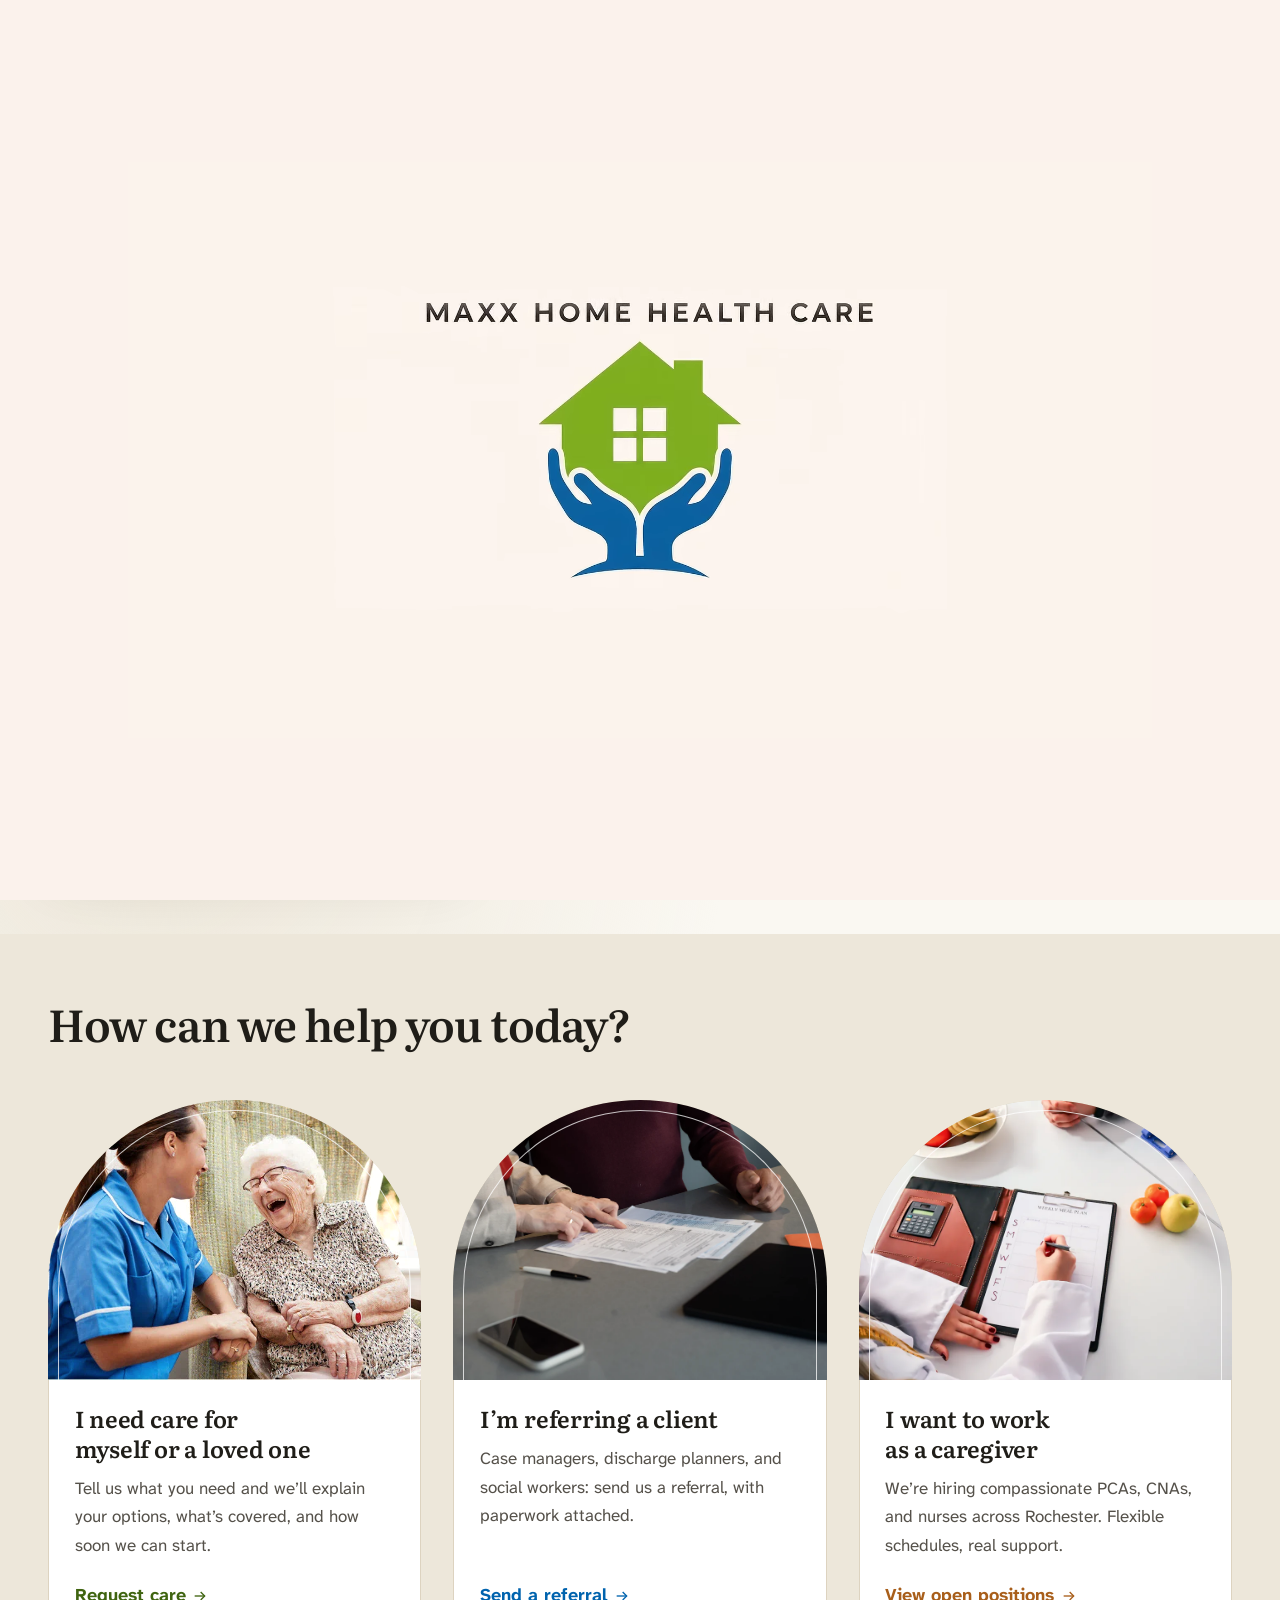
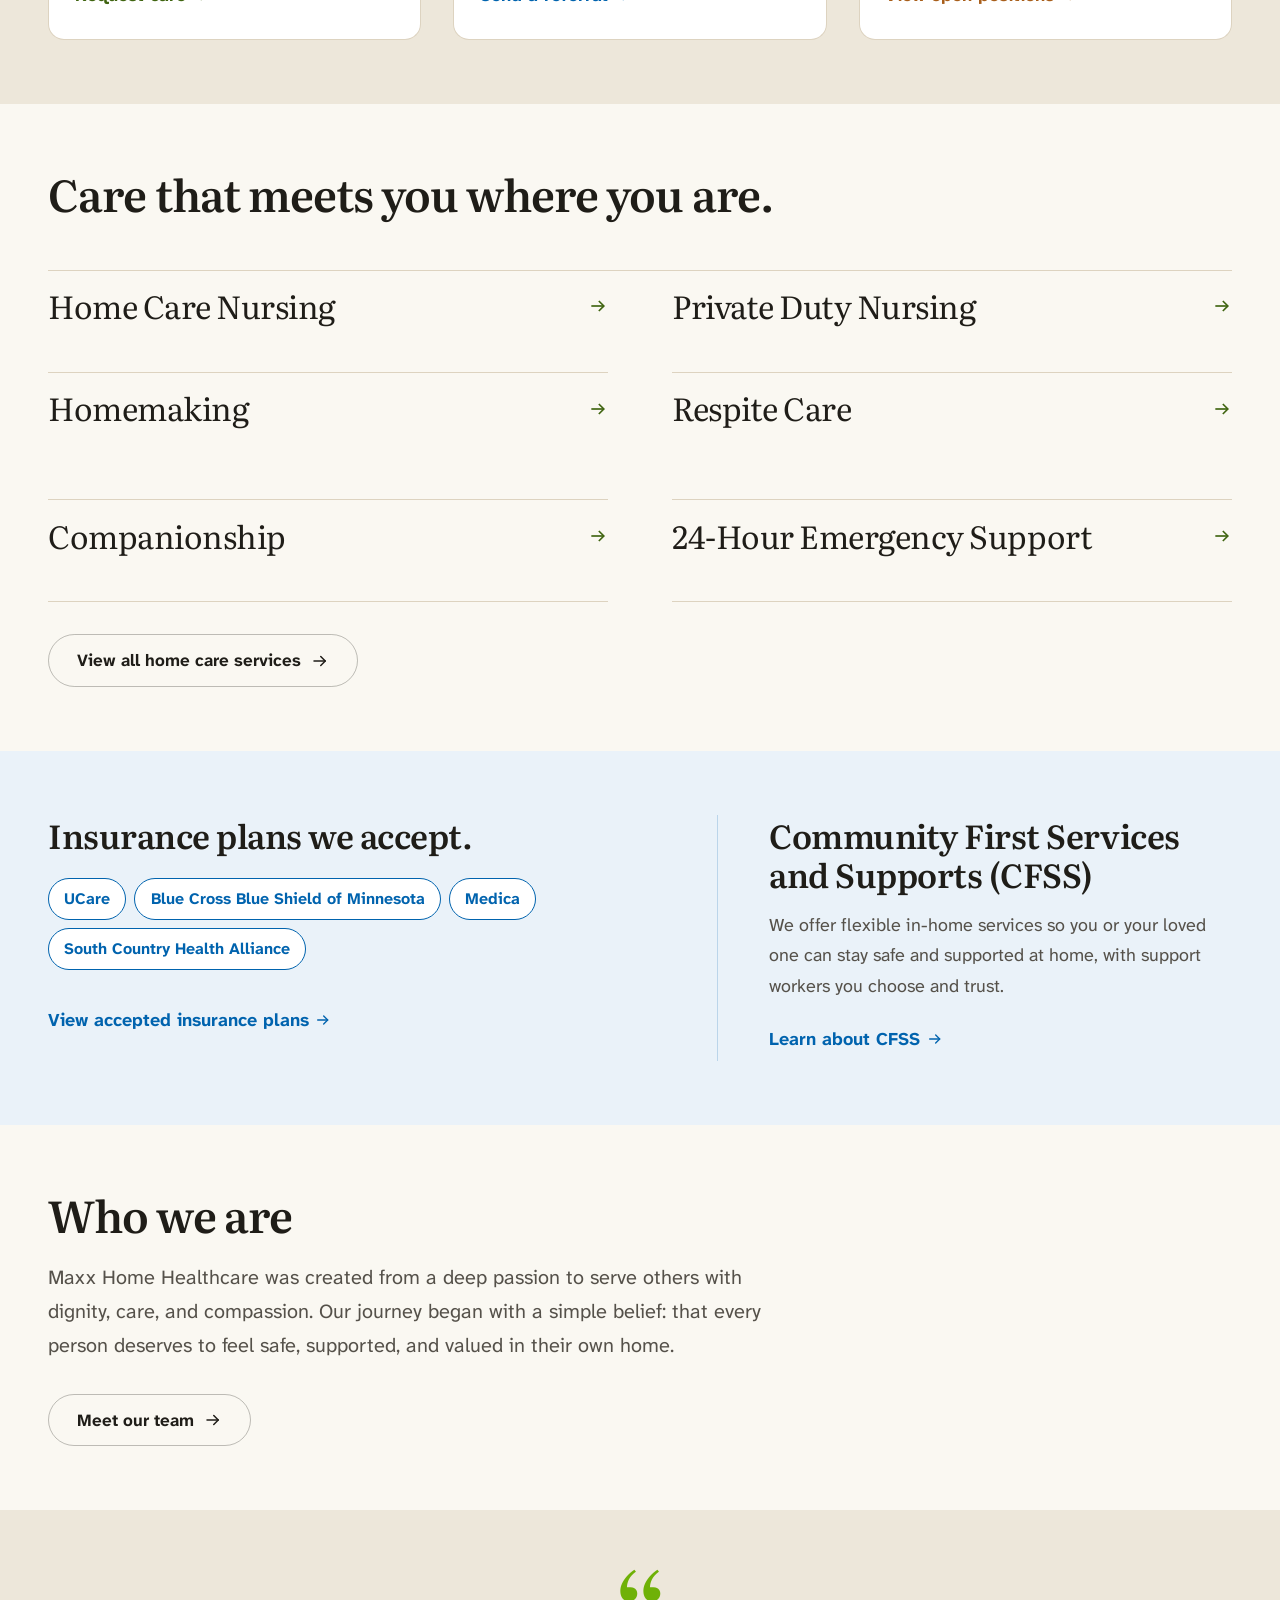
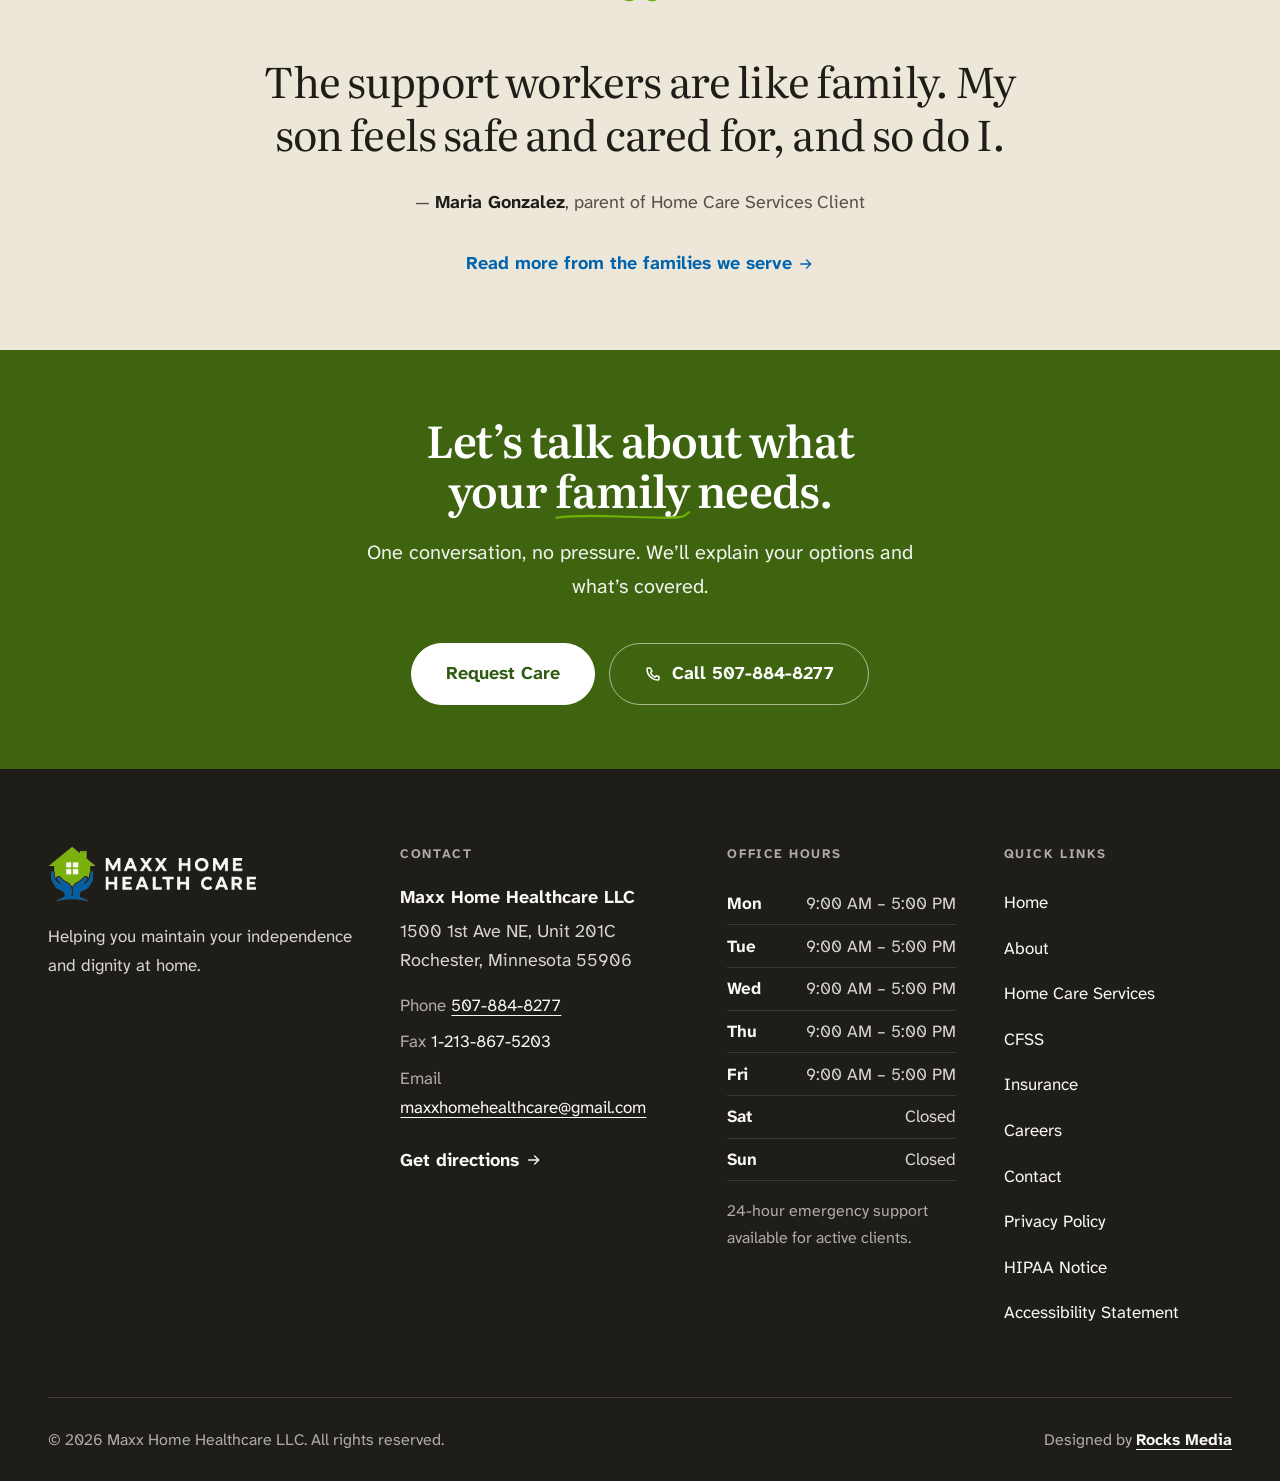
<file: index.html>
<!DOCTYPE html>
<html lang="en">
<head>
<meta charset="utf-8">
<meta name="viewport" content="width=device-width, initial-scale=1">

<title>Home Care &amp; CFSS Services in Rochester, MN | Maxx Home Healthcare</title>
<meta name="description" content="Home care in Rochester, Minnesota: home care nursing, private duty nursing, homemaking, respite care, companionship, 24-hour emergency support, and CFSS. Call 507-884-8277.">
<link rel="canonical" href="https://maxxhomehealthcarellc.com/">

<meta property="og:type" content="website">
<meta property="og:site_name" content="Maxx Home Healthcare LLC">
<meta property="og:url" content="https://maxxhomehealthcarellc.com/">
<meta property="og:title" content="Home Care &amp; CFSS Services in Rochester, MN | Maxx Home Healthcare">
<meta property="og:description" content="Home care in Rochester, Minnesota: home care nursing, private duty nursing, homemaking, respite care, companionship, 24-hour emergency support, and CFSS. Call 507-884-8277.">
<meta property="og:image" content="https://maxxhomehealthcarellc.com/assets/img/og-image.jpg">
<meta property="og:image:width" content="1200">
<meta property="og:image:height" content="630">
<meta property="og:locale" content="en_US">
<meta name="twitter:card" content="summary_large_image">

<meta name="theme-color" content="#faf8f2">
<link rel="icon" href="/favicon.ico" sizes="48x48">
<link rel="icon" href="/assets/img/favicon-64.png" type="image/png" sizes="64x64">
<link rel="apple-touch-icon" href="/assets/img/apple-touch-icon.png">
<link rel="manifest" href="/site.webmanifest">

<link rel="preload" href="assets/fonts/literata-latin.woff2" as="font" type="font/woff2" crossorigin>
<link rel="preload" href="assets/fonts/atkinson-latin.woff2" as="font" type="font/woff2" crossorigin>
<script>
/* Motion is armed only when welcome. Without this class every animated
   element renders in its final state; if main.js never runs, disarm. */
(function () {
  var d = document.documentElement;
  if (matchMedia('(prefers-reduced-motion: reduce)').matches) return;
  d.classList.add('js-anim');
  setTimeout(function () { if (!d.dataset.jsReady) d.classList.remove('js-anim'); }, 4000);
}());
</script>
<script>
(function () {
  var INTRO_EVERY_LOAD = false; // true replays the intro on every load
  try {
    if (!INTRO_EVERY_LOAD && sessionStorage.getItem('maxx-intro')) return;
    sessionStorage.setItem('maxx-intro', 'seen');
  } catch (e) { return; }
  var d = document.documentElement;
  var reduced = matchMedia('(prefers-reduced-motion: reduce)').matches;
  d.classList.add('intro-on');
  if (!reduced) d.classList.add('intro-hold');
  var l = document.createElement('link');
  l.rel = 'preload'; l.as = 'image'; l.type = 'image/webp'; l.fetchPriority = 'high';
  l.href = reduced ? 'assets/intro/intro-end.webp?v=1791556452' : 'assets/intro/intro-poster.webp?v=1791556452';
  document.head.appendChild(l);
  setTimeout(function () {
    if (!d.classList.contains('intro-on')) return;
    var o = document.getElementById('intro');
    if (o) o.remove();
    d.classList.remove('intro-on', 'intro-hold');
    document.dispatchEvent(new CustomEvent('maxx:intro-release'));
  }, 6000);
}());
</script>
<link rel="stylesheet" href="assets/css/style.css?v=1791556452">
<link rel="stylesheet" href="assets/intro/intro.css?v=1791556452">
<link rel="preload" as="image" type="image/webp" href="assets/img/hero-800.webp" imagesrcset="assets/img/hero-800.webp 800w, assets/img/hero-1200.webp 1200w" imagesizes="(min-width: 960px) 48vw, 100vw">

<script type="application/ld+json">
{
  "@context": "https://schema.org",
  "@graph": [
    {
      "@type": "Organization",
      "@id": "https://maxxhomehealthcarellc.com/#organization",
      "name": "Maxx Home Healthcare LLC",
      "url": "https://maxxhomehealthcarellc.com/",
      "email": "maxxhomehealthcare@gmail.com",
      "telephone": "+1-507-884-8277",
      "faxNumber": "+1-213-867-5203",
      "logo": {
        "@type": "ImageObject",
        "url": "https://maxxhomehealthcarellc.com/assets/img/logo.png"
      },
      "address": {
        "@type": "PostalAddress",
        "streetAddress": "1500 1st Ave NE, Unit 201C",
        "addressLocality": "Rochester",
        "addressRegion": "MN",
        "postalCode": "55906",
        "addressCountry": "US"
      }
    },
    {
      "@type": [
        "HomeHealthCareService",
        "MedicalBusiness",
        "LocalBusiness"
      ],
      "@id": "https://maxxhomehealthcarellc.com/#business",
      "name": "Maxx Home Healthcare LLC",
      "url": "https://maxxhomehealthcarellc.com/",
      "parentOrganization": {
        "@id": "https://maxxhomehealthcarellc.com/#organization"
      },
      "description": "Home care, home care nursing, and Community First Services and Supports (CFSS) for people in Rochester, Minnesota and the surrounding communities.",
      "slogan": "Helping you maintain your independence and dignity at home.",
      "telephone": "+1-507-884-8277",
      "faxNumber": "+1-213-867-5203",
      "email": "maxxhomehealthcare@gmail.com",
      "priceRange": "$$",
      "image": "https://maxxhomehealthcarellc.com/assets/img/og-image.jpg",
      "address": {
        "@type": "PostalAddress",
        "streetAddress": "1500 1st Ave NE, Unit 201C",
        "addressLocality": "Rochester",
        "addressRegion": "MN",
        "postalCode": "55906",
        "addressCountry": "US"
      },
      "areaServed": [
        {
          "@type": "City",
          "name": "Rochester",
          "addressRegion": "MN"
        }
      ],
      "openingHoursSpecification": [
        {
          "@type": "OpeningHoursSpecification",
          "dayOfWeek": [
            "Monday",
            "Tuesday",
            "Wednesday",
            "Thursday",
            "Friday"
          ],
          "opens": "09:00",
          "closes": "17:00"
        }
      ],
      "hasOfferCatalog": {
        "@type": "OfferCatalog",
        "name": "Home care services",
        "itemListElement": [
          {
            "@type": "Offer",
            "itemOffered": {
              "@type": "Service",
              "name": "Home Care Nursing"
            }
          },
          {
            "@type": "Offer",
            "itemOffered": {
              "@type": "Service",
              "name": "Private Duty Nursing"
            }
          },
          {
            "@type": "Offer",
            "itemOffered": {
              "@type": "Service",
              "name": "Homemaking"
            }
          },
          {
            "@type": "Offer",
            "itemOffered": {
              "@type": "Service",
              "name": "Respite Care"
            }
          },
          {
            "@type": "Offer",
            "itemOffered": {
              "@type": "Service",
              "name": "Companionship"
            }
          },
          {
            "@type": "Offer",
            "itemOffered": {
              "@type": "Service",
              "name": "24-Hour Emergency Support"
            }
          },
          {
            "@type": "Offer",
            "itemOffered": {
              "@type": "Service",
              "name": "Community First Services and Supports (CFSS)"
            }
          }
        ]
      }
    },
    {
      "@type": "BreadcrumbList",
      "@id": "https://maxxhomehealthcarellc.com/#breadcrumb",
      "itemListElement": [
        {
          "@type": "ListItem",
          "position": 1,
          "name": "Home",
          "item": "https://maxxhomehealthcarellc.com/"
        }
      ]
    }
  ]
}
</script>
</head>
<body>
<div class="intro" id="intro" aria-hidden="true">
  <video class="intro__media" width="1920" height="1080" autoplay muted playsinline preload="auto"
         poster="assets/intro/intro-poster.webp?v=1791556452" tabindex="-1" disablepictureinpicture disableremoteplayback>
    <source data-src="assets/intro/maxx-intro-1280.mp4?v=1791556452" type="video/mp4" media="(max-width: 900px)">
    <source data-src="assets/intro/maxx-intro-1280.webm?v=1791556452" type="video/webm" media="(max-width: 900px)">
    <source data-src="assets/intro/maxx-intro-1920.mp4?v=1791556452" type="video/mp4">
    <source data-src="assets/intro/maxx-intro-1920.webm?v=1791556452" type="video/webm">
  </video>
</div>
<script>
/* Start the download while the page is still parsing; intro.js takes over. */
(function () {
  var d = document.documentElement;
  if (!d.classList.contains('intro-hold')) return;
  var v = document.querySelector('#intro video');
  [].forEach.call(v.querySelectorAll('source[data-src]'), function (s) { s.src = s.getAttribute('data-src'); });
  v.dataset.loading = '1';
  v.load();
}());
</script>

<a class="skip-link" href="#main">Skip to main content</a>

<svg width="0" height="0" style="position:absolute" aria-hidden="true" focusable="false">
  <defs>
    <symbol id="i-arrow" viewBox="0 0 24 24"><path d="M4 12h15"/><path d="M13 6l6 6-6 6"/></symbol>
    <symbol id="i-phone" viewBox="0 0 24 24"><path d="M8.4 4H5.2A1.2 1.2 0 0 0 4 5.2 14.8 14.8 0 0 0 18.8 20a1.2 1.2 0 0 0 1.2-1.2v-3.2l-3.6-1.2-1.8 1.8a11.6 11.6 0 0 1-5.8-5.8L10.6 8z"/></symbol>
    <symbol id="i-chevron" viewBox="0 0 24 24"><path d="M5 9l7 7 7-7"/></symbol>
    <symbol id="i-plus" viewBox="0 0 24 24"><path d="M12 5v14"/><path d="M5 12h14"/></symbol>
    <symbol id="i-check" viewBox="0 0 24 24"><path d="M4 12.5l5.2 5.2L20 6.8"/></symbol>
    <symbol id="i-close" viewBox="0 0 24 24"><path d="M6 6l12 12"/><path d="M18 6L6 18"/></symbol>
    <symbol id="i-menu" viewBox="0 0 24 24"><path d="M4 7h16"/><path d="M4 12h16"/><path d="M4 17h16"/></symbol>
    <symbol id="i-shield" viewBox="0 0 24 24"><path d="M12 3l7.5 3v5.2c0 4.6-3.1 8.4-7.5 10.3C7.6 19.6 4.5 15.8 4.5 11.2V6z"/><path d="M9 12l2.2 2.2L15.4 10"/></symbol>
    <symbol id="i-badge" viewBox="0 0 24 24"><circle cx="12" cy="12" r="8.5"/><path d="M8.4 12.2l2.5 2.5 4.7-5"/></symbol>
    <symbol id="i-clock" viewBox="0 0 24 24"><circle cx="12" cy="12" r="8.5"/><path d="M12 7.2V12l3.2 2"/></symbol>
    <symbol id="i-wallet" viewBox="0 0 24 24"><path d="M3.5 7.5A2 2 0 0 1 5.5 5.5h11a2 2 0 0 1 2 2"/><rect x="3.5" y="7.5" width="17" height="11" rx="2"/><path d="M15 13h2.5"/></symbol>
    <symbol id="i-home" viewBox="0 0 24 24"><path d="M3.5 11L12 3.5 20.5 11"/><path d="M6 9.4V20.5h12V9.4"/><path d="M10 20.5v-5h4v5"/></symbol>
    <symbol id="i-heart" viewBox="0 0 24 24"><path d="M12 20.5s-7.2-4.6-7.2-9.5a4.1 4.1 0 0 1 7.2-2.7 4.1 4.1 0 0 1 7.2 2.7c0 4.9-7.2 9.5-7.2 9.5z"/></symbol>
    <symbol id="i-person-check" viewBox="0 0 24 24"><circle cx="10" cy="7.5" r="3.5"/><path d="M3.8 20.2a6.4 6.4 0 0 1 11-4"/><path d="M14.5 17.5l2 2 4-4"/></symbol>
    <symbol id="i-cup" viewBox="0 0 24 24"><path d="M4 8.5h12v5.2a6 6 0 0 1-12 0z"/><path d="M16 9.6h1.8a2.2 2.2 0 0 1 0 4.4H16"/><path d="M3 20.5h14"/></symbol>
    <symbol id="i-people" viewBox="0 0 24 24"><circle cx="9" cy="8" r="3.2"/><path d="M3.5 20a5.5 5.5 0 0 1 11 0"/><path d="M16 5.2a3.2 3.2 0 0 1 0 5.6"/><path d="M17 15.2a5.5 5.5 0 0 1 3.5 4.8"/></symbol>
    <symbol id="i-bell" viewBox="0 0 24 24"><path d="M6.5 10a5.5 5.5 0 0 1 11 0c0 4 1.5 5.5 1.5 5.5H5S6.5 14 6.5 10z"/><path d="M10.2 19a2 2 0 0 0 3.6 0"/></symbol>
    <symbol id="i-pin" viewBox="0 0 24 24"><path d="M19 10.4c0 5.2-7 10.6-7 10.6s-7-5.4-7-10.6a7 7 0 0 1 14 0z"/><circle cx="12" cy="10.2" r="2.6"/></symbol>
    <symbol id="i-handshake" viewBox="0 0 24 24"><path d="M3 9.5l3-3 3.5 1.5L12 6l2.5 2L18 6.5l3 3"/><path d="M3 9.5v5l4 4 2-2 2 2 2-2 2 2 4-4v-5"/></symbol>
  </defs>
</svg>

<!-- Announcement -->
<div class="announce" id="announce">
  <div class="shell announce__inner">
    <span class="announce__dot" aria-hidden="true"></span>
    <p><strong>Accepting referrals</strong> &ndash; call us today at <a href="tel:+15078848277">507-884-8277</a></p>
    <button type="button" class="announce__close" id="announce-close">
      <svg class="icon" aria-hidden="true"><use href="#i-close"></use></svg>
      <span class="visually-hidden">Dismiss this notice</span>
    </button>
  </div>
</div>

<!-- Header -->
<header class="header" id="header">
  <div class="shell header__inner">

    <a class="brand" href="index.html" aria-label="Maxx Home Healthcare, home page">
      <img src="assets/img/logo.webp?v=1791556452" alt="Maxx Home Health Care" width="625" height="168">
    </a>

    <nav class="nav" aria-label="Main">
      <ul class="nav__list">
        <li><a class="nav__link" href="index.html" aria-current="page">Home</a></li>
        <li><a class="nav__link" href="about.html">About</a></li>
        <li class="has-menu" data-menu>
          <a class="nav__link" href="services.html" aria-expanded="false" aria-controls="services-menu" data-menu-trigger>
            Services
            <svg class="nav__caret" aria-hidden="true"><use href="#i-chevron"></use></svg>
          </a>
          <ul class="submenu" id="services-menu" hidden>
            <li><a href="services.html">Home Care Services</a></li>
            <li><a href="cfss.html">CFSS</a></li>
            <li><a href="services.html#home-care-nursing">Home Care Nursing</a></li>
            <li><a href="services.html#private-duty-nursing">Private Duty Nursing</a></li>
            <li><a href="services.html#respite-care">Respite Care</a></li>
            <li><a href="services.html#companionship">Companionship</a></li>
          </ul>
</li>
        <li><a class="nav__link" href="insurance.html">Insurance</a></li>
        <li><a class="nav__link" href="careers.html">Careers</a></li>
        <li><a class="nav__link" href="contact.html">Contact</a></li>
      </ul>
    </nav>

    <div class="header__actions">
      <a class="header__phone" href="tel:+15078848277">
        <svg class="icon" aria-hidden="true"><use href="#i-phone"></use></svg>
        507-884-8277
      </a>
      <a class="btn btn--primary" href="contact.html?type=care">Request Care</a>
    </div>

    <div class="header__mobile">
      <a class="icon-btn icon-btn--call" href="tel:+15078848277">
        <svg class="icon" aria-hidden="true"><use href="#i-phone"></use></svg>
        <span class="visually-hidden">Call 507-884-8277</span>
      </a>
      <button type="button" class="icon-btn icon-btn--menu" id="menu-open" aria-expanded="false" aria-controls="drawer">
        <svg class="icon" aria-hidden="true"><use href="#i-menu"></use></svg>
        <span class="visually-hidden">Open menu</span>
      </button>
    </div>

  </div>
</header>

<div class="drawer-backdrop" id="drawer-backdrop" hidden></div>

<div class="drawer" id="drawer" role="dialog" aria-modal="true" aria-label="Site menu" hidden>
  <div class="drawer__head">
    <img src="assets/img/logo.webp?v=1791556452" alt="" width="625" height="168">
    <button type="button" class="icon-btn icon-btn--menu" id="menu-close">
      <svg class="icon" aria-hidden="true"><use href="#i-close"></use></svg>
      <span class="visually-hidden">Close menu</span>
    </button>
  </div>
  <ul class="drawer__nav">
    <li><a href="index.html" aria-current="page">Home</a></li>
    <li><a href="about.html">About</a></li>
    <li>
      <a href="services.html">Services</a>
      <ul class="drawer__sub">
        <li><a href="services.html">Home Care Services</a></li>
        <li><a href="cfss.html">CFSS</a></li>
        <li><a href="services.html#home-care-nursing">Home Care Nursing</a></li>
        <li><a href="services.html#private-duty-nursing">Private Duty Nursing</a></li>
        <li><a href="services.html#respite-care">Respite Care</a></li>
        <li><a href="services.html#companionship">Companionship</a></li>
      </ul>
</li>
    <li><a href="insurance.html">Insurance</a></li>
    <li><a href="careers.html">Careers</a></li>
    <li><a href="contact.html">Contact</a></li>
  </ul>
  <div class="drawer__foot">
    <a class="btn btn--primary btn--wide" href="contact.html?type=care">Request Care</a>
    <a class="btn btn--outline btn--wide" href="careers.html">Apply for a Job</a>
  </div>
</div>

<main id="main">

  <!-- 1. Hero -->
  <section class="hero" id="hero" aria-labelledby="hero-h">
    <div class="hero__grid">

      <div class="hero__copy">
        <span class="eyebrow" data-land="eyebrow">Serving Rochester, Minnesota</span>

        <h1 class="hero__title" id="hero-h"><span class="visually-hidden">Helping you maintain your independence and dignity at home.</span><span class="hl" aria-hidden="true"><span class="hl-text">Helping you maintain your independence and dignity at</span>&nbsp;<span class="hl-home"><span class="hl-home__word uword" data-draw="hero">home<svg class="scribble" viewBox="0 0 100 12" preserveAspectRatio="none" aria-hidden="true" focusable="false"><path d="M1 7.4C18 3.6 38 5.6 55 6.3S86 8.9 94.5 6.1Q97.2 4.3 99.5 1.2"/></svg></span><span class="hl-home__dot">.</span></span></span></h1>

        <p class="hero__sub" data-land="sub">Home care nursing, private duty nursing, homemaking, respite care, companionship, and CFSS services in the comfort of your own home.</p>

        <div class="btn-row" data-land="btns">
          <a class="btn btn--primary btn--hero" href="contact.html?type=care">
            Request Care
            <svg aria-hidden="true"><use href="#i-arrow"></use></svg>
          </a>
          <a class="btn btn--outline btn--hero" href="tel:+15078848277">
            <svg aria-hidden="true"><use href="#i-phone"></use></svg>
            Call 507-884-8277
          </a>
        </div>

        <p class="hero__note" data-land="note"><a class="textlink" href="insurance.html">View accepted insurance plans <svg aria-hidden="true"><use href="#i-arrow"></use></svg></a></p>
      </div>

      <div class="hero__media">
        <svg class="hero__blob" viewBox="0 0 600 520" aria-hidden="true" preserveAspectRatio="none">
          <path fill="currentColor" d="M470 34c62 44 108 118 122 196 14 78-4 160-58 210-54 50-144 68-226 58-82-10-156-48-206-110C52 326 28 240 52 168 76 96 148 38 226 16c78-22 182-26 244 18z"/>
        </svg>

        <figure class="photo hero__photo" data-land="photo">
          <img src="assets/img/hero-800.webp" srcset="assets/img/hero-800.webp 800w, assets/img/hero-1200.webp 1200w"
               sizes="(min-width: 960px) 48vw, 100vw" width="1200" height="1200"
               alt="A smiling caregiver in blue scrubs, hands resting on the shoulders of an older client in a wheelchair, beside a sunny window at home."
               fetchpriority="high" decoding="async">
        </figure>

        <div class="hero__hours" id="hours-card" data-open="false" data-land="hours">
          <span class="status-dot" aria-hidden="true"></span>
          <p>
            <b id="hours-status">Office hours</b>
            <span>Mon&ndash;Fri &middot; 9&ndash;5</span>
</p>
        </div>

        <figure class="hero__quote" data-land="quote">
          <div>
            <blockquote>&ldquo;They helped me feel like I was finally being heard.&rdquo;</blockquote>
            <cite><b>Abdullahi Mohamed</b>, CFSS client</cite>
          </div>
        </figure>
      </div>

    </div>

    <div class="shell">
      <ul class="hero__proof" data-land="proof" aria-label="Why families trust us">
        <li><svg class="icon" aria-hidden="true"><use href="#i-check"></use></svg> Licensed &amp; insured</li>
        <li><svg class="icon" aria-hidden="true"><use href="#i-check"></use></svg> Background-checked caregivers</li>
        <li><svg class="icon" aria-hidden="true"><use href="#i-check"></use></svg> 24-hour emergency support</li>
        <li><svg class="icon" aria-hidden="true"><use href="#i-check"></use></svg> Insurance plans accepted</li>
      </ul>
    </div>
  </section>

  <!-- 2. Doorways -->
  <section class="band band--oat band--tight" aria-labelledby="doors-h">
    <div class="shell">
      <div class="section-head"><h2 id="doors-h">How can we help you today?</h2></div>
      <ul class="doorways">
        <li>
          <a class="doorway" href="contact.html?type=care">
            <span class="doorway__arch" aria-hidden="true">
              <span class="doorway__img"><img src="assets/img/door-care.webp" width="640" height="460" alt="" loading="lazy" decoding="async" style="object-position:50% 35%"></span>
              <span class="doorway__glow"></span>
            </span>
            <div class="doorway__body">
              <h3>I need care for myself or a loved one</h3>
              <p>Tell us what you need and we&rsquo;ll explain your options, what&rsquo;s covered, and how soon we can start.</p>
              <span class="doorway__cta">Request care <svg aria-hidden="true"><use href="#i-arrow"></use></svg></span>
            </div>
          </a>
</li>
        <li>
          <a class="doorway doorway--blue" href="contact.html?type=referral">
            <span class="doorway__arch" aria-hidden="true">
              <span class="doorway__img"><img src="assets/img/door-referral.webp" width="1000" height="667" alt="" loading="lazy" decoding="async" style="object-position:50% 50%"></span>
              <span class="doorway__glow"></span>
            </span>
            <div class="doorway__body">
              <h3>I&rsquo;m referring a client</h3>
              <p>Case managers, discharge planners, and social workers: send us a referral, with paperwork attached.</p>
              <span class="doorway__cta">Send a referral <svg aria-hidden="true"><use href="#i-arrow"></use></svg></span>
            </div>
          </a>
</li>
        <li>
          <a class="doorway doorway--amber" href="careers.html">
            <span class="doorway__arch" aria-hidden="true">
              <span class="doorway__img"><img src="assets/img/door-careers.webp" width="900" height="702" alt="" loading="lazy" decoding="async" style="object-position:50% 60%"></span>
              <span class="doorway__glow"></span>
            </span>
            <div class="doorway__body">
              <h3>I want to work as a caregiver</h3>
              <p>We&rsquo;re hiring compassionate PCAs, CNAs, and nurses across Rochester. Flexible schedules, real support.</p>
              <span class="doorway__cta">View open positions <svg aria-hidden="true"><use href="#i-arrow"></use></svg></span>
            </div>
          </a>
</li>
      </ul>
    </div>
  </section>

  <!-- 3. Services preview -->
  <section class="band band--paper band--tight" id="services" aria-labelledby="services-h">
    <div class="shell">
      <div class="section-head"><h2 id="services-h">Care that meets you where you are.</h2></div>
      <ul class="svc-list">
        <li><a class="svc-row" href="services.html#home-care-nursing"><span class="svc-row__name">Home Care Nursing</span><svg aria-hidden="true"><use href="#i-arrow"></use></svg><span class="svc-row__desc">Nursing care at home from licensed nurses.</span></a></li>
        <li><a class="svc-row" href="services.html#private-duty-nursing"><span class="svc-row__name">Private Duty Nursing</span><svg aria-hidden="true"><use href="#i-arrow"></use></svg><span class="svc-row__desc">One-on-one nursing care for clients with complex medical needs.</span></a></li>
        <li><a class="svc-row" href="services.html#homemaking"><span class="svc-row__name">Homemaking</span><svg aria-hidden="true"><use href="#i-arrow"></use></svg><span class="svc-row__desc">Assistance with cleaning, meal preparation, laundry, and daily household tasks.</span></a></li>
        <li><a class="svc-row" href="services.html#respite-care"><span class="svc-row__name">Respite Care</span><svg aria-hidden="true"><use href="#i-arrow"></use></svg><span class="svc-row__desc">Temporary relief for family caregivers to rest and recharge.</span></a></li>
        <li><a class="svc-row" href="services.html#companionship"><span class="svc-row__name">Companionship</span><svg aria-hidden="true"><use href="#i-arrow"></use></svg><span class="svc-row__desc">Friendly, supportive care to reduce isolation and promote well-being.</span></a></li>
        <li><a class="svc-row" href="services.html#emergency-support"><span class="svc-row__name">24-Hour Emergency Support</span><svg aria-hidden="true"><use href="#i-arrow"></use></svg><span class="svc-row__desc">Around-the-clock assistance for urgent needs.</span></a></li>
      </ul>
      <p class="block-foot">
        <a class="btn btn--outline" href="services.html">
          View all home care services
          <svg aria-hidden="true"><use href="#i-arrow"></use></svg>
        </a>
</p>
    </div>
  </section>

  <!-- 4. Paying for care -->
  <section class="band band--sky band--tight" aria-labelledby="pay-h">
    <div class="shell">
      <h2 id="pay-h" class="visually-hidden">Paying for care</h2>
      <div class="pay">
        <div class="pay__col">
          <h3>Insurance plans we accept.</h3>
          <ul class="tags">
            <li>UCare</li>
            <li>Blue Cross Blue Shield of Minnesota</li>
            <li>Medica</li>
            <li>South Country Health Alliance</li>
          </ul>
          <a class="textlink" href="insurance.html">View accepted insurance plans <svg aria-hidden="true"><use href="#i-arrow"></use></svg></a>
        </div>
        <div class="pay__col">
          <h3>Community First Services and Supports (CFSS)</h3>
          <p>We offer flexible in-home services so you or your loved one can stay safe and supported at home, with support workers you choose and trust.</p>
          <a class="textlink" href="cfss.html">Learn about CFSS <svg aria-hidden="true"><use href="#i-arrow"></use></svg></a>
        </div>
      </div>
    </div>
  </section>

  <!-- 5. Who we are -->
  <section class="band band--paper band--tight" aria-labelledby="who-h">
    <div class="shell">
      <div class="who__text">
        <h2 id="who-h">Who we are</h2>
        <p>Maxx Home Healthcare was created from a deep passion to serve others with dignity, care, and compassion. Our journey began with a simple belief: that every person deserves to feel safe, supported, and valued in their own home.</p>
        <a class="btn btn--outline" href="about.html#team">
          Meet our team
          <svg aria-hidden="true"><use href="#i-arrow"></use></svg>
        </a>
      </div>
    </div>
  </section>

  <!-- 6. Testimonial -->
  <section class="band band--oat band--tight" aria-labelledby="quote-h">
    <div class="shell">
      <h2 id="quote-h" class="visually-hidden">What families tell us</h2>
      <figure class="feature-quote">
        <span class="quote__mark" aria-hidden="true">&ldquo;</span>
        <blockquote>The support workers are like family. My son feels safe and cared for, and so do I.</blockquote>
        <figcaption>&mdash; <b>Maria Gonzalez</b>, parent of Home Care Services Client</figcaption>
        <a class="textlink" href="about.html#reviews">Read more from the families we serve <svg aria-hidden="true"><use href="#i-arrow"></use></svg></a>
      </figure>
    </div>
  </section>

  <!-- 7. Final call to action -->
  <section class="band band--leaf band--tight final" aria-labelledby="final-h">
    <div class="shell">
      <h2 id="final-h">Let&rsquo;s talk about what your <span class="uword" data-draw="view">family<svg class="scribble" viewBox="0 0 100 12" preserveAspectRatio="none" aria-hidden="true" focusable="false"><path d="M1 7.4C18 3.6 38 5.6 55 6.3S86 8.9 94.5 6.1Q97.2 4.3 99.5 1.2"/></svg></span> needs.</h2>
      <p>One conversation, no pressure. We&rsquo;ll explain your options and what&rsquo;s covered.</p>
      <div class="btn-row">
        <a class="btn btn--paper btn--hero" href="contact.html?type=care">Request Care</a>
        <a class="btn btn--invert-outline btn--hero" href="tel:+15078848277">
          <svg aria-hidden="true"><use href="#i-phone"></use></svg>
          Call 507-884-8277
        </a>
      </div>
    </div>
  </section>

</main>

<footer class="footer">
  <div class="shell">
    <div class="footer__grid">

      <div class="footer__brand">
        <h2 class="visually-hidden">Maxx Home Healthcare</h2>
        <img src="assets/img/logo-cream.webp?v=1791556452" alt="Maxx Home Health Care" width="625" height="168">
        <p class="footer__tagline">Helping you maintain your independence and dignity at home.</p>
      </div>

      <div class="footer__contact">
        <h3>Contact</h3>
        <address>
          <b>Maxx Home Healthcare LLC</b>
          1500 1st Ave NE, Unit 201C<br>
          Rochester, Minnesota 55906
        </address>
        <ul>
          <li><span>Phone</span> <a href="tel:+15078848277">507-884-8277</a></li>
          <li><span>Fax</span> 1-213-867-5203</li>
          <li><span>Email</span> <a href="mailto:maxxhomehealthcare@gmail.com">maxxhomehealthcare@gmail.com</a></li>
        </ul>
        <p style="margin-top:1rem">
          <a class="textlink" href="https://www.google.com/maps/dir/?api=1&amp;destination=1500+1st+Ave+NE+Unit+201C+Rochester+MN+55906" target="_blank" rel="noopener">
            Get directions
            <svg aria-hidden="true"><use href="#i-arrow"></use></svg>
          </a>
</p>
      </div>

      <div>
        <h3>Office hours</h3>
        <table class="hours">
          <tbody>
            <tr><th scope="row">Mon</th><td>9:00 AM &ndash; 5:00 PM</td></tr>
            <tr><th scope="row">Tue</th><td>9:00 AM &ndash; 5:00 PM</td></tr>
            <tr><th scope="row">Wed</th><td>9:00 AM &ndash; 5:00 PM</td></tr>
            <tr><th scope="row">Thu</th><td>9:00 AM &ndash; 5:00 PM</td></tr>
            <tr><th scope="row">Fri</th><td>9:00 AM &ndash; 5:00 PM</td></tr>
            <tr><th scope="row">Sat</th><td>Closed</td></tr>
            <tr><th scope="row">Sun</th><td>Closed</td></tr>
          </tbody>
        </table>
        <p class="footer__note">24-hour emergency support available for active clients.</p>
      </div>

      <nav aria-labelledby="quicklinks-h">
        <h3 id="quicklinks-h">Quick links</h3>
        <ul class="footer__links">
          <li><a href="index.html">Home</a></li>
          <li><a href="about.html">About</a></li>
          <li><a href="services.html">Home Care Services</a></li>
          <li><a href="cfss.html">CFSS</a></li>
          <li><a href="insurance.html">Insurance</a></li>
          <li><a href="careers.html">Careers</a></li>
          <li><a href="contact.html">Contact</a></li>
          <li><a href="privacy.html">Privacy Policy</a></li>
          <li><a href="hipaa.html">HIPAA Notice</a></li>
          <li><a href="accessibility.html">Accessibility Statement</a></li>
        </ul>
      </nav>

    </div>

    <div class="footer__bottom">
      <p>&copy; 2026 Maxx Home Healthcare LLC. All rights reserved.</p>
      <p>Designed by <a class="footer__credit" href="https://rocksmedia.ca" target="_blank" rel="noopener"><strong>Rocks Media</strong></a></p>
    </div>
  </div>
</footer>

<!-- Mobile action bar -->
<div class="actionbar" id="actionbar">
  <a class="btn btn--primary" href="tel:+15078848277">
    <svg aria-hidden="true"><use href="#i-phone"></use></svg>
    Call now
  </a>
  <a class="btn btn--invert-outline" href="contact.html?type=care">Request Care</a>
</div>

<!-- Cookie notice. Nothing non-essential loads until it is accepted. -->
<div class="cookie" id="cookie" role="region" aria-labelledby="cookie-h" hidden>
  <h2 id="cookie-h">Cookies on this site</h2>
  <p>We only use what the site needs to work. We won&rsquo;t load anything else &mdash; the map, or any measurement &mdash; unless you say yes.</p>
  <div class="btn-row">
    <button type="button" class="btn btn--outline" id="cookie-decline">Only essential</button>
    <button type="button" class="btn btn--primary" id="cookie-accept">Accept all</button>
  </div>
</div>

<script src="assets/intro/intro.js?v=1791556452" defer></script>
<script src="assets/js/main.js?v=1791556452" defer></script>
</body>
</html>
</file>
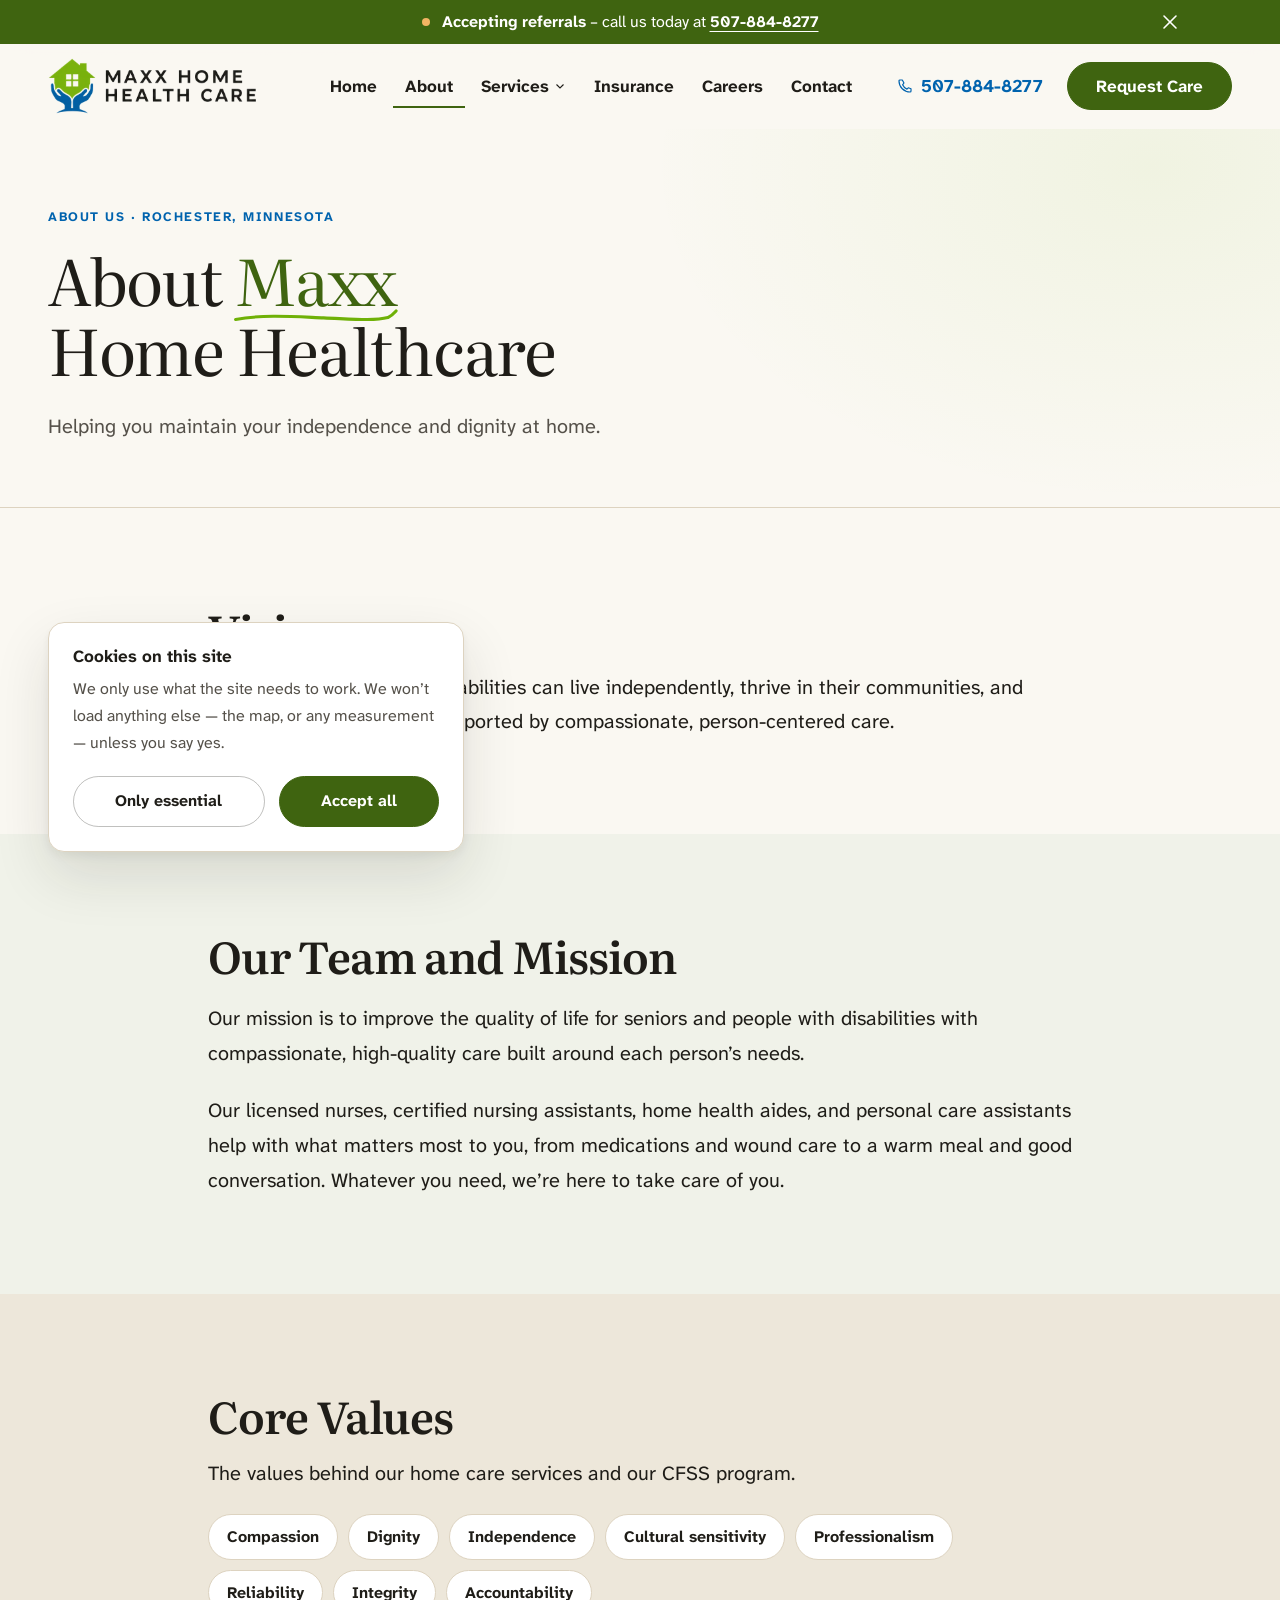
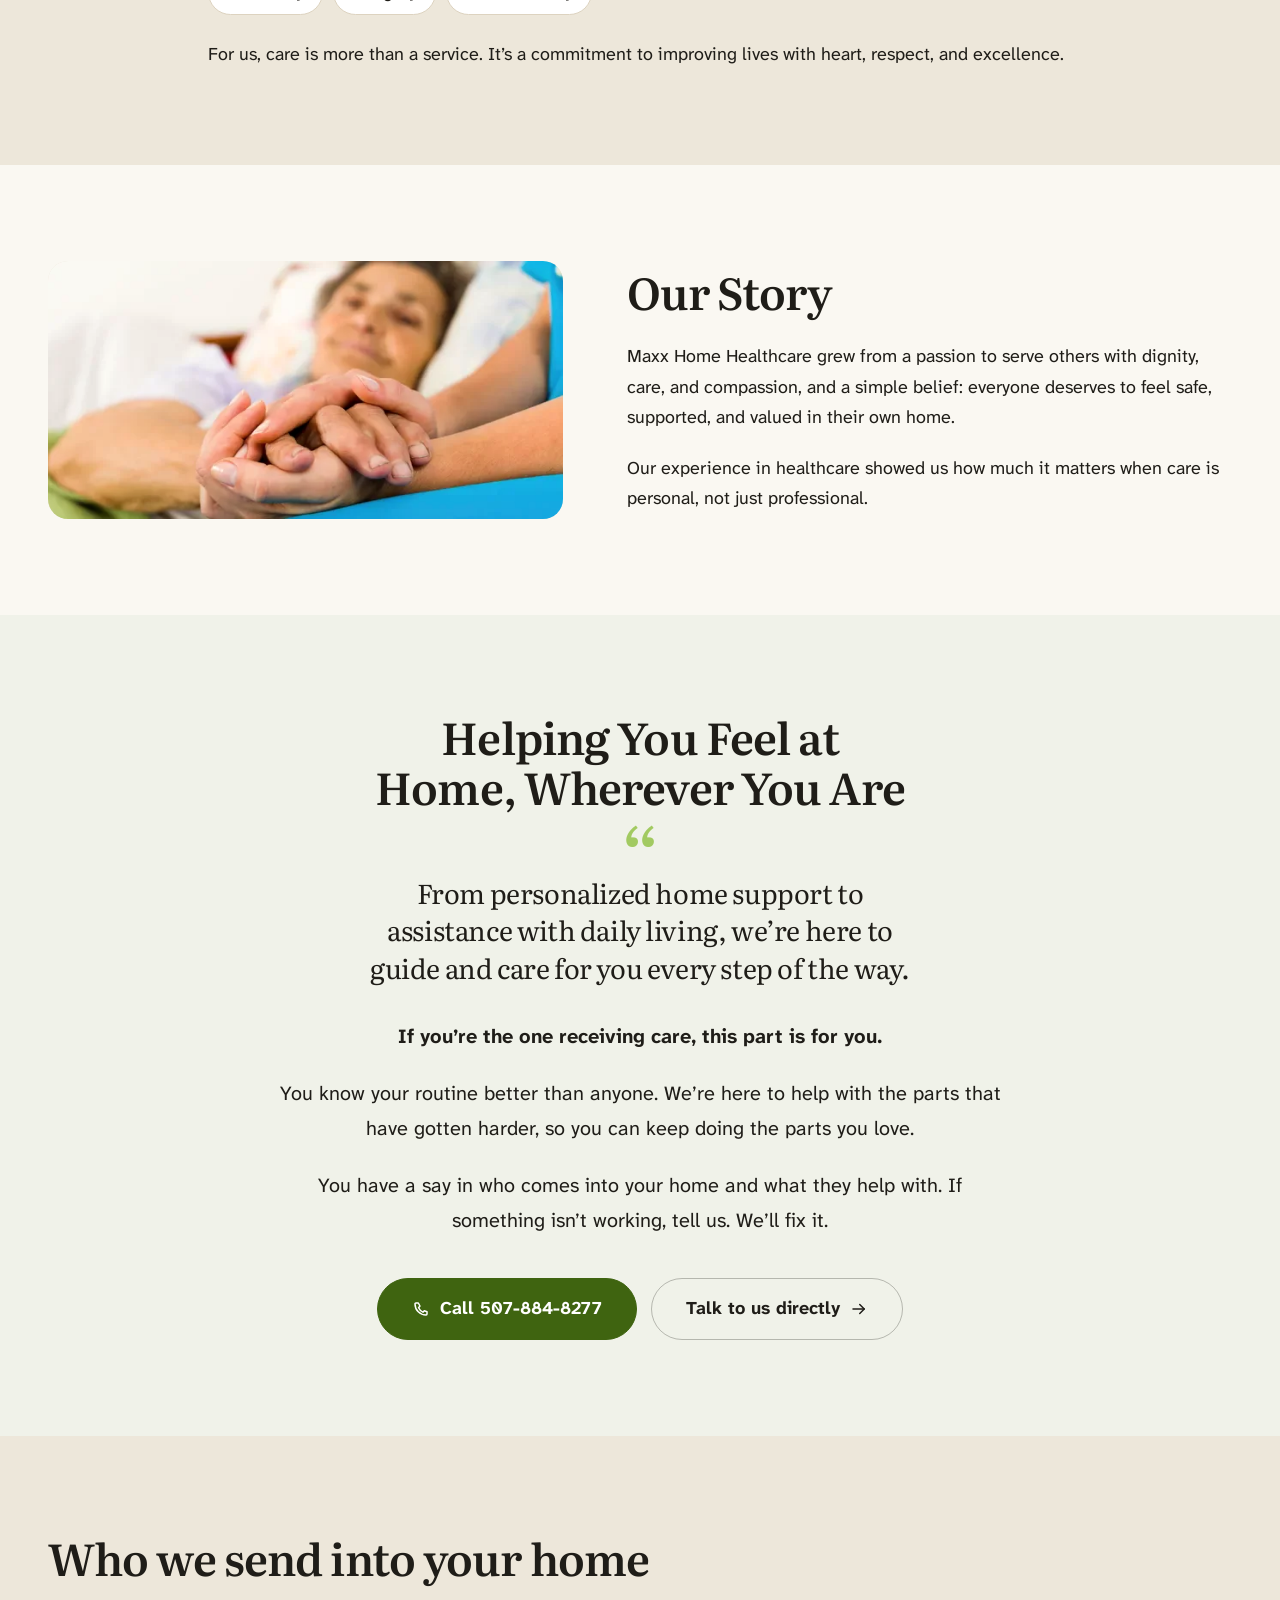
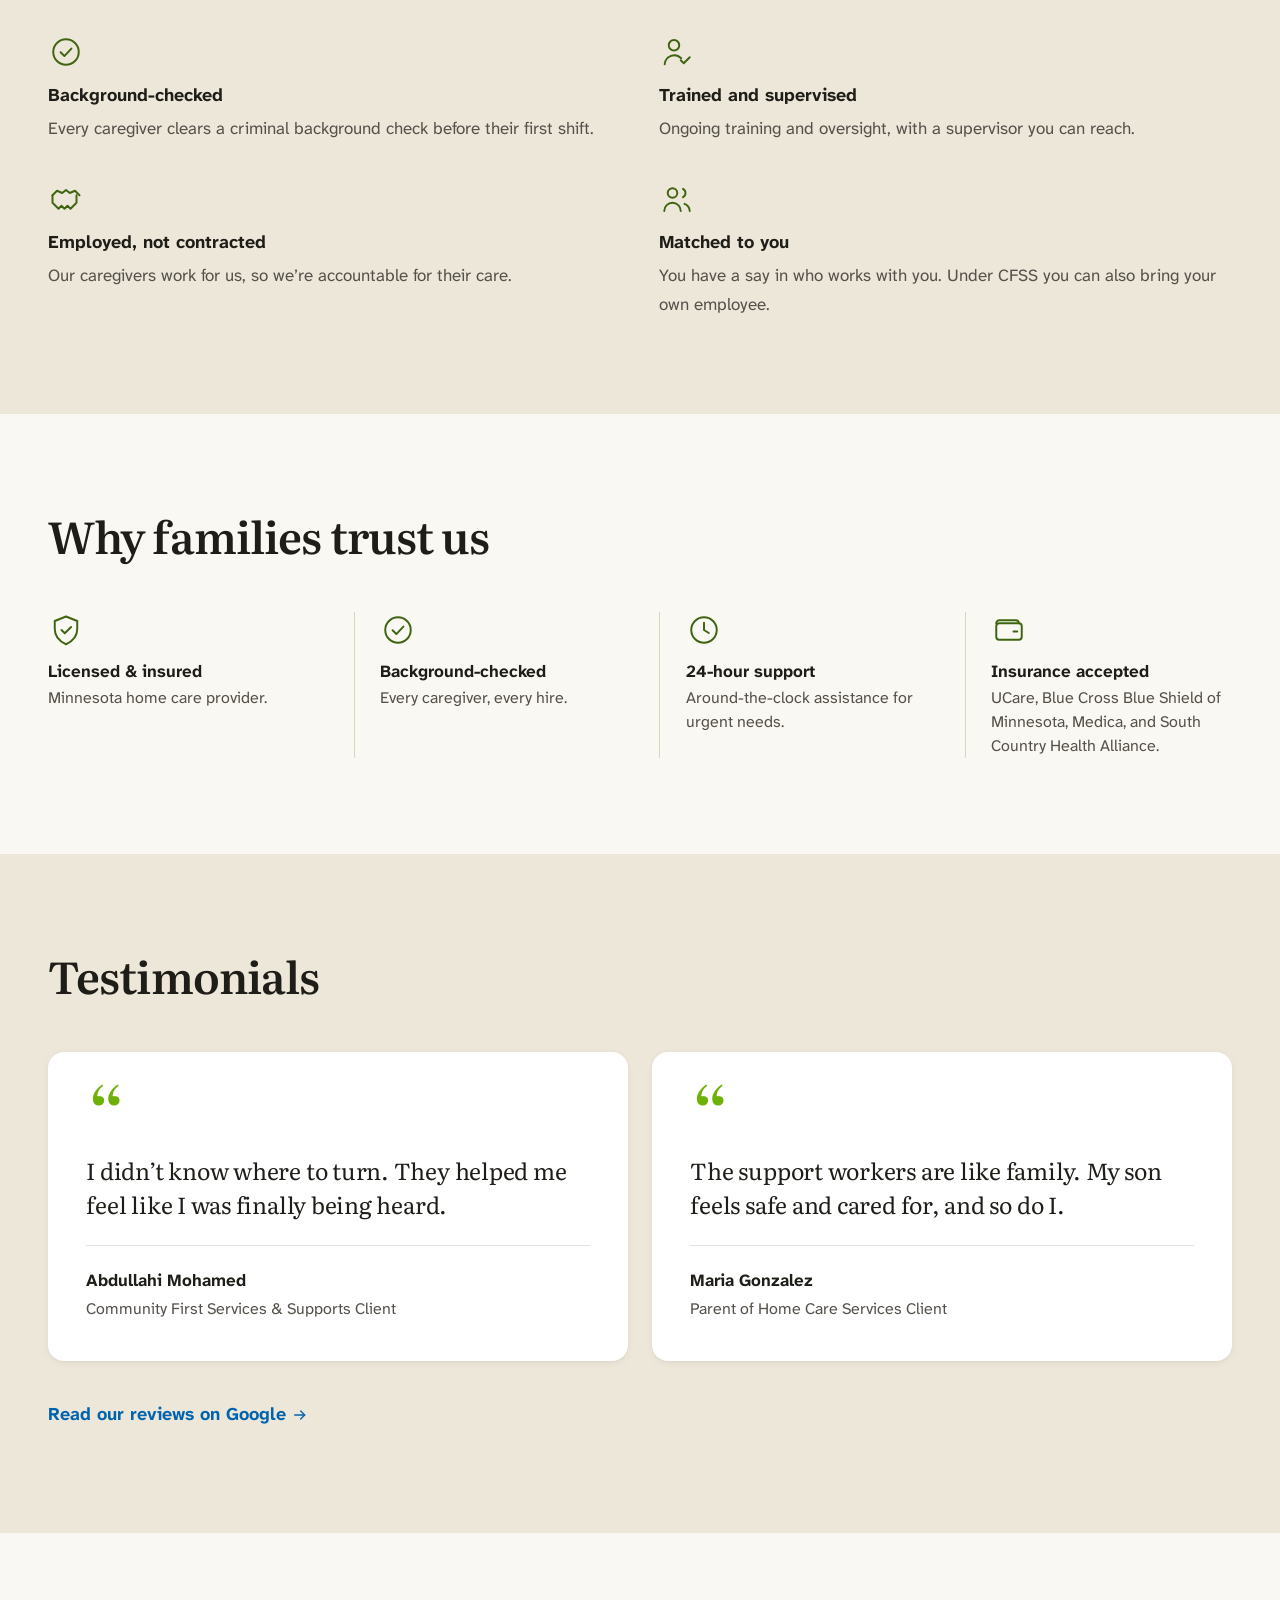
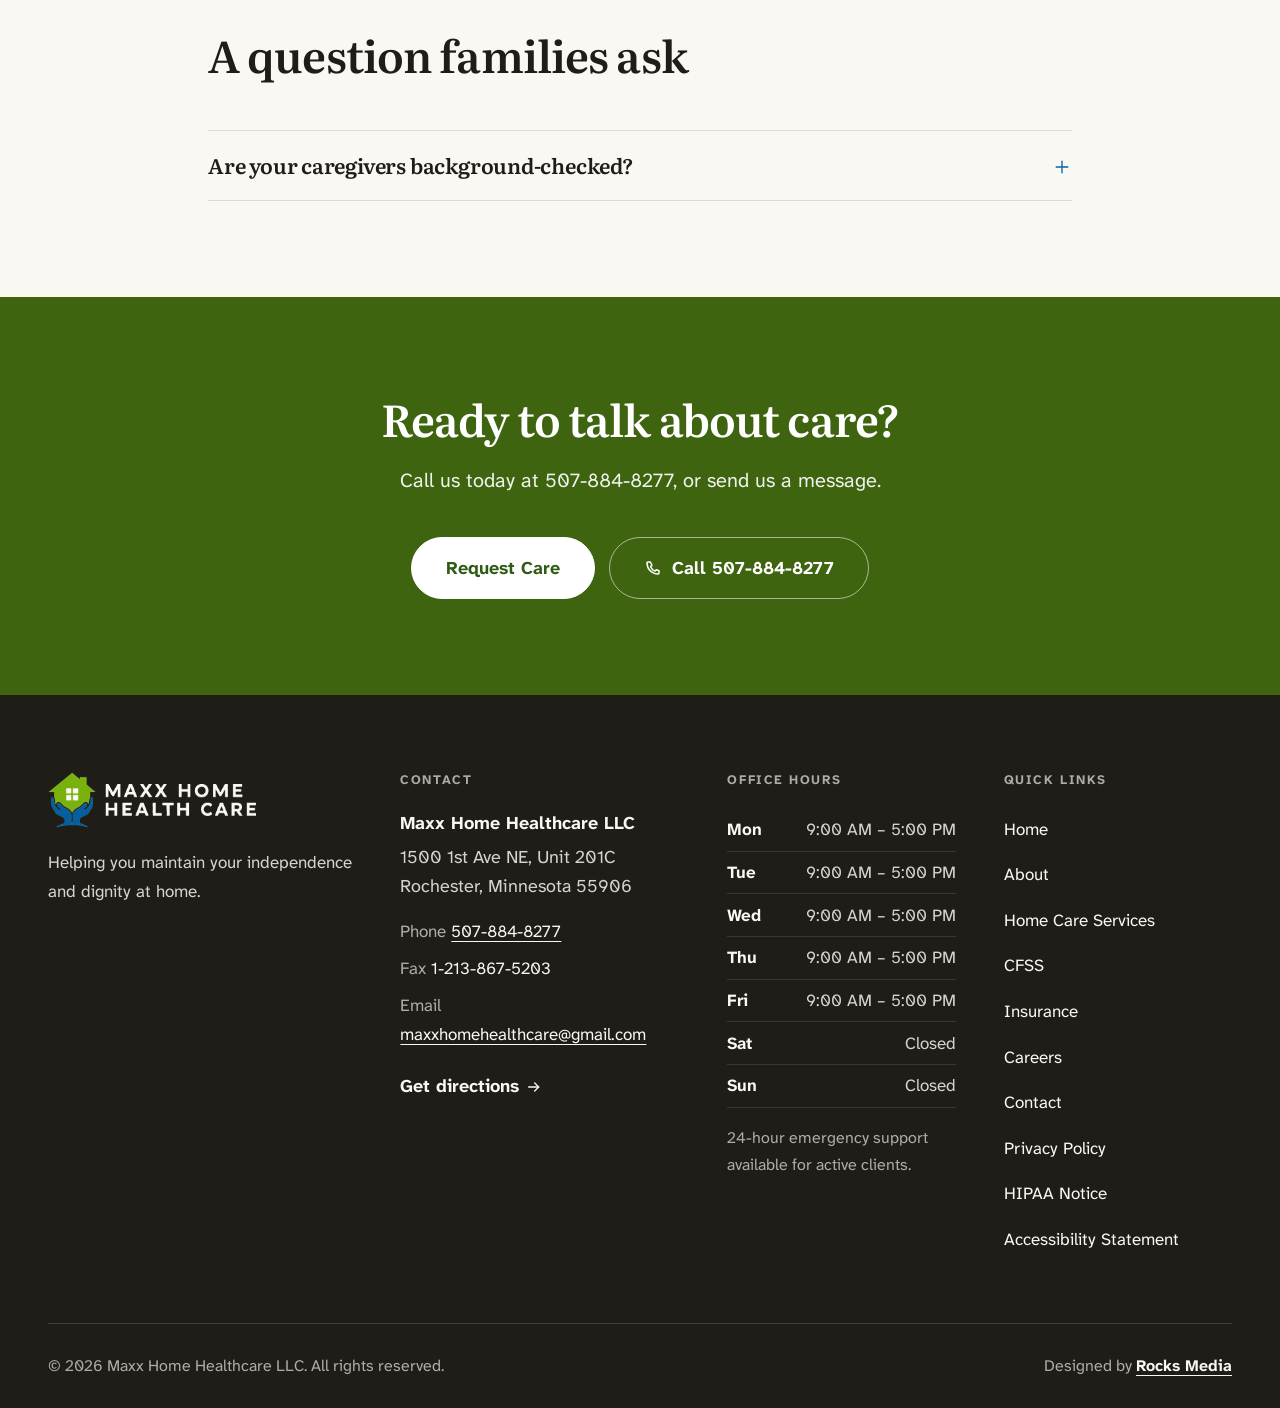
<file: about.html>
<!DOCTYPE html>
<html lang="en">
<head>
<meta charset="utf-8">
<meta name="viewport" content="width=device-width, initial-scale=1">

<title>About Us | Home Care Agency in Rochester, MN | Maxx Home Healthcare</title>
<meta name="description" content="About Maxx Home Healthcare in Rochester, Minnesota: our vision, mission, core values, our story, and what families say about us.">
<link rel="canonical" href="https://maxxhomehealthcarellc.com/about.html">

<meta property="og:type" content="website">
<meta property="og:site_name" content="Maxx Home Healthcare LLC">
<meta property="og:url" content="https://maxxhomehealthcarellc.com/about.html">
<meta property="og:title" content="About Us | Home Care Agency in Rochester, MN | Maxx Home Healthcare">
<meta property="og:description" content="About Maxx Home Healthcare in Rochester, Minnesota: our vision, mission, core values, our story, and what families say about us.">
<meta property="og:image" content="https://maxxhomehealthcarellc.com/assets/img/og-image.jpg">
<meta property="og:image:width" content="1200">
<meta property="og:image:height" content="630">
<meta property="og:locale" content="en_US">
<meta name="twitter:card" content="summary_large_image">

<meta name="theme-color" content="#faf8f2">
<link rel="icon" href="/favicon.ico" sizes="48x48">
<link rel="icon" href="/assets/img/favicon-64.png" type="image/png" sizes="64x64">
<link rel="apple-touch-icon" href="/assets/img/apple-touch-icon.png">
<link rel="manifest" href="/site.webmanifest">

<link rel="preload" href="assets/fonts/literata-latin.woff2" as="font" type="font/woff2" crossorigin>
<link rel="preload" href="assets/fonts/atkinson-latin.woff2" as="font" type="font/woff2" crossorigin>
<script>
/* Motion is armed only when welcome. Without this class every animated
   element renders in its final state; if main.js never runs, disarm. */
(function () {
  var d = document.documentElement;
  if (matchMedia('(prefers-reduced-motion: reduce)').matches) return;
  d.classList.add('js-anim');
  setTimeout(function () { if (!d.dataset.jsReady) d.classList.remove('js-anim'); }, 4000);
}());
</script>

<link rel="stylesheet" href="assets/css/style.css?v=1791556452">

<script type="application/ld+json">
{
  "@context": "https://schema.org",
  "@graph": [
    {
      "@type": "BreadcrumbList",
      "@id": "https://maxxhomehealthcarellc.com/about.html#breadcrumb",
      "itemListElement": [
        {
          "@type": "ListItem",
          "position": 1,
          "name": "Home",
          "item": "https://maxxhomehealthcarellc.com/"
        },
        {
          "@type": "ListItem",
          "position": 2,
          "name": "About",
          "item": "https://maxxhomehealthcarellc.com/about.html"
        }
      ]
    },
    {
      "@type": "FAQPage",
      "@id": "https://maxxhomehealthcarellc.com/about.html#faq",
      "mainEntity": [
        {
          "@type": "Question",
          "name": "Are your caregivers background-checked?",
          "acceptedAnswer": {
            "@type": "Answer",
            "text": "Yes. Every caregiver clears a criminal background check before their first shift."
          }
        }
      ]
    }
  ]
}
</script>
</head>
<body>

<a class="skip-link" href="#main">Skip to main content</a>

<svg width="0" height="0" style="position:absolute" aria-hidden="true" focusable="false">
  <defs>
    <symbol id="i-arrow" viewBox="0 0 24 24"><path d="M4 12h15"/><path d="M13 6l6 6-6 6"/></symbol>
    <symbol id="i-phone" viewBox="0 0 24 24"><path d="M8.4 4H5.2A1.2 1.2 0 0 0 4 5.2 14.8 14.8 0 0 0 18.8 20a1.2 1.2 0 0 0 1.2-1.2v-3.2l-3.6-1.2-1.8 1.8a11.6 11.6 0 0 1-5.8-5.8L10.6 8z"/></symbol>
    <symbol id="i-chevron" viewBox="0 0 24 24"><path d="M5 9l7 7 7-7"/></symbol>
    <symbol id="i-plus" viewBox="0 0 24 24"><path d="M12 5v14"/><path d="M5 12h14"/></symbol>
    <symbol id="i-check" viewBox="0 0 24 24"><path d="M4 12.5l5.2 5.2L20 6.8"/></symbol>
    <symbol id="i-close" viewBox="0 0 24 24"><path d="M6 6l12 12"/><path d="M18 6L6 18"/></symbol>
    <symbol id="i-menu" viewBox="0 0 24 24"><path d="M4 7h16"/><path d="M4 12h16"/><path d="M4 17h16"/></symbol>
    <symbol id="i-shield" viewBox="0 0 24 24"><path d="M12 3l7.5 3v5.2c0 4.6-3.1 8.4-7.5 10.3C7.6 19.6 4.5 15.8 4.5 11.2V6z"/><path d="M9 12l2.2 2.2L15.4 10"/></symbol>
    <symbol id="i-badge" viewBox="0 0 24 24"><circle cx="12" cy="12" r="8.5"/><path d="M8.4 12.2l2.5 2.5 4.7-5"/></symbol>
    <symbol id="i-clock" viewBox="0 0 24 24"><circle cx="12" cy="12" r="8.5"/><path d="M12 7.2V12l3.2 2"/></symbol>
    <symbol id="i-wallet" viewBox="0 0 24 24"><path d="M3.5 7.5A2 2 0 0 1 5.5 5.5h11a2 2 0 0 1 2 2"/><rect x="3.5" y="7.5" width="17" height="11" rx="2"/><path d="M15 13h2.5"/></symbol>
    <symbol id="i-home" viewBox="0 0 24 24"><path d="M3.5 11L12 3.5 20.5 11"/><path d="M6 9.4V20.5h12V9.4"/><path d="M10 20.5v-5h4v5"/></symbol>
    <symbol id="i-heart" viewBox="0 0 24 24"><path d="M12 20.5s-7.2-4.6-7.2-9.5a4.1 4.1 0 0 1 7.2-2.7 4.1 4.1 0 0 1 7.2 2.7c0 4.9-7.2 9.5-7.2 9.5z"/></symbol>
    <symbol id="i-person-check" viewBox="0 0 24 24"><circle cx="10" cy="7.5" r="3.5"/><path d="M3.8 20.2a6.4 6.4 0 0 1 11-4"/><path d="M14.5 17.5l2 2 4-4"/></symbol>
    <symbol id="i-cup" viewBox="0 0 24 24"><path d="M4 8.5h12v5.2a6 6 0 0 1-12 0z"/><path d="M16 9.6h1.8a2.2 2.2 0 0 1 0 4.4H16"/><path d="M3 20.5h14"/></symbol>
    <symbol id="i-people" viewBox="0 0 24 24"><circle cx="9" cy="8" r="3.2"/><path d="M3.5 20a5.5 5.5 0 0 1 11 0"/><path d="M16 5.2a3.2 3.2 0 0 1 0 5.6"/><path d="M17 15.2a5.5 5.5 0 0 1 3.5 4.8"/></symbol>
    <symbol id="i-bell" viewBox="0 0 24 24"><path d="M6.5 10a5.5 5.5 0 0 1 11 0c0 4 1.5 5.5 1.5 5.5H5S6.5 14 6.5 10z"/><path d="M10.2 19a2 2 0 0 0 3.6 0"/></symbol>
    <symbol id="i-pin" viewBox="0 0 24 24"><path d="M19 10.4c0 5.2-7 10.6-7 10.6s-7-5.4-7-10.6a7 7 0 0 1 14 0z"/><circle cx="12" cy="10.2" r="2.6"/></symbol>
    <symbol id="i-handshake" viewBox="0 0 24 24"><path d="M3 9.5l3-3 3.5 1.5L12 6l2.5 2L18 6.5l3 3"/><path d="M3 9.5v5l4 4 2-2 2 2 2-2 2 2 4-4v-5"/></symbol>
  </defs>
</svg>

<!-- Announcement -->
<div class="announce" id="announce">
  <div class="shell announce__inner">
    <span class="announce__dot" aria-hidden="true"></span>
    <p><strong>Accepting referrals</strong> &ndash; call us today at <a href="tel:+15078848277">507-884-8277</a></p>
    <button type="button" class="announce__close" id="announce-close">
      <svg class="icon" aria-hidden="true"><use href="#i-close"></use></svg>
      <span class="visually-hidden">Dismiss this notice</span>
    </button>
  </div>
</div>

<!-- Header -->
<header class="header" id="header">
  <div class="shell header__inner">

    <a class="brand" href="index.html" aria-label="Maxx Home Healthcare, home page">
      <img src="assets/img/logo.webp?v=1791556452" alt="Maxx Home Health Care" width="625" height="168">
    </a>

    <nav class="nav" aria-label="Main">
      <ul class="nav__list">
        <li><a class="nav__link" href="index.html">Home</a></li>
        <li><a class="nav__link" href="about.html" aria-current="page">About</a></li>
        <li class="has-menu" data-menu>
          <a class="nav__link" href="services.html" aria-expanded="false" aria-controls="services-menu" data-menu-trigger>
            Services
            <svg class="nav__caret" aria-hidden="true"><use href="#i-chevron"></use></svg>
          </a>
          <ul class="submenu" id="services-menu" hidden>
            <li><a href="services.html">Home Care Services</a></li>
            <li><a href="cfss.html">CFSS</a></li>
            <li><a href="services.html#home-care-nursing">Home Care Nursing</a></li>
            <li><a href="services.html#private-duty-nursing">Private Duty Nursing</a></li>
            <li><a href="services.html#respite-care">Respite Care</a></li>
            <li><a href="services.html#companionship">Companionship</a></li>
          </ul>
</li>
        <li><a class="nav__link" href="insurance.html">Insurance</a></li>
        <li><a class="nav__link" href="careers.html">Careers</a></li>
        <li><a class="nav__link" href="contact.html">Contact</a></li>
      </ul>
    </nav>

    <div class="header__actions">
      <a class="header__phone" href="tel:+15078848277">
        <svg class="icon" aria-hidden="true"><use href="#i-phone"></use></svg>
        507-884-8277
      </a>
      <a class="btn btn--primary" href="contact.html?type=care">Request Care</a>
    </div>

    <div class="header__mobile">
      <a class="icon-btn icon-btn--call" href="tel:+15078848277">
        <svg class="icon" aria-hidden="true"><use href="#i-phone"></use></svg>
        <span class="visually-hidden">Call 507-884-8277</span>
      </a>
      <button type="button" class="icon-btn icon-btn--menu" id="menu-open" aria-expanded="false" aria-controls="drawer">
        <svg class="icon" aria-hidden="true"><use href="#i-menu"></use></svg>
        <span class="visually-hidden">Open menu</span>
      </button>
    </div>

  </div>
</header>

<div class="drawer-backdrop" id="drawer-backdrop" hidden></div>

<div class="drawer" id="drawer" role="dialog" aria-modal="true" aria-label="Site menu" hidden>
  <div class="drawer__head">
    <img src="assets/img/logo.webp?v=1791556452" alt="" width="625" height="168">
    <button type="button" class="icon-btn icon-btn--menu" id="menu-close">
      <svg class="icon" aria-hidden="true"><use href="#i-close"></use></svg>
      <span class="visually-hidden">Close menu</span>
    </button>
  </div>
  <ul class="drawer__nav">
    <li><a href="index.html">Home</a></li>
    <li><a href="about.html" aria-current="page">About</a></li>
    <li>
      <a href="services.html">Services</a>
      <ul class="drawer__sub">
        <li><a href="services.html">Home Care Services</a></li>
        <li><a href="cfss.html">CFSS</a></li>
        <li><a href="services.html#home-care-nursing">Home Care Nursing</a></li>
        <li><a href="services.html#private-duty-nursing">Private Duty Nursing</a></li>
        <li><a href="services.html#respite-care">Respite Care</a></li>
        <li><a href="services.html#companionship">Companionship</a></li>
      </ul>
</li>
    <li><a href="insurance.html">Insurance</a></li>
    <li><a href="careers.html">Careers</a></li>
    <li><a href="contact.html">Contact</a></li>
  </ul>
  <div class="drawer__foot">
    <a class="btn btn--primary btn--wide" href="contact.html?type=care">Request Care</a>
    <a class="btn btn--outline btn--wide" href="careers.html">Apply for a Job</a>
  </div>
</div>

<main id="main">

  <section class="page-hero" aria-labelledby="page-h">
    <div class="shell">
      <span class="eyebrow">About us &middot; Rochester, Minnesota</span>
      <h1 id="page-h">About <span class="uword" data-draw="load">Maxx<svg class="scribble" viewBox="0 0 100 12" preserveAspectRatio="none" aria-hidden="true" focusable="false"><path d="M1 7.4C18 3.6 38 5.6 55 6.3S86 8.9 94.5 6.1Q97.2 4.3 99.5 1.2"/></svg></span> Home Healthcare</h1>
      <p class="lede">Helping you maintain your independence and dignity at home.</p>
    </div>
  </section>

  <section class="band band--paper" aria-labelledby="vision-h">
    <div class="shell shell--narrow">
      <h2 id="vision-h">Vision</h2>
      <p class="lede lede--ink" style="margin-top:1rem">A world where people of all abilities can live independently, thrive in their communities, and reach their full potential, supported by compassionate, person-centered care.</p>
    </div>
  </section>

  <section class="band band--leaf-wash" id="team" aria-labelledby="team-h">
    <div class="shell shell--narrow">
      <h2 id="team-h">Our Team and Mission</h2>
      <div class="prose prose-lg" style="margin-top:1.25rem">
        <p>Our mission is to improve the quality of life for seniors and people with disabilities with compassionate, high-quality care built around each person&rsquo;s needs.</p>
        <p>Our licensed nurses, certified nursing assistants, home health aides, and personal care assistants help with what matters most to you, from medications and wound care to a warm meal and good conversation. Whatever you need, we&rsquo;re here to take care of you.</p>
      </div>
    </div>
  </section>

  <section class="band band--oat" aria-labelledby="values-h">
    <div class="shell shell--narrow">
      <h2 id="values-h">Core Values</h2>
      <p class="lede lede--ink" style="margin-top:1rem">The values behind our home care services and our CFSS program.</p>
      <ul class="pills pills--light values">
        <li>Compassion</li>
        <li>Dignity</li>
        <li>Independence</li>
        <li>Cultural sensitivity</li>
        <li>Professionalism</li>
        <li>Reliability</li>
        <li>Integrity</li>
        <li>Accountability</li>
      </ul>
      <p style="margin-top:1.5rem">For us, care is more than a service. It&rsquo;s a commitment to improving lives with heart, respect, and excellence.</p>
    </div>
  </section>

  <section class="band band--paper" aria-labelledby="story-h">
    <div class="shell split">
      <figure class="photo story-photo">
        <img src="assets/img/our-story.webp" width="600" height="300" loading="lazy" decoding="async"
             alt="A caregiver gently holding the hands of an older client resting in bed.">
      </figure>
      <div>
        <h2 id="story-h">Our Story</h2>
        <div class="prose" style="margin-top:1.5rem">
          <p>Maxx Home Healthcare grew from a passion to serve others with dignity, care, and compassion, and a simple belief: everyone deserves to feel safe, supported, and valued in their own home.</p>
          <p>Our experience in healthcare showed us how much it matters when care is personal, not just professional.</p>
        </div>
      </div>
    </div>
  </section>

  <section class="band band--leaf-wash" aria-labelledby="feel-h">
    <div class="shell shell--narrow direct">
      <h2 id="feel-h">Helping You Feel at Home, Wherever You Are</h2>
      <blockquote class="pull pull--center">From personalized home support to assistance with daily living, we&rsquo;re here to guide and care for you every step of the way.</blockquote>
      <div class="direct__body">
        <p><strong>If you&rsquo;re the one receiving care, this part is for you.</strong></p>
        <p>You know your routine better than anyone. We&rsquo;re here to help with the parts that have gotten harder, so you can keep doing the parts you love.</p>
        <p>You have a say in who comes into your home and what they help with. If something isn&rsquo;t working, tell us. We&rsquo;ll fix it.</p>
      </div>
      <div class="btn-row">
        <a class="btn btn--primary btn--hero" href="tel:+15078848277">
          <svg aria-hidden="true"><use href="#i-phone"></use></svg>
          Call 507-884-8277
        </a>
        <a class="btn btn--outline btn--hero" href="contact.html?type=care">
          Talk to us directly
          <svg aria-hidden="true"><use href="#i-arrow"></use></svg>
        </a>
      </div>
    </div>
  </section>

  <section class="band band--oat" aria-labelledby="screening-h">
    <div class="shell">
      <div class="section-head"><h2 id="screening-h">Who we send into your home</h2></div>
      <div class="pairs">
        <div class="pair">
          <svg class="icon icon--lg icon--leaf" aria-hidden="true"><use href="#i-badge"></use></svg>
          <h3>Background-checked</h3>
          <p>Every caregiver clears a criminal background check before their first shift.</p>
        </div>
        <div class="pair">
          <svg class="icon icon--lg icon--leaf" aria-hidden="true"><use href="#i-person-check"></use></svg>
          <h3>Trained and supervised</h3>
          <p>Ongoing training and oversight, with a supervisor you can reach.</p>
        </div>
        <div class="pair">
          <svg class="icon icon--lg icon--leaf" aria-hidden="true"><use href="#i-handshake"></use></svg>
          <h3>Employed, not contracted</h3>
          <p>Our caregivers work for us, so we&rsquo;re accountable for their care.</p>
        </div>
        <div class="pair">
          <svg class="icon icon--lg icon--leaf" aria-hidden="true"><use href="#i-people"></use></svg>
          <h3>Matched to you</h3>
          <p>You have a say in who works with you. Under CFSS you can also bring your own employee.</p>
        </div>
      </div>
    </div>
  </section>

  <section class="band band--paper" aria-labelledby="trust-h">
    <div class="shell">
      <div class="section-head"><h2 id="trust-h">Why families trust us</h2></div>
      <div class="trust__grid">
        <div class="trust__item">
          <svg class="icon icon--lg icon--leaf" aria-hidden="true"><use href="#i-shield"></use></svg>
          <h3>Licensed &amp; insured</h3>
          <p>Minnesota home care provider.</p>
        </div>
        <div class="trust__item">
          <svg class="icon icon--lg icon--leaf" aria-hidden="true"><use href="#i-badge"></use></svg>
          <h3>Background-checked</h3>
          <p>Every caregiver, every hire.</p>
        </div>
        <div class="trust__item">
          <svg class="icon icon--lg icon--leaf" aria-hidden="true"><use href="#i-clock"></use></svg>
          <h3>24-hour support</h3>
          <p>Around-the-clock assistance for urgent needs.</p>
        </div>
        <div class="trust__item">
          <svg class="icon icon--lg icon--leaf" aria-hidden="true"><use href="#i-wallet"></use></svg>
          <h3>Insurance accepted</h3>
          <p>UCare, Blue Cross Blue Shield of Minnesota, Medica, and South Country Health Alliance.</p>
        </div>
      </div>
    </div>
  </section>

  <section class="band band--oat" id="reviews" aria-labelledby="reviews-h">
    <div class="shell">
      <div class="section-head"><h2 id="reviews-h">Testimonials</h2></div>
      <div class="quotes">
        <figure class="quote">
          <span class="quote__mark" aria-hidden="true">&ldquo;</span>
          <blockquote>I didn&rsquo;t know where to turn. They helped me feel like I was finally being heard.</blockquote>
          <figcaption>
            <b>Abdullahi Mohamed</b>
            Community First Services &amp; Supports Client
          </figcaption>
        </figure>
        <figure class="quote">
          <span class="quote__mark" aria-hidden="true">&ldquo;</span>
          <blockquote>The support workers are like family. My son feels safe and cared for, and so do I.</blockquote>
          <figcaption>
            <b>Maria Gonzalez</b>
            Parent of Home Care Services Client
          </figcaption>
        </figure>
      </div>
      <p style="margin-top:2rem">
        <a class="textlink" href="https://www.google.com/maps/search/?api=1&amp;query=Maxx+Home+Healthcare+Rochester+MN" target="_blank" rel="noopener">Read our reviews on Google <svg aria-hidden="true"><use href="#i-arrow"></use></svg></a>
        
</p>
    </div>
  </section>

  <section class="band band--paper" id="faq" aria-labelledby="faq-h">
    <div class="shell shell--narrow">
      <div class="section-head"><h2 id="faq-h">A question families ask</h2></div>
      <div class="faq">
        <details class="faq__item">
          <summary>Are your caregivers background-checked?<svg class="icon" aria-hidden="true"><use href="#i-plus"></use></svg></summary>
          <div class="faq__answer"><p>Yes. Every caregiver clears a criminal background check before their first shift.</p></div>
        </details>
      </div>
    </div>
  </section>
  <section class="band band--leaf final" aria-labelledby="cta-h">
    <div class="shell">
      <h2 id="cta-h">Ready to talk about care?</h2>
      <p>Call us today at 507-884-8277, or send us a message.</p>
      <div class="btn-row">
        <a class="btn btn--paper btn--hero" href="contact.html?type=care">Request Care</a>
        <a class="btn btn--invert-outline btn--hero" href="tel:+15078848277">
          <svg aria-hidden="true"><use href="#i-phone"></use></svg>
          Call 507-884-8277
        </a>
      </div>
    </div>
  </section>
</main>

<footer class="footer">
  <div class="shell">
    <div class="footer__grid">

      <div class="footer__brand">
        <h2 class="visually-hidden">Maxx Home Healthcare</h2>
        <img src="assets/img/logo-cream.webp?v=1791556452" alt="Maxx Home Health Care" width="625" height="168">
        <p class="footer__tagline">Helping you maintain your independence and dignity at home.</p>
      </div>

      <div class="footer__contact">
        <h3>Contact</h3>
        <address>
          <b>Maxx Home Healthcare LLC</b>
          1500 1st Ave NE, Unit 201C<br>
          Rochester, Minnesota 55906
        </address>
        <ul>
          <li><span>Phone</span> <a href="tel:+15078848277">507-884-8277</a></li>
          <li><span>Fax</span> 1-213-867-5203</li>
          <li><span>Email</span> <a href="mailto:maxxhomehealthcare@gmail.com">maxxhomehealthcare@gmail.com</a></li>
        </ul>
        <p style="margin-top:1rem">
          <a class="textlink" href="https://www.google.com/maps/dir/?api=1&amp;destination=1500+1st+Ave+NE+Unit+201C+Rochester+MN+55906" target="_blank" rel="noopener">
            Get directions
            <svg aria-hidden="true"><use href="#i-arrow"></use></svg>
          </a>
</p>
      </div>

      <div>
        <h3>Office hours</h3>
        <table class="hours">
          <tbody>
            <tr><th scope="row">Mon</th><td>9:00 AM &ndash; 5:00 PM</td></tr>
            <tr><th scope="row">Tue</th><td>9:00 AM &ndash; 5:00 PM</td></tr>
            <tr><th scope="row">Wed</th><td>9:00 AM &ndash; 5:00 PM</td></tr>
            <tr><th scope="row">Thu</th><td>9:00 AM &ndash; 5:00 PM</td></tr>
            <tr><th scope="row">Fri</th><td>9:00 AM &ndash; 5:00 PM</td></tr>
            <tr><th scope="row">Sat</th><td>Closed</td></tr>
            <tr><th scope="row">Sun</th><td>Closed</td></tr>
          </tbody>
        </table>
        <p class="footer__note">24-hour emergency support available for active clients.</p>
      </div>

      <nav aria-labelledby="quicklinks-h">
        <h3 id="quicklinks-h">Quick links</h3>
        <ul class="footer__links">
          <li><a href="index.html">Home</a></li>
          <li><a href="about.html">About</a></li>
          <li><a href="services.html">Home Care Services</a></li>
          <li><a href="cfss.html">CFSS</a></li>
          <li><a href="insurance.html">Insurance</a></li>
          <li><a href="careers.html">Careers</a></li>
          <li><a href="contact.html">Contact</a></li>
          <li><a href="privacy.html">Privacy Policy</a></li>
          <li><a href="hipaa.html">HIPAA Notice</a></li>
          <li><a href="accessibility.html">Accessibility Statement</a></li>
        </ul>
      </nav>

    </div>

    <div class="footer__bottom">
      <p>&copy; 2026 Maxx Home Healthcare LLC. All rights reserved.</p>
      <p>Designed by <a class="footer__credit" href="https://rocksmedia.ca" target="_blank" rel="noopener"><strong>Rocks Media</strong></a></p>
    </div>
  </div>
</footer>

<!-- Mobile action bar -->
<div class="actionbar" id="actionbar">
  <a class="btn btn--primary" href="tel:+15078848277">
    <svg aria-hidden="true"><use href="#i-phone"></use></svg>
    Call now
  </a>
  <a class="btn btn--invert-outline" href="contact.html?type=care">Request Care</a>
</div>

<!-- Cookie notice. Nothing non-essential loads until it is accepted. -->
<div class="cookie" id="cookie" role="region" aria-labelledby="cookie-h" hidden>
  <h2 id="cookie-h">Cookies on this site</h2>
  <p>We only use what the site needs to work. We won&rsquo;t load anything else &mdash; the map, or any measurement &mdash; unless you say yes.</p>
  <div class="btn-row">
    <button type="button" class="btn btn--outline" id="cookie-decline">Only essential</button>
    <button type="button" class="btn btn--primary" id="cookie-accept">Accept all</button>
  </div>
</div>

<script src="assets/js/main.js?v=1791556452" defer></script>
</body>
</html>
</file>
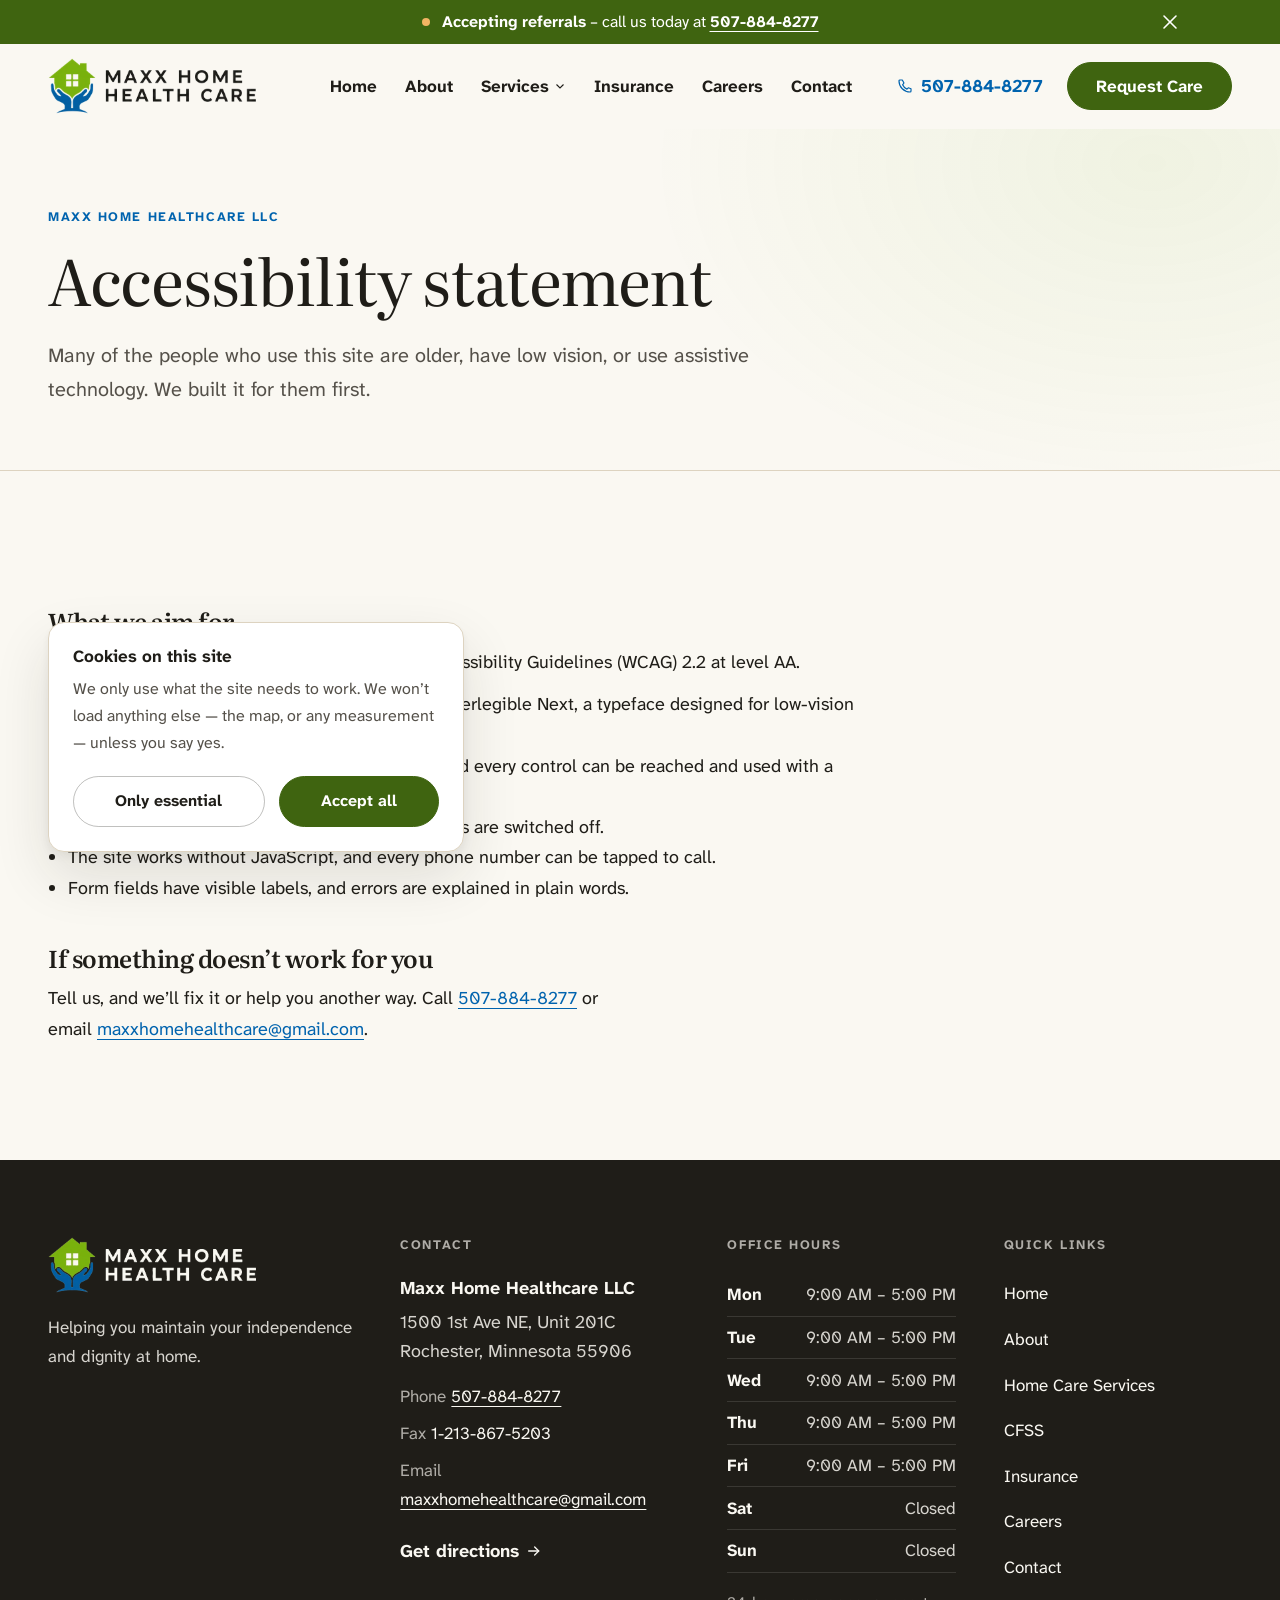
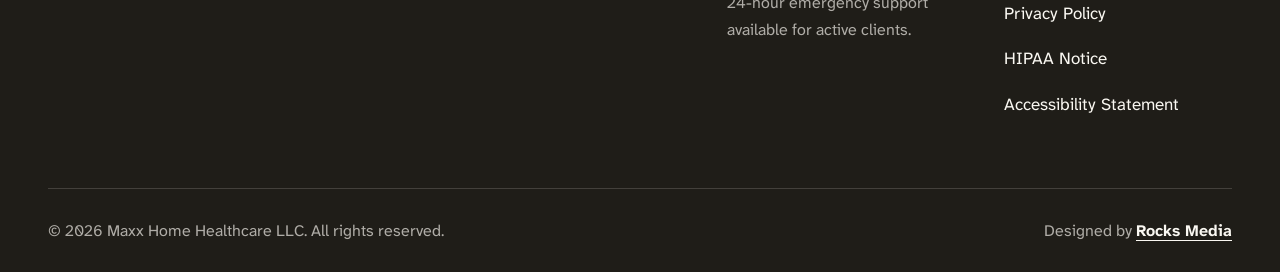
<file: accessibility.html>
<!DOCTYPE html>
<html lang="en">
<head>
<meta charset="utf-8">
<meta name="viewport" content="width=device-width, initial-scale=1">

<title>Accessibility Statement | Maxx Home Healthcare</title>
<meta name="description" content="How the Maxx Home Healthcare website is built for older visitors, low-vision readers, and assistive technology.">
<link rel="canonical" href="https://maxxhomehealthcarellc.com/accessibility.html">

<meta property="og:type" content="website">
<meta property="og:site_name" content="Maxx Home Healthcare LLC">
<meta property="og:url" content="https://maxxhomehealthcarellc.com/accessibility.html">
<meta property="og:title" content="Accessibility Statement | Maxx Home Healthcare">
<meta property="og:description" content="How the Maxx Home Healthcare website is built for older visitors, low-vision readers, and assistive technology.">
<meta property="og:image" content="https://maxxhomehealthcarellc.com/assets/img/og-image.jpg">
<meta property="og:image:width" content="1200">
<meta property="og:image:height" content="630">
<meta property="og:locale" content="en_US">
<meta name="twitter:card" content="summary_large_image">

<meta name="theme-color" content="#faf8f2">
<link rel="icon" href="/favicon.ico" sizes="48x48">
<link rel="icon" href="/assets/img/favicon-64.png" type="image/png" sizes="64x64">
<link rel="apple-touch-icon" href="/assets/img/apple-touch-icon.png">
<link rel="manifest" href="/site.webmanifest">

<link rel="preload" href="assets/fonts/literata-latin.woff2" as="font" type="font/woff2" crossorigin>
<link rel="preload" href="assets/fonts/atkinson-latin.woff2" as="font" type="font/woff2" crossorigin>
<script>
/* Motion is armed only when welcome. Without this class every animated
   element renders in its final state; if main.js never runs, disarm. */
(function () {
  var d = document.documentElement;
  if (matchMedia('(prefers-reduced-motion: reduce)').matches) return;
  d.classList.add('js-anim');
  setTimeout(function () { if (!d.dataset.jsReady) d.classList.remove('js-anim'); }, 4000);
}());
</script>

<link rel="stylesheet" href="assets/css/style.css?v=1791556452">

<script type="application/ld+json">
{
  "@context": "https://schema.org",
  "@graph": [
    {
      "@type": "BreadcrumbList",
      "@id": "https://maxxhomehealthcarellc.com/accessibility.html#breadcrumb",
      "itemListElement": [
        {
          "@type": "ListItem",
          "position": 1,
          "name": "Home",
          "item": "https://maxxhomehealthcarellc.com/"
        },
        {
          "@type": "ListItem",
          "position": 2,
          "name": "Accessibility Statement",
          "item": "https://maxxhomehealthcarellc.com/accessibility.html"
        }
      ]
    }
  ]
}
</script>
</head>
<body>

<a class="skip-link" href="#main">Skip to main content</a>

<svg width="0" height="0" style="position:absolute" aria-hidden="true" focusable="false">
  <defs>
    <symbol id="i-arrow" viewBox="0 0 24 24"><path d="M4 12h15"/><path d="M13 6l6 6-6 6"/></symbol>
    <symbol id="i-phone" viewBox="0 0 24 24"><path d="M8.4 4H5.2A1.2 1.2 0 0 0 4 5.2 14.8 14.8 0 0 0 18.8 20a1.2 1.2 0 0 0 1.2-1.2v-3.2l-3.6-1.2-1.8 1.8a11.6 11.6 0 0 1-5.8-5.8L10.6 8z"/></symbol>
    <symbol id="i-chevron" viewBox="0 0 24 24"><path d="M5 9l7 7 7-7"/></symbol>
    <symbol id="i-plus" viewBox="0 0 24 24"><path d="M12 5v14"/><path d="M5 12h14"/></symbol>
    <symbol id="i-check" viewBox="0 0 24 24"><path d="M4 12.5l5.2 5.2L20 6.8"/></symbol>
    <symbol id="i-close" viewBox="0 0 24 24"><path d="M6 6l12 12"/><path d="M18 6L6 18"/></symbol>
    <symbol id="i-menu" viewBox="0 0 24 24"><path d="M4 7h16"/><path d="M4 12h16"/><path d="M4 17h16"/></symbol>
    <symbol id="i-shield" viewBox="0 0 24 24"><path d="M12 3l7.5 3v5.2c0 4.6-3.1 8.4-7.5 10.3C7.6 19.6 4.5 15.8 4.5 11.2V6z"/><path d="M9 12l2.2 2.2L15.4 10"/></symbol>
    <symbol id="i-badge" viewBox="0 0 24 24"><circle cx="12" cy="12" r="8.5"/><path d="M8.4 12.2l2.5 2.5 4.7-5"/></symbol>
    <symbol id="i-clock" viewBox="0 0 24 24"><circle cx="12" cy="12" r="8.5"/><path d="M12 7.2V12l3.2 2"/></symbol>
    <symbol id="i-wallet" viewBox="0 0 24 24"><path d="M3.5 7.5A2 2 0 0 1 5.5 5.5h11a2 2 0 0 1 2 2"/><rect x="3.5" y="7.5" width="17" height="11" rx="2"/><path d="M15 13h2.5"/></symbol>
    <symbol id="i-home" viewBox="0 0 24 24"><path d="M3.5 11L12 3.5 20.5 11"/><path d="M6 9.4V20.5h12V9.4"/><path d="M10 20.5v-5h4v5"/></symbol>
    <symbol id="i-heart" viewBox="0 0 24 24"><path d="M12 20.5s-7.2-4.6-7.2-9.5a4.1 4.1 0 0 1 7.2-2.7 4.1 4.1 0 0 1 7.2 2.7c0 4.9-7.2 9.5-7.2 9.5z"/></symbol>
    <symbol id="i-person-check" viewBox="0 0 24 24"><circle cx="10" cy="7.5" r="3.5"/><path d="M3.8 20.2a6.4 6.4 0 0 1 11-4"/><path d="M14.5 17.5l2 2 4-4"/></symbol>
    <symbol id="i-cup" viewBox="0 0 24 24"><path d="M4 8.5h12v5.2a6 6 0 0 1-12 0z"/><path d="M16 9.6h1.8a2.2 2.2 0 0 1 0 4.4H16"/><path d="M3 20.5h14"/></symbol>
    <symbol id="i-people" viewBox="0 0 24 24"><circle cx="9" cy="8" r="3.2"/><path d="M3.5 20a5.5 5.5 0 0 1 11 0"/><path d="M16 5.2a3.2 3.2 0 0 1 0 5.6"/><path d="M17 15.2a5.5 5.5 0 0 1 3.5 4.8"/></symbol>
    <symbol id="i-bell" viewBox="0 0 24 24"><path d="M6.5 10a5.5 5.5 0 0 1 11 0c0 4 1.5 5.5 1.5 5.5H5S6.5 14 6.5 10z"/><path d="M10.2 19a2 2 0 0 0 3.6 0"/></symbol>
    <symbol id="i-pin" viewBox="0 0 24 24"><path d="M19 10.4c0 5.2-7 10.6-7 10.6s-7-5.4-7-10.6a7 7 0 0 1 14 0z"/><circle cx="12" cy="10.2" r="2.6"/></symbol>
    <symbol id="i-handshake" viewBox="0 0 24 24"><path d="M3 9.5l3-3 3.5 1.5L12 6l2.5 2L18 6.5l3 3"/><path d="M3 9.5v5l4 4 2-2 2 2 2-2 2 2 4-4v-5"/></symbol>
  </defs>
</svg>

<!-- Announcement -->
<div class="announce" id="announce">
  <div class="shell announce__inner">
    <span class="announce__dot" aria-hidden="true"></span>
    <p><strong>Accepting referrals</strong> &ndash; call us today at <a href="tel:+15078848277">507-884-8277</a></p>
    <button type="button" class="announce__close" id="announce-close">
      <svg class="icon" aria-hidden="true"><use href="#i-close"></use></svg>
      <span class="visually-hidden">Dismiss this notice</span>
    </button>
  </div>
</div>

<!-- Header -->
<header class="header" id="header">
  <div class="shell header__inner">

    <a class="brand" href="index.html" aria-label="Maxx Home Healthcare, home page">
      <img src="assets/img/logo.webp?v=1791556452" alt="Maxx Home Health Care" width="625" height="168">
    </a>

    <nav class="nav" aria-label="Main">
      <ul class="nav__list">
        <li><a class="nav__link" href="index.html">Home</a></li>
        <li><a class="nav__link" href="about.html">About</a></li>
        <li class="has-menu" data-menu>
          <a class="nav__link" href="services.html" aria-expanded="false" aria-controls="services-menu" data-menu-trigger>
            Services
            <svg class="nav__caret" aria-hidden="true"><use href="#i-chevron"></use></svg>
          </a>
          <ul class="submenu" id="services-menu" hidden>
            <li><a href="services.html">Home Care Services</a></li>
            <li><a href="cfss.html">CFSS</a></li>
            <li><a href="services.html#home-care-nursing">Home Care Nursing</a></li>
            <li><a href="services.html#private-duty-nursing">Private Duty Nursing</a></li>
            <li><a href="services.html#respite-care">Respite Care</a></li>
            <li><a href="services.html#companionship">Companionship</a></li>
          </ul>
</li>
        <li><a class="nav__link" href="insurance.html">Insurance</a></li>
        <li><a class="nav__link" href="careers.html">Careers</a></li>
        <li><a class="nav__link" href="contact.html">Contact</a></li>
      </ul>
    </nav>

    <div class="header__actions">
      <a class="header__phone" href="tel:+15078848277">
        <svg class="icon" aria-hidden="true"><use href="#i-phone"></use></svg>
        507-884-8277
      </a>
      <a class="btn btn--primary" href="contact.html?type=care">Request Care</a>
    </div>

    <div class="header__mobile">
      <a class="icon-btn icon-btn--call" href="tel:+15078848277">
        <svg class="icon" aria-hidden="true"><use href="#i-phone"></use></svg>
        <span class="visually-hidden">Call 507-884-8277</span>
      </a>
      <button type="button" class="icon-btn icon-btn--menu" id="menu-open" aria-expanded="false" aria-controls="drawer">
        <svg class="icon" aria-hidden="true"><use href="#i-menu"></use></svg>
        <span class="visually-hidden">Open menu</span>
      </button>
    </div>

  </div>
</header>

<div class="drawer-backdrop" id="drawer-backdrop" hidden></div>

<div class="drawer" id="drawer" role="dialog" aria-modal="true" aria-label="Site menu" hidden>
  <div class="drawer__head">
    <img src="assets/img/logo.webp?v=1791556452" alt="" width="625" height="168">
    <button type="button" class="icon-btn icon-btn--menu" id="menu-close">
      <svg class="icon" aria-hidden="true"><use href="#i-close"></use></svg>
      <span class="visually-hidden">Close menu</span>
    </button>
  </div>
  <ul class="drawer__nav">
    <li><a href="index.html">Home</a></li>
    <li><a href="about.html">About</a></li>
    <li>
      <a href="services.html">Services</a>
      <ul class="drawer__sub">
        <li><a href="services.html">Home Care Services</a></li>
        <li><a href="cfss.html">CFSS</a></li>
        <li><a href="services.html#home-care-nursing">Home Care Nursing</a></li>
        <li><a href="services.html#private-duty-nursing">Private Duty Nursing</a></li>
        <li><a href="services.html#respite-care">Respite Care</a></li>
        <li><a href="services.html#companionship">Companionship</a></li>
      </ul>
</li>
    <li><a href="insurance.html">Insurance</a></li>
    <li><a href="careers.html">Careers</a></li>
    <li><a href="contact.html">Contact</a></li>
  </ul>
  <div class="drawer__foot">
    <a class="btn btn--primary btn--wide" href="contact.html?type=care">Request Care</a>
    <a class="btn btn--outline btn--wide" href="careers.html">Apply for a Job</a>
  </div>
</div>

<main id="main">

  <section class="page-hero" aria-labelledby="page-h">
    <div class="shell">
      <span class="eyebrow">Maxx Home Healthcare LLC</span>
      <h1 id="page-h">Accessibility statement</h1>
      <p class="lede">Many of the people who use this site are older, have low vision, or use assistive technology. We built it for them first.</p>
    </div>
  </section>

  <section class="band band--paper legal">
    <div class="shell">
      <div class="prose">

        <h2>What we aim for</h2>
        <p>This site is designed to meet the Web Content Accessibility Guidelines (WCAG) 2.2 at level AA.</p>
        <ul>
          <li>Body text is at least 18 pixels, set in Atkinson Hyperlegible Next, a typeface designed for low-vision readers.</li>
          <li>Text and controls meet contrast requirements, and every control can be reached and used with a keyboard.</li>
          <li>If your device asks for reduced motion, animations are switched off.</li>
          <li>The site works without JavaScript, and every phone number can be tapped to call.</li>
          <li>Form fields have visible labels, and errors are explained in plain words.</li>
        </ul>
        <h2>If something doesn&rsquo;t work for you</h2>
        <p>Tell us, and we&rsquo;ll fix it or help you another way. Call <a href="tel:+15078848277">507-884-8277</a> or email <a href="mailto:maxxhomehealthcare@gmail.com">maxxhomehealthcare@gmail.com</a>.</p>
        <p></p>
      </div>
    </div>
  </section>
</main>

<footer class="footer">
  <div class="shell">
    <div class="footer__grid">

      <div class="footer__brand">
        <h2 class="visually-hidden">Maxx Home Healthcare</h2>
        <img src="assets/img/logo-cream.webp?v=1791556452" alt="Maxx Home Health Care" width="625" height="168">
        <p class="footer__tagline">Helping you maintain your independence and dignity at home.</p>
      </div>

      <div class="footer__contact">
        <h3>Contact</h3>
        <address>
          <b>Maxx Home Healthcare LLC</b>
          1500 1st Ave NE, Unit 201C<br>
          Rochester, Minnesota 55906
        </address>
        <ul>
          <li><span>Phone</span> <a href="tel:+15078848277">507-884-8277</a></li>
          <li><span>Fax</span> 1-213-867-5203</li>
          <li><span>Email</span> <a href="mailto:maxxhomehealthcare@gmail.com">maxxhomehealthcare@gmail.com</a></li>
        </ul>
        <p style="margin-top:1rem">
          <a class="textlink" href="https://www.google.com/maps/dir/?api=1&amp;destination=1500+1st+Ave+NE+Unit+201C+Rochester+MN+55906" target="_blank" rel="noopener">
            Get directions
            <svg aria-hidden="true"><use href="#i-arrow"></use></svg>
          </a>
</p>
      </div>

      <div>
        <h3>Office hours</h3>
        <table class="hours">
          <tbody>
            <tr><th scope="row">Mon</th><td>9:00 AM &ndash; 5:00 PM</td></tr>
            <tr><th scope="row">Tue</th><td>9:00 AM &ndash; 5:00 PM</td></tr>
            <tr><th scope="row">Wed</th><td>9:00 AM &ndash; 5:00 PM</td></tr>
            <tr><th scope="row">Thu</th><td>9:00 AM &ndash; 5:00 PM</td></tr>
            <tr><th scope="row">Fri</th><td>9:00 AM &ndash; 5:00 PM</td></tr>
            <tr><th scope="row">Sat</th><td>Closed</td></tr>
            <tr><th scope="row">Sun</th><td>Closed</td></tr>
          </tbody>
        </table>
        <p class="footer__note">24-hour emergency support available for active clients.</p>
      </div>

      <nav aria-labelledby="quicklinks-h">
        <h3 id="quicklinks-h">Quick links</h3>
        <ul class="footer__links">
          <li><a href="index.html">Home</a></li>
          <li><a href="about.html">About</a></li>
          <li><a href="services.html">Home Care Services</a></li>
          <li><a href="cfss.html">CFSS</a></li>
          <li><a href="insurance.html">Insurance</a></li>
          <li><a href="careers.html">Careers</a></li>
          <li><a href="contact.html">Contact</a></li>
          <li><a href="privacy.html">Privacy Policy</a></li>
          <li><a href="hipaa.html">HIPAA Notice</a></li>
          <li><a href="accessibility.html">Accessibility Statement</a></li>
        </ul>
      </nav>

    </div>

    <div class="footer__bottom">
      <p>&copy; 2026 Maxx Home Healthcare LLC. All rights reserved.</p>
      <p>Designed by <a class="footer__credit" href="https://rocksmedia.ca" target="_blank" rel="noopener"><strong>Rocks Media</strong></a></p>
    </div>
  </div>
</footer>

<!-- Mobile action bar -->
<div class="actionbar" id="actionbar">
  <a class="btn btn--primary" href="tel:+15078848277">
    <svg aria-hidden="true"><use href="#i-phone"></use></svg>
    Call now
  </a>
  <a class="btn btn--invert-outline" href="contact.html?type=care">Request Care</a>
</div>

<!-- Cookie notice. Nothing non-essential loads until it is accepted. -->
<div class="cookie" id="cookie" role="region" aria-labelledby="cookie-h" hidden>
  <h2 id="cookie-h">Cookies on this site</h2>
  <p>We only use what the site needs to work. We won&rsquo;t load anything else &mdash; the map, or any measurement &mdash; unless you say yes.</p>
  <div class="btn-row">
    <button type="button" class="btn btn--outline" id="cookie-decline">Only essential</button>
    <button type="button" class="btn btn--primary" id="cookie-accept">Accept all</button>
  </div>
</div>

<script src="assets/js/main.js?v=1791556452" defer></script>
</body>
</html>
</file>
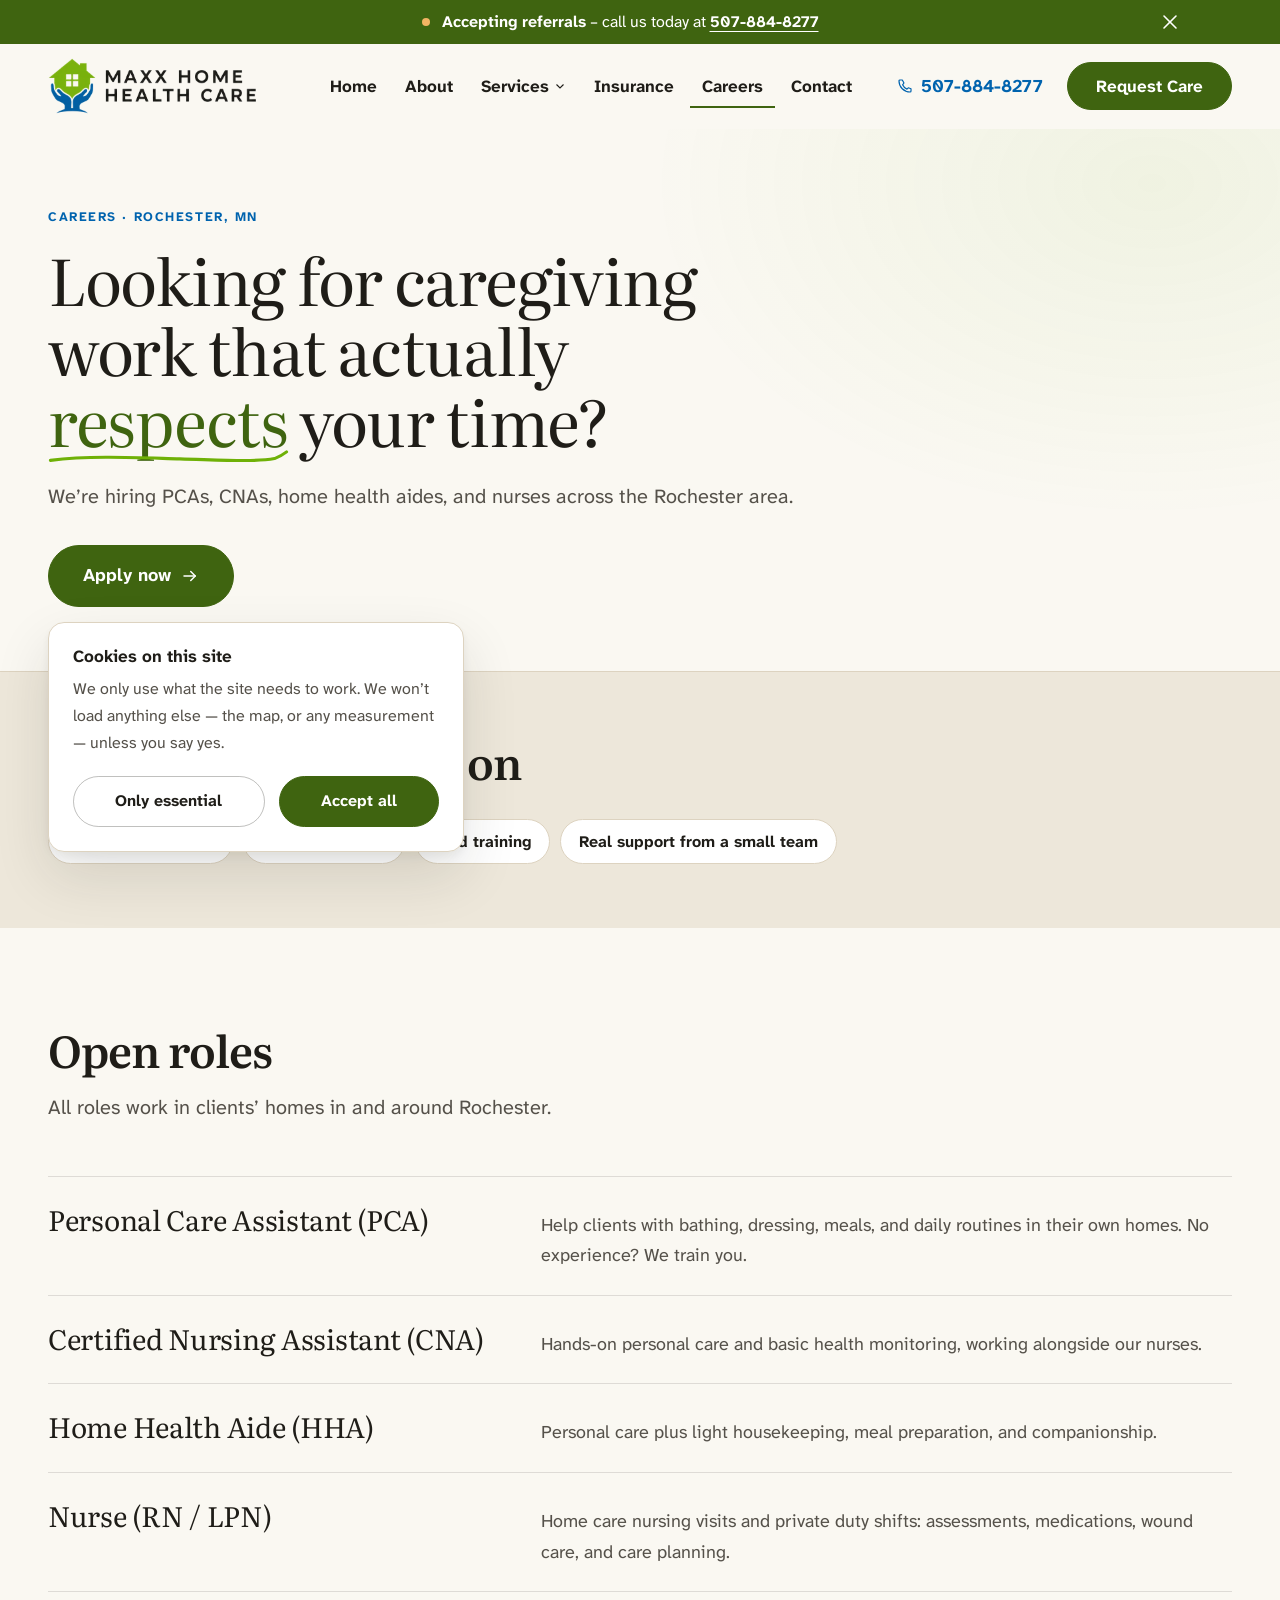
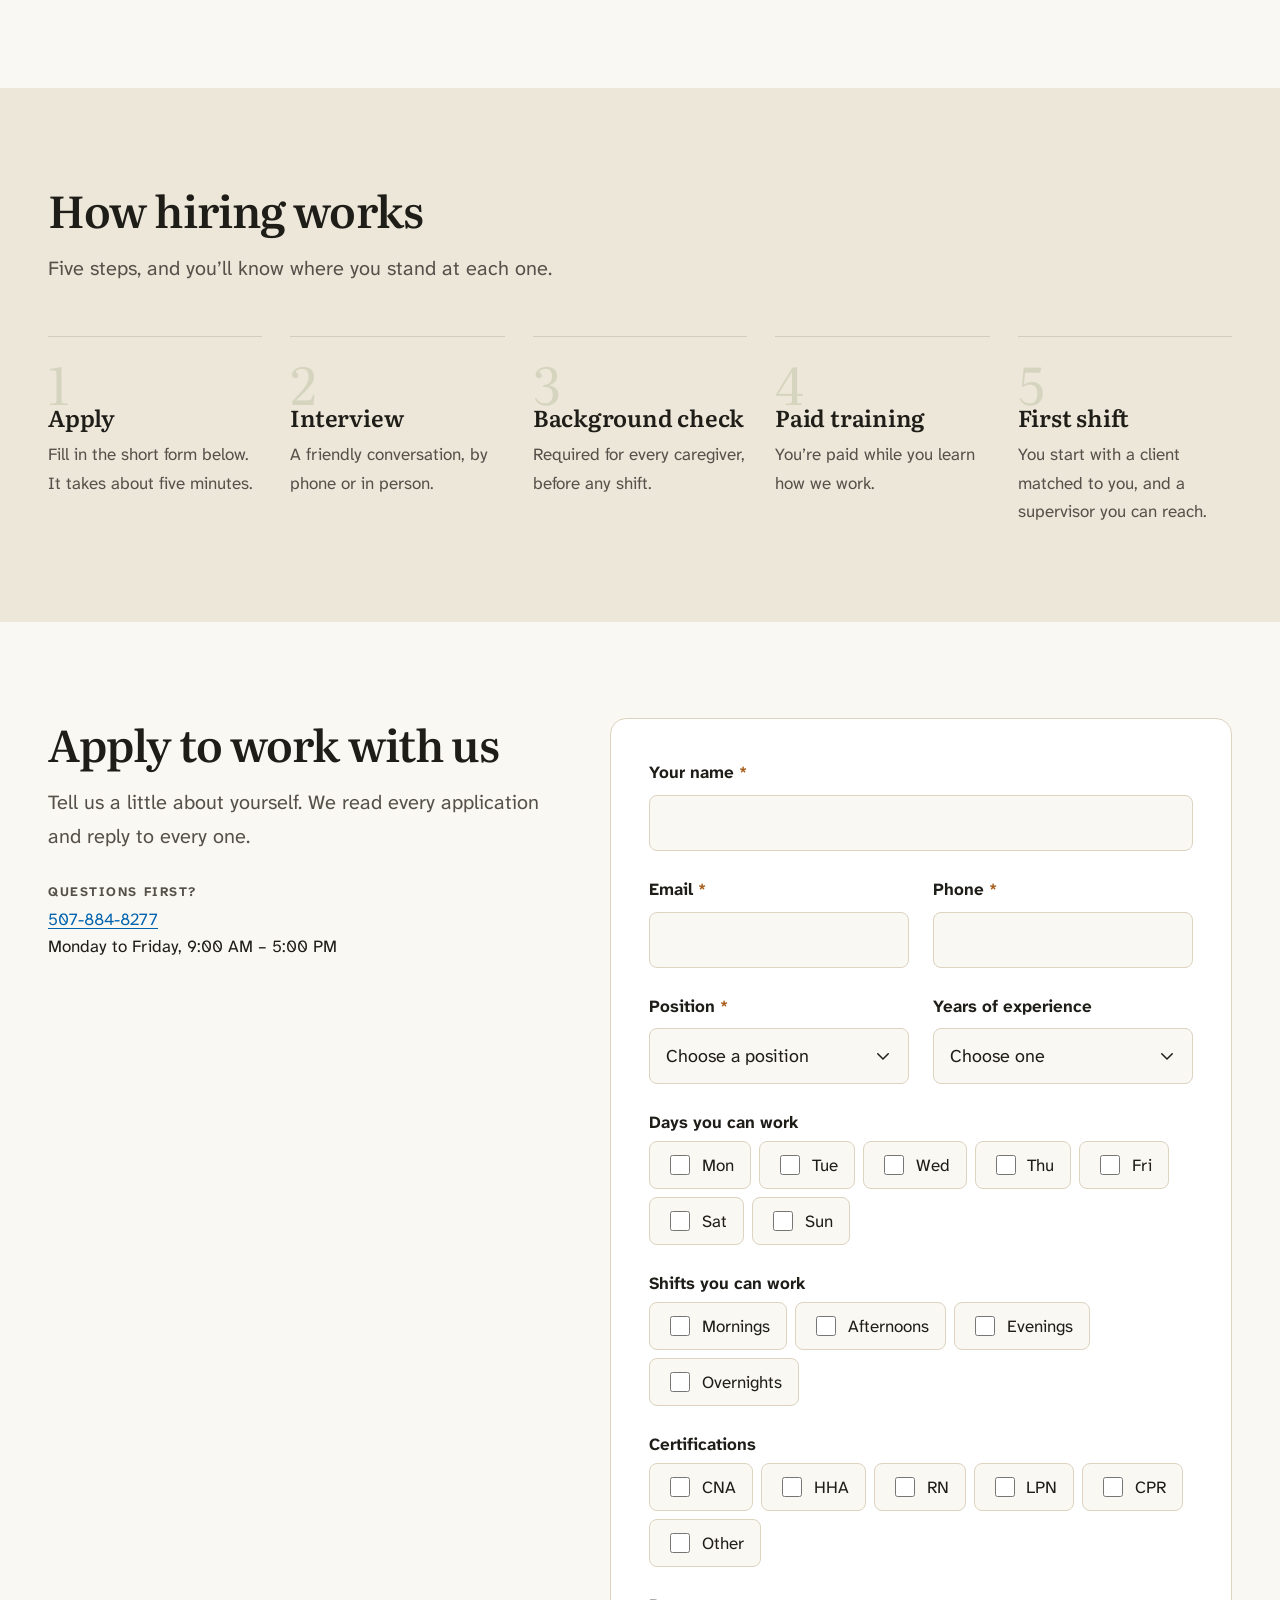
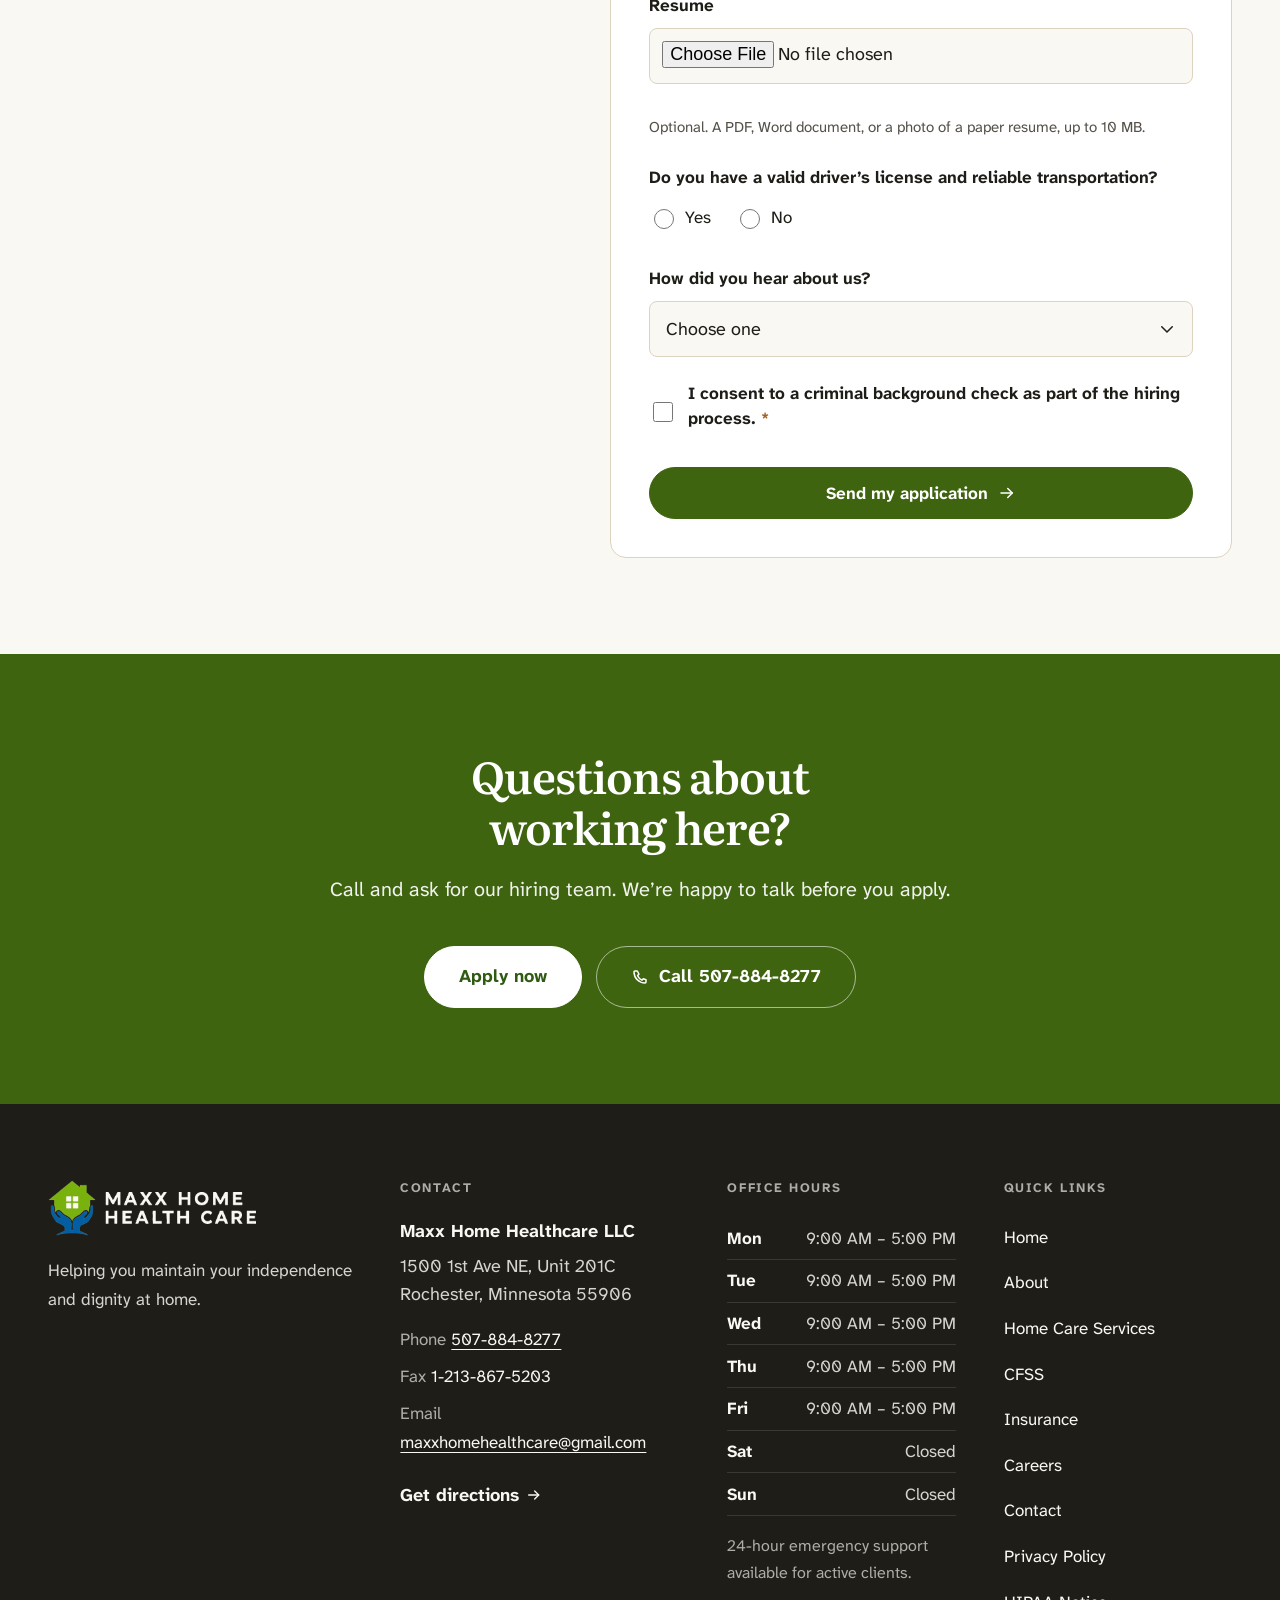
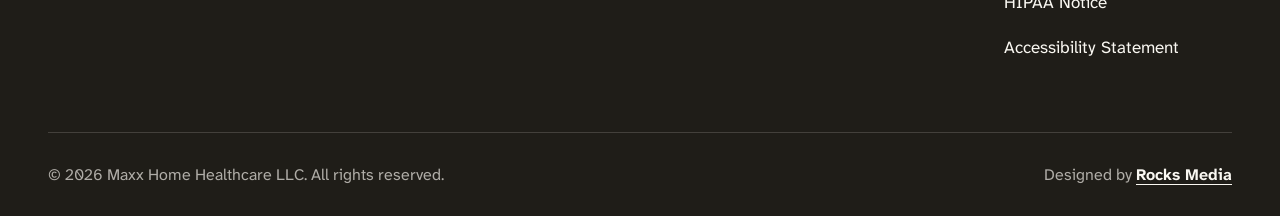
<file: careers.html>
<!DOCTYPE html>
<html lang="en">
<head>
<meta charset="utf-8">
<meta name="viewport" content="width=device-width, initial-scale=1">

<title>Caregiver Jobs in Rochester, MN | PCA, CNA, HHA &amp; Nurse | Maxx Home Healthcare</title>
<meta name="description" content="Caregiving jobs in Rochester, Minnesota: PCA, CNA, home health aide, and RN/LPN roles with flexible scheduling and paid training. Apply online in about five minutes.">
<link rel="canonical" href="https://maxxhomehealthcarellc.com/careers.html">

<meta property="og:type" content="website">
<meta property="og:site_name" content="Maxx Home Healthcare LLC">
<meta property="og:url" content="https://maxxhomehealthcarellc.com/careers.html">
<meta property="og:title" content="Caregiver Jobs in Rochester, MN | PCA, CNA, HHA &amp; Nurse | Maxx Home Healthcare">
<meta property="og:description" content="Caregiving jobs in Rochester, Minnesota: PCA, CNA, home health aide, and RN/LPN roles with flexible scheduling and paid training. Apply online in about five minutes.">
<meta property="og:image" content="https://maxxhomehealthcarellc.com/assets/img/og-image.jpg">
<meta property="og:image:width" content="1200">
<meta property="og:image:height" content="630">
<meta property="og:locale" content="en_US">
<meta name="twitter:card" content="summary_large_image">

<meta name="theme-color" content="#faf8f2">
<link rel="icon" href="/favicon.ico" sizes="48x48">
<link rel="icon" href="/assets/img/favicon-64.png" type="image/png" sizes="64x64">
<link rel="apple-touch-icon" href="/assets/img/apple-touch-icon.png">
<link rel="manifest" href="/site.webmanifest">

<link rel="preload" href="assets/fonts/literata-latin.woff2" as="font" type="font/woff2" crossorigin>
<link rel="preload" href="assets/fonts/atkinson-latin.woff2" as="font" type="font/woff2" crossorigin>
<script>
/* Motion is armed only when welcome. Without this class every animated
   element renders in its final state; if main.js never runs, disarm. */
(function () {
  var d = document.documentElement;
  if (matchMedia('(prefers-reduced-motion: reduce)').matches) return;
  d.classList.add('js-anim');
  setTimeout(function () { if (!d.dataset.jsReady) d.classList.remove('js-anim'); }, 4000);
}());
</script>

<link rel="stylesheet" href="assets/css/style.css?v=1791556452">

<script type="application/ld+json">
{
  "@context": "https://schema.org",
  "@graph": [
    {
      "@type": "BreadcrumbList",
      "@id": "https://maxxhomehealthcarellc.com/careers.html#breadcrumb",
      "itemListElement": [
        {
          "@type": "ListItem",
          "position": 1,
          "name": "Home",
          "item": "https://maxxhomehealthcarellc.com/"
        },
        {
          "@type": "ListItem",
          "position": 2,
          "name": "Careers",
          "item": "https://maxxhomehealthcarellc.com/careers.html"
        }
      ]
    }
  ]
}
</script>
</head>
<body>

<a class="skip-link" href="#main">Skip to main content</a>

<svg width="0" height="0" style="position:absolute" aria-hidden="true" focusable="false">
  <defs>
    <symbol id="i-arrow" viewBox="0 0 24 24"><path d="M4 12h15"/><path d="M13 6l6 6-6 6"/></symbol>
    <symbol id="i-phone" viewBox="0 0 24 24"><path d="M8.4 4H5.2A1.2 1.2 0 0 0 4 5.2 14.8 14.8 0 0 0 18.8 20a1.2 1.2 0 0 0 1.2-1.2v-3.2l-3.6-1.2-1.8 1.8a11.6 11.6 0 0 1-5.8-5.8L10.6 8z"/></symbol>
    <symbol id="i-chevron" viewBox="0 0 24 24"><path d="M5 9l7 7 7-7"/></symbol>
    <symbol id="i-plus" viewBox="0 0 24 24"><path d="M12 5v14"/><path d="M5 12h14"/></symbol>
    <symbol id="i-check" viewBox="0 0 24 24"><path d="M4 12.5l5.2 5.2L20 6.8"/></symbol>
    <symbol id="i-close" viewBox="0 0 24 24"><path d="M6 6l12 12"/><path d="M18 6L6 18"/></symbol>
    <symbol id="i-menu" viewBox="0 0 24 24"><path d="M4 7h16"/><path d="M4 12h16"/><path d="M4 17h16"/></symbol>
    <symbol id="i-shield" viewBox="0 0 24 24"><path d="M12 3l7.5 3v5.2c0 4.6-3.1 8.4-7.5 10.3C7.6 19.6 4.5 15.8 4.5 11.2V6z"/><path d="M9 12l2.2 2.2L15.4 10"/></symbol>
    <symbol id="i-badge" viewBox="0 0 24 24"><circle cx="12" cy="12" r="8.5"/><path d="M8.4 12.2l2.5 2.5 4.7-5"/></symbol>
    <symbol id="i-clock" viewBox="0 0 24 24"><circle cx="12" cy="12" r="8.5"/><path d="M12 7.2V12l3.2 2"/></symbol>
    <symbol id="i-wallet" viewBox="0 0 24 24"><path d="M3.5 7.5A2 2 0 0 1 5.5 5.5h11a2 2 0 0 1 2 2"/><rect x="3.5" y="7.5" width="17" height="11" rx="2"/><path d="M15 13h2.5"/></symbol>
    <symbol id="i-home" viewBox="0 0 24 24"><path d="M3.5 11L12 3.5 20.5 11"/><path d="M6 9.4V20.5h12V9.4"/><path d="M10 20.5v-5h4v5"/></symbol>
    <symbol id="i-heart" viewBox="0 0 24 24"><path d="M12 20.5s-7.2-4.6-7.2-9.5a4.1 4.1 0 0 1 7.2-2.7 4.1 4.1 0 0 1 7.2 2.7c0 4.9-7.2 9.5-7.2 9.5z"/></symbol>
    <symbol id="i-person-check" viewBox="0 0 24 24"><circle cx="10" cy="7.5" r="3.5"/><path d="M3.8 20.2a6.4 6.4 0 0 1 11-4"/><path d="M14.5 17.5l2 2 4-4"/></symbol>
    <symbol id="i-cup" viewBox="0 0 24 24"><path d="M4 8.5h12v5.2a6 6 0 0 1-12 0z"/><path d="M16 9.6h1.8a2.2 2.2 0 0 1 0 4.4H16"/><path d="M3 20.5h14"/></symbol>
    <symbol id="i-people" viewBox="0 0 24 24"><circle cx="9" cy="8" r="3.2"/><path d="M3.5 20a5.5 5.5 0 0 1 11 0"/><path d="M16 5.2a3.2 3.2 0 0 1 0 5.6"/><path d="M17 15.2a5.5 5.5 0 0 1 3.5 4.8"/></symbol>
    <symbol id="i-bell" viewBox="0 0 24 24"><path d="M6.5 10a5.5 5.5 0 0 1 11 0c0 4 1.5 5.5 1.5 5.5H5S6.5 14 6.5 10z"/><path d="M10.2 19a2 2 0 0 0 3.6 0"/></symbol>
    <symbol id="i-pin" viewBox="0 0 24 24"><path d="M19 10.4c0 5.2-7 10.6-7 10.6s-7-5.4-7-10.6a7 7 0 0 1 14 0z"/><circle cx="12" cy="10.2" r="2.6"/></symbol>
    <symbol id="i-handshake" viewBox="0 0 24 24"><path d="M3 9.5l3-3 3.5 1.5L12 6l2.5 2L18 6.5l3 3"/><path d="M3 9.5v5l4 4 2-2 2 2 2-2 2 2 4-4v-5"/></symbol>
  </defs>
</svg>

<!-- Announcement -->
<div class="announce" id="announce">
  <div class="shell announce__inner">
    <span class="announce__dot" aria-hidden="true"></span>
    <p><strong>Accepting referrals</strong> &ndash; call us today at <a href="tel:+15078848277">507-884-8277</a></p>
    <button type="button" class="announce__close" id="announce-close">
      <svg class="icon" aria-hidden="true"><use href="#i-close"></use></svg>
      <span class="visually-hidden">Dismiss this notice</span>
    </button>
  </div>
</div>

<!-- Header -->
<header class="header" id="header">
  <div class="shell header__inner">

    <a class="brand" href="index.html" aria-label="Maxx Home Healthcare, home page">
      <img src="assets/img/logo.webp?v=1791556452" alt="Maxx Home Health Care" width="625" height="168">
    </a>

    <nav class="nav" aria-label="Main">
      <ul class="nav__list">
        <li><a class="nav__link" href="index.html">Home</a></li>
        <li><a class="nav__link" href="about.html">About</a></li>
        <li class="has-menu" data-menu>
          <a class="nav__link" href="services.html" aria-expanded="false" aria-controls="services-menu" data-menu-trigger>
            Services
            <svg class="nav__caret" aria-hidden="true"><use href="#i-chevron"></use></svg>
          </a>
          <ul class="submenu" id="services-menu" hidden>
            <li><a href="services.html">Home Care Services</a></li>
            <li><a href="cfss.html">CFSS</a></li>
            <li><a href="services.html#home-care-nursing">Home Care Nursing</a></li>
            <li><a href="services.html#private-duty-nursing">Private Duty Nursing</a></li>
            <li><a href="services.html#respite-care">Respite Care</a></li>
            <li><a href="services.html#companionship">Companionship</a></li>
          </ul>
</li>
        <li><a class="nav__link" href="insurance.html">Insurance</a></li>
        <li><a class="nav__link" href="careers.html" aria-current="page">Careers</a></li>
        <li><a class="nav__link" href="contact.html">Contact</a></li>
      </ul>
    </nav>

    <div class="header__actions">
      <a class="header__phone" href="tel:+15078848277">
        <svg class="icon" aria-hidden="true"><use href="#i-phone"></use></svg>
        507-884-8277
      </a>
      <a class="btn btn--primary" href="contact.html?type=care">Request Care</a>
    </div>

    <div class="header__mobile">
      <a class="icon-btn icon-btn--call" href="tel:+15078848277">
        <svg class="icon" aria-hidden="true"><use href="#i-phone"></use></svg>
        <span class="visually-hidden">Call 507-884-8277</span>
      </a>
      <button type="button" class="icon-btn icon-btn--menu" id="menu-open" aria-expanded="false" aria-controls="drawer">
        <svg class="icon" aria-hidden="true"><use href="#i-menu"></use></svg>
        <span class="visually-hidden">Open menu</span>
      </button>
    </div>

  </div>
</header>

<div class="drawer-backdrop" id="drawer-backdrop" hidden></div>

<div class="drawer" id="drawer" role="dialog" aria-modal="true" aria-label="Site menu" hidden>
  <div class="drawer__head">
    <img src="assets/img/logo.webp?v=1791556452" alt="" width="625" height="168">
    <button type="button" class="icon-btn icon-btn--menu" id="menu-close">
      <svg class="icon" aria-hidden="true"><use href="#i-close"></use></svg>
      <span class="visually-hidden">Close menu</span>
    </button>
  </div>
  <ul class="drawer__nav">
    <li><a href="index.html">Home</a></li>
    <li><a href="about.html">About</a></li>
    <li>
      <a href="services.html">Services</a>
      <ul class="drawer__sub">
        <li><a href="services.html">Home Care Services</a></li>
        <li><a href="cfss.html">CFSS</a></li>
        <li><a href="services.html#home-care-nursing">Home Care Nursing</a></li>
        <li><a href="services.html#private-duty-nursing">Private Duty Nursing</a></li>
        <li><a href="services.html#respite-care">Respite Care</a></li>
        <li><a href="services.html#companionship">Companionship</a></li>
      </ul>
</li>
    <li><a href="insurance.html">Insurance</a></li>
    <li><a href="careers.html" aria-current="page">Careers</a></li>
    <li><a href="contact.html">Contact</a></li>
  </ul>
  <div class="drawer__foot">
    <a class="btn btn--primary btn--wide" href="contact.html?type=care">Request Care</a>
    <a class="btn btn--outline btn--wide" href="careers.html">Apply for a Job</a>
  </div>
</div>

<main id="main">

  <section class="page-hero" aria-labelledby="page-h">
    <div class="shell">
      <span class="eyebrow">Careers &middot; Rochester, MN</span>
      <h1 id="page-h">Looking for caregiving work that actually <span class="uword" data-draw="load">respects<svg class="scribble" viewBox="0 0 100 12" preserveAspectRatio="none" aria-hidden="true" focusable="false"><path d="M1 7.4C18 3.6 38 5.6 55 6.3S86 8.9 94.5 6.1Q97.2 4.3 99.5 1.2"/></svg></span> your time?</h1>
      <p class="lede">We&rsquo;re hiring PCAs, CNAs, home health aides, and nurses across the Rochester area.</p>
      <div class="btn-row">
        <a class="btn btn--primary btn--hero" href="#apply">Apply now <svg aria-hidden="true"><use href="#i-arrow"></use></svg></a>
      </div>
    </div>
  </section>

  <section class="band band--oat band--tight" aria-labelledby="benefits-h">
    <div class="shell">
      <h2 id="benefits-h">What you can count on</h2>
      <ul class="pills pills--light">
        <li>Flexible scheduling</li>
        <li>Competitive pay</li>
        <li>Paid training</li>
        <li>Real support from a small team</li>
      </ul>
    </div>
  </section>

  <section class="band band--paper" aria-labelledby="roles-h">
    <div class="shell">
      <div class="section-head">
        <h2 id="roles-h">Open roles</h2>
        <p class="lede">All roles work in clients&rsquo; homes in and around Rochester.</p>
      </div>
      <ul class="roles">
        <li class="role">
          <h3>Personal Care Assistant (PCA)</h3>
          <p>Help clients with bathing, dressing, meals, and daily routines in their own homes. No experience? We train you.</p>
</li>
        <li class="role">
          <h3>Certified Nursing Assistant (CNA)</h3>
          <p>Hands-on personal care and basic health monitoring, working alongside our nurses.</p>
</li>
        <li class="role">
          <h3>Home Health Aide (HHA)</h3>
          <p>Personal care plus light housekeeping, meal preparation, and companionship.</p>
</li>
        <li class="role">
          <h3>Nurse (RN / LPN)</h3>
          <p>Home care nursing visits and private duty shifts: assessments, medications, wound care, and care planning.</p>
</li>
      </ul>
    </div>
  </section>

  <section class="band band--oat" aria-labelledby="hiring-h">
    <div class="shell">
      <div class="section-head">
        <h2 id="hiring-h">How hiring works</h2>
        <p class="lede">Five steps, and you&rsquo;ll know where you stand at each one.</p>
      </div>
      <ol class="steps steps--5">
          <li class="step">
            <span class="step__num" aria-hidden="true">1</span>
            <h3>Apply</h3>
            <p>Fill in the short form below. It takes about five minutes.</p>
</li>
          <li class="step">
            <span class="step__num" aria-hidden="true">2</span>
            <h3>Interview</h3>
            <p>A friendly conversation, by phone or in person.</p>
</li>
          <li class="step">
            <span class="step__num" aria-hidden="true">3</span>
            <h3>Background check</h3>
            <p>Required for every caregiver, before any shift.</p>
</li>
          <li class="step">
            <span class="step__num" aria-hidden="true">4</span>
            <h3>Paid training</h3>
            <p>You&rsquo;re paid while you learn how we work.</p>
</li>
          <li class="step">
            <span class="step__num" aria-hidden="true">5</span>
            <h3>First shift</h3>
            <p>You start with a client matched to you, and a supervisor you can reach.</p>
</li>
      </ol>
    </div>
  </section>

  <section class="band band--paper" id="apply" aria-labelledby="apply-h">
    <div class="shell form-wrap">
      <div class="contact-aside">
        <h2 id="apply-h">Apply to work with us</h2>
        <p class="lede" style="margin-top:1rem">Tell us a little about yourself. We read every application and reply to every one.</p>
        <dl>
          <div>
            <dt>Questions first?</dt>
            <dd><a href="tel:+15078848277">507-884-8277</a><br>Monday to Friday, 9:00&nbsp;AM &ndash; 5:00&nbsp;PM</dd>
          </div>
        </dl>
      </div>

      <div>
        <form class="form" id="careers-form" data-form data-success="careers-success" action="/api/submit" method="post" enctype="multipart/form-data" novalidate>
          <input type="hidden" name="form_name" value="careers">

          <div class="field">
            <label for="name">Your name <span class="req" aria-hidden="true">*</span></label>
            <input type="text" id="name" name="name" autocomplete="name" required aria-describedby="name-error">
            <p class="error" id="name-error" aria-live="polite"></p>
          </div>

          <div class="form-grid form-grid--2">
            <div class="field">
              <label for="email">Email <span class="req" aria-hidden="true">*</span></label>
              <input type="email" id="email" name="email" autocomplete="email" required aria-describedby="email-error">
              <p class="error" id="email-error" aria-live="polite"></p>
            </div>
            <div class="field">
              <label for="phone">Phone <span class="req" aria-hidden="true">*</span></label>
              <input type="tel" id="phone" name="phone" autocomplete="tel" required aria-describedby="phone-error">
              <p class="error" id="phone-error" aria-live="polite"></p>
            </div>
          </div>

          <div class="form-grid form-grid--2">
            <div class="field">
              <label for="position">Position <span class="req" aria-hidden="true">*</span></label>
              <select id="position" name="position" required aria-describedby="position-error">
                <option value="">Choose a position</option>
                <option>Personal Care Assistant (PCA)</option>
                <option>Certified Nursing Assistant (CNA)</option>
                <option>Home Health Aide (HHA)</option>
                <option>Registered Nurse (RN)</option>
                <option>Licensed Practical Nurse (LPN)</option>
                <option>Not sure yet</option>
              </select>
              <p class="error" id="position-error" aria-live="polite"></p>
            </div>
            <div class="field">
              <label for="experience">Years of experience</label>
              <select id="experience" name="experience">
                <option value="">Choose one</option>
                <option>None yet</option>
                <option>Less than 1 year</option>
                <option>1 to 2 years</option>
                <option>3 to 5 years</option>
                <option>More than 5 years</option>
              </select>
            </div>
          </div>

          <fieldset class="fieldset">
            <legend>Days you can work</legend>
            <div class="checks">
              <label><input type="checkbox" name="days" value="Mon"> Mon</label>
              <label><input type="checkbox" name="days" value="Tue"> Tue</label>
              <label><input type="checkbox" name="days" value="Wed"> Wed</label>
              <label><input type="checkbox" name="days" value="Thu"> Thu</label>
              <label><input type="checkbox" name="days" value="Fri"> Fri</label>
              <label><input type="checkbox" name="days" value="Sat"> Sat</label>
              <label><input type="checkbox" name="days" value="Sun"> Sun</label>
            </div>
          </fieldset>

          <fieldset class="fieldset">
            <legend>Shifts you can work</legend>
            <div class="checks">
              <label><input type="checkbox" name="shifts" value="Mornings"> Mornings</label>
              <label><input type="checkbox" name="shifts" value="Afternoons"> Afternoons</label>
              <label><input type="checkbox" name="shifts" value="Evenings"> Evenings</label>
              <label><input type="checkbox" name="shifts" value="Overnights"> Overnights</label>
            </div>
          </fieldset>

          <fieldset class="fieldset">
            <legend>Certifications</legend>
            <div class="checks">
              <label><input type="checkbox" name="certifications" value="CNA"> CNA</label>
              <label><input type="checkbox" name="certifications" value="HHA"> HHA</label>
              <label><input type="checkbox" name="certifications" value="RN"> RN</label>
              <label><input type="checkbox" name="certifications" value="LPN"> LPN</label>
              <label><input type="checkbox" name="certifications" value="CPR"> CPR</label>
              <label><input type="checkbox" name="certifications" value="Other"> Other</label>
            </div>
          </fieldset>

          <div class="field">
            <label for="resume">Resume</label>
            <input type="file" id="resume" name="resume" accept=".pdf,.doc,.docx,.jpg,.jpeg,.png,.heic" aria-describedby="resume-hint">
            <p class="hint" id="resume-hint">Optional. A PDF, Word document, or a photo of a paper resume, up to 10 MB.</p>
          </div>

          <fieldset class="fieldset">
            <legend>Do you have a valid driver&rsquo;s license and reliable transportation?</legend>
            <div class="radio-row">
              <label><input type="radio" name="transport" value="Yes"> Yes</label>
              <label><input type="radio" name="transport" value="No"> No</label>
            </div>
          </fieldset>

          <div class="field">
            <label for="heard">How did you hear about us?</label>
            <select id="heard" name="heard">
              <option value="">Choose one</option>
              <option>Indeed or another job site</option>
              <option>Facebook</option>
              <option>Google</option>
              <option>A friend or family member</option>
              <option>Someone who works here</option>
              <option>Other</option>
            </select>
          </div>

          <div class="field">
            <label class="consent" for="consent">
              <input type="checkbox" id="consent" name="consent" value="Yes" required aria-describedby="consent-error"
                     data-message="Please confirm you consent to a background check. It&rsquo;s required for every caregiver.">
              <span>I consent to a criminal background check as part of the hiring process. <span class="req" aria-hidden="true">*</span></span>
            </label>
            <p class="error" id="consent-error" aria-live="polite"></p>
          </div>

          <div class="hp" aria-hidden="true">
            <label for="careers-website">Leave this field empty</label>
            <input type="text" id="careers-website" name="website" tabindex="-1" autocomplete="off">
          </div>
          <div class="turnstile" data-turnstile></div>

          <p class="error" data-form-error aria-live="assertive"></p>

          <button type="submit" class="btn btn--primary btn--wide">
            Send my application
            <svg aria-hidden="true"><use href="#i-arrow"></use></svg>
          </button>
        </form>

        <div class="form-success" id="careers-success" hidden tabindex="-1">
          <h3>Thank you &mdash; your application is in.</h3>
          <p>We&rsquo;ll be in touch. If you have questions in the meantime, call us at <a href="tel:+15078848277">507-884-8277</a>.</p>
        </div>
      </div>
    </div>
  </section>

  <section class="band band--leaf final" aria-labelledby="cta-h">
    <div class="shell">
      <h2 id="cta-h">Questions about working here?</h2>
      <p>Call and ask for our hiring team. We&rsquo;re happy to talk before you apply.</p>
      <div class="btn-row">
        <a class="btn btn--paper btn--hero" href="#apply">Apply now</a>
        <a class="btn btn--invert-outline btn--hero" href="tel:+15078848277">
          <svg aria-hidden="true"><use href="#i-phone"></use></svg>
          Call 507-884-8277
        </a>
      </div>
    </div>
  </section>
</main>

<footer class="footer">
  <div class="shell">
    <div class="footer__grid">

      <div class="footer__brand">
        <h2 class="visually-hidden">Maxx Home Healthcare</h2>
        <img src="assets/img/logo-cream.webp?v=1791556452" alt="Maxx Home Health Care" width="625" height="168">
        <p class="footer__tagline">Helping you maintain your independence and dignity at home.</p>
      </div>

      <div class="footer__contact">
        <h3>Contact</h3>
        <address>
          <b>Maxx Home Healthcare LLC</b>
          1500 1st Ave NE, Unit 201C<br>
          Rochester, Minnesota 55906
        </address>
        <ul>
          <li><span>Phone</span> <a href="tel:+15078848277">507-884-8277</a></li>
          <li><span>Fax</span> 1-213-867-5203</li>
          <li><span>Email</span> <a href="mailto:maxxhomehealthcare@gmail.com">maxxhomehealthcare@gmail.com</a></li>
        </ul>
        <p style="margin-top:1rem">
          <a class="textlink" href="https://www.google.com/maps/dir/?api=1&amp;destination=1500+1st+Ave+NE+Unit+201C+Rochester+MN+55906" target="_blank" rel="noopener">
            Get directions
            <svg aria-hidden="true"><use href="#i-arrow"></use></svg>
          </a>
</p>
      </div>

      <div>
        <h3>Office hours</h3>
        <table class="hours">
          <tbody>
            <tr><th scope="row">Mon</th><td>9:00 AM &ndash; 5:00 PM</td></tr>
            <tr><th scope="row">Tue</th><td>9:00 AM &ndash; 5:00 PM</td></tr>
            <tr><th scope="row">Wed</th><td>9:00 AM &ndash; 5:00 PM</td></tr>
            <tr><th scope="row">Thu</th><td>9:00 AM &ndash; 5:00 PM</td></tr>
            <tr><th scope="row">Fri</th><td>9:00 AM &ndash; 5:00 PM</td></tr>
            <tr><th scope="row">Sat</th><td>Closed</td></tr>
            <tr><th scope="row">Sun</th><td>Closed</td></tr>
          </tbody>
        </table>
        <p class="footer__note">24-hour emergency support available for active clients.</p>
      </div>

      <nav aria-labelledby="quicklinks-h">
        <h3 id="quicklinks-h">Quick links</h3>
        <ul class="footer__links">
          <li><a href="index.html">Home</a></li>
          <li><a href="about.html">About</a></li>
          <li><a href="services.html">Home Care Services</a></li>
          <li><a href="cfss.html">CFSS</a></li>
          <li><a href="insurance.html">Insurance</a></li>
          <li><a href="careers.html">Careers</a></li>
          <li><a href="contact.html">Contact</a></li>
          <li><a href="privacy.html">Privacy Policy</a></li>
          <li><a href="hipaa.html">HIPAA Notice</a></li>
          <li><a href="accessibility.html">Accessibility Statement</a></li>
        </ul>
      </nav>

    </div>

    <div class="footer__bottom">
      <p>&copy; 2026 Maxx Home Healthcare LLC. All rights reserved.</p>
      <p>Designed by <a class="footer__credit" href="https://rocksmedia.ca" target="_blank" rel="noopener"><strong>Rocks Media</strong></a></p>
    </div>
  </div>
</footer>

<!-- Mobile action bar -->
<div class="actionbar" id="actionbar">
  <a class="btn btn--primary" href="tel:+15078848277">
    <svg aria-hidden="true"><use href="#i-phone"></use></svg>
    Call now
  </a>
  <a class="btn btn--invert-outline" href="contact.html?type=care">Request Care</a>
</div>

<!-- Cookie notice. Nothing non-essential loads until it is accepted. -->
<div class="cookie" id="cookie" role="region" aria-labelledby="cookie-h" hidden>
  <h2 id="cookie-h">Cookies on this site</h2>
  <p>We only use what the site needs to work. We won&rsquo;t load anything else &mdash; the map, or any measurement &mdash; unless you say yes.</p>
  <div class="btn-row">
    <button type="button" class="btn btn--outline" id="cookie-decline">Only essential</button>
    <button type="button" class="btn btn--primary" id="cookie-accept">Accept all</button>
  </div>
</div>

<script src="assets/js/main.js?v=1791556452" defer></script>
</body>
</html>
</file>
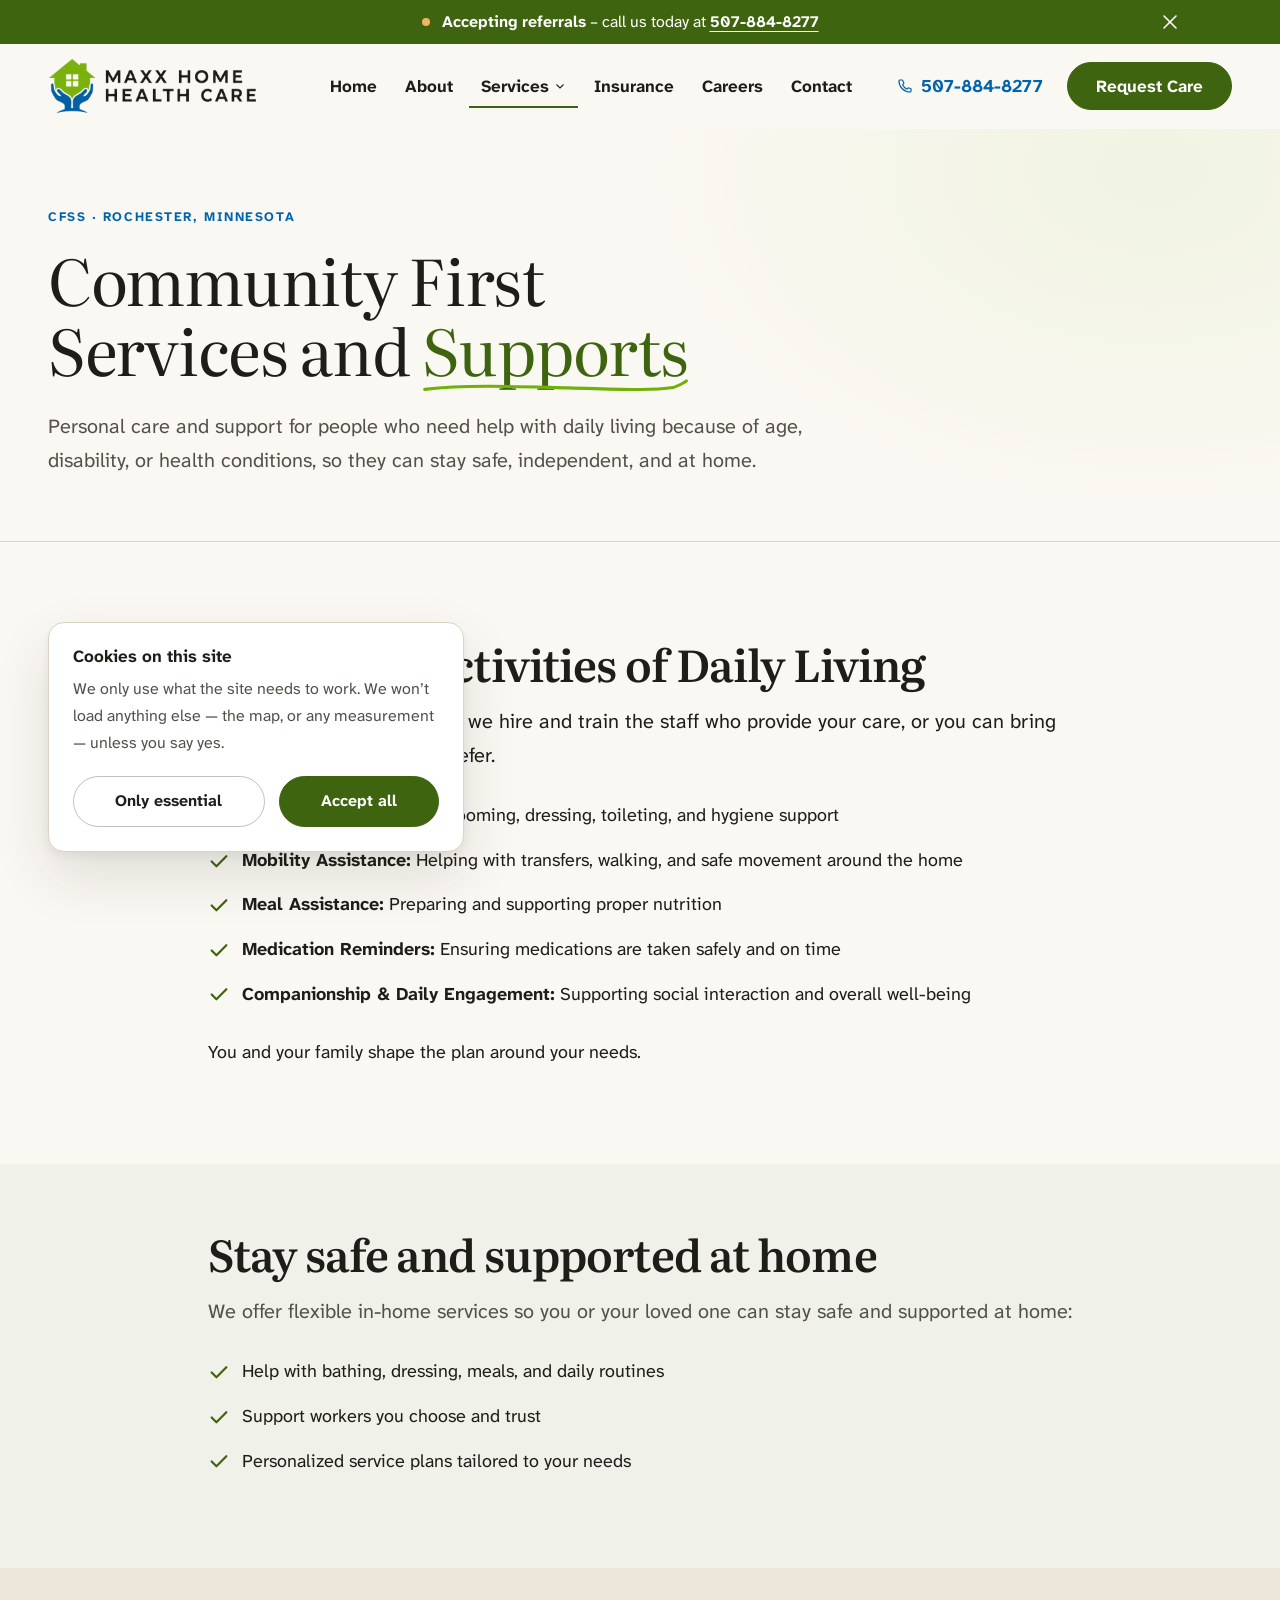
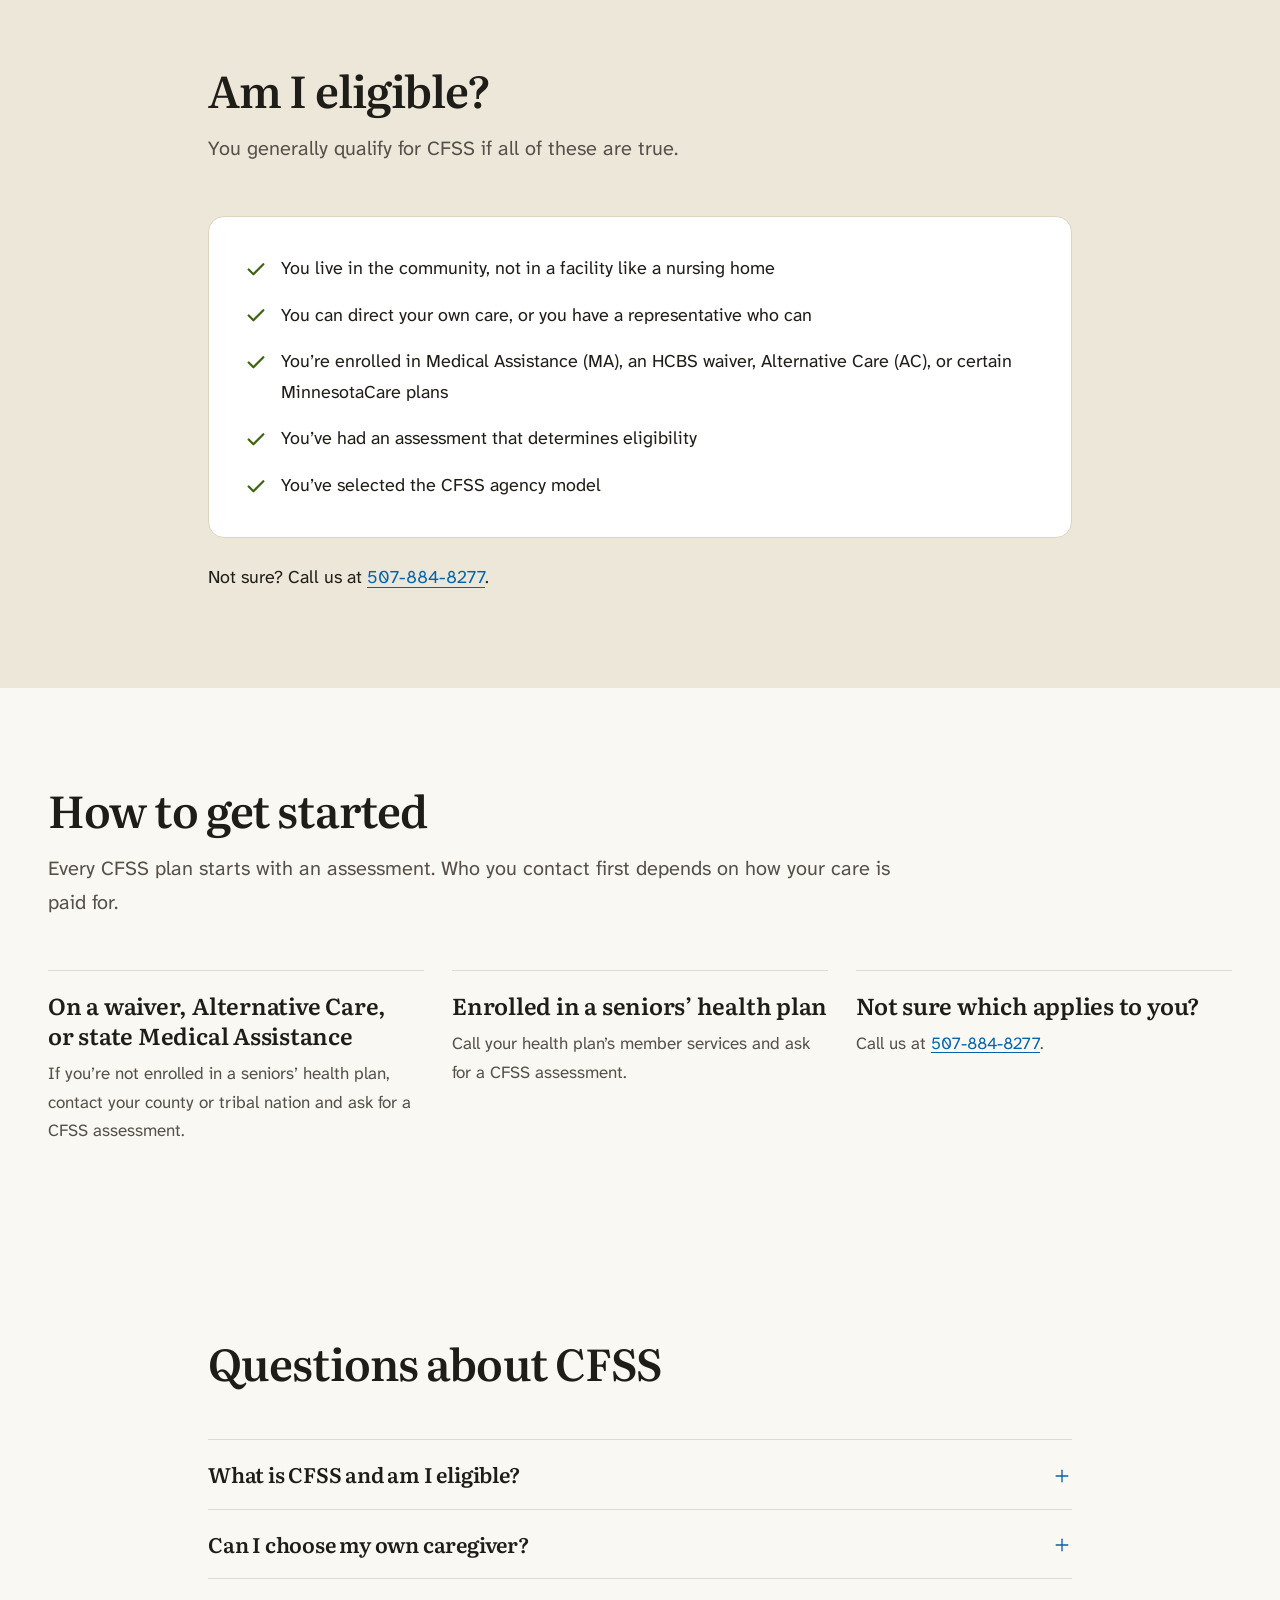
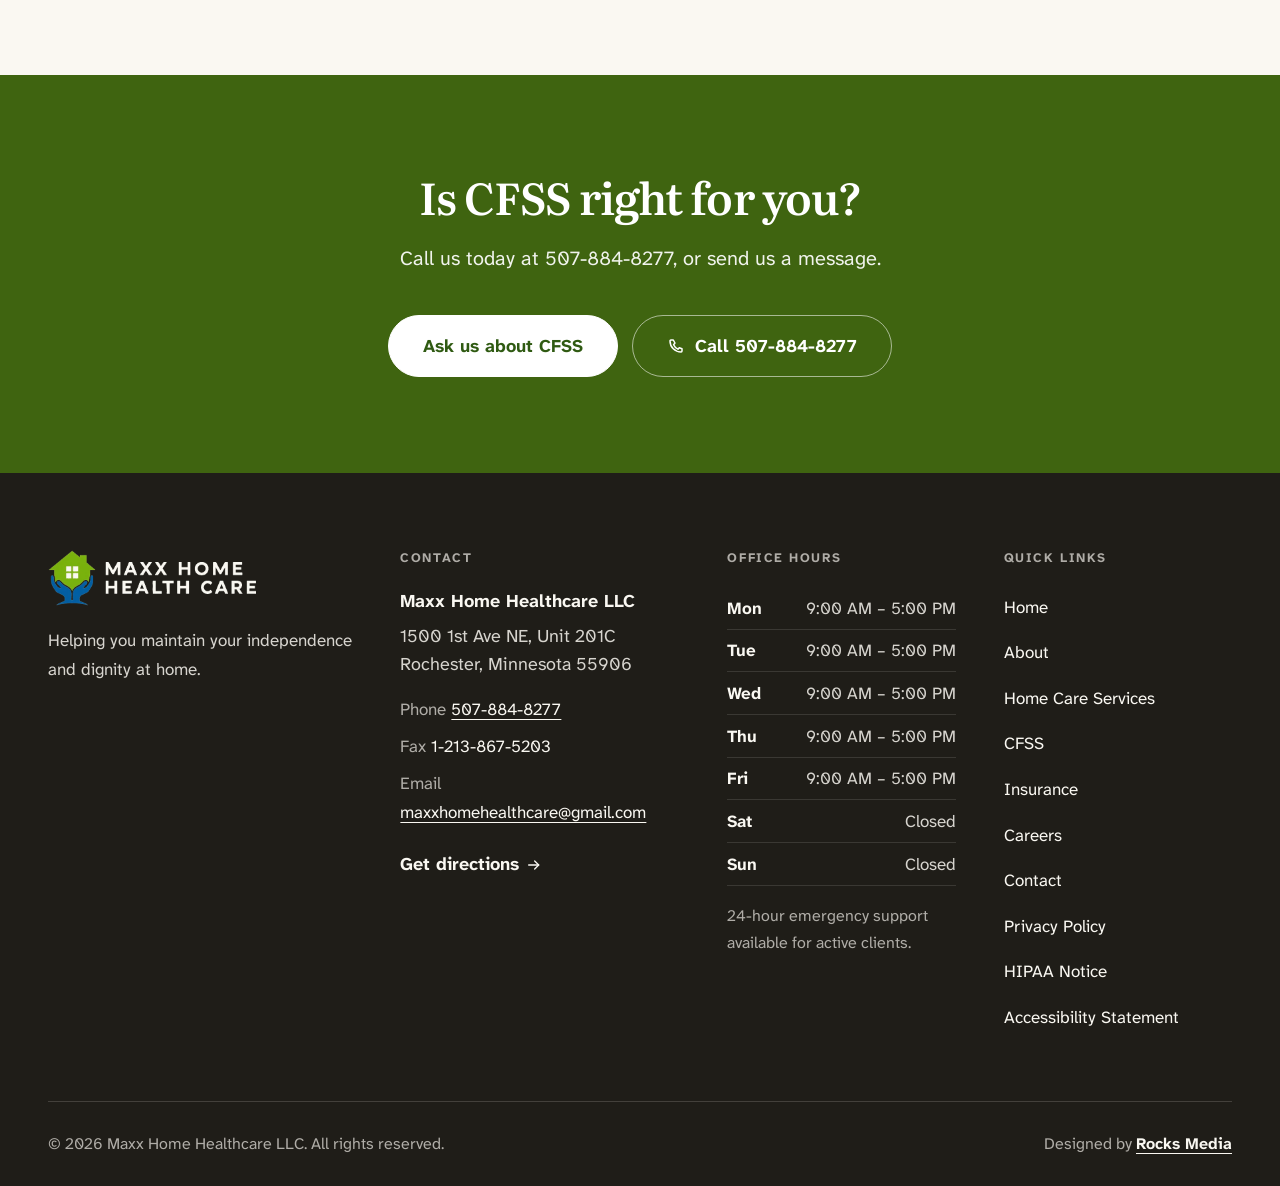
<file: cfss.html>
<!DOCTYPE html>
<html lang="en">
<head>
<meta charset="utf-8">
<meta name="viewport" content="width=device-width, initial-scale=1">

<title>CFSS Provider in Rochester, MN | Community First Services and Supports | Maxx</title>
<meta name="description" content="Community First Services and Supports (CFSS) in Rochester, Minnesota: personal care assistance with bathing, mobility, meals, medication reminders, and companionship.">
<link rel="canonical" href="https://maxxhomehealthcarellc.com/cfss.html">

<meta property="og:type" content="website">
<meta property="og:site_name" content="Maxx Home Healthcare LLC">
<meta property="og:url" content="https://maxxhomehealthcarellc.com/cfss.html">
<meta property="og:title" content="CFSS Provider in Rochester, MN | Community First Services and Supports | Maxx">
<meta property="og:description" content="Community First Services and Supports (CFSS) in Rochester, Minnesota: personal care assistance with bathing, mobility, meals, medication reminders, and companionship.">
<meta property="og:image" content="https://maxxhomehealthcarellc.com/assets/img/og-image.jpg">
<meta property="og:image:width" content="1200">
<meta property="og:image:height" content="630">
<meta property="og:locale" content="en_US">
<meta name="twitter:card" content="summary_large_image">

<meta name="theme-color" content="#faf8f2">
<link rel="icon" href="/favicon.ico" sizes="48x48">
<link rel="icon" href="/assets/img/favicon-64.png" type="image/png" sizes="64x64">
<link rel="apple-touch-icon" href="/assets/img/apple-touch-icon.png">
<link rel="manifest" href="/site.webmanifest">

<link rel="preload" href="assets/fonts/literata-latin.woff2" as="font" type="font/woff2" crossorigin>
<link rel="preload" href="assets/fonts/atkinson-latin.woff2" as="font" type="font/woff2" crossorigin>
<script>
/* Motion is armed only when welcome. Without this class every animated
   element renders in its final state; if main.js never runs, disarm. */
(function () {
  var d = document.documentElement;
  if (matchMedia('(prefers-reduced-motion: reduce)').matches) return;
  d.classList.add('js-anim');
  setTimeout(function () { if (!d.dataset.jsReady) d.classList.remove('js-anim'); }, 4000);
}());
</script>

<link rel="stylesheet" href="assets/css/style.css?v=1791556452">

<script type="application/ld+json">
{
  "@context": "https://schema.org",
  "@graph": [
    {
      "@type": "BreadcrumbList",
      "@id": "https://maxxhomehealthcarellc.com/cfss.html#breadcrumb",
      "itemListElement": [
        {
          "@type": "ListItem",
          "position": 1,
          "name": "Home",
          "item": "https://maxxhomehealthcarellc.com/"
        },
        {
          "@type": "ListItem",
          "position": 2,
          "name": "CFSS",
          "item": "https://maxxhomehealthcarellc.com/cfss.html"
        }
      ]
    },
    {
      "@type": "FAQPage",
      "@id": "https://maxxhomehealthcarellc.com/cfss.html#faq",
      "mainEntity": [
        {
          "@type": "Question",
          "name": "What is CFSS and am I eligible?",
          "acceptedAnswer": {
            "@type": "Answer",
            "text": "CFSS is a Minnesota program that helps you stay in your own home with support from workers you choose. The checklist above covers who qualifies, and we’re happy to help you work it out."
          }
        },
        {
          "@type": "Question",
          "name": "Can I choose my own caregiver?",
          "acceptedAnswer": {
            "@type": "Answer",
            "text": "Yes. Our CFSS program runs under the agency model: we hire and train employees to provide care, but clients also have the option to bring their own employee if they prefer."
          }
        }
      ]
    }
  ]
}
</script>
</head>
<body>

<a class="skip-link" href="#main">Skip to main content</a>

<svg width="0" height="0" style="position:absolute" aria-hidden="true" focusable="false">
  <defs>
    <symbol id="i-arrow" viewBox="0 0 24 24"><path d="M4 12h15"/><path d="M13 6l6 6-6 6"/></symbol>
    <symbol id="i-phone" viewBox="0 0 24 24"><path d="M8.4 4H5.2A1.2 1.2 0 0 0 4 5.2 14.8 14.8 0 0 0 18.8 20a1.2 1.2 0 0 0 1.2-1.2v-3.2l-3.6-1.2-1.8 1.8a11.6 11.6 0 0 1-5.8-5.8L10.6 8z"/></symbol>
    <symbol id="i-chevron" viewBox="0 0 24 24"><path d="M5 9l7 7 7-7"/></symbol>
    <symbol id="i-plus" viewBox="0 0 24 24"><path d="M12 5v14"/><path d="M5 12h14"/></symbol>
    <symbol id="i-check" viewBox="0 0 24 24"><path d="M4 12.5l5.2 5.2L20 6.8"/></symbol>
    <symbol id="i-close" viewBox="0 0 24 24"><path d="M6 6l12 12"/><path d="M18 6L6 18"/></symbol>
    <symbol id="i-menu" viewBox="0 0 24 24"><path d="M4 7h16"/><path d="M4 12h16"/><path d="M4 17h16"/></symbol>
    <symbol id="i-shield" viewBox="0 0 24 24"><path d="M12 3l7.5 3v5.2c0 4.6-3.1 8.4-7.5 10.3C7.6 19.6 4.5 15.8 4.5 11.2V6z"/><path d="M9 12l2.2 2.2L15.4 10"/></symbol>
    <symbol id="i-badge" viewBox="0 0 24 24"><circle cx="12" cy="12" r="8.5"/><path d="M8.4 12.2l2.5 2.5 4.7-5"/></symbol>
    <symbol id="i-clock" viewBox="0 0 24 24"><circle cx="12" cy="12" r="8.5"/><path d="M12 7.2V12l3.2 2"/></symbol>
    <symbol id="i-wallet" viewBox="0 0 24 24"><path d="M3.5 7.5A2 2 0 0 1 5.5 5.5h11a2 2 0 0 1 2 2"/><rect x="3.5" y="7.5" width="17" height="11" rx="2"/><path d="M15 13h2.5"/></symbol>
    <symbol id="i-home" viewBox="0 0 24 24"><path d="M3.5 11L12 3.5 20.5 11"/><path d="M6 9.4V20.5h12V9.4"/><path d="M10 20.5v-5h4v5"/></symbol>
    <symbol id="i-heart" viewBox="0 0 24 24"><path d="M12 20.5s-7.2-4.6-7.2-9.5a4.1 4.1 0 0 1 7.2-2.7 4.1 4.1 0 0 1 7.2 2.7c0 4.9-7.2 9.5-7.2 9.5z"/></symbol>
    <symbol id="i-person-check" viewBox="0 0 24 24"><circle cx="10" cy="7.5" r="3.5"/><path d="M3.8 20.2a6.4 6.4 0 0 1 11-4"/><path d="M14.5 17.5l2 2 4-4"/></symbol>
    <symbol id="i-cup" viewBox="0 0 24 24"><path d="M4 8.5h12v5.2a6 6 0 0 1-12 0z"/><path d="M16 9.6h1.8a2.2 2.2 0 0 1 0 4.4H16"/><path d="M3 20.5h14"/></symbol>
    <symbol id="i-people" viewBox="0 0 24 24"><circle cx="9" cy="8" r="3.2"/><path d="M3.5 20a5.5 5.5 0 0 1 11 0"/><path d="M16 5.2a3.2 3.2 0 0 1 0 5.6"/><path d="M17 15.2a5.5 5.5 0 0 1 3.5 4.8"/></symbol>
    <symbol id="i-bell" viewBox="0 0 24 24"><path d="M6.5 10a5.5 5.5 0 0 1 11 0c0 4 1.5 5.5 1.5 5.5H5S6.5 14 6.5 10z"/><path d="M10.2 19a2 2 0 0 0 3.6 0"/></symbol>
    <symbol id="i-pin" viewBox="0 0 24 24"><path d="M19 10.4c0 5.2-7 10.6-7 10.6s-7-5.4-7-10.6a7 7 0 0 1 14 0z"/><circle cx="12" cy="10.2" r="2.6"/></symbol>
    <symbol id="i-handshake" viewBox="0 0 24 24"><path d="M3 9.5l3-3 3.5 1.5L12 6l2.5 2L18 6.5l3 3"/><path d="M3 9.5v5l4 4 2-2 2 2 2-2 2 2 4-4v-5"/></symbol>
  </defs>
</svg>

<!-- Announcement -->
<div class="announce" id="announce">
  <div class="shell announce__inner">
    <span class="announce__dot" aria-hidden="true"></span>
    <p><strong>Accepting referrals</strong> &ndash; call us today at <a href="tel:+15078848277">507-884-8277</a></p>
    <button type="button" class="announce__close" id="announce-close">
      <svg class="icon" aria-hidden="true"><use href="#i-close"></use></svg>
      <span class="visually-hidden">Dismiss this notice</span>
    </button>
  </div>
</div>

<!-- Header -->
<header class="header" id="header">
  <div class="shell header__inner">

    <a class="brand" href="index.html" aria-label="Maxx Home Healthcare, home page">
      <img src="assets/img/logo.webp?v=1791556452" alt="Maxx Home Health Care" width="625" height="168">
    </a>

    <nav class="nav" aria-label="Main">
      <ul class="nav__list">
        <li><a class="nav__link" href="index.html">Home</a></li>
        <li><a class="nav__link" href="about.html">About</a></li>
        <li class="has-menu" data-menu>
          <a class="nav__link is-current" href="services.html" aria-expanded="false" aria-controls="services-menu" data-menu-trigger>
            Services
            <svg class="nav__caret" aria-hidden="true"><use href="#i-chevron"></use></svg>
          </a>
          <ul class="submenu" id="services-menu" hidden>
            <li><a href="services.html">Home Care Services</a></li>
            <li><a href="cfss.html" aria-current="page">CFSS</a></li>
            <li><a href="services.html#home-care-nursing">Home Care Nursing</a></li>
            <li><a href="services.html#private-duty-nursing">Private Duty Nursing</a></li>
            <li><a href="services.html#respite-care">Respite Care</a></li>
            <li><a href="services.html#companionship">Companionship</a></li>
          </ul>
</li>
        <li><a class="nav__link" href="insurance.html">Insurance</a></li>
        <li><a class="nav__link" href="careers.html">Careers</a></li>
        <li><a class="nav__link" href="contact.html">Contact</a></li>
      </ul>
    </nav>

    <div class="header__actions">
      <a class="header__phone" href="tel:+15078848277">
        <svg class="icon" aria-hidden="true"><use href="#i-phone"></use></svg>
        507-884-8277
      </a>
      <a class="btn btn--primary" href="contact.html?type=care">Request Care</a>
    </div>

    <div class="header__mobile">
      <a class="icon-btn icon-btn--call" href="tel:+15078848277">
        <svg class="icon" aria-hidden="true"><use href="#i-phone"></use></svg>
        <span class="visually-hidden">Call 507-884-8277</span>
      </a>
      <button type="button" class="icon-btn icon-btn--menu" id="menu-open" aria-expanded="false" aria-controls="drawer">
        <svg class="icon" aria-hidden="true"><use href="#i-menu"></use></svg>
        <span class="visually-hidden">Open menu</span>
      </button>
    </div>

  </div>
</header>

<div class="drawer-backdrop" id="drawer-backdrop" hidden></div>

<div class="drawer" id="drawer" role="dialog" aria-modal="true" aria-label="Site menu" hidden>
  <div class="drawer__head">
    <img src="assets/img/logo.webp?v=1791556452" alt="" width="625" height="168">
    <button type="button" class="icon-btn icon-btn--menu" id="menu-close">
      <svg class="icon" aria-hidden="true"><use href="#i-close"></use></svg>
      <span class="visually-hidden">Close menu</span>
    </button>
  </div>
  <ul class="drawer__nav">
    <li><a href="index.html">Home</a></li>
    <li><a href="about.html">About</a></li>
    <li>
      <a href="services.html">Services</a>
      <ul class="drawer__sub">
        <li><a href="services.html">Home Care Services</a></li>
        <li><a href="cfss.html" aria-current="page">CFSS</a></li>
        <li><a href="services.html#home-care-nursing">Home Care Nursing</a></li>
        <li><a href="services.html#private-duty-nursing">Private Duty Nursing</a></li>
        <li><a href="services.html#respite-care">Respite Care</a></li>
        <li><a href="services.html#companionship">Companionship</a></li>
      </ul>
</li>
    <li><a href="insurance.html">Insurance</a></li>
    <li><a href="careers.html">Careers</a></li>
    <li><a href="contact.html">Contact</a></li>
  </ul>
  <div class="drawer__foot">
    <a class="btn btn--primary btn--wide" href="contact.html?type=care">Request Care</a>
    <a class="btn btn--outline btn--wide" href="careers.html">Apply for a Job</a>
  </div>
</div>

<main id="main">

  <section class="page-hero" aria-labelledby="page-h">
    <div class="shell">
      <span class="eyebrow">CFSS &middot; Rochester, Minnesota</span>
      <h1 id="page-h">Community First Services and <span class="uword" data-draw="load">Supports<svg class="scribble" viewBox="0 0 100 12" preserveAspectRatio="none" aria-hidden="true" focusable="false"><path d="M1 7.4C18 3.6 38 5.6 55 6.3S86 8.9 94.5 6.1Q97.2 4.3 99.5 1.2"/></svg></span></h1>
      <p class="lede">Personal care and support for people who need help with daily living because of age, disability, or health conditions, so they can stay safe, independent, and at home.</p>
    </div>
  </section>

  <section class="band band--paper" aria-labelledby="adl-h">
    <div class="shell shell--narrow">
      <h2 id="adl-h">Help with Activities of Daily Living</h2>
      <p class="lede lede--ink" style="margin-top:1rem">We follow the agency model: we hire and train the staff who provide your care, or you can bring your own employee if you prefer.</p>
      <ul class="ticklist">
          <li>
            <svg class="icon" aria-hidden="true"><use href="#i-check"></use></svg>
            <span><b>Personal Care:</b> Bathing, grooming, dressing, toileting, and hygiene support</span>
</li>
          <li>
            <svg class="icon" aria-hidden="true"><use href="#i-check"></use></svg>
            <span><b>Mobility Assistance:</b> Helping with transfers, walking, and safe movement around the home</span>
</li>
          <li>
            <svg class="icon" aria-hidden="true"><use href="#i-check"></use></svg>
            <span><b>Meal Assistance:</b> Preparing and supporting proper nutrition</span>
</li>
          <li>
            <svg class="icon" aria-hidden="true"><use href="#i-check"></use></svg>
            <span><b>Medication Reminders:</b> Ensuring medications are taken safely and on time</span>
</li>
          <li>
            <svg class="icon" aria-hidden="true"><use href="#i-check"></use></svg>
            <span><b>Companionship &amp; Daily Engagement:</b> Supporting social interaction and overall well-being</span>
</li>
      </ul>
      <p>You and your family shape the plan around your needs.</p>
    </div>
  </section>

  <section class="band band--leaf-wash band--tight" aria-labelledby="flex-h">
    <div class="shell shell--narrow">
      <h2 id="flex-h">Stay safe and supported at home</h2>
      <p class="lede" style="margin-top:1rem">We offer flexible in-home services so you or your loved one can stay safe and supported at home:</p>
      <ul class="ticklist">
          <li>
            <svg class="icon" aria-hidden="true"><use href="#i-check"></use></svg>
            <span>Help with bathing, dressing, meals, and daily routines</span>
</li>
          <li>
            <svg class="icon" aria-hidden="true"><use href="#i-check"></use></svg>
            <span>Support workers you choose and trust</span>
</li>
          <li>
            <svg class="icon" aria-hidden="true"><use href="#i-check"></use></svg>
            <span>Personalized service plans tailored to your needs</span>
</li>
      </ul>
    </div>
  </section>

  <section class="band band--oat" aria-labelledby="elig-h">
    <div class="shell shell--narrow">
      <div class="section-head">
        <h2 id="elig-h">Am I eligible?</h2>
        <p class="lede">You generally qualify for CFSS if all of these are true.</p>
      </div>
      <ul class="checklist">
          <li>
            <svg class="icon" aria-hidden="true"><use href="#i-check"></use></svg>
            <span>You live in the community, not in a facility like a nursing home</span>
</li>
          <li>
            <svg class="icon" aria-hidden="true"><use href="#i-check"></use></svg>
            <span>You can direct your own care, or you have a representative who can</span>
</li>
          <li>
            <svg class="icon" aria-hidden="true"><use href="#i-check"></use></svg>
            <span>You&rsquo;re enrolled in Medical Assistance (MA), an HCBS waiver, Alternative Care (AC), or certain MinnesotaCare plans</span>
</li>
          <li>
            <svg class="icon" aria-hidden="true"><use href="#i-check"></use></svg>
            <span>You&rsquo;ve had an assessment that determines eligibility</span>
</li>
          <li>
            <svg class="icon" aria-hidden="true"><use href="#i-check"></use></svg>
            <span>You&rsquo;ve selected the CFSS agency model</span>
</li>
      </ul>
      <p style="margin-top:1.5rem">Not sure? Call us at <a href="tel:+15078848277">507-884-8277</a>.</p>
    </div>
  </section>

  <section class="band band--paper" aria-labelledby="start-h">
    <div class="shell">
      <div class="section-head">
        <h2 id="start-h">How to get started</h2>
        <p class="lede">Every CFSS plan starts with an assessment. Who you contact first depends on how your care is paid for.</p>
      </div>
      <ul class="routes">
        <li>
          <h3>On a waiver, Alternative Care, or state Medical Assistance</h3>
          <p>If you&rsquo;re not enrolled in a seniors&rsquo; health plan, contact your county or tribal nation and ask for a CFSS assessment.</p>
</li>
        <li>
          <h3>Enrolled in a seniors&rsquo; health plan</h3>
          <p>Call your health plan&rsquo;s member services and ask for a CFSS assessment.</p>
</li>
        <li>
          <h3>Not sure which applies to you?</h3>
          <p>Call us at <a href="tel:+15078848277">507-884-8277</a>.</p>
</li>
      </ul>
    </div>
  </section>

  <section class="band band--paper" id="faq" aria-labelledby="faq-h">
    <div class="shell shell--narrow">
      <div class="section-head"><h2 id="faq-h">Questions about CFSS</h2></div>
      <div class="faq">
        <details class="faq__item">
          <summary>What is CFSS and am I eligible?<svg class="icon" aria-hidden="true"><use href="#i-plus"></use></svg></summary>
          <div class="faq__answer"><p>CFSS is a Minnesota program that helps you stay in your own home with support from workers you choose. The checklist above covers who qualifies, and we&rsquo;re happy to help you work it out.</p></div>
        </details>
        <details class="faq__item">
          <summary>Can I choose my own caregiver?<svg class="icon" aria-hidden="true"><use href="#i-plus"></use></svg></summary>
          <div class="faq__answer"><p>Yes. Our CFSS program runs under the agency model: we hire and train employees to provide care, but clients also have the option to bring their own employee if they prefer.</p></div>
        </details>
      </div>
    </div>
  </section>
  <section class="band band--leaf final" aria-labelledby="cta-h">
    <div class="shell">
      <h2 id="cta-h">Is CFSS right for you?</h2>
      <p>Call us today at 507-884-8277, or send us a message.</p>
      <div class="btn-row">
        <a class="btn btn--paper btn--hero" href="contact.html?type=care&amp;service=cfss">Ask us about CFSS</a>
        <a class="btn btn--invert-outline btn--hero" href="tel:+15078848277">
          <svg aria-hidden="true"><use href="#i-phone"></use></svg>
          Call 507-884-8277
        </a>
      </div>
    </div>
  </section>
</main>

<footer class="footer">
  <div class="shell">
    <div class="footer__grid">

      <div class="footer__brand">
        <h2 class="visually-hidden">Maxx Home Healthcare</h2>
        <img src="assets/img/logo-cream.webp?v=1791556452" alt="Maxx Home Health Care" width="625" height="168">
        <p class="footer__tagline">Helping you maintain your independence and dignity at home.</p>
      </div>

      <div class="footer__contact">
        <h3>Contact</h3>
        <address>
          <b>Maxx Home Healthcare LLC</b>
          1500 1st Ave NE, Unit 201C<br>
          Rochester, Minnesota 55906
        </address>
        <ul>
          <li><span>Phone</span> <a href="tel:+15078848277">507-884-8277</a></li>
          <li><span>Fax</span> 1-213-867-5203</li>
          <li><span>Email</span> <a href="mailto:maxxhomehealthcare@gmail.com">maxxhomehealthcare@gmail.com</a></li>
        </ul>
        <p style="margin-top:1rem">
          <a class="textlink" href="https://www.google.com/maps/dir/?api=1&amp;destination=1500+1st+Ave+NE+Unit+201C+Rochester+MN+55906" target="_blank" rel="noopener">
            Get directions
            <svg aria-hidden="true"><use href="#i-arrow"></use></svg>
          </a>
</p>
      </div>

      <div>
        <h3>Office hours</h3>
        <table class="hours">
          <tbody>
            <tr><th scope="row">Mon</th><td>9:00 AM &ndash; 5:00 PM</td></tr>
            <tr><th scope="row">Tue</th><td>9:00 AM &ndash; 5:00 PM</td></tr>
            <tr><th scope="row">Wed</th><td>9:00 AM &ndash; 5:00 PM</td></tr>
            <tr><th scope="row">Thu</th><td>9:00 AM &ndash; 5:00 PM</td></tr>
            <tr><th scope="row">Fri</th><td>9:00 AM &ndash; 5:00 PM</td></tr>
            <tr><th scope="row">Sat</th><td>Closed</td></tr>
            <tr><th scope="row">Sun</th><td>Closed</td></tr>
          </tbody>
        </table>
        <p class="footer__note">24-hour emergency support available for active clients.</p>
      </div>

      <nav aria-labelledby="quicklinks-h">
        <h3 id="quicklinks-h">Quick links</h3>
        <ul class="footer__links">
          <li><a href="index.html">Home</a></li>
          <li><a href="about.html">About</a></li>
          <li><a href="services.html">Home Care Services</a></li>
          <li><a href="cfss.html">CFSS</a></li>
          <li><a href="insurance.html">Insurance</a></li>
          <li><a href="careers.html">Careers</a></li>
          <li><a href="contact.html">Contact</a></li>
          <li><a href="privacy.html">Privacy Policy</a></li>
          <li><a href="hipaa.html">HIPAA Notice</a></li>
          <li><a href="accessibility.html">Accessibility Statement</a></li>
        </ul>
      </nav>

    </div>

    <div class="footer__bottom">
      <p>&copy; 2026 Maxx Home Healthcare LLC. All rights reserved.</p>
      <p>Designed by <a class="footer__credit" href="https://rocksmedia.ca" target="_blank" rel="noopener"><strong>Rocks Media</strong></a></p>
    </div>
  </div>
</footer>

<!-- Mobile action bar -->
<div class="actionbar" id="actionbar">
  <a class="btn btn--primary" href="tel:+15078848277">
    <svg aria-hidden="true"><use href="#i-phone"></use></svg>
    Call now
  </a>
  <a class="btn btn--invert-outline" href="contact.html?type=care">Request Care</a>
</div>

<!-- Cookie notice. Nothing non-essential loads until it is accepted. -->
<div class="cookie" id="cookie" role="region" aria-labelledby="cookie-h" hidden>
  <h2 id="cookie-h">Cookies on this site</h2>
  <p>We only use what the site needs to work. We won&rsquo;t load anything else &mdash; the map, or any measurement &mdash; unless you say yes.</p>
  <div class="btn-row">
    <button type="button" class="btn btn--outline" id="cookie-decline">Only essential</button>
    <button type="button" class="btn btn--primary" id="cookie-accept">Accept all</button>
  </div>
</div>

<script src="assets/js/main.js?v=1791556452" defer></script>
</body>
</html>
</file>
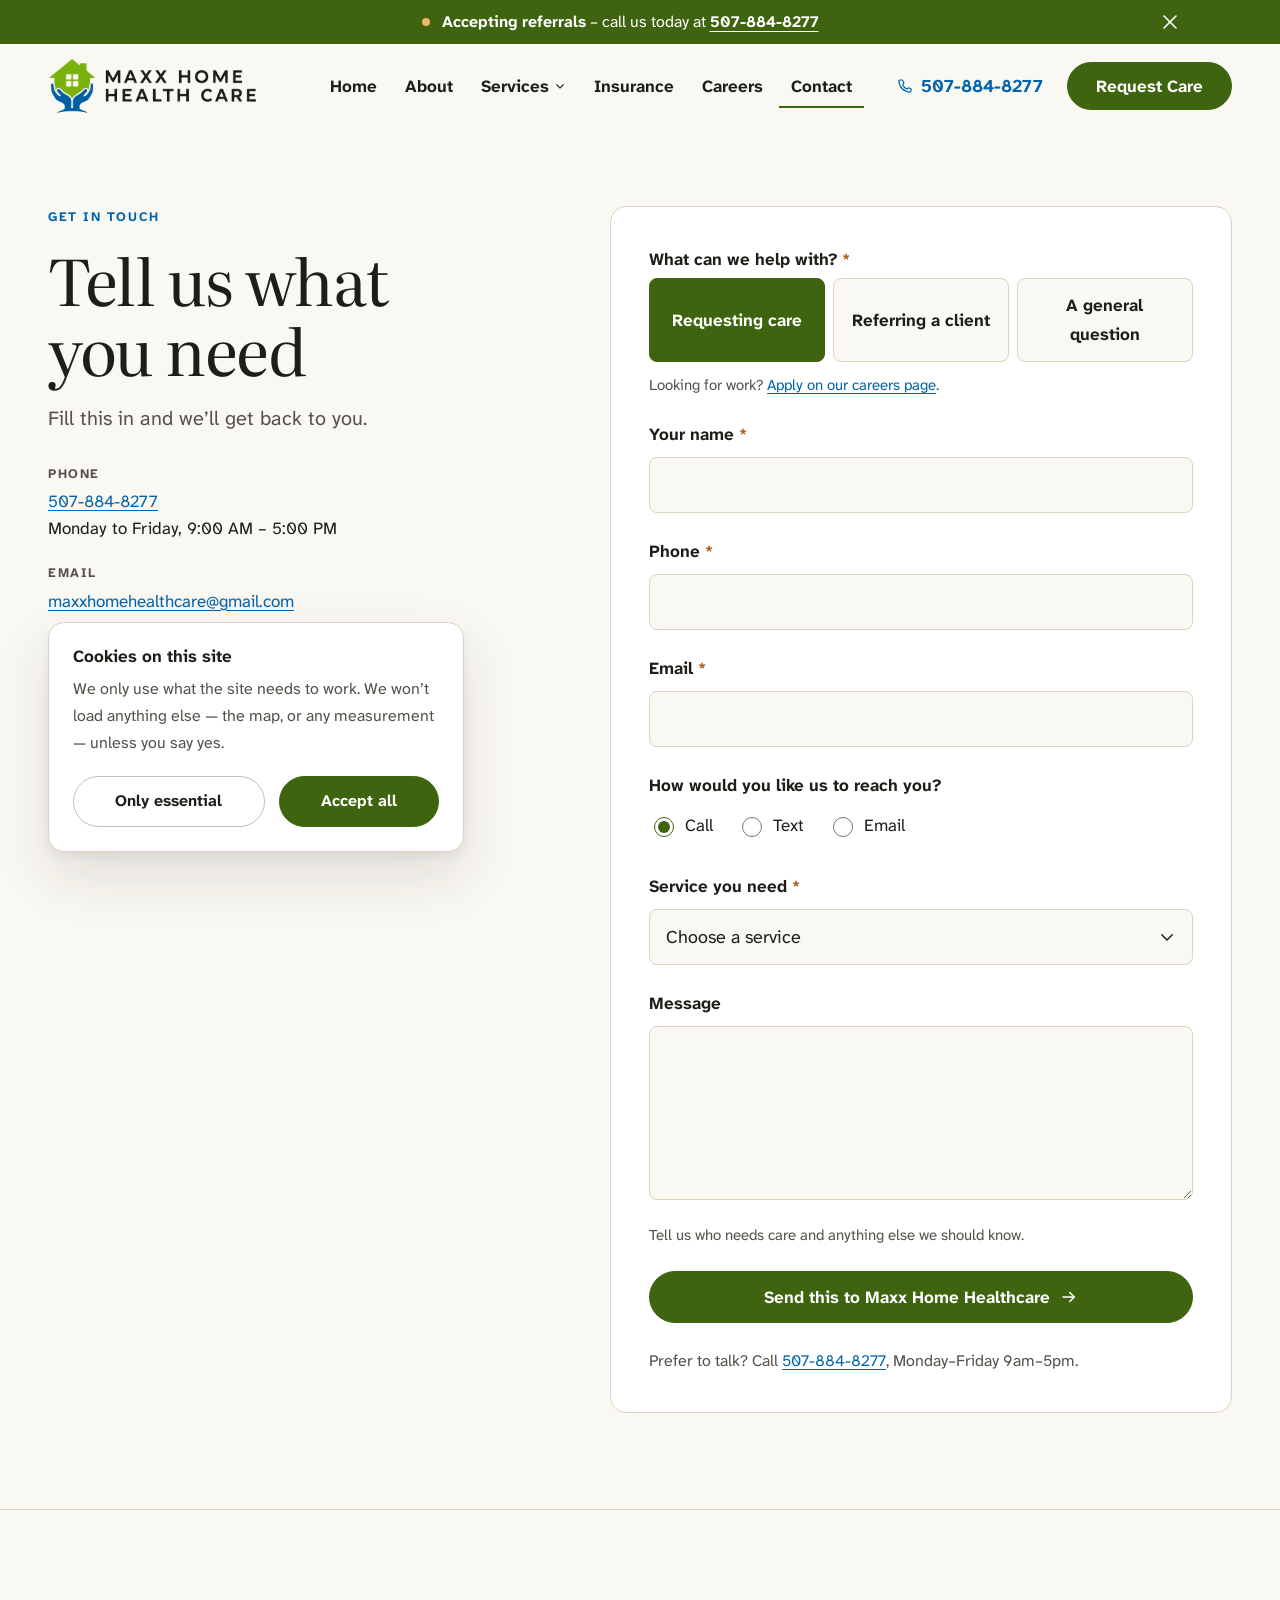
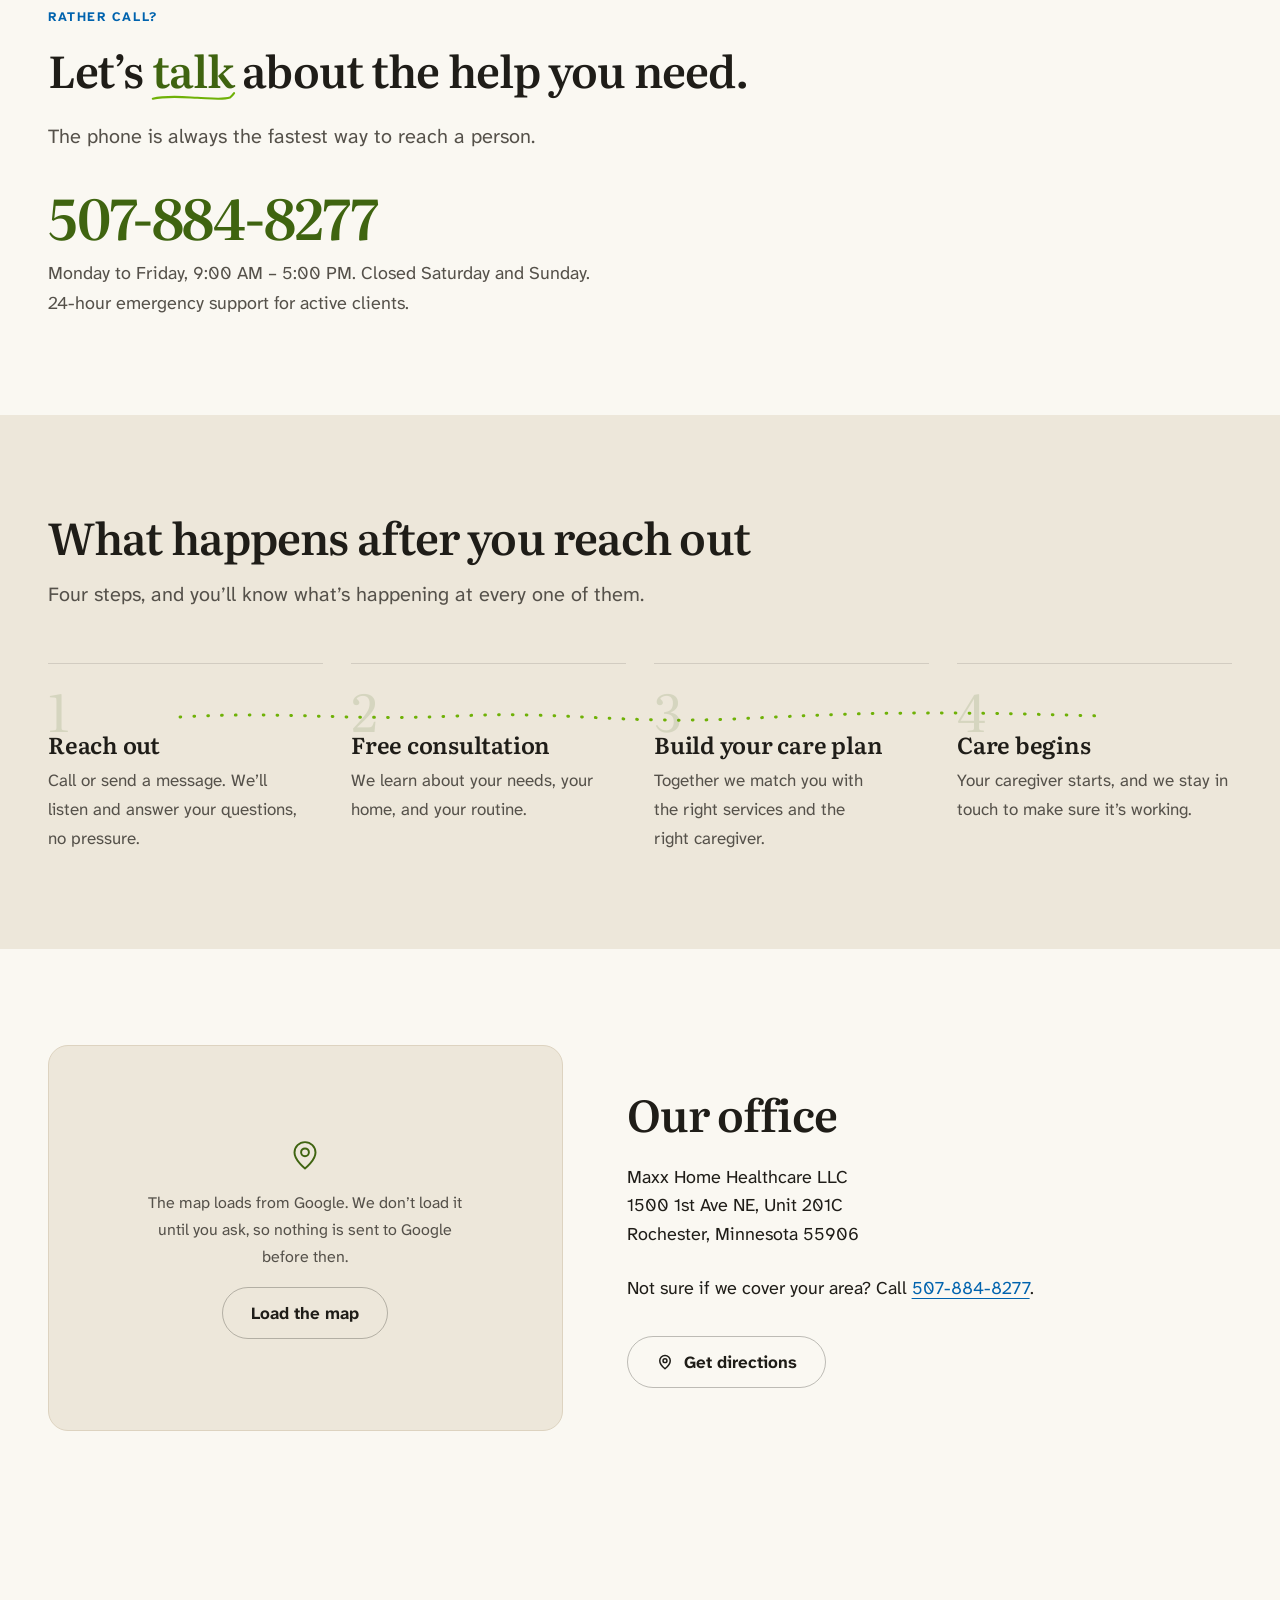
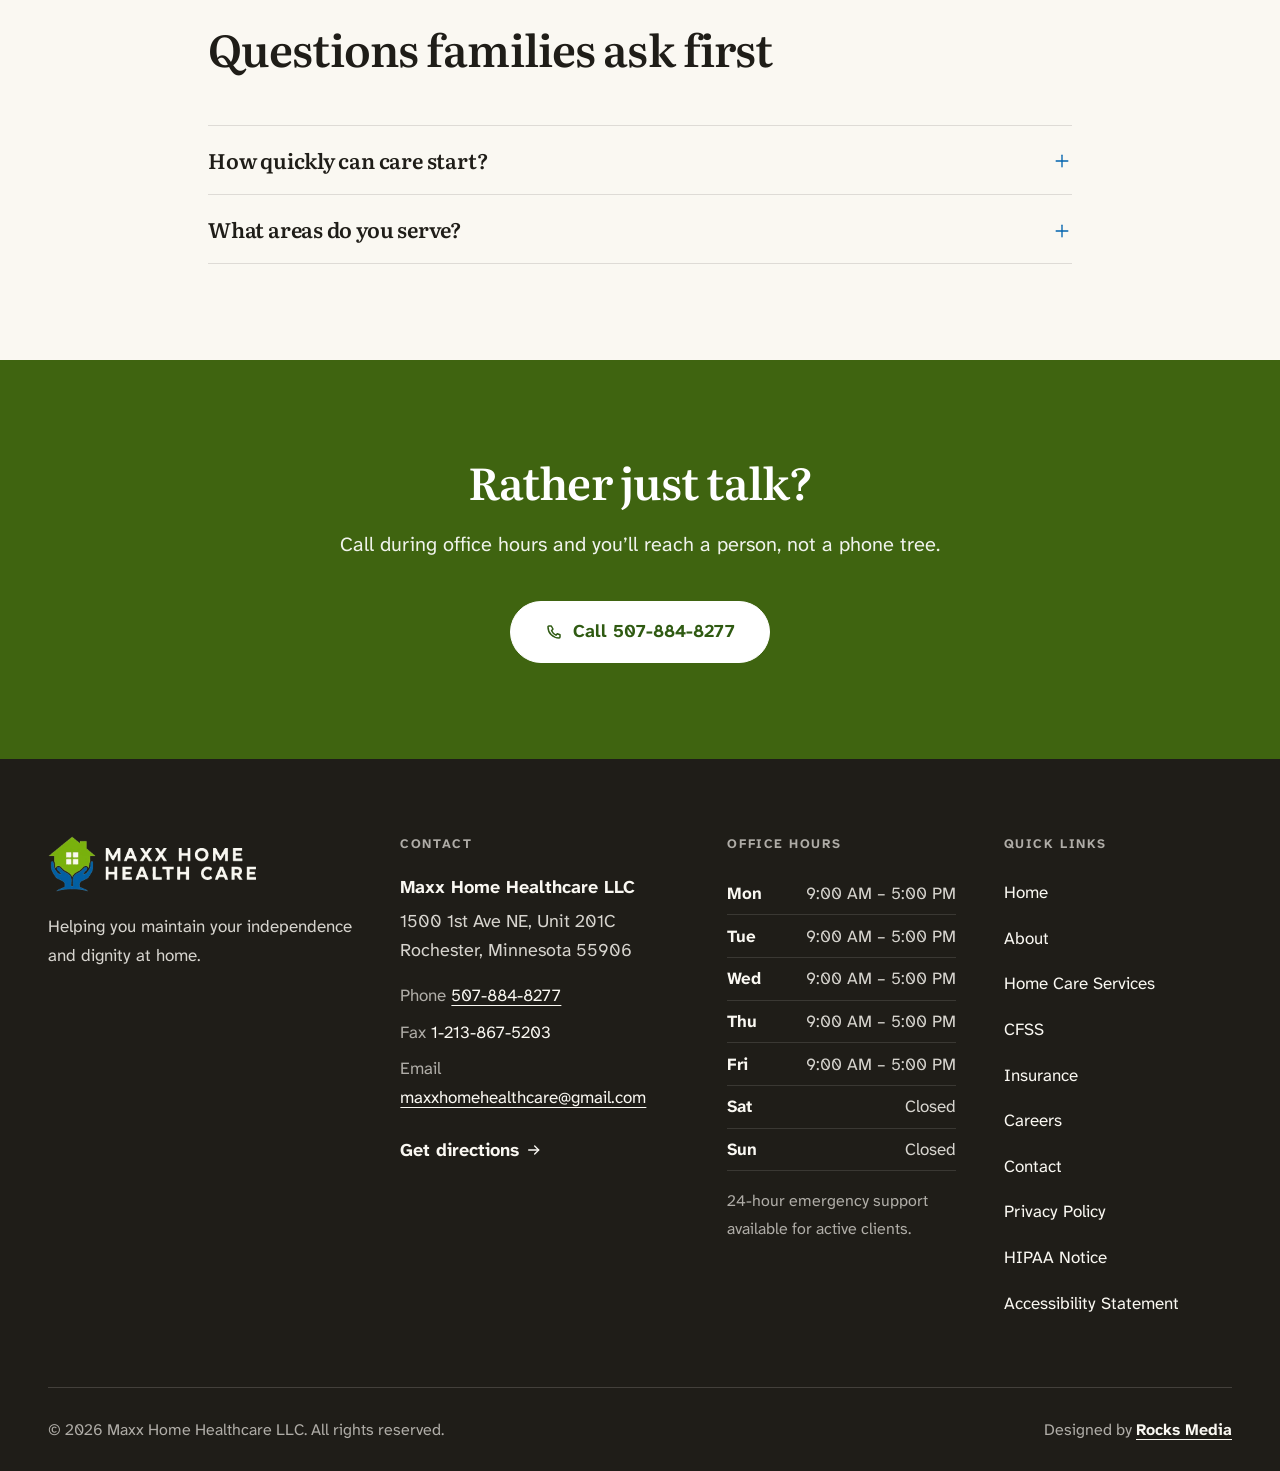
<file: contact.html>
<!DOCTYPE html>
<html lang="en">
<head>
<meta charset="utf-8">
<meta name="viewport" content="width=device-width, initial-scale=1">

<title>Contact Us | Home Care in Rochester, MN | Maxx Home Healthcare</title>
<meta name="description" content="Call 507-884-8277 or send a message to Maxx Home Healthcare in Rochester, Minnesota. Office hours, directions, and what happens after you reach out.">
<link rel="canonical" href="https://maxxhomehealthcarellc.com/contact.html">

<meta property="og:type" content="website">
<meta property="og:site_name" content="Maxx Home Healthcare LLC">
<meta property="og:url" content="https://maxxhomehealthcarellc.com/contact.html">
<meta property="og:title" content="Contact Us | Home Care in Rochester, MN | Maxx Home Healthcare">
<meta property="og:description" content="Call 507-884-8277 or send a message to Maxx Home Healthcare in Rochester, Minnesota. Office hours, directions, and what happens after you reach out.">
<meta property="og:image" content="https://maxxhomehealthcarellc.com/assets/img/og-image.jpg">
<meta property="og:image:width" content="1200">
<meta property="og:image:height" content="630">
<meta property="og:locale" content="en_US">
<meta name="twitter:card" content="summary_large_image">

<meta name="theme-color" content="#faf8f2">
<link rel="icon" href="/favicon.ico" sizes="48x48">
<link rel="icon" href="/assets/img/favicon-64.png" type="image/png" sizes="64x64">
<link rel="apple-touch-icon" href="/assets/img/apple-touch-icon.png">
<link rel="manifest" href="/site.webmanifest">

<link rel="preload" href="assets/fonts/literata-latin.woff2" as="font" type="font/woff2" crossorigin>
<link rel="preload" href="assets/fonts/atkinson-latin.woff2" as="font" type="font/woff2" crossorigin>
<script>
/* Motion is armed only when welcome. Without this class every animated
   element renders in its final state; if main.js never runs, disarm. */
(function () {
  var d = document.documentElement;
  if (matchMedia('(prefers-reduced-motion: reduce)').matches) return;
  d.classList.add('js-anim');
  setTimeout(function () { if (!d.dataset.jsReady) d.classList.remove('js-anim'); }, 4000);
}());
</script>

<link rel="stylesheet" href="assets/css/style.css?v=1791556452">

<script type="application/ld+json">
{
  "@context": "https://schema.org",
  "@graph": [
    {
      "@type": "BreadcrumbList",
      "@id": "https://maxxhomehealthcarellc.com/contact.html#breadcrumb",
      "itemListElement": [
        {
          "@type": "ListItem",
          "position": 1,
          "name": "Home",
          "item": "https://maxxhomehealthcarellc.com/"
        },
        {
          "@type": "ListItem",
          "position": 2,
          "name": "Contact",
          "item": "https://maxxhomehealthcarellc.com/contact.html"
        }
      ]
    },
    {
      "@type": "FAQPage",
      "@id": "https://maxxhomehealthcarellc.com/contact.html#faq",
      "mainEntity": [
        {
          "@type": "Question",
          "name": "How quickly can care start?",
          "acceptedAnswer": {
            "@type": "Answer",
            "text": "It depends on the services you need and whether your assessment and authorization are already in place. Call us and we’ll tell you honestly how soon we can start, rather than making you wait to find out."
          }
        },
        {
          "@type": "Question",
          "name": "What areas do you serve?",
          "acceptedAnswer": {
            "@type": "Answer",
            "text": "Our office is at 1500 1st Ave NE, Unit 201C, in Rochester, Minnesota. If you’re not sure whether we reach you, call 507-884-8277 and ask."
          }
        }
      ]
    }
  ]
}
</script>
</head>
<body>

<a class="skip-link" href="#main">Skip to main content</a>

<svg width="0" height="0" style="position:absolute" aria-hidden="true" focusable="false">
  <defs>
    <symbol id="i-arrow" viewBox="0 0 24 24"><path d="M4 12h15"/><path d="M13 6l6 6-6 6"/></symbol>
    <symbol id="i-phone" viewBox="0 0 24 24"><path d="M8.4 4H5.2A1.2 1.2 0 0 0 4 5.2 14.8 14.8 0 0 0 18.8 20a1.2 1.2 0 0 0 1.2-1.2v-3.2l-3.6-1.2-1.8 1.8a11.6 11.6 0 0 1-5.8-5.8L10.6 8z"/></symbol>
    <symbol id="i-chevron" viewBox="0 0 24 24"><path d="M5 9l7 7 7-7"/></symbol>
    <symbol id="i-plus" viewBox="0 0 24 24"><path d="M12 5v14"/><path d="M5 12h14"/></symbol>
    <symbol id="i-check" viewBox="0 0 24 24"><path d="M4 12.5l5.2 5.2L20 6.8"/></symbol>
    <symbol id="i-close" viewBox="0 0 24 24"><path d="M6 6l12 12"/><path d="M18 6L6 18"/></symbol>
    <symbol id="i-menu" viewBox="0 0 24 24"><path d="M4 7h16"/><path d="M4 12h16"/><path d="M4 17h16"/></symbol>
    <symbol id="i-shield" viewBox="0 0 24 24"><path d="M12 3l7.5 3v5.2c0 4.6-3.1 8.4-7.5 10.3C7.6 19.6 4.5 15.8 4.5 11.2V6z"/><path d="M9 12l2.2 2.2L15.4 10"/></symbol>
    <symbol id="i-badge" viewBox="0 0 24 24"><circle cx="12" cy="12" r="8.5"/><path d="M8.4 12.2l2.5 2.5 4.7-5"/></symbol>
    <symbol id="i-clock" viewBox="0 0 24 24"><circle cx="12" cy="12" r="8.5"/><path d="M12 7.2V12l3.2 2"/></symbol>
    <symbol id="i-wallet" viewBox="0 0 24 24"><path d="M3.5 7.5A2 2 0 0 1 5.5 5.5h11a2 2 0 0 1 2 2"/><rect x="3.5" y="7.5" width="17" height="11" rx="2"/><path d="M15 13h2.5"/></symbol>
    <symbol id="i-home" viewBox="0 0 24 24"><path d="M3.5 11L12 3.5 20.5 11"/><path d="M6 9.4V20.5h12V9.4"/><path d="M10 20.5v-5h4v5"/></symbol>
    <symbol id="i-heart" viewBox="0 0 24 24"><path d="M12 20.5s-7.2-4.6-7.2-9.5a4.1 4.1 0 0 1 7.2-2.7 4.1 4.1 0 0 1 7.2 2.7c0 4.9-7.2 9.5-7.2 9.5z"/></symbol>
    <symbol id="i-person-check" viewBox="0 0 24 24"><circle cx="10" cy="7.5" r="3.5"/><path d="M3.8 20.2a6.4 6.4 0 0 1 11-4"/><path d="M14.5 17.5l2 2 4-4"/></symbol>
    <symbol id="i-cup" viewBox="0 0 24 24"><path d="M4 8.5h12v5.2a6 6 0 0 1-12 0z"/><path d="M16 9.6h1.8a2.2 2.2 0 0 1 0 4.4H16"/><path d="M3 20.5h14"/></symbol>
    <symbol id="i-people" viewBox="0 0 24 24"><circle cx="9" cy="8" r="3.2"/><path d="M3.5 20a5.5 5.5 0 0 1 11 0"/><path d="M16 5.2a3.2 3.2 0 0 1 0 5.6"/><path d="M17 15.2a5.5 5.5 0 0 1 3.5 4.8"/></symbol>
    <symbol id="i-bell" viewBox="0 0 24 24"><path d="M6.5 10a5.5 5.5 0 0 1 11 0c0 4 1.5 5.5 1.5 5.5H5S6.5 14 6.5 10z"/><path d="M10.2 19a2 2 0 0 0 3.6 0"/></symbol>
    <symbol id="i-pin" viewBox="0 0 24 24"><path d="M19 10.4c0 5.2-7 10.6-7 10.6s-7-5.4-7-10.6a7 7 0 0 1 14 0z"/><circle cx="12" cy="10.2" r="2.6"/></symbol>
    <symbol id="i-handshake" viewBox="0 0 24 24"><path d="M3 9.5l3-3 3.5 1.5L12 6l2.5 2L18 6.5l3 3"/><path d="M3 9.5v5l4 4 2-2 2 2 2-2 2 2 4-4v-5"/></symbol>
  </defs>
</svg>

<!-- Announcement -->
<div class="announce" id="announce">
  <div class="shell announce__inner">
    <span class="announce__dot" aria-hidden="true"></span>
    <p><strong>Accepting referrals</strong> &ndash; call us today at <a href="tel:+15078848277">507-884-8277</a></p>
    <button type="button" class="announce__close" id="announce-close">
      <svg class="icon" aria-hidden="true"><use href="#i-close"></use></svg>
      <span class="visually-hidden">Dismiss this notice</span>
    </button>
  </div>
</div>

<!-- Header -->
<header class="header" id="header">
  <div class="shell header__inner">

    <a class="brand" href="index.html" aria-label="Maxx Home Healthcare, home page">
      <img src="assets/img/logo.webp?v=1791556452" alt="Maxx Home Health Care" width="625" height="168">
    </a>

    <nav class="nav" aria-label="Main">
      <ul class="nav__list">
        <li><a class="nav__link" href="index.html">Home</a></li>
        <li><a class="nav__link" href="about.html">About</a></li>
        <li class="has-menu" data-menu>
          <a class="nav__link" href="services.html" aria-expanded="false" aria-controls="services-menu" data-menu-trigger>
            Services
            <svg class="nav__caret" aria-hidden="true"><use href="#i-chevron"></use></svg>
          </a>
          <ul class="submenu" id="services-menu" hidden>
            <li><a href="services.html">Home Care Services</a></li>
            <li><a href="cfss.html">CFSS</a></li>
            <li><a href="services.html#home-care-nursing">Home Care Nursing</a></li>
            <li><a href="services.html#private-duty-nursing">Private Duty Nursing</a></li>
            <li><a href="services.html#respite-care">Respite Care</a></li>
            <li><a href="services.html#companionship">Companionship</a></li>
          </ul>
</li>
        <li><a class="nav__link" href="insurance.html">Insurance</a></li>
        <li><a class="nav__link" href="careers.html">Careers</a></li>
        <li><a class="nav__link" href="contact.html" aria-current="page">Contact</a></li>
      </ul>
    </nav>

    <div class="header__actions">
      <a class="header__phone" href="tel:+15078848277">
        <svg class="icon" aria-hidden="true"><use href="#i-phone"></use></svg>
        507-884-8277
      </a>
      <a class="btn btn--primary" href="contact.html?type=care">Request Care</a>
    </div>

    <div class="header__mobile">
      <a class="icon-btn icon-btn--call" href="tel:+15078848277">
        <svg class="icon" aria-hidden="true"><use href="#i-phone"></use></svg>
        <span class="visually-hidden">Call 507-884-8277</span>
      </a>
      <button type="button" class="icon-btn icon-btn--menu" id="menu-open" aria-expanded="false" aria-controls="drawer">
        <svg class="icon" aria-hidden="true"><use href="#i-menu"></use></svg>
        <span class="visually-hidden">Open menu</span>
      </button>
    </div>

  </div>
</header>

<div class="drawer-backdrop" id="drawer-backdrop" hidden></div>

<div class="drawer" id="drawer" role="dialog" aria-modal="true" aria-label="Site menu" hidden>
  <div class="drawer__head">
    <img src="assets/img/logo.webp?v=1791556452" alt="" width="625" height="168">
    <button type="button" class="icon-btn icon-btn--menu" id="menu-close">
      <svg class="icon" aria-hidden="true"><use href="#i-close"></use></svg>
      <span class="visually-hidden">Close menu</span>
    </button>
  </div>
  <ul class="drawer__nav">
    <li><a href="index.html">Home</a></li>
    <li><a href="about.html">About</a></li>
    <li>
      <a href="services.html">Services</a>
      <ul class="drawer__sub">
        <li><a href="services.html">Home Care Services</a></li>
        <li><a href="cfss.html">CFSS</a></li>
        <li><a href="services.html#home-care-nursing">Home Care Nursing</a></li>
        <li><a href="services.html#private-duty-nursing">Private Duty Nursing</a></li>
        <li><a href="services.html#respite-care">Respite Care</a></li>
        <li><a href="services.html#companionship">Companionship</a></li>
      </ul>
</li>
    <li><a href="insurance.html">Insurance</a></li>
    <li><a href="careers.html">Careers</a></li>
    <li><a href="contact.html" aria-current="page">Contact</a></li>
  </ul>
  <div class="drawer__foot">
    <a class="btn btn--primary btn--wide" href="contact.html?type=care">Request Care</a>
    <a class="btn btn--outline btn--wide" href="careers.html">Apply for a Job</a>
  </div>
</div>

<main id="main">

  <section class="band band--paper contact-top" id="contact" aria-labelledby="page-h">
    <div class="shell form-wrap">

      <div class="contact-aside">
        <span class="eyebrow">Get in touch</span>
        <h1 id="page-h">Tell us what you need</h1>
        <p class="lede" style="margin-top:1rem">Fill this in and we&rsquo;ll get back to you.</p>
        <dl>
          <div>
            <dt>Phone</dt>
            <dd><a href="tel:+15078848277">507-884-8277</a><br>Monday to Friday, 9:00&nbsp;AM &ndash; 5:00&nbsp;PM</dd>
          </div>
          <div>
            <dt>Email</dt>
            <dd><a href="mailto:maxxhomehealthcare@gmail.com">maxxhomehealthcare@gmail.com</a></dd>
          </div>
          <div>
            <dt>Fax</dt>
            <dd>1-213-867-5203</dd>
          </div>
          <div>
            <dt>Office</dt>
            <dd>1500 1st Ave NE, Unit 201C<br>Rochester, Minnesota 55906</dd>
          </div>
        </dl>
      </div>

      <div>
        <form class="form" id="care-form" data-form data-success="form-success" action="/api/submit" method="post" enctype="multipart/form-data" novalidate>
          <input type="hidden" name="form_name" value="contact">

          <fieldset class="fieldset">
            <legend>What can we help with? <span class="req" aria-hidden="true">*</span></legend>
            <div class="segmented">
              <label>
                <input type="radio" name="topic" value="care" required checked>
                <span>Requesting care</span>
              </label>
              <label>
                <input type="radio" name="topic" value="referral" required>
                <span>Referring a client</span>
              </label>
              <label>
                <input type="radio" name="topic" value="general" required>
                <span>A general question</span>
              </label>
            </div>
            <p class="hint">Looking for work? <a href="careers.html#apply">Apply on our careers page</a>.</p>
          </fieldset>

          <div class="field">
            <label for="name"><span data-show="care general">Your name</span><span data-show="referral" hidden>Your name (the person referring)</span> <span class="req" aria-hidden="true">*</span></label>
            <input type="text" id="name" name="name" autocomplete="name" required maxlength="120" aria-describedby="name-error">
            <p class="error" id="name-error" aria-live="polite"></p>
          </div>

          <div class="form-grid form-grid--2" data-show="referral" hidden>
            <div class="field">
              <label for="organization">Organization <span class="req" aria-hidden="true">*</span></label>
              <input type="text" id="organization" name="organization" autocomplete="organization" required maxlength="160" aria-describedby="organization-error">
              <p class="error" id="organization-error" aria-live="polite"></p>
            </div>
            <div class="field">
              <label for="role">Your role</label>
              <input type="text" id="role" name="role" autocomplete="organization-title" maxlength="120" placeholder="e.g. Case manager">
            </div>
          </div>

          <div class="field">
            <label for="phone">Phone <span class="req" aria-hidden="true">*</span></label>
            <input type="tel" id="phone" name="phone" autocomplete="tel" required aria-describedby="phone-error">
            <p class="error" id="phone-error" aria-live="polite"></p>
          </div>

          <div class="field">
            <label for="email">Email <span class="req" aria-hidden="true">*</span></label>
            <input type="email" id="email" name="email" autocomplete="email" required aria-describedby="email-error">
            <p class="error" id="email-error" aria-live="polite"></p>
          </div>

          <fieldset class="fieldset" data-show="care">
            <legend>How would you like us to reach you?</legend>
            <div class="radio-row">
              <label><input type="radio" name="contact_method" value="Call" checked> Call</label>
              <label><input type="radio" name="contact_method" value="Text"> Text</label>
              <label><input type="radio" name="contact_method" value="Email"> Email</label>
            </div>
          </fieldset>

          <div class="field" data-show="care">
            <label for="service">Service you need <span class="req" aria-hidden="true">*</span></label>
            <select id="service" name="service" required aria-describedby="service-error">
              <option value="">Choose a service</option>
                <option>Home Care Nursing</option>
                <option>Private Duty Nursing</option>
                <option>Homemaking</option>
                <option>Respite Care</option>
                <option>Companionship</option>
                <option>24-Hour Emergency Support</option>
                <option>Community First Services and Supports (CFSS)</option>
                <option>Not sure yet</option>
            </select>
            <p class="error" id="service-error" aria-live="polite"></p>
          </div>

          <div class="field">
            <label for="message">Message <span class="req" aria-hidden="true" data-show="general" hidden>*</span></label>
            <textarea id="message" name="message" rows="5" maxlength="5000" aria-describedby="message-error message-hint" data-required-for="general"></textarea>
            <p class="error" id="message-error" aria-live="polite"></p>
            <p class="hint" id="message-hint"><span data-show="care">Tell us who needs care and anything else we should know.</span><span data-show="referral" hidden>Tell us about the client and the help they need.</span><span data-show="general" hidden>How can we help?</span></p>
          </div>

          <div class="field" data-show="referral" hidden>
            <label for="files">Attach referral documents</label>
            <input type="file" id="files" name="files" multiple accept=".pdf,.doc,.docx,.jpg,.jpeg,.png,.heic" aria-describedby="files-hint">
            <p class="hint" id="files-hint">Referral paperwork, assessments, or authorizations. Up to 5 files, 10 MB each.</p>
          </div>

          <div class="hp" aria-hidden="true">
            <label for="care-website">Leave this field empty</label>
            <input type="text" id="care-website" name="website" tabindex="-1" autocomplete="off">
          </div>
          <div class="turnstile" data-turnstile></div>

          <p class="error" data-form-error aria-live="assertive"></p>

          <button type="submit" class="btn btn--primary btn--wide">
            Send this to Maxx Home Healthcare
            <svg aria-hidden="true"><use href="#i-arrow"></use></svg>
          </button>

          <p class="form__note">Prefer to talk? Call <a href="tel:+15078848277">507-884-8277</a>, Monday&ndash;Friday 9am&ndash;5pm.</p>
        </form>

        <div class="form-success" id="form-success" hidden tabindex="-1">
          <h3>Thank you &mdash; we&rsquo;ve got your message.</h3>
          <p>Someone from our team will get back to you. If it&rsquo;s urgent, please call us at <a href="tel:+15078848277">507-884-8277</a> and you&rsquo;ll reach a person.</p>
        </div>
      </div>

    </div>
  </section>

  <section class="band band--paper call-band" aria-labelledby="call-h">
    <div class="shell">
      <span class="eyebrow">Rather call?</span>
      <h2 id="call-h">Let&rsquo;s <span class="uword" data-draw="load">talk<svg class="scribble" viewBox="0 0 100 12" preserveAspectRatio="none" aria-hidden="true" focusable="false"><path d="M1 7.4C18 3.6 38 5.6 55 6.3S86 8.9 94.5 6.1Q97.2 4.3 99.5 1.2"/></svg></span> about the help you need.</h2>
      <p class="lede">The phone is always the fastest way to reach a person.</p>
      <p style="margin-top:2rem"><a class="phone-big" href="tel:+15078848277">507-884-8277</a></p>
      <p class="phone-meta">Monday to Friday, 9:00&nbsp;AM &ndash; 5:00&nbsp;PM. Closed Saturday and Sunday.<br>24-hour emergency support for active clients.</p>
    </div>
  </section>

  <section class="band band--oat" aria-labelledby="after-h">
    <div class="shell">
      <div class="section-head">
        <h2 id="after-h">What happens after you reach out</h2>
        <p class="lede">Four steps, and you&rsquo;ll know what&rsquo;s happening at every one of them.</p>
      </div>
      <div class="steps-wrap">
        <svg class="steps-connector" data-trace viewBox="0 0 1000 14" preserveAspectRatio="none" fill="none" aria-hidden="true">
          <path d="M2 8C120 2 180 12 300 7s180 8 300 3 180-9 398-3" stroke="currentColor" stroke-width="3" stroke-linecap="round" stroke-dasharray="1 14"/>
        </svg>
        <ol class="steps">
          <li class="step">
            <span class="step__num" aria-hidden="true">1</span>
            <h3>Reach out</h3>
            <p>Call or send a message. We&rsquo;ll listen and answer your questions, no pressure.</p>
</li>
          <li class="step">
            <span class="step__num" aria-hidden="true">2</span>
            <h3>Free consultation</h3>
            <p>We learn about your needs, your home, and your routine.</p>
</li>
          <li class="step">
            <span class="step__num" aria-hidden="true">3</span>
            <h3>Build your care plan</h3>
            <p>Together we match you with the right services and the right caregiver.</p>
</li>
          <li class="step">
            <span class="step__num" aria-hidden="true">4</span>
            <h3>Care begins</h3>
            <p>Your caregiver starts, and we stay in touch to make sure it&rsquo;s working.</p>
</li>
        </ol>
      </div>
    </div>
  </section>

  <section class="band band--paper" id="area" aria-labelledby="area-h">
    <div class="shell split split--flip">
      <div>
        <h2 id="area-h">Our office</h2>
        <address class="address-block" style="margin-top:1.5rem">
          Maxx Home Healthcare LLC<br>
          1500 1st Ave NE, Unit 201C<br>
          Rochester, Minnesota 55906
        </address>
        <p>Not sure if we cover your area? Call <a href="tel:+15078848277">507-884-8277</a>.</p>
        <div class="btn-row" style="margin-top:2rem">
          <a class="btn btn--outline" href="https://www.google.com/maps/dir/?api=1&amp;destination=1500+1st+Ave+NE+Unit+201C+Rochester+MN+55906" target="_blank" rel="noopener">
            <svg aria-hidden="true"><use href="#i-pin"></use></svg>
            Get directions
          </a>
        </div>
      </div>

      <div class="map" id="map" data-embed="https://www.google.com/maps?q=1500+1st+Ave+NE+Unit+201C,+Rochester,+MN+55906&amp;output=embed">
        <div class="map__facade" id="map-facade">
          <div>
            <svg class="icon icon--lg icon--leaf" aria-hidden="true"><use href="#i-pin"></use></svg>
            <p>The map loads from Google. We don&rsquo;t load it until you ask, so nothing is sent to Google before then.</p>
            <button type="button" class="btn btn--outline" id="map-load">Load the map</button>
          </div>
        </div>
      </div>
    </div>
  </section>

  <section class="band band--paper" id="faq" aria-labelledby="faq-h">
    <div class="shell shell--narrow">
      <div class="section-head"><h2 id="faq-h">Questions families ask first</h2></div>
      <div class="faq">
        <details class="faq__item">
          <summary>How quickly can care start?<svg class="icon" aria-hidden="true"><use href="#i-plus"></use></svg></summary>
          <div class="faq__answer"><p>It depends on the services you need and whether your assessment and authorization are already in place. Call us and we&rsquo;ll tell you honestly how soon we can start, rather than making you wait to find out.</p></div>
        </details>
        <details class="faq__item">
          <summary>What areas do you serve?<svg class="icon" aria-hidden="true"><use href="#i-plus"></use></svg></summary>
          <div class="faq__answer"><p>Our office is at 1500 1st Ave NE, Unit 201C, in Rochester, Minnesota. If you&rsquo;re not sure whether we reach you, call <a href="tel:+15078848277">507-884-8277</a> and ask.</p></div>
        </details>
      </div>
    </div>
  </section>
  <section class="band band--leaf final" aria-labelledby="cta-h">
    <div class="shell">
      <h2 id="cta-h">Rather just talk?</h2>
      <p>Call during office hours and you&rsquo;ll reach a person, not a phone tree.</p>
      <div class="btn-row">
        <a class="btn btn--paper btn--hero" href="tel:+15078848277">
          <svg aria-hidden="true"><use href="#i-phone"></use></svg>
          Call 507-884-8277
        </a>
      </div>
    </div>
  </section>
</main>

<footer class="footer">
  <div class="shell">
    <div class="footer__grid">

      <div class="footer__brand">
        <h2 class="visually-hidden">Maxx Home Healthcare</h2>
        <img src="assets/img/logo-cream.webp?v=1791556452" alt="Maxx Home Health Care" width="625" height="168">
        <p class="footer__tagline">Helping you maintain your independence and dignity at home.</p>
      </div>

      <div class="footer__contact">
        <h3>Contact</h3>
        <address>
          <b>Maxx Home Healthcare LLC</b>
          1500 1st Ave NE, Unit 201C<br>
          Rochester, Minnesota 55906
        </address>
        <ul>
          <li><span>Phone</span> <a href="tel:+15078848277">507-884-8277</a></li>
          <li><span>Fax</span> 1-213-867-5203</li>
          <li><span>Email</span> <a href="mailto:maxxhomehealthcare@gmail.com">maxxhomehealthcare@gmail.com</a></li>
        </ul>
        <p style="margin-top:1rem">
          <a class="textlink" href="https://www.google.com/maps/dir/?api=1&amp;destination=1500+1st+Ave+NE+Unit+201C+Rochester+MN+55906" target="_blank" rel="noopener">
            Get directions
            <svg aria-hidden="true"><use href="#i-arrow"></use></svg>
          </a>
</p>
      </div>

      <div>
        <h3>Office hours</h3>
        <table class="hours">
          <tbody>
            <tr><th scope="row">Mon</th><td>9:00 AM &ndash; 5:00 PM</td></tr>
            <tr><th scope="row">Tue</th><td>9:00 AM &ndash; 5:00 PM</td></tr>
            <tr><th scope="row">Wed</th><td>9:00 AM &ndash; 5:00 PM</td></tr>
            <tr><th scope="row">Thu</th><td>9:00 AM &ndash; 5:00 PM</td></tr>
            <tr><th scope="row">Fri</th><td>9:00 AM &ndash; 5:00 PM</td></tr>
            <tr><th scope="row">Sat</th><td>Closed</td></tr>
            <tr><th scope="row">Sun</th><td>Closed</td></tr>
          </tbody>
        </table>
        <p class="footer__note">24-hour emergency support available for active clients.</p>
      </div>

      <nav aria-labelledby="quicklinks-h">
        <h3 id="quicklinks-h">Quick links</h3>
        <ul class="footer__links">
          <li><a href="index.html">Home</a></li>
          <li><a href="about.html">About</a></li>
          <li><a href="services.html">Home Care Services</a></li>
          <li><a href="cfss.html">CFSS</a></li>
          <li><a href="insurance.html">Insurance</a></li>
          <li><a href="careers.html">Careers</a></li>
          <li><a href="contact.html">Contact</a></li>
          <li><a href="privacy.html">Privacy Policy</a></li>
          <li><a href="hipaa.html">HIPAA Notice</a></li>
          <li><a href="accessibility.html">Accessibility Statement</a></li>
        </ul>
      </nav>

    </div>

    <div class="footer__bottom">
      <p>&copy; 2026 Maxx Home Healthcare LLC. All rights reserved.</p>
      <p>Designed by <a class="footer__credit" href="https://rocksmedia.ca" target="_blank" rel="noopener"><strong>Rocks Media</strong></a></p>
    </div>
  </div>
</footer>

<!-- Mobile action bar -->
<div class="actionbar" id="actionbar">
  <a class="btn btn--primary" href="tel:+15078848277">
    <svg aria-hidden="true"><use href="#i-phone"></use></svg>
    Call now
  </a>
  <a class="btn btn--invert-outline" href="contact.html?type=care">Request Care</a>
</div>

<!-- Cookie notice. Nothing non-essential loads until it is accepted. -->
<div class="cookie" id="cookie" role="region" aria-labelledby="cookie-h" hidden>
  <h2 id="cookie-h">Cookies on this site</h2>
  <p>We only use what the site needs to work. We won&rsquo;t load anything else &mdash; the map, or any measurement &mdash; unless you say yes.</p>
  <div class="btn-row">
    <button type="button" class="btn btn--outline" id="cookie-decline">Only essential</button>
    <button type="button" class="btn btn--primary" id="cookie-accept">Accept all</button>
  </div>
</div>

<script src="assets/js/main.js?v=1791556452" defer></script>
</body>
</html>
</file>
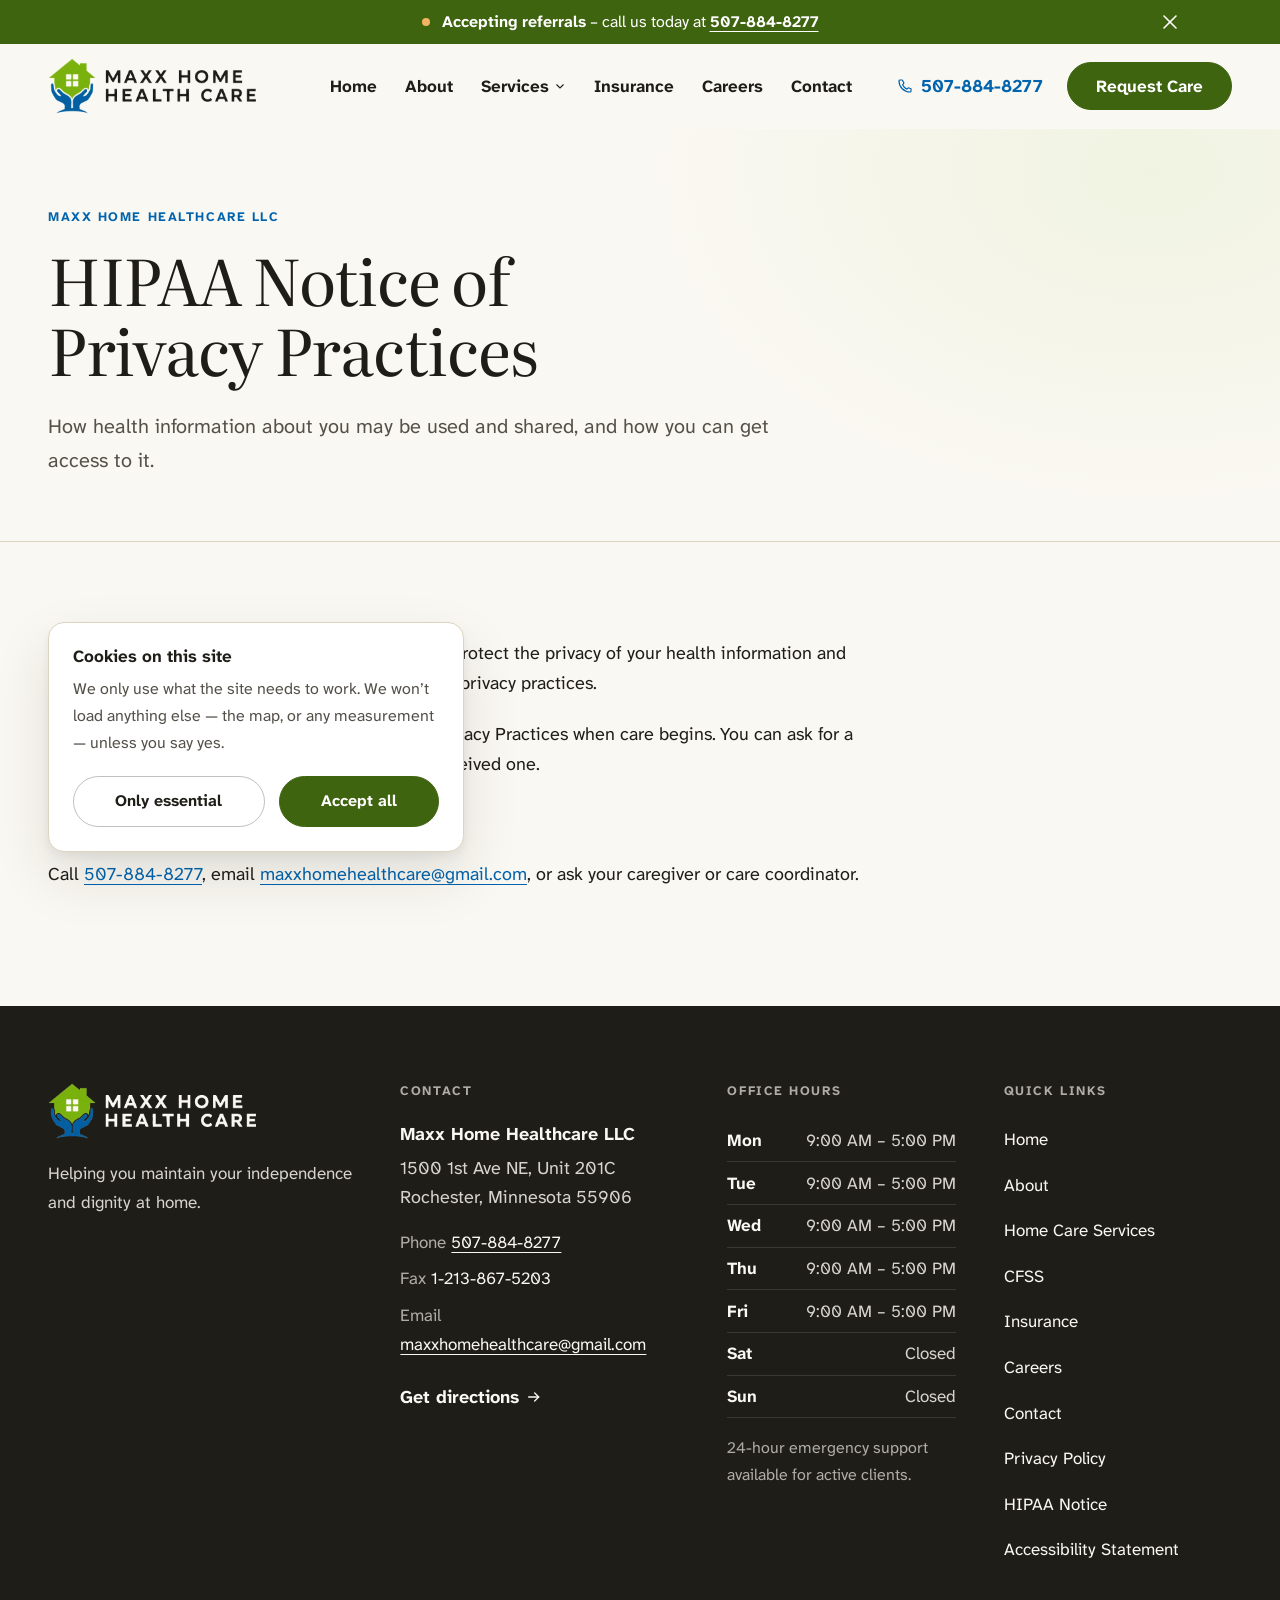
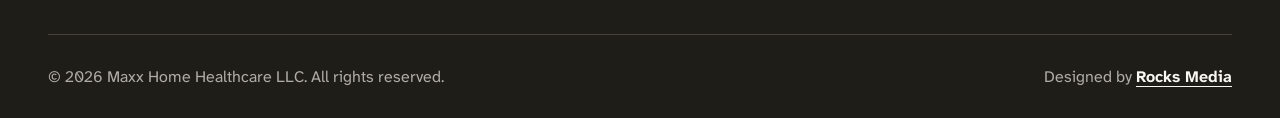
<file: hipaa.html>
<!DOCTYPE html>
<html lang="en">
<head>
<meta charset="utf-8">
<meta name="viewport" content="width=device-width, initial-scale=1">

<title>HIPAA Notice of Privacy Practices | Maxx Home Healthcare</title>
<meta name="description" content="How to get a copy of the Maxx Home Healthcare HIPAA Notice of Privacy Practices.">
<link rel="canonical" href="https://maxxhomehealthcarellc.com/hipaa.html">
<meta name="robots" content="noindex">

<meta property="og:type" content="website">
<meta property="og:site_name" content="Maxx Home Healthcare LLC">
<meta property="og:url" content="https://maxxhomehealthcarellc.com/hipaa.html">
<meta property="og:title" content="HIPAA Notice of Privacy Practices | Maxx Home Healthcare">
<meta property="og:description" content="How to get a copy of the Maxx Home Healthcare HIPAA Notice of Privacy Practices.">
<meta property="og:image" content="https://maxxhomehealthcarellc.com/assets/img/og-image.jpg">
<meta property="og:image:width" content="1200">
<meta property="og:image:height" content="630">
<meta property="og:locale" content="en_US">
<meta name="twitter:card" content="summary_large_image">

<meta name="theme-color" content="#faf8f2">
<link rel="icon" href="/favicon.ico" sizes="48x48">
<link rel="icon" href="/assets/img/favicon-64.png" type="image/png" sizes="64x64">
<link rel="apple-touch-icon" href="/assets/img/apple-touch-icon.png">
<link rel="manifest" href="/site.webmanifest">

<link rel="preload" href="assets/fonts/literata-latin.woff2" as="font" type="font/woff2" crossorigin>
<link rel="preload" href="assets/fonts/atkinson-latin.woff2" as="font" type="font/woff2" crossorigin>
<script>
/* Motion is armed only when welcome. Without this class every animated
   element renders in its final state; if main.js never runs, disarm. */
(function () {
  var d = document.documentElement;
  if (matchMedia('(prefers-reduced-motion: reduce)').matches) return;
  d.classList.add('js-anim');
  setTimeout(function () { if (!d.dataset.jsReady) d.classList.remove('js-anim'); }, 4000);
}());
</script>

<link rel="stylesheet" href="assets/css/style.css?v=1791556452">

<script type="application/ld+json">
{
  "@context": "https://schema.org",
  "@graph": [
    {
      "@type": "BreadcrumbList",
      "@id": "https://maxxhomehealthcarellc.com/hipaa.html#breadcrumb",
      "itemListElement": [
        {
          "@type": "ListItem",
          "position": 1,
          "name": "Home",
          "item": "https://maxxhomehealthcarellc.com/"
        },
        {
          "@type": "ListItem",
          "position": 2,
          "name": "HIPAA Notice",
          "item": "https://maxxhomehealthcarellc.com/hipaa.html"
        }
      ]
    }
  ]
}
</script>
</head>
<body>

<a class="skip-link" href="#main">Skip to main content</a>

<svg width="0" height="0" style="position:absolute" aria-hidden="true" focusable="false">
  <defs>
    <symbol id="i-arrow" viewBox="0 0 24 24"><path d="M4 12h15"/><path d="M13 6l6 6-6 6"/></symbol>
    <symbol id="i-phone" viewBox="0 0 24 24"><path d="M8.4 4H5.2A1.2 1.2 0 0 0 4 5.2 14.8 14.8 0 0 0 18.8 20a1.2 1.2 0 0 0 1.2-1.2v-3.2l-3.6-1.2-1.8 1.8a11.6 11.6 0 0 1-5.8-5.8L10.6 8z"/></symbol>
    <symbol id="i-chevron" viewBox="0 0 24 24"><path d="M5 9l7 7 7-7"/></symbol>
    <symbol id="i-plus" viewBox="0 0 24 24"><path d="M12 5v14"/><path d="M5 12h14"/></symbol>
    <symbol id="i-check" viewBox="0 0 24 24"><path d="M4 12.5l5.2 5.2L20 6.8"/></symbol>
    <symbol id="i-close" viewBox="0 0 24 24"><path d="M6 6l12 12"/><path d="M18 6L6 18"/></symbol>
    <symbol id="i-menu" viewBox="0 0 24 24"><path d="M4 7h16"/><path d="M4 12h16"/><path d="M4 17h16"/></symbol>
    <symbol id="i-shield" viewBox="0 0 24 24"><path d="M12 3l7.5 3v5.2c0 4.6-3.1 8.4-7.5 10.3C7.6 19.6 4.5 15.8 4.5 11.2V6z"/><path d="M9 12l2.2 2.2L15.4 10"/></symbol>
    <symbol id="i-badge" viewBox="0 0 24 24"><circle cx="12" cy="12" r="8.5"/><path d="M8.4 12.2l2.5 2.5 4.7-5"/></symbol>
    <symbol id="i-clock" viewBox="0 0 24 24"><circle cx="12" cy="12" r="8.5"/><path d="M12 7.2V12l3.2 2"/></symbol>
    <symbol id="i-wallet" viewBox="0 0 24 24"><path d="M3.5 7.5A2 2 0 0 1 5.5 5.5h11a2 2 0 0 1 2 2"/><rect x="3.5" y="7.5" width="17" height="11" rx="2"/><path d="M15 13h2.5"/></symbol>
    <symbol id="i-home" viewBox="0 0 24 24"><path d="M3.5 11L12 3.5 20.5 11"/><path d="M6 9.4V20.5h12V9.4"/><path d="M10 20.5v-5h4v5"/></symbol>
    <symbol id="i-heart" viewBox="0 0 24 24"><path d="M12 20.5s-7.2-4.6-7.2-9.5a4.1 4.1 0 0 1 7.2-2.7 4.1 4.1 0 0 1 7.2 2.7c0 4.9-7.2 9.5-7.2 9.5z"/></symbol>
    <symbol id="i-person-check" viewBox="0 0 24 24"><circle cx="10" cy="7.5" r="3.5"/><path d="M3.8 20.2a6.4 6.4 0 0 1 11-4"/><path d="M14.5 17.5l2 2 4-4"/></symbol>
    <symbol id="i-cup" viewBox="0 0 24 24"><path d="M4 8.5h12v5.2a6 6 0 0 1-12 0z"/><path d="M16 9.6h1.8a2.2 2.2 0 0 1 0 4.4H16"/><path d="M3 20.5h14"/></symbol>
    <symbol id="i-people" viewBox="0 0 24 24"><circle cx="9" cy="8" r="3.2"/><path d="M3.5 20a5.5 5.5 0 0 1 11 0"/><path d="M16 5.2a3.2 3.2 0 0 1 0 5.6"/><path d="M17 15.2a5.5 5.5 0 0 1 3.5 4.8"/></symbol>
    <symbol id="i-bell" viewBox="0 0 24 24"><path d="M6.5 10a5.5 5.5 0 0 1 11 0c0 4 1.5 5.5 1.5 5.5H5S6.5 14 6.5 10z"/><path d="M10.2 19a2 2 0 0 0 3.6 0"/></symbol>
    <symbol id="i-pin" viewBox="0 0 24 24"><path d="M19 10.4c0 5.2-7 10.6-7 10.6s-7-5.4-7-10.6a7 7 0 0 1 14 0z"/><circle cx="12" cy="10.2" r="2.6"/></symbol>
    <symbol id="i-handshake" viewBox="0 0 24 24"><path d="M3 9.5l3-3 3.5 1.5L12 6l2.5 2L18 6.5l3 3"/><path d="M3 9.5v5l4 4 2-2 2 2 2-2 2 2 4-4v-5"/></symbol>
  </defs>
</svg>

<!-- Announcement -->
<div class="announce" id="announce">
  <div class="shell announce__inner">
    <span class="announce__dot" aria-hidden="true"></span>
    <p><strong>Accepting referrals</strong> &ndash; call us today at <a href="tel:+15078848277">507-884-8277</a></p>
    <button type="button" class="announce__close" id="announce-close">
      <svg class="icon" aria-hidden="true"><use href="#i-close"></use></svg>
      <span class="visually-hidden">Dismiss this notice</span>
    </button>
  </div>
</div>

<!-- Header -->
<header class="header" id="header">
  <div class="shell header__inner">

    <a class="brand" href="index.html" aria-label="Maxx Home Healthcare, home page">
      <img src="assets/img/logo.webp?v=1791556452" alt="Maxx Home Health Care" width="625" height="168">
    </a>

    <nav class="nav" aria-label="Main">
      <ul class="nav__list">
        <li><a class="nav__link" href="index.html">Home</a></li>
        <li><a class="nav__link" href="about.html">About</a></li>
        <li class="has-menu" data-menu>
          <a class="nav__link" href="services.html" aria-expanded="false" aria-controls="services-menu" data-menu-trigger>
            Services
            <svg class="nav__caret" aria-hidden="true"><use href="#i-chevron"></use></svg>
          </a>
          <ul class="submenu" id="services-menu" hidden>
            <li><a href="services.html">Home Care Services</a></li>
            <li><a href="cfss.html">CFSS</a></li>
            <li><a href="services.html#home-care-nursing">Home Care Nursing</a></li>
            <li><a href="services.html#private-duty-nursing">Private Duty Nursing</a></li>
            <li><a href="services.html#respite-care">Respite Care</a></li>
            <li><a href="services.html#companionship">Companionship</a></li>
          </ul>
</li>
        <li><a class="nav__link" href="insurance.html">Insurance</a></li>
        <li><a class="nav__link" href="careers.html">Careers</a></li>
        <li><a class="nav__link" href="contact.html">Contact</a></li>
      </ul>
    </nav>

    <div class="header__actions">
      <a class="header__phone" href="tel:+15078848277">
        <svg class="icon" aria-hidden="true"><use href="#i-phone"></use></svg>
        507-884-8277
      </a>
      <a class="btn btn--primary" href="contact.html?type=care">Request Care</a>
    </div>

    <div class="header__mobile">
      <a class="icon-btn icon-btn--call" href="tel:+15078848277">
        <svg class="icon" aria-hidden="true"><use href="#i-phone"></use></svg>
        <span class="visually-hidden">Call 507-884-8277</span>
      </a>
      <button type="button" class="icon-btn icon-btn--menu" id="menu-open" aria-expanded="false" aria-controls="drawer">
        <svg class="icon" aria-hidden="true"><use href="#i-menu"></use></svg>
        <span class="visually-hidden">Open menu</span>
      </button>
    </div>

  </div>
</header>

<div class="drawer-backdrop" id="drawer-backdrop" hidden></div>

<div class="drawer" id="drawer" role="dialog" aria-modal="true" aria-label="Site menu" hidden>
  <div class="drawer__head">
    <img src="assets/img/logo.webp?v=1791556452" alt="" width="625" height="168">
    <button type="button" class="icon-btn icon-btn--menu" id="menu-close">
      <svg class="icon" aria-hidden="true"><use href="#i-close"></use></svg>
      <span class="visually-hidden">Close menu</span>
    </button>
  </div>
  <ul class="drawer__nav">
    <li><a href="index.html">Home</a></li>
    <li><a href="about.html">About</a></li>
    <li>
      <a href="services.html">Services</a>
      <ul class="drawer__sub">
        <li><a href="services.html">Home Care Services</a></li>
        <li><a href="cfss.html">CFSS</a></li>
        <li><a href="services.html#home-care-nursing">Home Care Nursing</a></li>
        <li><a href="services.html#private-duty-nursing">Private Duty Nursing</a></li>
        <li><a href="services.html#respite-care">Respite Care</a></li>
        <li><a href="services.html#companionship">Companionship</a></li>
      </ul>
</li>
    <li><a href="insurance.html">Insurance</a></li>
    <li><a href="careers.html">Careers</a></li>
    <li><a href="contact.html">Contact</a></li>
  </ul>
  <div class="drawer__foot">
    <a class="btn btn--primary btn--wide" href="contact.html?type=care">Request Care</a>
    <a class="btn btn--outline btn--wide" href="careers.html">Apply for a Job</a>
  </div>
</div>

<main id="main">

  <section class="page-hero" aria-labelledby="page-h">
    <div class="shell">
      <span class="eyebrow">Maxx Home Healthcare LLC</span>
      <h1 id="page-h">HIPAA Notice of Privacy Practices</h1>
      <p class="lede">How health information about you may be used and shared, and how you can get access to it.</p>
    </div>
  </section>

  <section class="band band--paper legal">
    <div class="shell">
      <div class="prose">

        <p>As a home care provider, we are required by law to protect the privacy of your health information and to give you a notice explaining our legal duties and privacy practices.</p>
        <p>Every client receives a copy of our full Notice of Privacy Practices when care begins. You can ask for a paper copy at any time, even if you have already received one.</p>
        <h2>To request a copy</h2>
        <p>Call <a href="tel:+15078848277">507-884-8277</a>, email <a href="mailto:maxxhomehealthcare@gmail.com">maxxhomehealthcare@gmail.com</a>, or ask your caregiver or care coordinator.</p>
        <p></p>
      </div>
    </div>
  </section>
</main>

<footer class="footer">
  <div class="shell">
    <div class="footer__grid">

      <div class="footer__brand">
        <h2 class="visually-hidden">Maxx Home Healthcare</h2>
        <img src="assets/img/logo-cream.webp?v=1791556452" alt="Maxx Home Health Care" width="625" height="168">
        <p class="footer__tagline">Helping you maintain your independence and dignity at home.</p>
      </div>

      <div class="footer__contact">
        <h3>Contact</h3>
        <address>
          <b>Maxx Home Healthcare LLC</b>
          1500 1st Ave NE, Unit 201C<br>
          Rochester, Minnesota 55906
        </address>
        <ul>
          <li><span>Phone</span> <a href="tel:+15078848277">507-884-8277</a></li>
          <li><span>Fax</span> 1-213-867-5203</li>
          <li><span>Email</span> <a href="mailto:maxxhomehealthcare@gmail.com">maxxhomehealthcare@gmail.com</a></li>
        </ul>
        <p style="margin-top:1rem">
          <a class="textlink" href="https://www.google.com/maps/dir/?api=1&amp;destination=1500+1st+Ave+NE+Unit+201C+Rochester+MN+55906" target="_blank" rel="noopener">
            Get directions
            <svg aria-hidden="true"><use href="#i-arrow"></use></svg>
          </a>
</p>
      </div>

      <div>
        <h3>Office hours</h3>
        <table class="hours">
          <tbody>
            <tr><th scope="row">Mon</th><td>9:00 AM &ndash; 5:00 PM</td></tr>
            <tr><th scope="row">Tue</th><td>9:00 AM &ndash; 5:00 PM</td></tr>
            <tr><th scope="row">Wed</th><td>9:00 AM &ndash; 5:00 PM</td></tr>
            <tr><th scope="row">Thu</th><td>9:00 AM &ndash; 5:00 PM</td></tr>
            <tr><th scope="row">Fri</th><td>9:00 AM &ndash; 5:00 PM</td></tr>
            <tr><th scope="row">Sat</th><td>Closed</td></tr>
            <tr><th scope="row">Sun</th><td>Closed</td></tr>
          </tbody>
        </table>
        <p class="footer__note">24-hour emergency support available for active clients.</p>
      </div>

      <nav aria-labelledby="quicklinks-h">
        <h3 id="quicklinks-h">Quick links</h3>
        <ul class="footer__links">
          <li><a href="index.html">Home</a></li>
          <li><a href="about.html">About</a></li>
          <li><a href="services.html">Home Care Services</a></li>
          <li><a href="cfss.html">CFSS</a></li>
          <li><a href="insurance.html">Insurance</a></li>
          <li><a href="careers.html">Careers</a></li>
          <li><a href="contact.html">Contact</a></li>
          <li><a href="privacy.html">Privacy Policy</a></li>
          <li><a href="hipaa.html">HIPAA Notice</a></li>
          <li><a href="accessibility.html">Accessibility Statement</a></li>
        </ul>
      </nav>

    </div>

    <div class="footer__bottom">
      <p>&copy; 2026 Maxx Home Healthcare LLC. All rights reserved.</p>
      <p>Designed by <a class="footer__credit" href="https://rocksmedia.ca" target="_blank" rel="noopener"><strong>Rocks Media</strong></a></p>
    </div>
  </div>
</footer>

<!-- Mobile action bar -->
<div class="actionbar" id="actionbar">
  <a class="btn btn--primary" href="tel:+15078848277">
    <svg aria-hidden="true"><use href="#i-phone"></use></svg>
    Call now
  </a>
  <a class="btn btn--invert-outline" href="contact.html?type=care">Request Care</a>
</div>

<!-- Cookie notice. Nothing non-essential loads until it is accepted. -->
<div class="cookie" id="cookie" role="region" aria-labelledby="cookie-h" hidden>
  <h2 id="cookie-h">Cookies on this site</h2>
  <p>We only use what the site needs to work. We won&rsquo;t load anything else &mdash; the map, or any measurement &mdash; unless you say yes.</p>
  <div class="btn-row">
    <button type="button" class="btn btn--outline" id="cookie-decline">Only essential</button>
    <button type="button" class="btn btn--primary" id="cookie-accept">Accept all</button>
  </div>
</div>

<script src="assets/js/main.js?v=1791556452" defer></script>
</body>
</html>
</file>
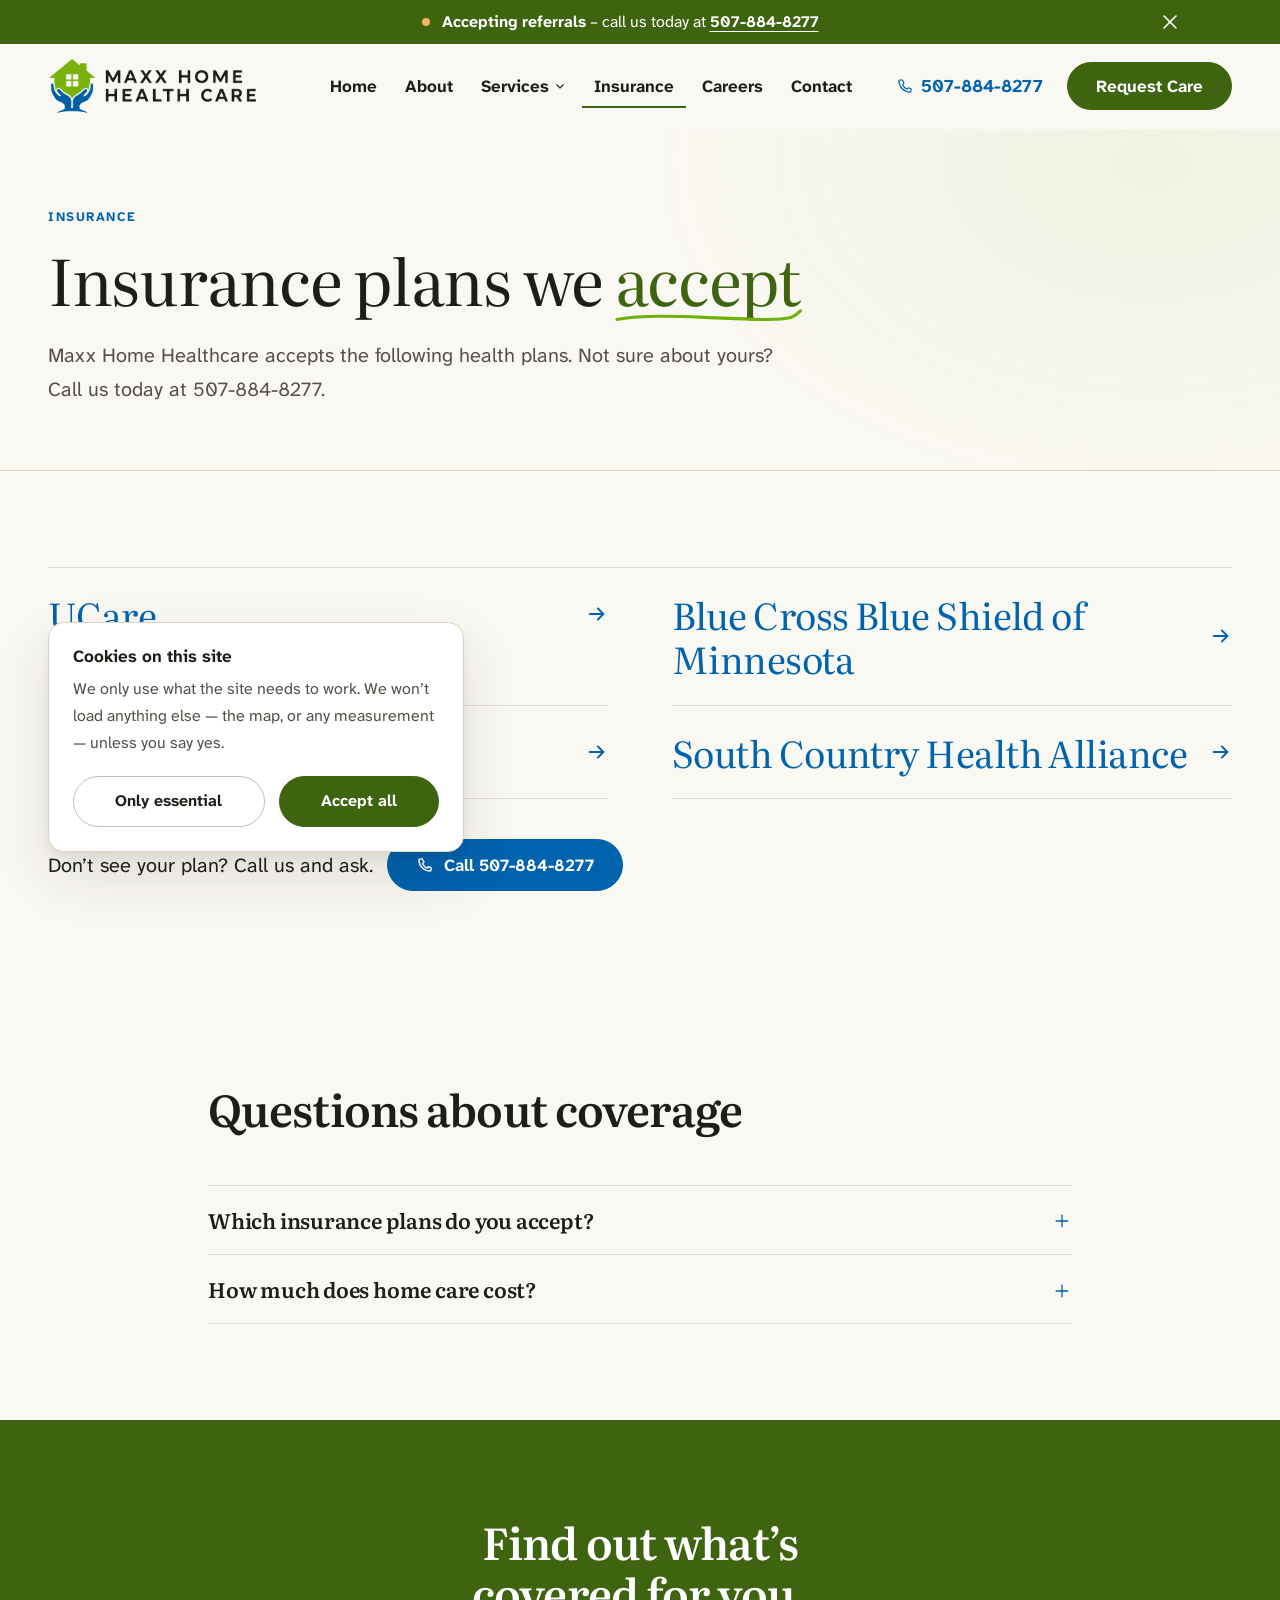
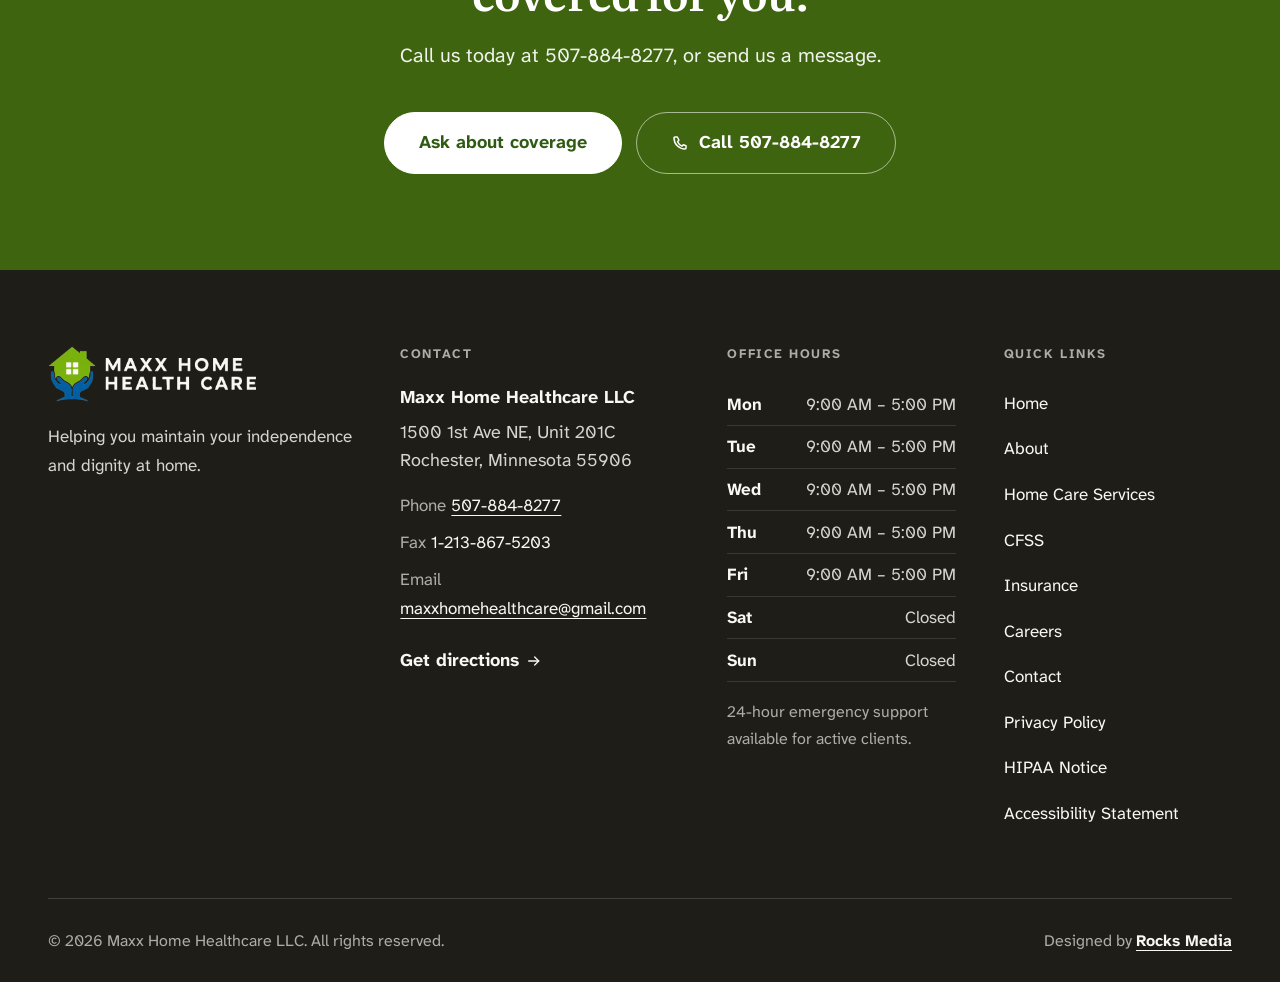
<file: insurance.html>
<!DOCTYPE html>
<html lang="en">
<head>
<meta charset="utf-8">
<meta name="viewport" content="width=device-width, initial-scale=1">

<title>Insurance Plans We Accept | Maxx Home Healthcare, Rochester, MN</title>
<meta name="description" content="Maxx Home Healthcare in Rochester, Minnesota accepts UCare, Blue Cross Blue Shield of Minnesota, Medica, and South Country Health Alliance.">
<link rel="canonical" href="https://maxxhomehealthcarellc.com/insurance.html">

<meta property="og:type" content="website">
<meta property="og:site_name" content="Maxx Home Healthcare LLC">
<meta property="og:url" content="https://maxxhomehealthcarellc.com/insurance.html">
<meta property="og:title" content="Insurance Plans We Accept | Maxx Home Healthcare, Rochester, MN">
<meta property="og:description" content="Maxx Home Healthcare in Rochester, Minnesota accepts UCare, Blue Cross Blue Shield of Minnesota, Medica, and South Country Health Alliance.">
<meta property="og:image" content="https://maxxhomehealthcarellc.com/assets/img/og-image.jpg">
<meta property="og:image:width" content="1200">
<meta property="og:image:height" content="630">
<meta property="og:locale" content="en_US">
<meta name="twitter:card" content="summary_large_image">

<meta name="theme-color" content="#faf8f2">
<link rel="icon" href="/favicon.ico" sizes="48x48">
<link rel="icon" href="/assets/img/favicon-64.png" type="image/png" sizes="64x64">
<link rel="apple-touch-icon" href="/assets/img/apple-touch-icon.png">
<link rel="manifest" href="/site.webmanifest">

<link rel="preload" href="assets/fonts/literata-latin.woff2" as="font" type="font/woff2" crossorigin>
<link rel="preload" href="assets/fonts/atkinson-latin.woff2" as="font" type="font/woff2" crossorigin>
<script>
/* Motion is armed only when welcome. Without this class every animated
   element renders in its final state; if main.js never runs, disarm. */
(function () {
  var d = document.documentElement;
  if (matchMedia('(prefers-reduced-motion: reduce)').matches) return;
  d.classList.add('js-anim');
  setTimeout(function () { if (!d.dataset.jsReady) d.classList.remove('js-anim'); }, 4000);
}());
</script>

<link rel="stylesheet" href="assets/css/style.css?v=1791556452">

<script type="application/ld+json">
{
  "@context": "https://schema.org",
  "@graph": [
    {
      "@type": "BreadcrumbList",
      "@id": "https://maxxhomehealthcarellc.com/insurance.html#breadcrumb",
      "itemListElement": [
        {
          "@type": "ListItem",
          "position": 1,
          "name": "Home",
          "item": "https://maxxhomehealthcarellc.com/"
        },
        {
          "@type": "ListItem",
          "position": 2,
          "name": "Insurance",
          "item": "https://maxxhomehealthcarellc.com/insurance.html"
        }
      ]
    },
    {
      "@type": "FAQPage",
      "@id": "https://maxxhomehealthcarellc.com/insurance.html#faq",
      "mainEntity": [
        {
          "@type": "Question",
          "name": "Which insurance plans do you accept?",
          "acceptedAnswer": {
            "@type": "Answer",
            "text": "We accept UCare, Blue Cross Blue Shield of Minnesota, Medica, and South Country Health Alliance. If you’re not sure whether your plan covers home care, call us at 507-884-8277."
          }
        },
        {
          "@type": "Question",
          "name": "How much does home care cost?",
          "acceptedAnswer": {
            "@type": "Answer",
            "text": "It depends on your insurance plan and the services you need. Call us at 507-884-8277 and we’ll talk through your coverage and costs before care starts."
          }
        }
      ]
    }
  ]
}
</script>
</head>
<body>

<a class="skip-link" href="#main">Skip to main content</a>

<svg width="0" height="0" style="position:absolute" aria-hidden="true" focusable="false">
  <defs>
    <symbol id="i-arrow" viewBox="0 0 24 24"><path d="M4 12h15"/><path d="M13 6l6 6-6 6"/></symbol>
    <symbol id="i-phone" viewBox="0 0 24 24"><path d="M8.4 4H5.2A1.2 1.2 0 0 0 4 5.2 14.8 14.8 0 0 0 18.8 20a1.2 1.2 0 0 0 1.2-1.2v-3.2l-3.6-1.2-1.8 1.8a11.6 11.6 0 0 1-5.8-5.8L10.6 8z"/></symbol>
    <symbol id="i-chevron" viewBox="0 0 24 24"><path d="M5 9l7 7 7-7"/></symbol>
    <symbol id="i-plus" viewBox="0 0 24 24"><path d="M12 5v14"/><path d="M5 12h14"/></symbol>
    <symbol id="i-check" viewBox="0 0 24 24"><path d="M4 12.5l5.2 5.2L20 6.8"/></symbol>
    <symbol id="i-close" viewBox="0 0 24 24"><path d="M6 6l12 12"/><path d="M18 6L6 18"/></symbol>
    <symbol id="i-menu" viewBox="0 0 24 24"><path d="M4 7h16"/><path d="M4 12h16"/><path d="M4 17h16"/></symbol>
    <symbol id="i-shield" viewBox="0 0 24 24"><path d="M12 3l7.5 3v5.2c0 4.6-3.1 8.4-7.5 10.3C7.6 19.6 4.5 15.8 4.5 11.2V6z"/><path d="M9 12l2.2 2.2L15.4 10"/></symbol>
    <symbol id="i-badge" viewBox="0 0 24 24"><circle cx="12" cy="12" r="8.5"/><path d="M8.4 12.2l2.5 2.5 4.7-5"/></symbol>
    <symbol id="i-clock" viewBox="0 0 24 24"><circle cx="12" cy="12" r="8.5"/><path d="M12 7.2V12l3.2 2"/></symbol>
    <symbol id="i-wallet" viewBox="0 0 24 24"><path d="M3.5 7.5A2 2 0 0 1 5.5 5.5h11a2 2 0 0 1 2 2"/><rect x="3.5" y="7.5" width="17" height="11" rx="2"/><path d="M15 13h2.5"/></symbol>
    <symbol id="i-home" viewBox="0 0 24 24"><path d="M3.5 11L12 3.5 20.5 11"/><path d="M6 9.4V20.5h12V9.4"/><path d="M10 20.5v-5h4v5"/></symbol>
    <symbol id="i-heart" viewBox="0 0 24 24"><path d="M12 20.5s-7.2-4.6-7.2-9.5a4.1 4.1 0 0 1 7.2-2.7 4.1 4.1 0 0 1 7.2 2.7c0 4.9-7.2 9.5-7.2 9.5z"/></symbol>
    <symbol id="i-person-check" viewBox="0 0 24 24"><circle cx="10" cy="7.5" r="3.5"/><path d="M3.8 20.2a6.4 6.4 0 0 1 11-4"/><path d="M14.5 17.5l2 2 4-4"/></symbol>
    <symbol id="i-cup" viewBox="0 0 24 24"><path d="M4 8.5h12v5.2a6 6 0 0 1-12 0z"/><path d="M16 9.6h1.8a2.2 2.2 0 0 1 0 4.4H16"/><path d="M3 20.5h14"/></symbol>
    <symbol id="i-people" viewBox="0 0 24 24"><circle cx="9" cy="8" r="3.2"/><path d="M3.5 20a5.5 5.5 0 0 1 11 0"/><path d="M16 5.2a3.2 3.2 0 0 1 0 5.6"/><path d="M17 15.2a5.5 5.5 0 0 1 3.5 4.8"/></symbol>
    <symbol id="i-bell" viewBox="0 0 24 24"><path d="M6.5 10a5.5 5.5 0 0 1 11 0c0 4 1.5 5.5 1.5 5.5H5S6.5 14 6.5 10z"/><path d="M10.2 19a2 2 0 0 0 3.6 0"/></symbol>
    <symbol id="i-pin" viewBox="0 0 24 24"><path d="M19 10.4c0 5.2-7 10.6-7 10.6s-7-5.4-7-10.6a7 7 0 0 1 14 0z"/><circle cx="12" cy="10.2" r="2.6"/></symbol>
    <symbol id="i-handshake" viewBox="0 0 24 24"><path d="M3 9.5l3-3 3.5 1.5L12 6l2.5 2L18 6.5l3 3"/><path d="M3 9.5v5l4 4 2-2 2 2 2-2 2 2 4-4v-5"/></symbol>
  </defs>
</svg>

<!-- Announcement -->
<div class="announce" id="announce">
  <div class="shell announce__inner">
    <span class="announce__dot" aria-hidden="true"></span>
    <p><strong>Accepting referrals</strong> &ndash; call us today at <a href="tel:+15078848277">507-884-8277</a></p>
    <button type="button" class="announce__close" id="announce-close">
      <svg class="icon" aria-hidden="true"><use href="#i-close"></use></svg>
      <span class="visually-hidden">Dismiss this notice</span>
    </button>
  </div>
</div>

<!-- Header -->
<header class="header" id="header">
  <div class="shell header__inner">

    <a class="brand" href="index.html" aria-label="Maxx Home Healthcare, home page">
      <img src="assets/img/logo.webp?v=1791556452" alt="Maxx Home Health Care" width="625" height="168">
    </a>

    <nav class="nav" aria-label="Main">
      <ul class="nav__list">
        <li><a class="nav__link" href="index.html">Home</a></li>
        <li><a class="nav__link" href="about.html">About</a></li>
        <li class="has-menu" data-menu>
          <a class="nav__link" href="services.html" aria-expanded="false" aria-controls="services-menu" data-menu-trigger>
            Services
            <svg class="nav__caret" aria-hidden="true"><use href="#i-chevron"></use></svg>
          </a>
          <ul class="submenu" id="services-menu" hidden>
            <li><a href="services.html">Home Care Services</a></li>
            <li><a href="cfss.html">CFSS</a></li>
            <li><a href="services.html#home-care-nursing">Home Care Nursing</a></li>
            <li><a href="services.html#private-duty-nursing">Private Duty Nursing</a></li>
            <li><a href="services.html#respite-care">Respite Care</a></li>
            <li><a href="services.html#companionship">Companionship</a></li>
          </ul>
</li>
        <li><a class="nav__link" href="insurance.html" aria-current="page">Insurance</a></li>
        <li><a class="nav__link" href="careers.html">Careers</a></li>
        <li><a class="nav__link" href="contact.html">Contact</a></li>
      </ul>
    </nav>

    <div class="header__actions">
      <a class="header__phone" href="tel:+15078848277">
        <svg class="icon" aria-hidden="true"><use href="#i-phone"></use></svg>
        507-884-8277
      </a>
      <a class="btn btn--primary" href="contact.html?type=care">Request Care</a>
    </div>

    <div class="header__mobile">
      <a class="icon-btn icon-btn--call" href="tel:+15078848277">
        <svg class="icon" aria-hidden="true"><use href="#i-phone"></use></svg>
        <span class="visually-hidden">Call 507-884-8277</span>
      </a>
      <button type="button" class="icon-btn icon-btn--menu" id="menu-open" aria-expanded="false" aria-controls="drawer">
        <svg class="icon" aria-hidden="true"><use href="#i-menu"></use></svg>
        <span class="visually-hidden">Open menu</span>
      </button>
    </div>

  </div>
</header>

<div class="drawer-backdrop" id="drawer-backdrop" hidden></div>

<div class="drawer" id="drawer" role="dialog" aria-modal="true" aria-label="Site menu" hidden>
  <div class="drawer__head">
    <img src="assets/img/logo.webp?v=1791556452" alt="" width="625" height="168">
    <button type="button" class="icon-btn icon-btn--menu" id="menu-close">
      <svg class="icon" aria-hidden="true"><use href="#i-close"></use></svg>
      <span class="visually-hidden">Close menu</span>
    </button>
  </div>
  <ul class="drawer__nav">
    <li><a href="index.html">Home</a></li>
    <li><a href="about.html">About</a></li>
    <li>
      <a href="services.html">Services</a>
      <ul class="drawer__sub">
        <li><a href="services.html">Home Care Services</a></li>
        <li><a href="cfss.html">CFSS</a></li>
        <li><a href="services.html#home-care-nursing">Home Care Nursing</a></li>
        <li><a href="services.html#private-duty-nursing">Private Duty Nursing</a></li>
        <li><a href="services.html#respite-care">Respite Care</a></li>
        <li><a href="services.html#companionship">Companionship</a></li>
      </ul>
</li>
    <li><a href="insurance.html" aria-current="page">Insurance</a></li>
    <li><a href="careers.html">Careers</a></li>
    <li><a href="contact.html">Contact</a></li>
  </ul>
  <div class="drawer__foot">
    <a class="btn btn--primary btn--wide" href="contact.html?type=care">Request Care</a>
    <a class="btn btn--outline btn--wide" href="careers.html">Apply for a Job</a>
  </div>
</div>

<main id="main">

  <section class="page-hero" aria-labelledby="page-h">
    <div class="shell">
      <span class="eyebrow">Insurance</span>
      <h1 id="page-h">Insurance plans we <span class="uword" data-draw="load">accept<svg class="scribble" viewBox="0 0 100 12" preserveAspectRatio="none" aria-hidden="true" focusable="false"><path d="M1 7.4C18 3.6 38 5.6 55 6.3S86 8.9 94.5 6.1Q97.2 4.3 99.5 1.2"/></svg></span></h1>
      <p class="lede">Maxx Home Healthcare accepts the following health plans. Not sure about yours? Call us today at 507-884-8277.</p>
    </div>
  </section>

  <section class="band band--paper" aria-labelledby="plans-h">
    <div class="shell">
      <h2 id="plans-h" class="visually-hidden">Accepted plans</h2>
      <ul class="plans">
        <li class="plan"><a class="plan__link" href="https://www.ucare.org/" target="_blank" rel="noopener"><span class="plan__name">UCare</span><svg aria-hidden="true"><use href="#i-arrow"></use></svg><span class="visually-hidden"> (opens the UCare website in a new tab)</span></a></li>
        <li class="plan"><a class="plan__link" href="https://www.bluecrossmn.com/" target="_blank" rel="noopener"><span class="plan__name">Blue Cross Blue Shield of Minnesota</span><svg aria-hidden="true"><use href="#i-arrow"></use></svg><span class="visually-hidden"> (opens the Blue Cross Blue Shield of Minnesota website in a new tab)</span></a></li>
        <li class="plan"><a class="plan__link" href="https://www.medica.com/" target="_blank" rel="noopener"><span class="plan__name">Medica</span><svg aria-hidden="true"><use href="#i-arrow"></use></svg><span class="visually-hidden"> (opens the Medica website in a new tab)</span></a></li>
        <li class="plan"><a class="plan__link" href="https://mnscha.org/" target="_blank" rel="noopener"><span class="plan__name">South Country Health Alliance</span><svg aria-hidden="true"><use href="#i-arrow"></use></svg><span class="visually-hidden"> (opens the South Country Health Alliance website in a new tab)</span></a></li>
      </ul>
      <div class="btn-row" style="margin-top:2.5rem; align-items:center">
        <p style="font-size:var(--step-body-lg)">Don&rsquo;t see your plan? Call us and ask.</p>
        <a class="btn btn--blue" href="tel:+15078848277"><svg aria-hidden="true"><use href="#i-phone"></use></svg> Call 507-884-8277</a>
      </div>
    </div>
  </section>

  <section class="band band--paper" id="faq" aria-labelledby="faq-h">
    <div class="shell shell--narrow">
      <div class="section-head"><h2 id="faq-h">Questions about coverage</h2></div>
      <div class="faq">
        <details class="faq__item">
          <summary>Which insurance plans do you accept?<svg class="icon" aria-hidden="true"><use href="#i-plus"></use></svg></summary>
          <div class="faq__answer"><p>We accept UCare, Blue Cross Blue Shield of Minnesota, Medica, and South Country Health Alliance. If you&rsquo;re not sure whether your plan covers home care, call us at <a href="tel:+15078848277">507-884-8277</a>.</p></div>
        </details>
        <details class="faq__item">
          <summary>How much does home care cost?<svg class="icon" aria-hidden="true"><use href="#i-plus"></use></svg></summary>
          <div class="faq__answer"><p>It depends on your insurance plan and the services you need. Call us at <a href="tel:+15078848277">507-884-8277</a> and we&rsquo;ll talk through your coverage and costs before care starts.</p></div>
        </details>
      </div>
    </div>
  </section>
  <section class="band band--leaf final" aria-labelledby="cta-h">
    <div class="shell">
      <h2 id="cta-h">Find out what&rsquo;s covered for you.</h2>
      <p>Call us today at 507-884-8277, or send us a message.</p>
      <div class="btn-row">
        <a class="btn btn--paper btn--hero" href="contact.html?type=care">Ask about coverage</a>
        <a class="btn btn--invert-outline btn--hero" href="tel:+15078848277">
          <svg aria-hidden="true"><use href="#i-phone"></use></svg>
          Call 507-884-8277
        </a>
      </div>
    </div>
  </section>
</main>

<footer class="footer">
  <div class="shell">
    <div class="footer__grid">

      <div class="footer__brand">
        <h2 class="visually-hidden">Maxx Home Healthcare</h2>
        <img src="assets/img/logo-cream.webp?v=1791556452" alt="Maxx Home Health Care" width="625" height="168">
        <p class="footer__tagline">Helping you maintain your independence and dignity at home.</p>
      </div>

      <div class="footer__contact">
        <h3>Contact</h3>
        <address>
          <b>Maxx Home Healthcare LLC</b>
          1500 1st Ave NE, Unit 201C<br>
          Rochester, Minnesota 55906
        </address>
        <ul>
          <li><span>Phone</span> <a href="tel:+15078848277">507-884-8277</a></li>
          <li><span>Fax</span> 1-213-867-5203</li>
          <li><span>Email</span> <a href="mailto:maxxhomehealthcare@gmail.com">maxxhomehealthcare@gmail.com</a></li>
        </ul>
        <p style="margin-top:1rem">
          <a class="textlink" href="https://www.google.com/maps/dir/?api=1&amp;destination=1500+1st+Ave+NE+Unit+201C+Rochester+MN+55906" target="_blank" rel="noopener">
            Get directions
            <svg aria-hidden="true"><use href="#i-arrow"></use></svg>
          </a>
</p>
      </div>

      <div>
        <h3>Office hours</h3>
        <table class="hours">
          <tbody>
            <tr><th scope="row">Mon</th><td>9:00 AM &ndash; 5:00 PM</td></tr>
            <tr><th scope="row">Tue</th><td>9:00 AM &ndash; 5:00 PM</td></tr>
            <tr><th scope="row">Wed</th><td>9:00 AM &ndash; 5:00 PM</td></tr>
            <tr><th scope="row">Thu</th><td>9:00 AM &ndash; 5:00 PM</td></tr>
            <tr><th scope="row">Fri</th><td>9:00 AM &ndash; 5:00 PM</td></tr>
            <tr><th scope="row">Sat</th><td>Closed</td></tr>
            <tr><th scope="row">Sun</th><td>Closed</td></tr>
          </tbody>
        </table>
        <p class="footer__note">24-hour emergency support available for active clients.</p>
      </div>

      <nav aria-labelledby="quicklinks-h">
        <h3 id="quicklinks-h">Quick links</h3>
        <ul class="footer__links">
          <li><a href="index.html">Home</a></li>
          <li><a href="about.html">About</a></li>
          <li><a href="services.html">Home Care Services</a></li>
          <li><a href="cfss.html">CFSS</a></li>
          <li><a href="insurance.html">Insurance</a></li>
          <li><a href="careers.html">Careers</a></li>
          <li><a href="contact.html">Contact</a></li>
          <li><a href="privacy.html">Privacy Policy</a></li>
          <li><a href="hipaa.html">HIPAA Notice</a></li>
          <li><a href="accessibility.html">Accessibility Statement</a></li>
        </ul>
      </nav>

    </div>

    <div class="footer__bottom">
      <p>&copy; 2026 Maxx Home Healthcare LLC. All rights reserved.</p>
      <p>Designed by <a class="footer__credit" href="https://rocksmedia.ca" target="_blank" rel="noopener"><strong>Rocks Media</strong></a></p>
    </div>
  </div>
</footer>

<!-- Mobile action bar -->
<div class="actionbar" id="actionbar">
  <a class="btn btn--primary" href="tel:+15078848277">
    <svg aria-hidden="true"><use href="#i-phone"></use></svg>
    Call now
  </a>
  <a class="btn btn--invert-outline" href="contact.html?type=care">Request Care</a>
</div>

<!-- Cookie notice. Nothing non-essential loads until it is accepted. -->
<div class="cookie" id="cookie" role="region" aria-labelledby="cookie-h" hidden>
  <h2 id="cookie-h">Cookies on this site</h2>
  <p>We only use what the site needs to work. We won&rsquo;t load anything else &mdash; the map, or any measurement &mdash; unless you say yes.</p>
  <div class="btn-row">
    <button type="button" class="btn btn--outline" id="cookie-decline">Only essential</button>
    <button type="button" class="btn btn--primary" id="cookie-accept">Accept all</button>
  </div>
</div>

<script src="assets/js/main.js?v=1791556452" defer></script>
</body>
</html>
</file>
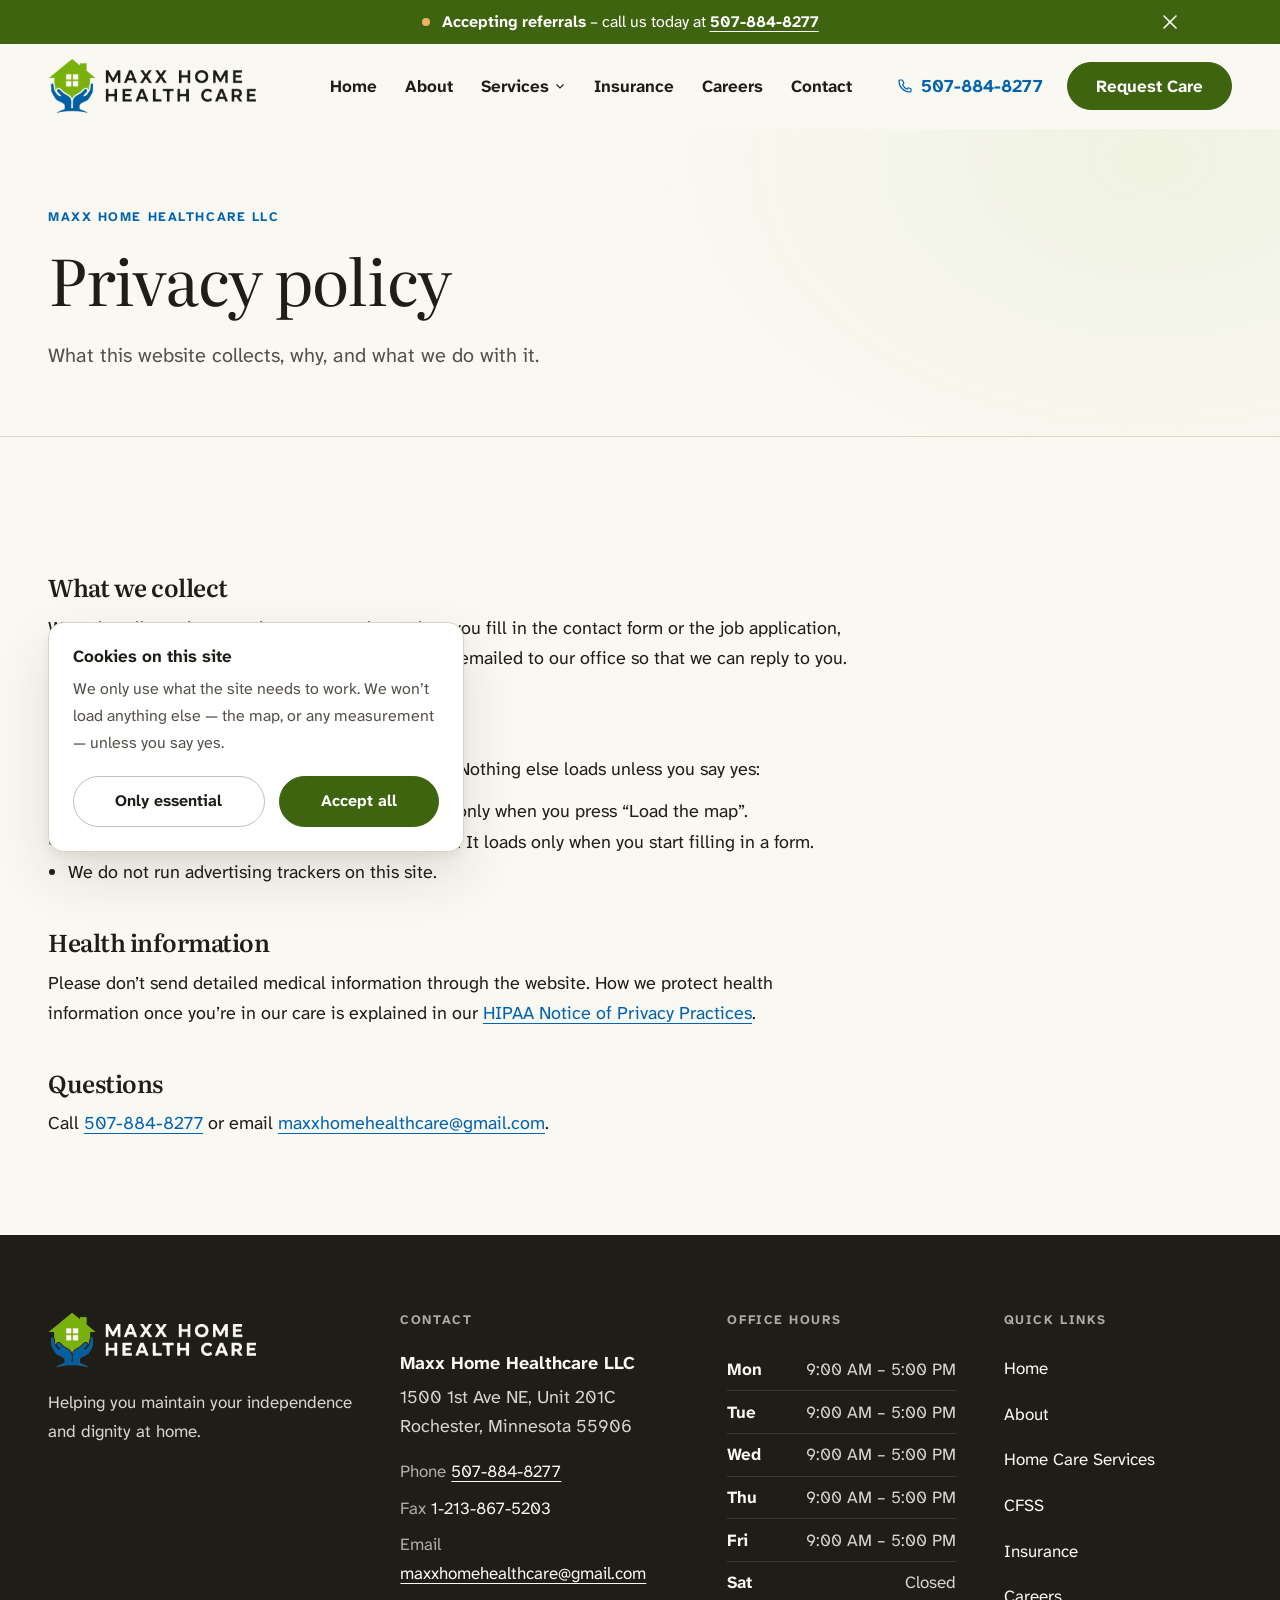
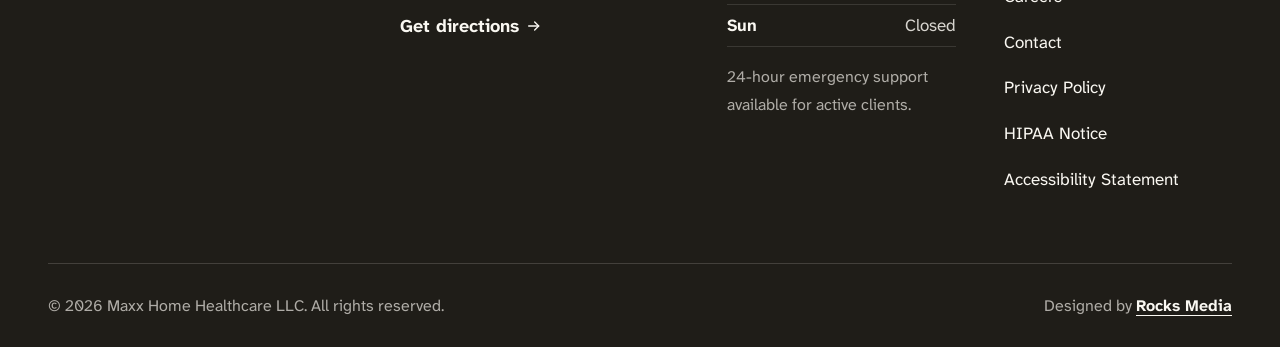
<file: privacy.html>
<!DOCTYPE html>
<html lang="en">
<head>
<meta charset="utf-8">
<meta name="viewport" content="width=device-width, initial-scale=1">

<title>Privacy Policy | Maxx Home Healthcare</title>
<meta name="description" content="How the Maxx Home Healthcare website handles the information you send us.">
<link rel="canonical" href="https://maxxhomehealthcarellc.com/privacy.html">
<meta name="robots" content="noindex">

<meta property="og:type" content="website">
<meta property="og:site_name" content="Maxx Home Healthcare LLC">
<meta property="og:url" content="https://maxxhomehealthcarellc.com/privacy.html">
<meta property="og:title" content="Privacy Policy | Maxx Home Healthcare">
<meta property="og:description" content="How the Maxx Home Healthcare website handles the information you send us.">
<meta property="og:image" content="https://maxxhomehealthcarellc.com/assets/img/og-image.jpg">
<meta property="og:image:width" content="1200">
<meta property="og:image:height" content="630">
<meta property="og:locale" content="en_US">
<meta name="twitter:card" content="summary_large_image">

<meta name="theme-color" content="#faf8f2">
<link rel="icon" href="/favicon.ico" sizes="48x48">
<link rel="icon" href="/assets/img/favicon-64.png" type="image/png" sizes="64x64">
<link rel="apple-touch-icon" href="/assets/img/apple-touch-icon.png">
<link rel="manifest" href="/site.webmanifest">

<link rel="preload" href="assets/fonts/literata-latin.woff2" as="font" type="font/woff2" crossorigin>
<link rel="preload" href="assets/fonts/atkinson-latin.woff2" as="font" type="font/woff2" crossorigin>
<script>
/* Motion is armed only when welcome. Without this class every animated
   element renders in its final state; if main.js never runs, disarm. */
(function () {
  var d = document.documentElement;
  if (matchMedia('(prefers-reduced-motion: reduce)').matches) return;
  d.classList.add('js-anim');
  setTimeout(function () { if (!d.dataset.jsReady) d.classList.remove('js-anim'); }, 4000);
}());
</script>

<link rel="stylesheet" href="assets/css/style.css?v=1791556452">

<script type="application/ld+json">
{
  "@context": "https://schema.org",
  "@graph": [
    {
      "@type": "BreadcrumbList",
      "@id": "https://maxxhomehealthcarellc.com/privacy.html#breadcrumb",
      "itemListElement": [
        {
          "@type": "ListItem",
          "position": 1,
          "name": "Home",
          "item": "https://maxxhomehealthcarellc.com/"
        },
        {
          "@type": "ListItem",
          "position": 2,
          "name": "Privacy Policy",
          "item": "https://maxxhomehealthcarellc.com/privacy.html"
        }
      ]
    }
  ]
}
</script>
</head>
<body>

<a class="skip-link" href="#main">Skip to main content</a>

<svg width="0" height="0" style="position:absolute" aria-hidden="true" focusable="false">
  <defs>
    <symbol id="i-arrow" viewBox="0 0 24 24"><path d="M4 12h15"/><path d="M13 6l6 6-6 6"/></symbol>
    <symbol id="i-phone" viewBox="0 0 24 24"><path d="M8.4 4H5.2A1.2 1.2 0 0 0 4 5.2 14.8 14.8 0 0 0 18.8 20a1.2 1.2 0 0 0 1.2-1.2v-3.2l-3.6-1.2-1.8 1.8a11.6 11.6 0 0 1-5.8-5.8L10.6 8z"/></symbol>
    <symbol id="i-chevron" viewBox="0 0 24 24"><path d="M5 9l7 7 7-7"/></symbol>
    <symbol id="i-plus" viewBox="0 0 24 24"><path d="M12 5v14"/><path d="M5 12h14"/></symbol>
    <symbol id="i-check" viewBox="0 0 24 24"><path d="M4 12.5l5.2 5.2L20 6.8"/></symbol>
    <symbol id="i-close" viewBox="0 0 24 24"><path d="M6 6l12 12"/><path d="M18 6L6 18"/></symbol>
    <symbol id="i-menu" viewBox="0 0 24 24"><path d="M4 7h16"/><path d="M4 12h16"/><path d="M4 17h16"/></symbol>
    <symbol id="i-shield" viewBox="0 0 24 24"><path d="M12 3l7.5 3v5.2c0 4.6-3.1 8.4-7.5 10.3C7.6 19.6 4.5 15.8 4.5 11.2V6z"/><path d="M9 12l2.2 2.2L15.4 10"/></symbol>
    <symbol id="i-badge" viewBox="0 0 24 24"><circle cx="12" cy="12" r="8.5"/><path d="M8.4 12.2l2.5 2.5 4.7-5"/></symbol>
    <symbol id="i-clock" viewBox="0 0 24 24"><circle cx="12" cy="12" r="8.5"/><path d="M12 7.2V12l3.2 2"/></symbol>
    <symbol id="i-wallet" viewBox="0 0 24 24"><path d="M3.5 7.5A2 2 0 0 1 5.5 5.5h11a2 2 0 0 1 2 2"/><rect x="3.5" y="7.5" width="17" height="11" rx="2"/><path d="M15 13h2.5"/></symbol>
    <symbol id="i-home" viewBox="0 0 24 24"><path d="M3.5 11L12 3.5 20.5 11"/><path d="M6 9.4V20.5h12V9.4"/><path d="M10 20.5v-5h4v5"/></symbol>
    <symbol id="i-heart" viewBox="0 0 24 24"><path d="M12 20.5s-7.2-4.6-7.2-9.5a4.1 4.1 0 0 1 7.2-2.7 4.1 4.1 0 0 1 7.2 2.7c0 4.9-7.2 9.5-7.2 9.5z"/></symbol>
    <symbol id="i-person-check" viewBox="0 0 24 24"><circle cx="10" cy="7.5" r="3.5"/><path d="M3.8 20.2a6.4 6.4 0 0 1 11-4"/><path d="M14.5 17.5l2 2 4-4"/></symbol>
    <symbol id="i-cup" viewBox="0 0 24 24"><path d="M4 8.5h12v5.2a6 6 0 0 1-12 0z"/><path d="M16 9.6h1.8a2.2 2.2 0 0 1 0 4.4H16"/><path d="M3 20.5h14"/></symbol>
    <symbol id="i-people" viewBox="0 0 24 24"><circle cx="9" cy="8" r="3.2"/><path d="M3.5 20a5.5 5.5 0 0 1 11 0"/><path d="M16 5.2a3.2 3.2 0 0 1 0 5.6"/><path d="M17 15.2a5.5 5.5 0 0 1 3.5 4.8"/></symbol>
    <symbol id="i-bell" viewBox="0 0 24 24"><path d="M6.5 10a5.5 5.5 0 0 1 11 0c0 4 1.5 5.5 1.5 5.5H5S6.5 14 6.5 10z"/><path d="M10.2 19a2 2 0 0 0 3.6 0"/></symbol>
    <symbol id="i-pin" viewBox="0 0 24 24"><path d="M19 10.4c0 5.2-7 10.6-7 10.6s-7-5.4-7-10.6a7 7 0 0 1 14 0z"/><circle cx="12" cy="10.2" r="2.6"/></symbol>
    <symbol id="i-handshake" viewBox="0 0 24 24"><path d="M3 9.5l3-3 3.5 1.5L12 6l2.5 2L18 6.5l3 3"/><path d="M3 9.5v5l4 4 2-2 2 2 2-2 2 2 4-4v-5"/></symbol>
  </defs>
</svg>

<!-- Announcement -->
<div class="announce" id="announce">
  <div class="shell announce__inner">
    <span class="announce__dot" aria-hidden="true"></span>
    <p><strong>Accepting referrals</strong> &ndash; call us today at <a href="tel:+15078848277">507-884-8277</a></p>
    <button type="button" class="announce__close" id="announce-close">
      <svg class="icon" aria-hidden="true"><use href="#i-close"></use></svg>
      <span class="visually-hidden">Dismiss this notice</span>
    </button>
  </div>
</div>

<!-- Header -->
<header class="header" id="header">
  <div class="shell header__inner">

    <a class="brand" href="index.html" aria-label="Maxx Home Healthcare, home page">
      <img src="assets/img/logo.webp?v=1791556452" alt="Maxx Home Health Care" width="625" height="168">
    </a>

    <nav class="nav" aria-label="Main">
      <ul class="nav__list">
        <li><a class="nav__link" href="index.html">Home</a></li>
        <li><a class="nav__link" href="about.html">About</a></li>
        <li class="has-menu" data-menu>
          <a class="nav__link" href="services.html" aria-expanded="false" aria-controls="services-menu" data-menu-trigger>
            Services
            <svg class="nav__caret" aria-hidden="true"><use href="#i-chevron"></use></svg>
          </a>
          <ul class="submenu" id="services-menu" hidden>
            <li><a href="services.html">Home Care Services</a></li>
            <li><a href="cfss.html">CFSS</a></li>
            <li><a href="services.html#home-care-nursing">Home Care Nursing</a></li>
            <li><a href="services.html#private-duty-nursing">Private Duty Nursing</a></li>
            <li><a href="services.html#respite-care">Respite Care</a></li>
            <li><a href="services.html#companionship">Companionship</a></li>
          </ul>
</li>
        <li><a class="nav__link" href="insurance.html">Insurance</a></li>
        <li><a class="nav__link" href="careers.html">Careers</a></li>
        <li><a class="nav__link" href="contact.html">Contact</a></li>
      </ul>
    </nav>

    <div class="header__actions">
      <a class="header__phone" href="tel:+15078848277">
        <svg class="icon" aria-hidden="true"><use href="#i-phone"></use></svg>
        507-884-8277
      </a>
      <a class="btn btn--primary" href="contact.html?type=care">Request Care</a>
    </div>

    <div class="header__mobile">
      <a class="icon-btn icon-btn--call" href="tel:+15078848277">
        <svg class="icon" aria-hidden="true"><use href="#i-phone"></use></svg>
        <span class="visually-hidden">Call 507-884-8277</span>
      </a>
      <button type="button" class="icon-btn icon-btn--menu" id="menu-open" aria-expanded="false" aria-controls="drawer">
        <svg class="icon" aria-hidden="true"><use href="#i-menu"></use></svg>
        <span class="visually-hidden">Open menu</span>
      </button>
    </div>

  </div>
</header>

<div class="drawer-backdrop" id="drawer-backdrop" hidden></div>

<div class="drawer" id="drawer" role="dialog" aria-modal="true" aria-label="Site menu" hidden>
  <div class="drawer__head">
    <img src="assets/img/logo.webp?v=1791556452" alt="" width="625" height="168">
    <button type="button" class="icon-btn icon-btn--menu" id="menu-close">
      <svg class="icon" aria-hidden="true"><use href="#i-close"></use></svg>
      <span class="visually-hidden">Close menu</span>
    </button>
  </div>
  <ul class="drawer__nav">
    <li><a href="index.html">Home</a></li>
    <li><a href="about.html">About</a></li>
    <li>
      <a href="services.html">Services</a>
      <ul class="drawer__sub">
        <li><a href="services.html">Home Care Services</a></li>
        <li><a href="cfss.html">CFSS</a></li>
        <li><a href="services.html#home-care-nursing">Home Care Nursing</a></li>
        <li><a href="services.html#private-duty-nursing">Private Duty Nursing</a></li>
        <li><a href="services.html#respite-care">Respite Care</a></li>
        <li><a href="services.html#companionship">Companionship</a></li>
      </ul>
</li>
    <li><a href="insurance.html">Insurance</a></li>
    <li><a href="careers.html">Careers</a></li>
    <li><a href="contact.html">Contact</a></li>
  </ul>
  <div class="drawer__foot">
    <a class="btn btn--primary btn--wide" href="contact.html?type=care">Request Care</a>
    <a class="btn btn--outline btn--wide" href="careers.html">Apply for a Job</a>
  </div>
</div>

<main id="main">

  <section class="page-hero" aria-labelledby="page-h">
    <div class="shell">
      <span class="eyebrow">Maxx Home Healthcare LLC</span>
      <h1 id="page-h">Privacy policy</h1>
      <p class="lede">What this website collects, why, and what we do with it.</p>
    </div>
  </section>

  <section class="band band--paper legal">
    <div class="shell">
      <div class="prose">

        <h2>What we collect</h2>
        <p>We only collect what you choose to send us. When you fill in the contact form or the job application, the details you type in, and any files you attach, are emailed to our office so that we can reply to you.</p>
        <h2>Cookies and third parties</h2>
        <p>By default this site uses only what it needs to work. Nothing else loads unless you say yes:</p>
        <ul>
          <li>The map on our contact page loads from Google only when you press &ldquo;Load the map&rdquo;.</li>
          <li>Our forms use Cloudflare Turnstile to block spam. It loads only when you start filling in a form.</li>
          <li>We do not run advertising trackers on this site.</li>
        </ul>
        <h2>Health information</h2>
        <p>Please don&rsquo;t send detailed medical information through the website. How we protect health information once you&rsquo;re in our care is explained in our <a href="hipaa.html">HIPAA Notice of Privacy Practices</a>.</p>
        <h2>Questions</h2>
        <p>Call <a href="tel:+15078848277">507-884-8277</a> or email <a href="mailto:maxxhomehealthcare@gmail.com">maxxhomehealthcare@gmail.com</a>.</p>
      </div>
    </div>
  </section>
</main>

<footer class="footer">
  <div class="shell">
    <div class="footer__grid">

      <div class="footer__brand">
        <h2 class="visually-hidden">Maxx Home Healthcare</h2>
        <img src="assets/img/logo-cream.webp?v=1791556452" alt="Maxx Home Health Care" width="625" height="168">
        <p class="footer__tagline">Helping you maintain your independence and dignity at home.</p>
      </div>

      <div class="footer__contact">
        <h3>Contact</h3>
        <address>
          <b>Maxx Home Healthcare LLC</b>
          1500 1st Ave NE, Unit 201C<br>
          Rochester, Minnesota 55906
        </address>
        <ul>
          <li><span>Phone</span> <a href="tel:+15078848277">507-884-8277</a></li>
          <li><span>Fax</span> 1-213-867-5203</li>
          <li><span>Email</span> <a href="mailto:maxxhomehealthcare@gmail.com">maxxhomehealthcare@gmail.com</a></li>
        </ul>
        <p style="margin-top:1rem">
          <a class="textlink" href="https://www.google.com/maps/dir/?api=1&amp;destination=1500+1st+Ave+NE+Unit+201C+Rochester+MN+55906" target="_blank" rel="noopener">
            Get directions
            <svg aria-hidden="true"><use href="#i-arrow"></use></svg>
          </a>
</p>
      </div>

      <div>
        <h3>Office hours</h3>
        <table class="hours">
          <tbody>
            <tr><th scope="row">Mon</th><td>9:00 AM &ndash; 5:00 PM</td></tr>
            <tr><th scope="row">Tue</th><td>9:00 AM &ndash; 5:00 PM</td></tr>
            <tr><th scope="row">Wed</th><td>9:00 AM &ndash; 5:00 PM</td></tr>
            <tr><th scope="row">Thu</th><td>9:00 AM &ndash; 5:00 PM</td></tr>
            <tr><th scope="row">Fri</th><td>9:00 AM &ndash; 5:00 PM</td></tr>
            <tr><th scope="row">Sat</th><td>Closed</td></tr>
            <tr><th scope="row">Sun</th><td>Closed</td></tr>
          </tbody>
        </table>
        <p class="footer__note">24-hour emergency support available for active clients.</p>
      </div>

      <nav aria-labelledby="quicklinks-h">
        <h3 id="quicklinks-h">Quick links</h3>
        <ul class="footer__links">
          <li><a href="index.html">Home</a></li>
          <li><a href="about.html">About</a></li>
          <li><a href="services.html">Home Care Services</a></li>
          <li><a href="cfss.html">CFSS</a></li>
          <li><a href="insurance.html">Insurance</a></li>
          <li><a href="careers.html">Careers</a></li>
          <li><a href="contact.html">Contact</a></li>
          <li><a href="privacy.html">Privacy Policy</a></li>
          <li><a href="hipaa.html">HIPAA Notice</a></li>
          <li><a href="accessibility.html">Accessibility Statement</a></li>
        </ul>
      </nav>

    </div>

    <div class="footer__bottom">
      <p>&copy; 2026 Maxx Home Healthcare LLC. All rights reserved.</p>
      <p>Designed by <a class="footer__credit" href="https://rocksmedia.ca" target="_blank" rel="noopener"><strong>Rocks Media</strong></a></p>
    </div>
  </div>
</footer>

<!-- Mobile action bar -->
<div class="actionbar" id="actionbar">
  <a class="btn btn--primary" href="tel:+15078848277">
    <svg aria-hidden="true"><use href="#i-phone"></use></svg>
    Call now
  </a>
  <a class="btn btn--invert-outline" href="contact.html?type=care">Request Care</a>
</div>

<!-- Cookie notice. Nothing non-essential loads until it is accepted. -->
<div class="cookie" id="cookie" role="region" aria-labelledby="cookie-h" hidden>
  <h2 id="cookie-h">Cookies on this site</h2>
  <p>We only use what the site needs to work. We won&rsquo;t load anything else &mdash; the map, or any measurement &mdash; unless you say yes.</p>
  <div class="btn-row">
    <button type="button" class="btn btn--outline" id="cookie-decline">Only essential</button>
    <button type="button" class="btn btn--primary" id="cookie-accept">Accept all</button>
  </div>
</div>

<script src="assets/js/main.js?v=1791556452" defer></script>
</body>
</html>
</file>
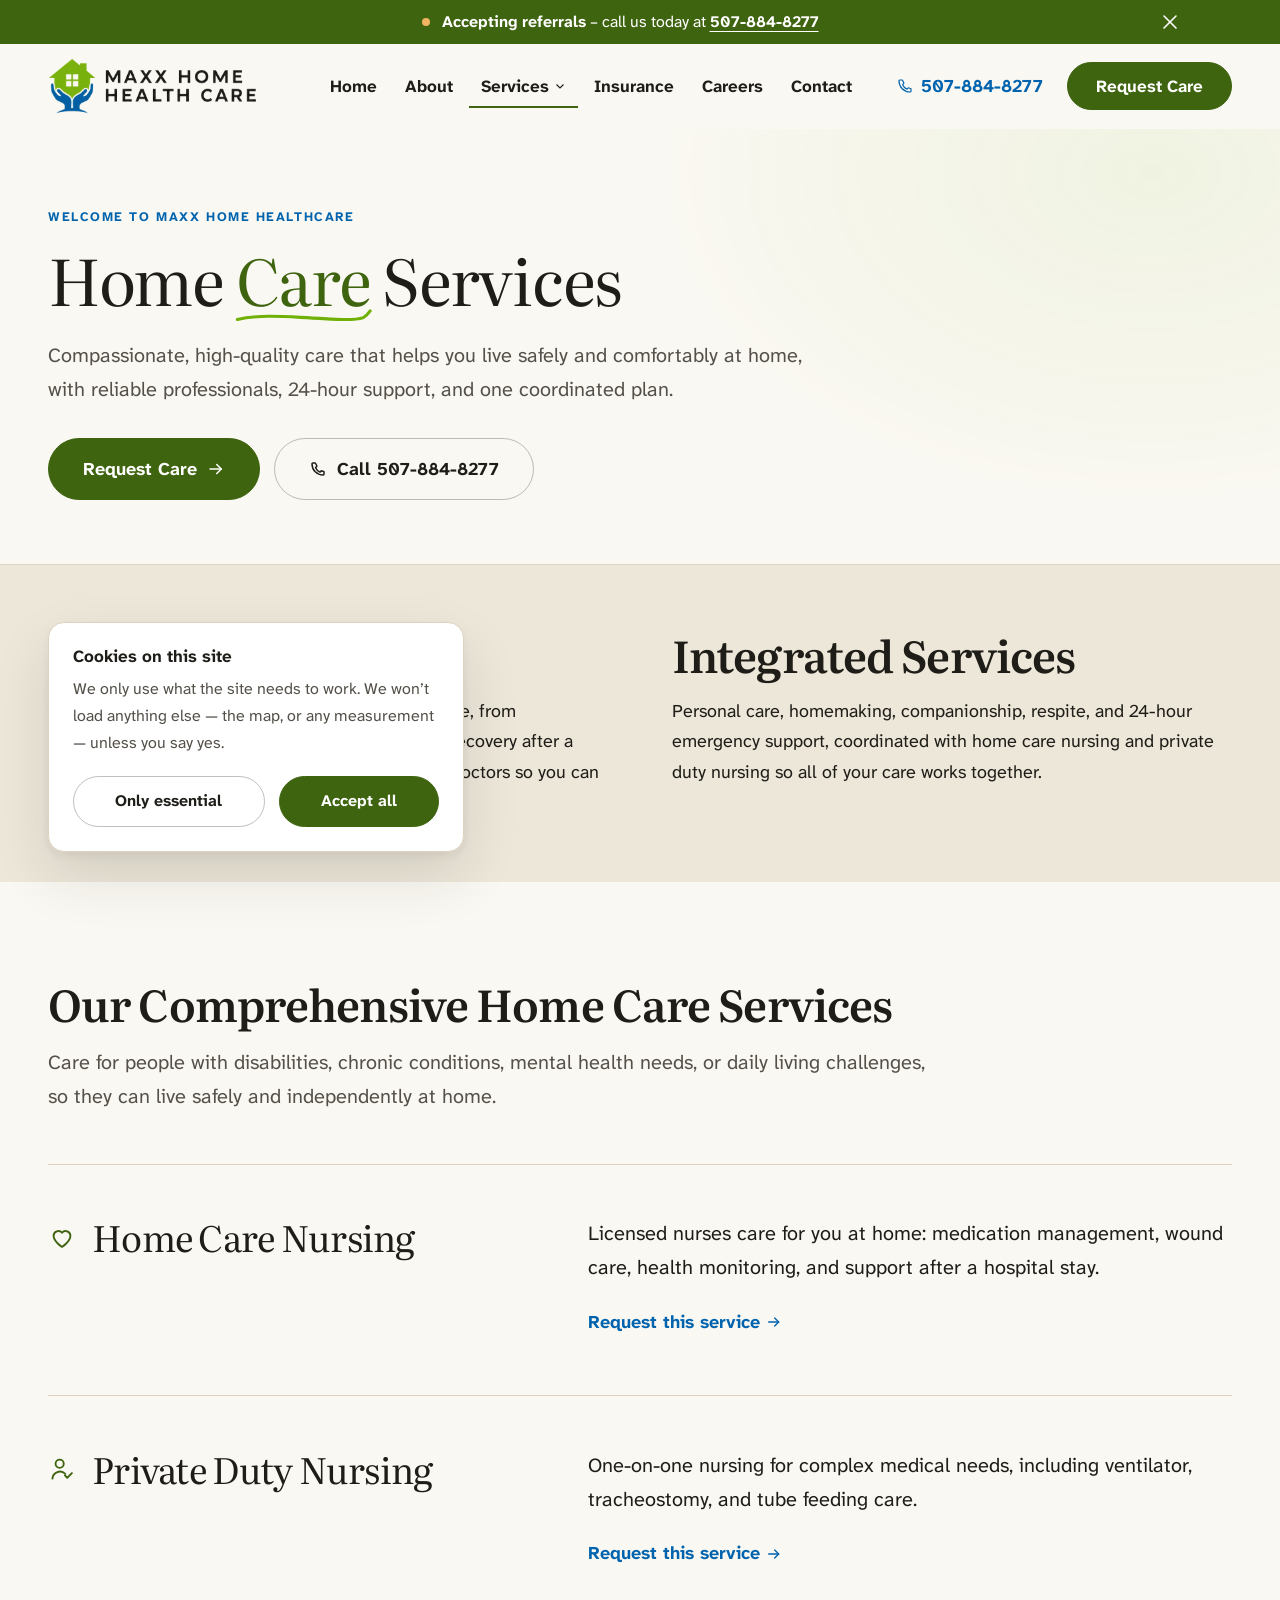
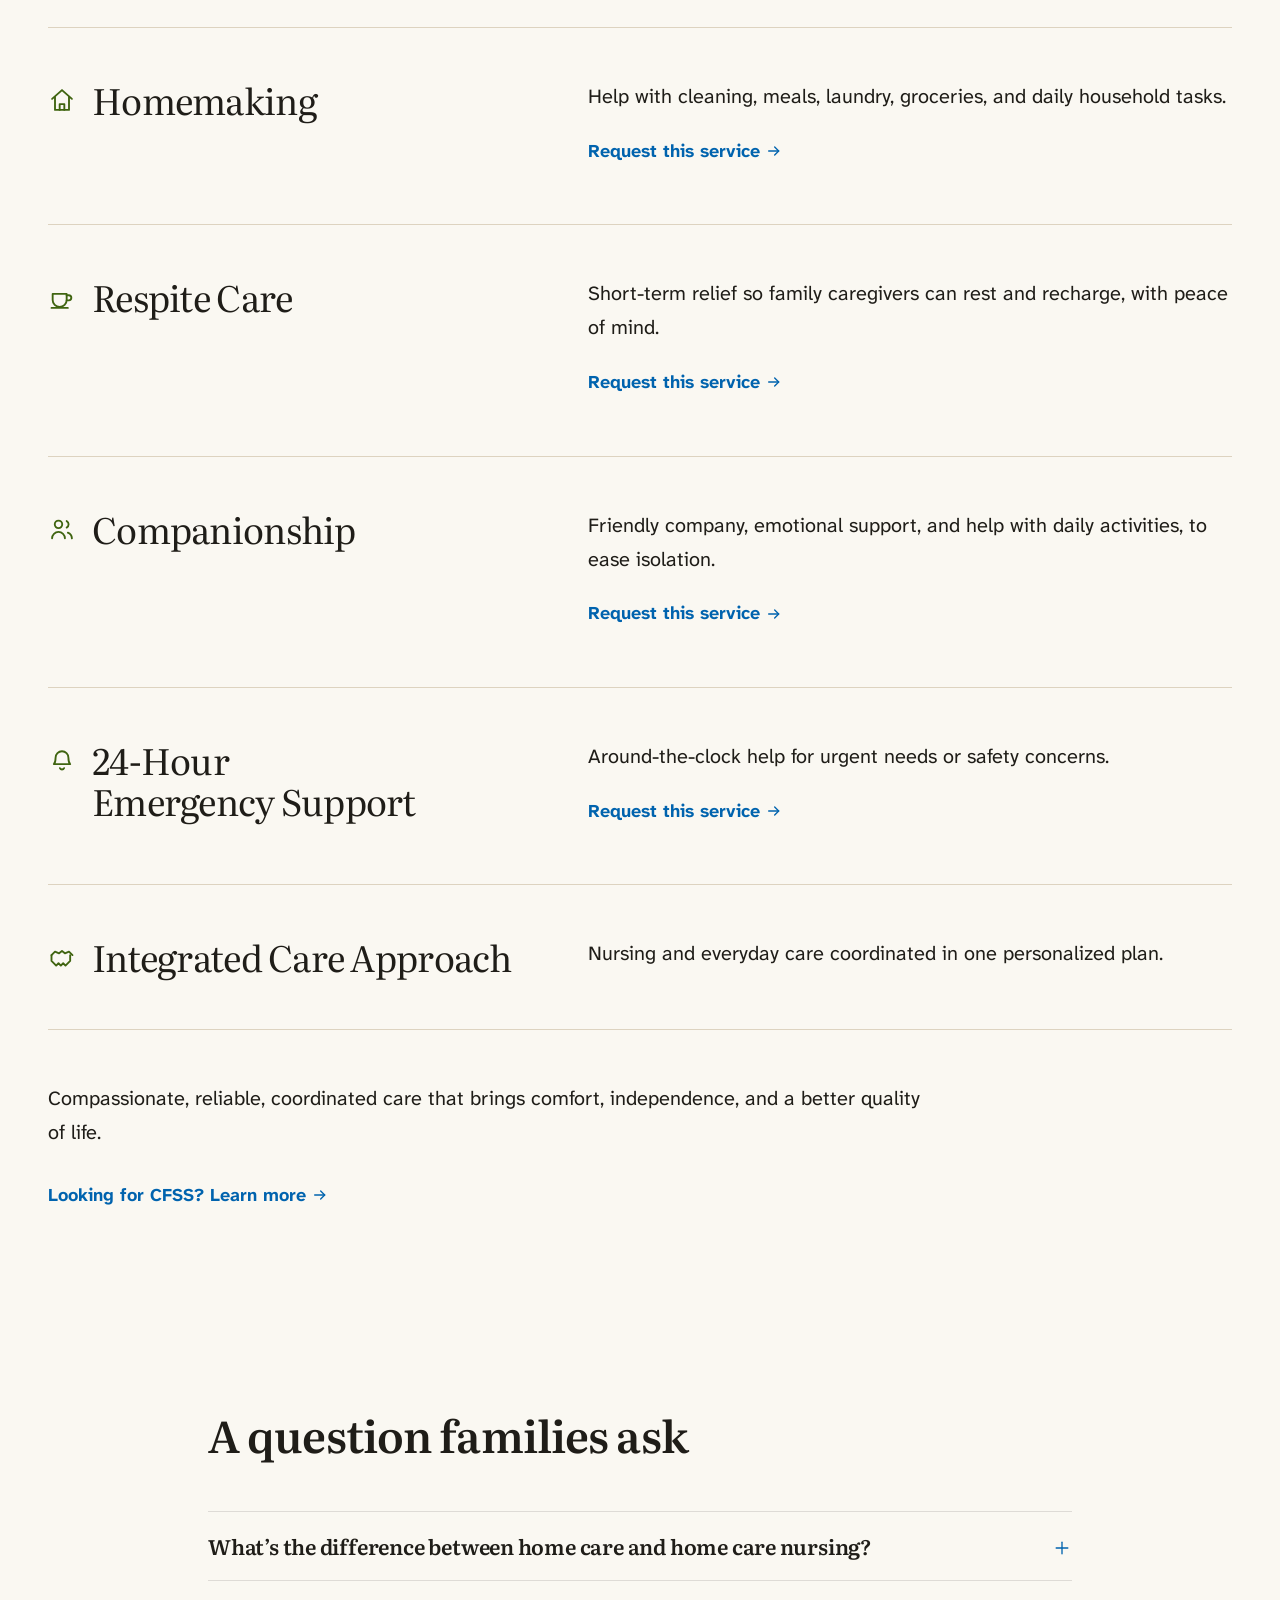
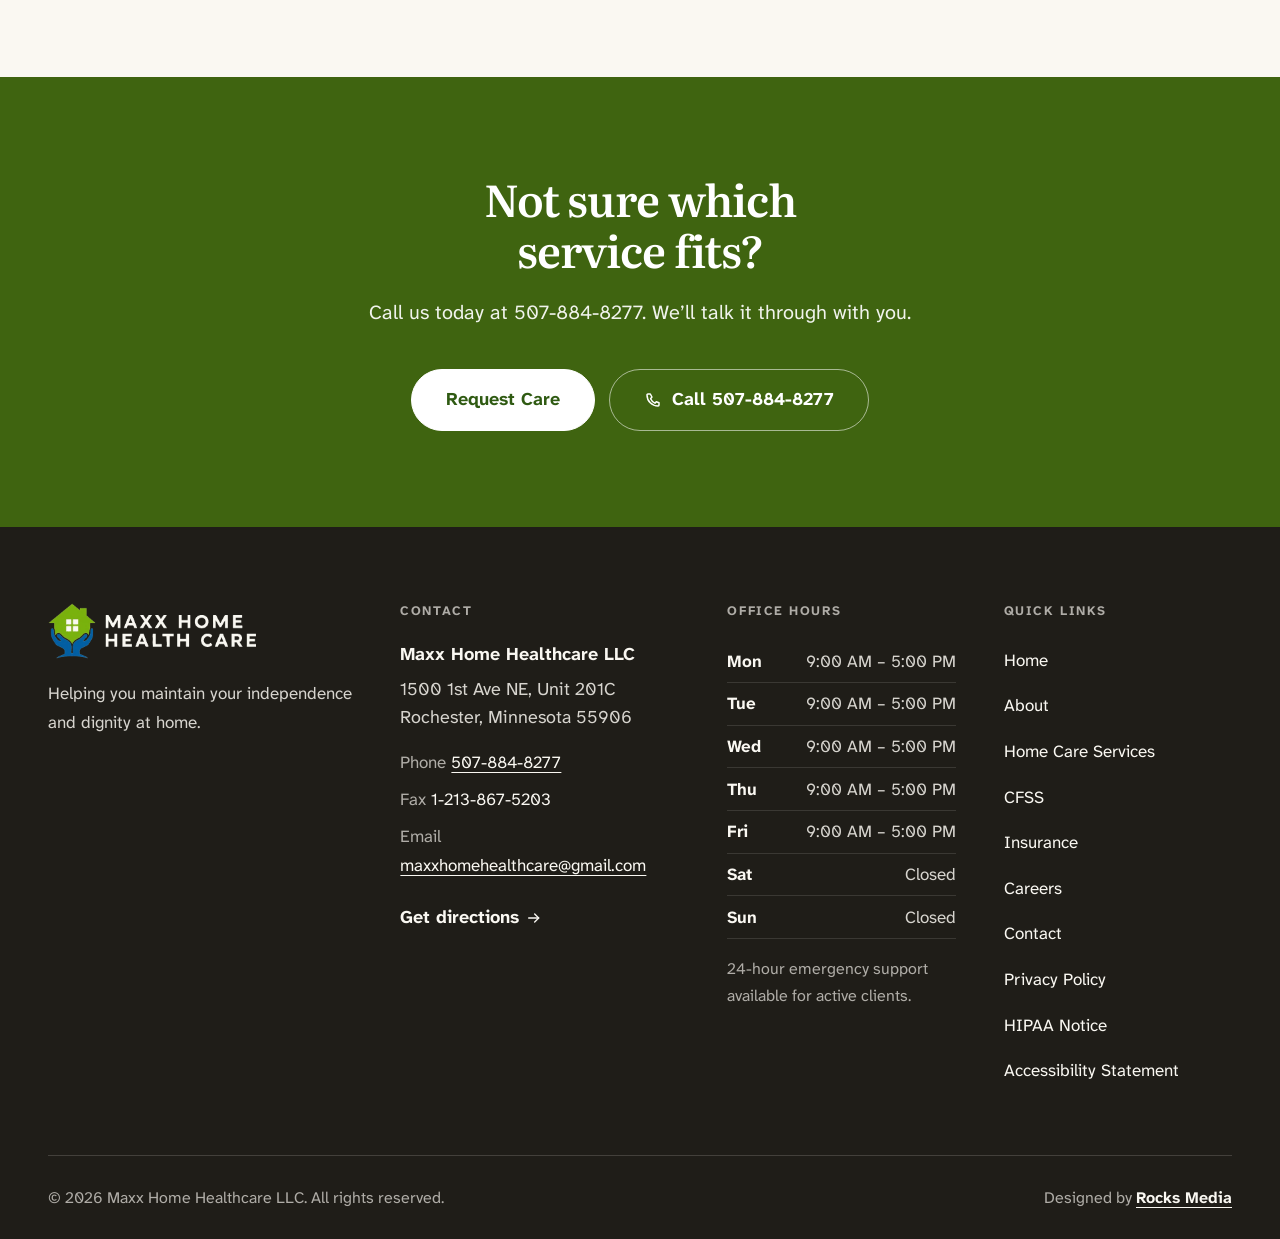
<file: services.html>
<!DOCTYPE html>
<html lang="en">
<head>
<meta charset="utf-8">
<meta name="viewport" content="width=device-width, initial-scale=1">

<title>Home Care Services in Rochester, MN | Nursing, Respite &amp; More | Maxx</title>
<meta name="description" content="Home care nursing, private duty nursing, homemaking, respite care, companionship, and 24-hour emergency support at home in Rochester, Minnesota.">
<link rel="canonical" href="https://maxxhomehealthcarellc.com/services.html">

<meta property="og:type" content="website">
<meta property="og:site_name" content="Maxx Home Healthcare LLC">
<meta property="og:url" content="https://maxxhomehealthcarellc.com/services.html">
<meta property="og:title" content="Home Care Services in Rochester, MN | Nursing, Respite &amp; More | Maxx">
<meta property="og:description" content="Home care nursing, private duty nursing, homemaking, respite care, companionship, and 24-hour emergency support at home in Rochester, Minnesota.">
<meta property="og:image" content="https://maxxhomehealthcarellc.com/assets/img/og-image.jpg">
<meta property="og:image:width" content="1200">
<meta property="og:image:height" content="630">
<meta property="og:locale" content="en_US">
<meta name="twitter:card" content="summary_large_image">

<meta name="theme-color" content="#faf8f2">
<link rel="icon" href="/favicon.ico" sizes="48x48">
<link rel="icon" href="/assets/img/favicon-64.png" type="image/png" sizes="64x64">
<link rel="apple-touch-icon" href="/assets/img/apple-touch-icon.png">
<link rel="manifest" href="/site.webmanifest">

<link rel="preload" href="assets/fonts/literata-latin.woff2" as="font" type="font/woff2" crossorigin>
<link rel="preload" href="assets/fonts/atkinson-latin.woff2" as="font" type="font/woff2" crossorigin>
<script>
/* Motion is armed only when welcome. Without this class every animated
   element renders in its final state; if main.js never runs, disarm. */
(function () {
  var d = document.documentElement;
  if (matchMedia('(prefers-reduced-motion: reduce)').matches) return;
  d.classList.add('js-anim');
  setTimeout(function () { if (!d.dataset.jsReady) d.classList.remove('js-anim'); }, 4000);
}());
</script>

<link rel="stylesheet" href="assets/css/style.css?v=1791556452">

<script type="application/ld+json">
{
  "@context": "https://schema.org",
  "@graph": [
    {
      "@type": "BreadcrumbList",
      "@id": "https://maxxhomehealthcarellc.com/services.html#breadcrumb",
      "itemListElement": [
        {
          "@type": "ListItem",
          "position": 1,
          "name": "Home",
          "item": "https://maxxhomehealthcarellc.com/"
        },
        {
          "@type": "ListItem",
          "position": 2,
          "name": "Home Care Services",
          "item": "https://maxxhomehealthcarellc.com/services.html"
        }
      ]
    },
    {
      "@type": "FAQPage",
      "@id": "https://maxxhomehealthcarellc.com/services.html#faq",
      "mainEntity": [
        {
          "@type": "Question",
          "name": "What’s the difference between home care and home care nursing?",
          "acceptedAnswer": {
            "@type": "Answer",
            "text": "Home care is everyday support, like bathing, meals, and housekeeping. Home care nursing is medical care from a licensed nurse, like wound care or medication management. Many people receive both."
          }
        }
      ]
    }
  ]
}
</script>
</head>
<body>

<a class="skip-link" href="#main">Skip to main content</a>

<svg width="0" height="0" style="position:absolute" aria-hidden="true" focusable="false">
  <defs>
    <symbol id="i-arrow" viewBox="0 0 24 24"><path d="M4 12h15"/><path d="M13 6l6 6-6 6"/></symbol>
    <symbol id="i-phone" viewBox="0 0 24 24"><path d="M8.4 4H5.2A1.2 1.2 0 0 0 4 5.2 14.8 14.8 0 0 0 18.8 20a1.2 1.2 0 0 0 1.2-1.2v-3.2l-3.6-1.2-1.8 1.8a11.6 11.6 0 0 1-5.8-5.8L10.6 8z"/></symbol>
    <symbol id="i-chevron" viewBox="0 0 24 24"><path d="M5 9l7 7 7-7"/></symbol>
    <symbol id="i-plus" viewBox="0 0 24 24"><path d="M12 5v14"/><path d="M5 12h14"/></symbol>
    <symbol id="i-check" viewBox="0 0 24 24"><path d="M4 12.5l5.2 5.2L20 6.8"/></symbol>
    <symbol id="i-close" viewBox="0 0 24 24"><path d="M6 6l12 12"/><path d="M18 6L6 18"/></symbol>
    <symbol id="i-menu" viewBox="0 0 24 24"><path d="M4 7h16"/><path d="M4 12h16"/><path d="M4 17h16"/></symbol>
    <symbol id="i-shield" viewBox="0 0 24 24"><path d="M12 3l7.5 3v5.2c0 4.6-3.1 8.4-7.5 10.3C7.6 19.6 4.5 15.8 4.5 11.2V6z"/><path d="M9 12l2.2 2.2L15.4 10"/></symbol>
    <symbol id="i-badge" viewBox="0 0 24 24"><circle cx="12" cy="12" r="8.5"/><path d="M8.4 12.2l2.5 2.5 4.7-5"/></symbol>
    <symbol id="i-clock" viewBox="0 0 24 24"><circle cx="12" cy="12" r="8.5"/><path d="M12 7.2V12l3.2 2"/></symbol>
    <symbol id="i-wallet" viewBox="0 0 24 24"><path d="M3.5 7.5A2 2 0 0 1 5.5 5.5h11a2 2 0 0 1 2 2"/><rect x="3.5" y="7.5" width="17" height="11" rx="2"/><path d="M15 13h2.5"/></symbol>
    <symbol id="i-home" viewBox="0 0 24 24"><path d="M3.5 11L12 3.5 20.5 11"/><path d="M6 9.4V20.5h12V9.4"/><path d="M10 20.5v-5h4v5"/></symbol>
    <symbol id="i-heart" viewBox="0 0 24 24"><path d="M12 20.5s-7.2-4.6-7.2-9.5a4.1 4.1 0 0 1 7.2-2.7 4.1 4.1 0 0 1 7.2 2.7c0 4.9-7.2 9.5-7.2 9.5z"/></symbol>
    <symbol id="i-person-check" viewBox="0 0 24 24"><circle cx="10" cy="7.5" r="3.5"/><path d="M3.8 20.2a6.4 6.4 0 0 1 11-4"/><path d="M14.5 17.5l2 2 4-4"/></symbol>
    <symbol id="i-cup" viewBox="0 0 24 24"><path d="M4 8.5h12v5.2a6 6 0 0 1-12 0z"/><path d="M16 9.6h1.8a2.2 2.2 0 0 1 0 4.4H16"/><path d="M3 20.5h14"/></symbol>
    <symbol id="i-people" viewBox="0 0 24 24"><circle cx="9" cy="8" r="3.2"/><path d="M3.5 20a5.5 5.5 0 0 1 11 0"/><path d="M16 5.2a3.2 3.2 0 0 1 0 5.6"/><path d="M17 15.2a5.5 5.5 0 0 1 3.5 4.8"/></symbol>
    <symbol id="i-bell" viewBox="0 0 24 24"><path d="M6.5 10a5.5 5.5 0 0 1 11 0c0 4 1.5 5.5 1.5 5.5H5S6.5 14 6.5 10z"/><path d="M10.2 19a2 2 0 0 0 3.6 0"/></symbol>
    <symbol id="i-pin" viewBox="0 0 24 24"><path d="M19 10.4c0 5.2-7 10.6-7 10.6s-7-5.4-7-10.6a7 7 0 0 1 14 0z"/><circle cx="12" cy="10.2" r="2.6"/></symbol>
    <symbol id="i-handshake" viewBox="0 0 24 24"><path d="M3 9.5l3-3 3.5 1.5L12 6l2.5 2L18 6.5l3 3"/><path d="M3 9.5v5l4 4 2-2 2 2 2-2 2 2 4-4v-5"/></symbol>
  </defs>
</svg>

<!-- Announcement -->
<div class="announce" id="announce">
  <div class="shell announce__inner">
    <span class="announce__dot" aria-hidden="true"></span>
    <p><strong>Accepting referrals</strong> &ndash; call us today at <a href="tel:+15078848277">507-884-8277</a></p>
    <button type="button" class="announce__close" id="announce-close">
      <svg class="icon" aria-hidden="true"><use href="#i-close"></use></svg>
      <span class="visually-hidden">Dismiss this notice</span>
    </button>
  </div>
</div>

<!-- Header -->
<header class="header" id="header">
  <div class="shell header__inner">

    <a class="brand" href="index.html" aria-label="Maxx Home Healthcare, home page">
      <img src="assets/img/logo.webp?v=1791556452" alt="Maxx Home Health Care" width="625" height="168">
    </a>

    <nav class="nav" aria-label="Main">
      <ul class="nav__list">
        <li><a class="nav__link" href="index.html">Home</a></li>
        <li><a class="nav__link" href="about.html">About</a></li>
        <li class="has-menu" data-menu>
          <a class="nav__link is-current" href="services.html" aria-current="page" aria-expanded="false" aria-controls="services-menu" data-menu-trigger>
            Services
            <svg class="nav__caret" aria-hidden="true"><use href="#i-chevron"></use></svg>
          </a>
          <ul class="submenu" id="services-menu" hidden>
            <li><a href="services.html">Home Care Services</a></li>
            <li><a href="cfss.html">CFSS</a></li>
            <li><a href="services.html#home-care-nursing">Home Care Nursing</a></li>
            <li><a href="services.html#private-duty-nursing">Private Duty Nursing</a></li>
            <li><a href="services.html#respite-care">Respite Care</a></li>
            <li><a href="services.html#companionship">Companionship</a></li>
          </ul>
</li>
        <li><a class="nav__link" href="insurance.html">Insurance</a></li>
        <li><a class="nav__link" href="careers.html">Careers</a></li>
        <li><a class="nav__link" href="contact.html">Contact</a></li>
      </ul>
    </nav>

    <div class="header__actions">
      <a class="header__phone" href="tel:+15078848277">
        <svg class="icon" aria-hidden="true"><use href="#i-phone"></use></svg>
        507-884-8277
      </a>
      <a class="btn btn--primary" href="contact.html?type=care">Request Care</a>
    </div>

    <div class="header__mobile">
      <a class="icon-btn icon-btn--call" href="tel:+15078848277">
        <svg class="icon" aria-hidden="true"><use href="#i-phone"></use></svg>
        <span class="visually-hidden">Call 507-884-8277</span>
      </a>
      <button type="button" class="icon-btn icon-btn--menu" id="menu-open" aria-expanded="false" aria-controls="drawer">
        <svg class="icon" aria-hidden="true"><use href="#i-menu"></use></svg>
        <span class="visually-hidden">Open menu</span>
      </button>
    </div>

  </div>
</header>

<div class="drawer-backdrop" id="drawer-backdrop" hidden></div>

<div class="drawer" id="drawer" role="dialog" aria-modal="true" aria-label="Site menu" hidden>
  <div class="drawer__head">
    <img src="assets/img/logo.webp?v=1791556452" alt="" width="625" height="168">
    <button type="button" class="icon-btn icon-btn--menu" id="menu-close">
      <svg class="icon" aria-hidden="true"><use href="#i-close"></use></svg>
      <span class="visually-hidden">Close menu</span>
    </button>
  </div>
  <ul class="drawer__nav">
    <li><a href="index.html">Home</a></li>
    <li><a href="about.html">About</a></li>
    <li>
      <a href="services.html" aria-current="page">Services</a>
      <ul class="drawer__sub">
        <li><a href="services.html">Home Care Services</a></li>
        <li><a href="cfss.html">CFSS</a></li>
        <li><a href="services.html#home-care-nursing">Home Care Nursing</a></li>
        <li><a href="services.html#private-duty-nursing">Private Duty Nursing</a></li>
        <li><a href="services.html#respite-care">Respite Care</a></li>
        <li><a href="services.html#companionship">Companionship</a></li>
      </ul>
</li>
    <li><a href="insurance.html">Insurance</a></li>
    <li><a href="careers.html">Careers</a></li>
    <li><a href="contact.html">Contact</a></li>
  </ul>
  <div class="drawer__foot">
    <a class="btn btn--primary btn--wide" href="contact.html?type=care">Request Care</a>
    <a class="btn btn--outline btn--wide" href="careers.html">Apply for a Job</a>
  </div>
</div>

<main id="main">

  <section class="page-hero" aria-labelledby="page-h">
    <div class="shell">
      <span class="eyebrow">Welcome to Maxx Home Healthcare</span>
      <h1 id="page-h">Home <span class="uword" data-draw="load">Care<svg class="scribble" viewBox="0 0 100 12" preserveAspectRatio="none" aria-hidden="true" focusable="false"><path d="M1 7.4C18 3.6 38 5.6 55 6.3S86 8.9 94.5 6.1Q97.2 4.3 99.5 1.2"/></svg></span> Services</h1>
      <p class="lede">Compassionate, high-quality care that helps you live safely and comfortably at home, with reliable professionals, 24-hour support, and one coordinated plan.</p>
      <div class="btn-row">
        <a class="btn btn--primary btn--hero" href="contact.html?type=care">Request Care <svg aria-hidden="true"><use href="#i-arrow"></use></svg></a>
        <a class="btn btn--outline btn--hero" href="tel:+15078848277"><svg aria-hidden="true"><use href="#i-phone"></use></svg> Call 507-884-8277</a>
      </div>
    </div>
  </section>

  <section class="band band--oat band--tight" aria-label="Home care nursing and integrated services">
    <div class="shell">
      <div class="vm">
        <div>
          <h2 id="nursing-h">Home Care Nursing</h2>
          <p>Our licensed nurses bring medical care to your home, from medications and wound care to health checks and recovery after a hospital stay. We work closely with your family and doctors so you can heal and stay well where you are most comfortable.</p>
        </div>
        <div>
          <h2 id="integrated-h">Integrated Services</h2>
          <p>Personal care, homemaking, companionship, respite, and 24-hour emergency support, coordinated with home care nursing and private duty nursing so all of your care works together.</p>
        </div>
      </div>
    </div>
  </section>

  <section class="band band--paper" aria-labelledby="all-services-h">
    <div class="shell">
      <div class="section-head">
        <h2 id="all-services-h">Our Comprehensive Home Care Services</h2>
        <p class="lede">Care for people with disabilities, chronic conditions, mental health needs, or daily living challenges, so they can live safely and independently at home.</p>
      </div>
      <article class="svc-entry" id="home-care-nursing" aria-labelledby="home-care-nursing-h">
        <div class="svc-entry__head">
          <svg class="icon" aria-hidden="true"><use href="#i-heart"></use></svg>
          <h3 id="home-care-nursing-h">Home Care Nursing</h3>
        </div>
        <div class="svc-entry__body">
          <p>Licensed nurses care for you at home: medication management, wound care, health monitoring, and support after a hospital stay.</p>
          <a class="textlink" href="contact.html?type=care&amp;service=home-care-nursing">Request this service <svg aria-hidden="true"><use href="#i-arrow"></use></svg></a>
        </div>
      </article>
      <article class="svc-entry" id="private-duty-nursing" aria-labelledby="private-duty-nursing-h">
        <div class="svc-entry__head">
          <svg class="icon" aria-hidden="true"><use href="#i-person-check"></use></svg>
          <h3 id="private-duty-nursing-h">Private Duty Nursing</h3>
        </div>
        <div class="svc-entry__body">
          <p>One-on-one nursing for complex medical needs, including ventilator, tracheostomy, and tube feeding care.</p>
          <a class="textlink" href="contact.html?type=care&amp;service=private-duty-nursing">Request this service <svg aria-hidden="true"><use href="#i-arrow"></use></svg></a>
        </div>
      </article>
      <article class="svc-entry" id="homemaking" aria-labelledby="homemaking-h">
        <div class="svc-entry__head">
          <svg class="icon" aria-hidden="true"><use href="#i-home"></use></svg>
          <h3 id="homemaking-h">Homemaking</h3>
        </div>
        <div class="svc-entry__body">
          <p>Help with cleaning, meals, laundry, groceries, and daily household tasks.</p>
          <a class="textlink" href="contact.html?type=care&amp;service=homemaking">Request this service <svg aria-hidden="true"><use href="#i-arrow"></use></svg></a>
        </div>
      </article>
      <article class="svc-entry" id="respite-care" aria-labelledby="respite-care-h">
        <div class="svc-entry__head">
          <svg class="icon" aria-hidden="true"><use href="#i-cup"></use></svg>
          <h3 id="respite-care-h">Respite Care</h3>
        </div>
        <div class="svc-entry__body">
          <p>Short-term relief so family caregivers can rest and recharge, with peace of mind.</p>
          <a class="textlink" href="contact.html?type=care&amp;service=respite-care">Request this service <svg aria-hidden="true"><use href="#i-arrow"></use></svg></a>
        </div>
      </article>
      <article class="svc-entry" id="companionship" aria-labelledby="companionship-h">
        <div class="svc-entry__head">
          <svg class="icon" aria-hidden="true"><use href="#i-people"></use></svg>
          <h3 id="companionship-h">Companionship</h3>
        </div>
        <div class="svc-entry__body">
          <p>Friendly company, emotional support, and help with daily activities, to ease isolation.</p>
          <a class="textlink" href="contact.html?type=care&amp;service=companionship">Request this service <svg aria-hidden="true"><use href="#i-arrow"></use></svg></a>
        </div>
      </article>
      <article class="svc-entry" id="emergency-support" aria-labelledby="emergency-support-h">
        <div class="svc-entry__head">
          <svg class="icon" aria-hidden="true"><use href="#i-bell"></use></svg>
          <h3 id="emergency-support-h">24-Hour Emergency Support</h3>
        </div>
        <div class="svc-entry__body">
          <p>Around-the-clock help for urgent needs or safety concerns.</p>
          <a class="textlink" href="contact.html?type=care&amp;service=emergency-support">Request this service <svg aria-hidden="true"><use href="#i-arrow"></use></svg></a>
        </div>
      </article>
      <article class="svc-entry" id="integrated-care" aria-labelledby="integrated-care-h">
        <div class="svc-entry__head">
          <svg class="icon" aria-hidden="true"><use href="#i-handshake"></use></svg>
          <h3 id="integrated-care-h">Integrated Care Approach</h3>
        </div>
        <div class="svc-entry__body">
          <p>Nursing and everyday care coordinated in one personalized plan.</p>
          
        </div>
      </article>
      <p class="lede lede--ink" style="margin-top:clamp(2.5rem, 4vw, 3.5rem)">Compassionate, reliable, coordinated care that brings comfort, independence, and a better quality of life.</p>
      <p style="margin-top:1.5rem"><a class="textlink" href="cfss.html">Looking for CFSS? Learn more <svg aria-hidden="true"><use href="#i-arrow"></use></svg></a></p>
    </div>
  </section>

  <section class="band band--paper" id="faq" aria-labelledby="faq-h">
    <div class="shell shell--narrow">
      <div class="section-head"><h2 id="faq-h">A question families ask</h2></div>
      <div class="faq">
        <details class="faq__item">
          <summary>What&rsquo;s the difference between home care and home care nursing?<svg class="icon" aria-hidden="true"><use href="#i-plus"></use></svg></summary>
          <div class="faq__answer"><p>Home care is everyday support, like bathing, meals, and housekeeping. Home care nursing is medical care from a licensed nurse, like wound care or medication management. Many people receive both.</p></div>
        </details>
      </div>
    </div>
  </section>
  <section class="band band--leaf final" aria-labelledby="cta-h">
    <div class="shell">
      <h2 id="cta-h">Not sure which service fits?</h2>
      <p>Call us today at 507-884-8277. We&rsquo;ll talk it through with you.</p>
      <div class="btn-row">
        <a class="btn btn--paper btn--hero" href="contact.html?type=care">Request Care</a>
        <a class="btn btn--invert-outline btn--hero" href="tel:+15078848277">
          <svg aria-hidden="true"><use href="#i-phone"></use></svg>
          Call 507-884-8277
        </a>
      </div>
    </div>
  </section>
</main>

<footer class="footer">
  <div class="shell">
    <div class="footer__grid">

      <div class="footer__brand">
        <h2 class="visually-hidden">Maxx Home Healthcare</h2>
        <img src="assets/img/logo-cream.webp?v=1791556452" alt="Maxx Home Health Care" width="625" height="168">
        <p class="footer__tagline">Helping you maintain your independence and dignity at home.</p>
      </div>

      <div class="footer__contact">
        <h3>Contact</h3>
        <address>
          <b>Maxx Home Healthcare LLC</b>
          1500 1st Ave NE, Unit 201C<br>
          Rochester, Minnesota 55906
        </address>
        <ul>
          <li><span>Phone</span> <a href="tel:+15078848277">507-884-8277</a></li>
          <li><span>Fax</span> 1-213-867-5203</li>
          <li><span>Email</span> <a href="mailto:maxxhomehealthcare@gmail.com">maxxhomehealthcare@gmail.com</a></li>
        </ul>
        <p style="margin-top:1rem">
          <a class="textlink" href="https://www.google.com/maps/dir/?api=1&amp;destination=1500+1st+Ave+NE+Unit+201C+Rochester+MN+55906" target="_blank" rel="noopener">
            Get directions
            <svg aria-hidden="true"><use href="#i-arrow"></use></svg>
          </a>
</p>
      </div>

      <div>
        <h3>Office hours</h3>
        <table class="hours">
          <tbody>
            <tr><th scope="row">Mon</th><td>9:00 AM &ndash; 5:00 PM</td></tr>
            <tr><th scope="row">Tue</th><td>9:00 AM &ndash; 5:00 PM</td></tr>
            <tr><th scope="row">Wed</th><td>9:00 AM &ndash; 5:00 PM</td></tr>
            <tr><th scope="row">Thu</th><td>9:00 AM &ndash; 5:00 PM</td></tr>
            <tr><th scope="row">Fri</th><td>9:00 AM &ndash; 5:00 PM</td></tr>
            <tr><th scope="row">Sat</th><td>Closed</td></tr>
            <tr><th scope="row">Sun</th><td>Closed</td></tr>
          </tbody>
        </table>
        <p class="footer__note">24-hour emergency support available for active clients.</p>
      </div>

      <nav aria-labelledby="quicklinks-h">
        <h3 id="quicklinks-h">Quick links</h3>
        <ul class="footer__links">
          <li><a href="index.html">Home</a></li>
          <li><a href="about.html">About</a></li>
          <li><a href="services.html">Home Care Services</a></li>
          <li><a href="cfss.html">CFSS</a></li>
          <li><a href="insurance.html">Insurance</a></li>
          <li><a href="careers.html">Careers</a></li>
          <li><a href="contact.html">Contact</a></li>
          <li><a href="privacy.html">Privacy Policy</a></li>
          <li><a href="hipaa.html">HIPAA Notice</a></li>
          <li><a href="accessibility.html">Accessibility Statement</a></li>
        </ul>
      </nav>

    </div>

    <div class="footer__bottom">
      <p>&copy; 2026 Maxx Home Healthcare LLC. All rights reserved.</p>
      <p>Designed by <a class="footer__credit" href="https://rocksmedia.ca" target="_blank" rel="noopener"><strong>Rocks Media</strong></a></p>
    </div>
  </div>
</footer>

<!-- Mobile action bar -->
<div class="actionbar" id="actionbar">
  <a class="btn btn--primary" href="tel:+15078848277">
    <svg aria-hidden="true"><use href="#i-phone"></use></svg>
    Call now
  </a>
  <a class="btn btn--invert-outline" href="contact.html?type=care">Request Care</a>
</div>

<!-- Cookie notice. Nothing non-essential loads until it is accepted. -->
<div class="cookie" id="cookie" role="region" aria-labelledby="cookie-h" hidden>
  <h2 id="cookie-h">Cookies on this site</h2>
  <p>We only use what the site needs to work. We won&rsquo;t load anything else &mdash; the map, or any measurement &mdash; unless you say yes.</p>
  <div class="btn-row">
    <button type="button" class="btn btn--outline" id="cookie-decline">Only essential</button>
    <button type="button" class="btn btn--primary" id="cookie-accept">Accept all</button>
  </div>
</div>

<script src="assets/js/main.js?v=1791556452" defer></script>
</body>
</html>
</file>
<file: assets/css/style.css>
/* ==========================================================================
   Maxx Home Health Care LLC
   Built by Rocks Media

   Lane: Minnesota state-park interpretive signage. Warm paper stock, deep
   forest green for every action, civic blue for every fact, amber for time.
   See DESIGN.md.

   The green rule: --maxx-green measures 2.48:1 on paper. It is a SHAPE
   colour. It never appears below ~80px, never carries meaning, never sits
   under white text. Functional icons use --leaf.
   ========================================================================== */

/* --------------------------------------------------------------------------
   1. Fonts — self-hosted, latin + latin-ext
   -------------------------------------------------------------------------- */

@font-face {
  font-family: 'Literata';
  font-style: normal;
  font-weight: 400 700;
  font-display: swap;
  src: url('../fonts/literata-latin.woff2') format('woff2');
  unicode-range: U+0000-00FF, U+0131, U+0152-0153, U+02BB-02BC, U+02C6, U+02DA,
    U+02DC, U+0304, U+0308, U+0329, U+2000-206F, U+20AC, U+2122, U+2191, U+2193,
    U+2212, U+2215, U+FEFF, U+FFFD;
}

@font-face {
  font-family: 'Literata';
  font-style: normal;
  font-weight: 400 700;
  font-display: swap;
  src: url('../fonts/literata-latin-ext.woff2') format('woff2');
  unicode-range: U+0100-02BA, U+02BD-02C5, U+02C7-02CC, U+02CE-02D7, U+02DD-02FF,
    U+0304, U+0308, U+0329, U+1D00-1DBF, U+1E00-1E9F, U+1EF2-1EFF, U+2020,
    U+20A0-20AB, U+20AD-20C0, U+2113, U+2C60-2C7F, U+A720-A7FF;
}

@font-face {
  font-family: 'Atkinson Hyperlegible Next';
  font-style: normal;
  font-weight: 400 700;
  font-display: swap;
  src: url('../fonts/atkinson-latin.woff2') format('woff2');
  unicode-range: U+0000-00FF, U+0131, U+0152-0153, U+02BB-02BC, U+02C6, U+02DA,
    U+02DC, U+0304, U+0308, U+0329, U+2000-206F, U+20AC, U+2122, U+2191, U+2193,
    U+2212, U+2215, U+FEFF, U+FFFD;
}

@font-face {
  font-family: 'Atkinson Hyperlegible Next';
  font-style: normal;
  font-weight: 400 700;
  font-display: swap;
  src: url('../fonts/atkinson-latin-ext.woff2') format('woff2');
  unicode-range: U+0100-02BA, U+02BD-02C5, U+02C7-02CC, U+02CE-02D7, U+02DD-02FF,
    U+0304, U+0308, U+0329, U+1D00-1DBF, U+1E00-1E9F, U+1EF2-1EFF, U+2020,
    U+20A0-20AB, U+20AD-20C0, U+2113, U+2C60-2C7F, U+A720-A7FF;
}

/* --------------------------------------------------------------------------
   2. Tokens
   -------------------------------------------------------------------------- */

:root {
  /* Ground */
  --paper: #faf8f2;
  --surface: #ffffff;
  --oat: #ede7da;
  --oat-deep: #ddd3c0;

  /* Action */
  --leaf: #3f6410;
  --leaf-deep: #2f5a12;

  /* Shape only — see the green rule above */
  --maxx-green: #6fb107;

  /* Fact */
  --blue: #0063ae;
  --blue-deep: #004e88;
  --sky: #eaf2f9;

  /* Time */
  --amber: #a85e1a;

  /* Type */
  --ink: #1f1d18;
  --stone: #55514a;

  /* Derived */
  --rule: rgba(31, 29, 24, 0.13);
  --rule-strong: rgba(31, 29, 24, 0.28);
  --shadow-sm: 0 1px 2px rgba(31, 29, 24, 0.04), 0 2px 8px rgba(31, 29, 24, 0.05);
  --shadow-md: 0 2px 4px rgba(31, 29, 24, 0.05), 0 12px 28px rgba(31, 29, 24, 0.09);
  --shadow-lg: 0 4px 10px rgba(31, 29, 24, 0.06), 0 24px 56px rgba(31, 29, 24, 0.12);

  --focus: var(--blue);

  --serif: 'Literata', 'Iowan Old Style', Georgia, 'Times New Roman', serif;
  --sans: 'Atkinson Hyperlegible Next', 'Atkinson Hyperlegible', -apple-system,
    BlinkMacSystemFont, 'Segoe UI', Roboto, Helvetica, Arial, sans-serif;

  --step-body: 1.125rem;
  --step-body-lg: 1.25rem;
  --step-h3: clamp(1.1875rem, 0.5vw + 1.07rem, 1.4375rem);
  --step-h2: clamp(1.75rem, 2.1vw + 1.2rem, 2.75rem);
  --step-h1: clamp(2.375rem, 3.6vw + 1.35rem, 4rem);

  --gutter: clamp(1.25rem, 4vw, 3rem);
  --band: clamp(4rem, 7.5vw, 7rem);
  --measure: 68ch;

  --radius-img: 20px;
  --pill: 999px;

  --ease-out-quart: cubic-bezier(0.25, 1, 0.5, 1);
  --ease-out-expo: cubic-bezier(0.16, 1, 0.3, 1);

  /* Semantic stacking order */
  --z-blob: 0;
  --z-raise: 2;
  --z-float: 5;
  --z-actionbar: 40;
  --z-sticky: 60;
  --z-cookie: 70;
  --z-backdrop: 80;
  --z-drawer: 90;
  --z-skip: 100;
}

/* --------------------------------------------------------------------------
   3. Reset and base
   -------------------------------------------------------------------------- */

*,
*::before,
*::after {
  box-sizing: border-box;
}

/* Author rules beat the UA sheet regardless of specificity, so any class that
   sets display would otherwise keep a [hidden] element in the layout. */
[hidden] {
  display: none !important;
}

html {
  -webkit-text-size-adjust: 100%;
  scroll-behavior: smooth;
  scroll-padding-top: 7rem;
}

body {
  margin: 0;
  background-color: var(--paper);
  color: var(--ink);
  font-family: var(--sans);
  font-size: var(--step-body);
  line-height: 1.7;
  font-synthesis-weight: none;
  -webkit-font-smoothing: antialiased;
  overflow-x: hidden;
}

/* Paper grain, 2.5%, so the base reads as stock rather than screen. */
body::before {
  content: '';
  position: fixed;
  inset: 0;
  z-index: var(--z-blob);
  pointer-events: none;
  opacity: 0.025;
  background-image: url("data:image/svg+xml;charset=utf-8,%3Csvg xmlns='http://www.w3.org/2000/svg' width='220' height='220'%3E%3Cfilter id='n'%3E%3CfeTurbulence type='fractalNoise' baseFrequency='0.85' numOctaves='4' stitchTiles='stitch'/%3E%3C/filter%3E%3Crect width='220' height='220' filter='url(%23n)'/%3E%3C/svg%3E");
}

body > * {
  position: relative;
  z-index: var(--z-raise);
}

img,
svg,
iframe {
  display: block;
  max-width: 100%;
}

img {
  height: auto;
}

h1,
h2,
h3,
h4 {
  font-family: var(--serif);
  margin: 0;
  text-wrap: balance;
}

h1 {
  font-size: var(--step-h1);
  font-weight: 400;
  line-height: 1.1;
  letter-spacing: -0.02em;
  font-variation-settings: 'opsz' 60;
}

h2 {
  font-size: var(--step-h2);
  font-weight: 600;
  line-height: 1.15;
  letter-spacing: -0.02em;
  font-variation-settings: 'opsz' 42;
}

h3 {
  font-size: var(--step-h3);
  font-weight: 600;
  line-height: 1.3;
  letter-spacing: -0.01em;
  font-variation-settings: 'opsz' 20;
}

p {
  margin: 0;
  text-wrap: pretty;
}

p + p {
  margin-top: 1.1em;
}

ul,
ol {
  margin: 0;
  padding: 0;
}

a {
  color: inherit;
}

a:not([class]) {
  color: var(--blue);
  text-decoration-thickness: 1px;
  text-underline-offset: 0.2em;
}

a:not([class]):hover {
  color: var(--blue-deep);
}

strong,
b {
  font-weight: 700;
}

::selection {
  background: var(--leaf);
  color: #fff;
}

/* --------------------------------------------------------------------------
   4. Focus, motion, skip link
   -------------------------------------------------------------------------- */

:where(a, button, input, select, textarea, summary, [tabindex]):focus-visible {
  outline: 3px solid var(--focus);
  outline-offset: 2px;
  border-radius: 2px;
}

.skip-link {
  position: absolute;
  top: 0;
  left: var(--gutter);
  z-index: var(--z-skip);
  transform: translateY(-140%);
  padding: 0.875rem 1.5rem;
  background: var(--leaf);
  color: #fff;
  font-weight: 700;
  text-decoration: none;
  border-radius: 0 0 6px 6px;
}

.skip-link:focus-visible {
  transform: translateY(0);
}

.visually-hidden {
  position: absolute !important;
  width: 1px;
  height: 1px;
  padding: 0;
  margin: -1px;
  overflow: hidden;
  clip-path: inset(50%);
  white-space: nowrap;
  border: 0;
}

/* No content anywhere is hidden waiting for a scroll trigger. Full-page
   captures, background tabs and slow devices all see every section. Motion
   lives in the hero landing and the underline, and nowhere else by reflex. */

@media (prefers-reduced-motion: reduce) {
  html {
    scroll-behavior: auto;
  }

  *,
  *::before,
  *::after {
    animation-duration: 1ms !important;
    animation-iteration-count: 1 !important;
    animation-delay: 0ms !important;
    transition-duration: 1ms !important;
    scroll-behavior: auto !important;
  }
}

/* --------------------------------------------------------------------------
   5. Layout primitives
   -------------------------------------------------------------------------- */

.shell {
  width: min(100% - (var(--gutter) * 2), 76rem);
  margin-inline: auto;
}

.shell--narrow {
  width: min(100% - (var(--gutter) * 2), 54rem);
}

.band {
  padding-block: var(--band);
}

.band--paper {
  background: var(--paper);
}

.band--oat {
  background: var(--oat);
}

.band--sky {
  background: var(--sky);
}

.band--leaf-wash {
  background: #f0f2e9;
}

.band--ink {
  background: var(--ink);
  color: var(--paper);
  --focus: #9dc8ec;
  --rule: rgba(250, 248, 242, 0.2);
  --stone: rgba(250, 248, 242, 0.8);
}

.band--leaf {
  background: var(--leaf);
  color: #fff;
  --focus: #fff;
  --stone: rgba(255, 255, 255, 0.9);
}

.measure {
  max-width: var(--measure);
}

/* Two survive on the whole page, both carrying real information. */
.eyebrow {
  display: block;
  font-size: 0.8125rem;
  font-weight: 700;
  letter-spacing: 0.12em;
  text-transform: uppercase;
  color: var(--blue);
  margin: 0 0 1rem;
}

.lede {
  font-size: var(--step-body-lg);
  color: var(--stone);
  max-width: var(--measure);
}

.section-head {
  margin-bottom: clamp(2.5rem, 4vw, 3.5rem);
}

.section-head h2 + p {
  margin-top: 1rem;
}

/* Organic divider between major bands. */
.curve {
  display: block;
  width: 100%;
  height: clamp(28px, 4vw, 56px);
  margin-bottom: -1px;
}

.curve svg {
  display: block;
  width: 100%;
  height: 100%;
}

/* --------------------------------------------------------------------------
   6. Buttons and links
   -------------------------------------------------------------------------- */

.btn {
  display: inline-flex;
  align-items: center;
  justify-content: center;
  gap: 0.625rem;
  min-height: 3.25rem;
  padding: 0.875rem 1.75rem;
  border: 1.5px solid transparent;
  border-radius: var(--pill);
  font-family: var(--sans);
  font-size: 1.0625rem;
  font-weight: 700;
  line-height: 1.3;
  text-align: center;
  text-decoration: none;
  cursor: pointer;
  transition: background-color 200ms var(--ease-out-quart),
    border-color 200ms var(--ease-out-quart), color 200ms var(--ease-out-quart),
    transform 150ms var(--ease-out-quart);
}

.btn:active {
  transform: translateY(1px);
}

/* Sprite symbols carry no paint of their own: without this the arrow's
   chevron fills into a solid triangle. */
.btn svg,
.textlink svg {
  stroke: currentColor;
  stroke-width: 2;
  stroke-linecap: round;
  stroke-linejoin: round;
  fill: none;
}

.btn svg {
  flex: none;
  width: 1.125rem;
  height: 1.125rem;
}

.btn--primary {
  background: var(--leaf);
  border-color: var(--leaf);
  color: #fff;
}

.btn--primary:hover {
  background: var(--leaf-deep);
  border-color: var(--leaf-deep);
}

.btn--outline {
  background: transparent;
  border-color: var(--rule-strong);
  color: var(--ink);
}

.btn--outline:hover {
  border-color: var(--ink);
  background: rgba(31, 29, 24, 0.04);
}

.btn--blue {
  background: var(--blue);
  border-color: var(--blue);
  color: #fff;
}

.btn--blue:hover {
  background: var(--blue-deep);
  border-color: var(--blue-deep);
}

.btn--paper {
  background: #fff;
  border-color: #fff;
  color: var(--leaf-deep);
}

.btn--paper:hover {
  background: var(--paper);
}

.btn--invert-outline {
  background: transparent;
  border-color: rgba(255, 255, 255, 0.55);
  color: #fff;
}

.btn--invert-outline:hover {
  border-color: #fff;
  background: rgba(255, 255, 255, 0.12);
}

/* Hero pair carries more mass so it balances the H1. */
.btn--hero {
  min-height: 3.875rem;
  padding: 1.125rem 2.125rem;
  font-size: 1.125rem;
}

.btn--wide {
  width: 100%;
}

.btn-row {
  display: flex;
  flex-wrap: wrap;
  gap: 0.875rem;
}

.textlink {
  display: inline-flex;
  align-items: center;
  gap: 0.4rem;
  min-height: 2.75rem;
  font-weight: 700;
  color: var(--blue);
  text-decoration: none;
  text-underline-offset: 0.25em;
}

.textlink:hover {
  color: var(--blue-deep);
  text-decoration: underline;
  text-decoration-thickness: 1.5px;
}

.textlink svg {
  width: 1rem;
  height: 1rem;
  transition: transform 200ms var(--ease-out-quart);
}

.textlink:hover svg {
  transform: translateX(3px);
}

.band--ink .textlink,
.band--leaf .textlink {
  color: #fff;
}

/* --------------------------------------------------------------------------
   7. Icons — functional icons use --leaf, never --maxx-green
   -------------------------------------------------------------------------- */

.icon {
  width: 1.5rem;
  height: 1.5rem;
  stroke: currentColor;
  stroke-width: 1.6;
  stroke-linecap: round;
  stroke-linejoin: round;
  fill: none;
}

.icon--lg {
  width: 2.25rem;
  height: 2.25rem;
  stroke-width: 1.3;
}

.icon--leaf {
  color: var(--leaf);
}

.icon--blue {
  color: var(--blue);
}

/* --------------------------------------------------------------------------
   8. Photographs and slots
   -------------------------------------------------------------------------- */

.photo {
  margin: 0;
  border-radius: var(--radius-img);
  overflow: hidden;
  background: var(--oat);
}

.photo img {
  width: 100%;
  height: 100%;
  object-fit: cover;
  /* One warm grade across every photograph. */
  filter: saturate(0.94) contrast(1.02) sepia(0.05);
}

/* Labelled slot: no stock, no generated imagery. Replace the figure body with
   an image element and drop the --slot modifier to go live. */
.photo--slot {
  position: relative;
  display: grid;
  place-items: center;
  padding: 2rem;
  text-align: center;
  background:
    repeating-linear-gradient(
      -45deg,
      transparent 0 14px,
      rgba(31, 29, 24, 0.022) 14px 28px
    ),
    var(--oat);
}

.photo--slot::after {
  content: '';
  position: absolute;
  inset: 1rem;
  border: 1px dashed var(--rule-strong);
  border-radius: 12px;
  pointer-events: none;
}

.slot-label {
  position: relative;
  max-width: 30ch;
  font-size: 0.9375rem;
  line-height: 1.55;
  color: var(--stone);
}

.slot-label b {
  display: block;
  font-size: 0.75rem;
  font-weight: 700;
  letter-spacing: 0.12em;
  text-transform: uppercase;
  color: var(--ink);
  margin-bottom: 0.4rem;
}

/* --------------------------------------------------------------------------
   9. Verify flags
   -------------------------------------------------------------------------- */

.verify {
  display: inline-block;
  margin-left: 0.4rem;
  padding: 0.1rem 0.45rem;
  max-width: 100%;
  border: 1px dashed var(--amber);
  border-radius: 3px;
  font-size: 0.6875rem;
  font-weight: 700;
  letter-spacing: 0.08em;
  text-transform: uppercase;
  vertical-align: 0.15em;
  /* Darker than --amber: the flag is 11px and sits on sky as well as paper. */
  color: #8a4a12;
  border-color: #8a4a12;
}

.band--ink .verify,
.band--leaf .verify,
.footer .verify {
  border-color: rgba(255, 255, 255, 0.5);
  color: rgba(255, 255, 255, 0.85);
}

/* Add class="verify-off" to <body> for a clean client preview. */
.verify-off .verify {
  display: none;
}

/* --------------------------------------------------------------------------
   10. Announcement bar
   -------------------------------------------------------------------------- */

.announce {
  background: var(--leaf);
  color: #fff;
  font-size: 1rem;
}

.announce__inner {
  position: relative;
  display: flex;
  align-items: center;
  justify-content: center;
  gap: 0.75rem;
  min-height: 2.75rem;
  padding: 0.5rem calc(var(--gutter) + 2.5rem) 0.5rem var(--gutter);
  text-align: center;
  flex-wrap: wrap;
}

@media (max-width: 560px) {
  .announce {
    font-size: 0.9375rem;
  }

  .announce__inner {
    gap: 0.5rem;
    padding-inline: 0.75rem 2.75rem;
  }
}

.announce__dot {
  flex: none;
  width: 0.5rem;
  height: 0.5rem;
  border-radius: 50%;
  background: #f2b463;
  animation: pulse 2s var(--ease-out-quart) infinite;
}

@keyframes pulse {
  0%,
  100% {
    opacity: 1;
    transform: scale(1);
  }
  50% {
    opacity: 0.4;
    transform: scale(0.72);
  }
}

@media (prefers-reduced-motion: reduce) {
  .announce__dot {
    animation: none;
  }
}

.announce a {
  color: #fff;
  font-weight: 700;
  text-underline-offset: 0.22em;
}

.announce__close {
  position: absolute;
  top: 50%;
  right: calc(var(--gutter) - 0.5rem);
  transform: translateY(-50%);
  display: grid;
  place-items: center;
  width: 2.75rem;
  height: 2.75rem;
  padding: 0;
  border: 0;
  border-radius: 50%;
  background: transparent;
  color: #fff;
  cursor: pointer;
}

.announce__close:hover {
  background: rgba(255, 255, 255, 0.16);
}

.announce__close:focus-visible {
  outline-color: #fff;
}

/* --------------------------------------------------------------------------
   11. Header
   -------------------------------------------------------------------------- */

.header {
  position: sticky;
  top: 0;
  z-index: var(--z-sticky);
  background: rgba(250, 248, 242, 0.92);
  border-bottom: 1px solid transparent;
  transition: border-color 200ms var(--ease-out-quart);
}

@supports (backdrop-filter: blur(12px)) or (-webkit-backdrop-filter: blur(12px)) {
  .header {
    -webkit-backdrop-filter: blur(14px) saturate(1.1);
    backdrop-filter: blur(14px) saturate(1.1);
  }
}

.header.is-scrolled {
  border-bottom-color: var(--oat-deep);
}

/* Constant height: animating it would reflow the whole page for 200ms. The
   condense reads through the logo scale and the rule instead. */
.header__inner {
  display: flex;
  align-items: center;
  gap: 1.5rem;
  min-height: 5.25rem;
}

.brand {
  flex: 0 1 auto;
  min-width: 0;
  display: inline-flex;
  align-items: center;
  padding: 0.25rem;
  margin-left: -0.25rem;
  text-decoration: none;
}

.brand img {
  height: 56px;
  width: auto;
  max-width: 100%;
  object-fit: contain;
  object-position: left center;
  transform-origin: left center;
  transition: transform 200ms var(--ease-out-quart);
}

@media (max-width: 640px) {
  .brand img {
    height: 46px;
  }
}

@media (max-width: 400px) {
  .brand img {
    height: 40px;
  }
}

/* Condenses to about 46px once the page scrolls. */
.header.is-scrolled .brand img {
  transform: scale(0.82);
}

.nav {
  display: none;
  margin-left: auto;
}

.nav__list {
  display: flex;
  align-items: center;
  gap: 0.25rem;
  list-style: none;
}

.nav__link {
  display: inline-flex;
  align-items: center;
  gap: 0.3rem;
  min-height: 2.75rem;
  padding: 0.5rem 0.75rem;
  border: 0;
  border-radius: 6px;
  background: transparent;
  font-family: var(--sans);
  font-size: 1.0625rem;
  font-weight: 700;
  color: var(--ink);
  text-decoration: none;
  white-space: nowrap;
  cursor: pointer;
}

.nav__link:hover {
  background: rgba(63, 100, 16, 0.08);
}

.nav__link[aria-current='page'],
.nav__link.is-current {
  border-radius: 0;
  box-shadow: inset 0 -2px 0 var(--leaf);
}

.nav__caret {
  width: 0.75rem;
  height: 0.75rem;
  stroke: currentColor;
  stroke-width: 2.2;
  fill: none;
  transition: transform 200ms var(--ease-out-quart);
}

.has-menu {
  position: relative;
}

.has-menu[data-open='true'] .nav__caret {
  transform: rotate(180deg);
}

.submenu {
  position: absolute;
  top: calc(100% + 0.5rem);
  left: 0;
  min-width: 16rem;
  padding: 0.5rem;
  list-style: none;
  background: var(--surface);
  border: 1px solid var(--oat-deep);
  border-radius: 12px;
  box-shadow: var(--shadow-md);
}

.submenu a {
  display: block;
  min-height: 2.75rem;
  padding: 0.6rem 0.75rem;
  border-radius: 6px;
  font-size: 1.0625rem;
  color: var(--ink);
  text-decoration: none;
}

.submenu a:hover {
  background: var(--paper);
}

.header__actions {
  display: none;
  align-items: center;
  gap: 1rem;
}

.header__phone {
  display: inline-flex;
  align-items: center;
  gap: 0.45rem;
  min-height: 2.75rem;
  padding: 0.4rem 0.5rem;
  font-weight: 700;
  color: var(--blue);
  text-decoration: none;
  white-space: nowrap;
}

.header__phone:hover {
  color: var(--blue-deep);
  text-decoration: underline;
  text-underline-offset: 0.22em;
}

.header__phone .icon {
  width: 1.125rem;
  height: 1.125rem;
}

.header .btn {
  min-height: 3rem;
  padding: 0.75rem 1.75rem;
}

.header__mobile {
  display: flex;
  align-items: center;
  gap: 0.5rem;
  margin-left: auto;
}

.icon-btn {
  display: grid;
  place-items: center;
  width: 3rem;
  height: 3rem;
  padding: 0;
  border: 1.5px solid transparent;
  border-radius: 50%;
  background: transparent;
  color: var(--ink);
  cursor: pointer;
}

.icon-btn--call {
  background: var(--leaf);
  border-color: var(--leaf);
  color: #fff;
}

.icon-btn--call:hover {
  background: var(--leaf-deep);
  border-color: var(--leaf-deep);
}

.icon-btn--menu {
  border-color: var(--rule-strong);
}

.icon-btn--menu:hover {
  border-color: var(--ink);
}

@media (min-width: 1100px) {
  .nav,
  .header__actions {
    display: flex;
  }

  .header__mobile {
    display: none;
  }
}

/* --------------------------------------------------------------------------
   12. Mobile drawer
   -------------------------------------------------------------------------- */

.drawer-backdrop {
  position: fixed;
  inset: 0;
  z-index: var(--z-backdrop);
  background: rgba(31, 29, 24, 0.45);
  opacity: 0;
  transition: opacity 300ms var(--ease-out-quart);
}

.drawer-backdrop.is-open {
  opacity: 1;
}

.drawer {
  position: fixed;
  top: 0;
  right: 0;
  bottom: 0;
  z-index: var(--z-drawer);
  display: flex;
  flex-direction: column;
  width: min(24rem, 90vw);
  background: var(--paper);
  transform: translateX(100%);
  transition: transform 320ms var(--ease-out-quart);
  overflow-y: auto;
  overscroll-behavior: contain;
}

.drawer.is-open {
  transform: none;
}

.drawer__head {
  display: flex;
  align-items: center;
  justify-content: space-between;
  gap: 1rem;
  padding: 1.25rem var(--gutter);
  border-bottom: 1px solid var(--oat-deep);
}

.drawer__head img {
  height: 44px;
  width: auto;
}

.drawer__nav {
  flex: 1;
  padding: 0.75rem var(--gutter) 1.5rem;
  list-style: none;
}

.drawer__nav > li > a {
  display: flex;
  align-items: center;
  min-height: 3.5rem;
  font-size: 1.375rem;
  font-weight: 700;
  color: var(--ink);
  text-decoration: none;
  border-bottom: 1px solid var(--rule);
}

.drawer__sub {
  list-style: none;
  padding: 0 0 0.75rem 1rem;
  border-bottom: 1px solid var(--rule);
}

.drawer__sub a {
  display: flex;
  align-items: center;
  min-height: 3rem;
  font-size: 1.125rem;
  color: var(--stone);
  text-decoration: none;
}

.drawer__foot {
  position: sticky;
  bottom: 0;
  display: grid;
  gap: 0.75rem;
  padding: 1rem var(--gutter) 1.5rem;
  background: var(--paper);
  border-top: 1px solid var(--oat-deep);
}

body.is-locked {
  overflow: hidden;
}

/* --------------------------------------------------------------------------
   13. Hero
   -------------------------------------------------------------------------- */

.hero {
  position: relative;
  overflow: hidden;
  /* Tighter than a default hero: the fold should not waste its top. */
  padding-block: clamp(2rem, 4vw, 3.25rem) clamp(3rem, 5vw, 4.5rem);
  background:
    radial-gradient(
      70ch 60ch at 12% 88%,
      var(--oat) 0%,
      rgba(237, 231, 218, 0) 68%
    ),
    var(--paper);
}

.hero__grid {
  display: grid;
  gap: clamp(2.5rem, 4vw, 3.5rem);
  align-items: center;
  width: 100%;
  padding-inline: var(--gutter);
}

.hero__grid > * {
  min-width: 0;
}

.hero__copy {
  max-width: 40rem;
}

.hero h1 {
  margin-block: 0 1.5rem;
}

.hero__sub {
  font-size: var(--step-body-lg);
  color: var(--stone);
  max-width: 44ch;
}

.hero .btn-row {
  margin-top: 2rem;
}

.hero__note {
  margin-top: 1.25rem;
  max-width: 44ch;
  font-size: 1rem;
  color: var(--stone);
}

.hero__media {
  position: relative;
}

/* Shape, not signal — well above the 80px floor, decorative, aria-hidden. */
.hero__blob {
  position: absolute;
  z-index: var(--z-blob);
  top: -12%;
  left: -18%;
  width: 128%;
  height: 124%;
  color: var(--maxx-green);
  opacity: 0.12;
  pointer-events: none;
}

.hero__photo {
  position: relative;
  z-index: var(--z-raise);
  aspect-ratio: 4 / 3;
  border-radius: var(--radius-img);
}

/* The frame sets the size, never the photo's own proportions; keep both
   faces in frame whatever the crop. */
.hero__photo img {
  position: absolute;
  inset: 0;
  object-position: 50% 28%;
}

/* Warm light is the theme, so it has to actually appear. */
.hero__photo::before {
  content: '';
  position: absolute;
  inset: 0 0 auto 0;
  height: 42%;
  z-index: 1;
  pointer-events: none;
  background: linear-gradient(
    168deg,
    rgba(255, 236, 194, 0.5) 0%,
    rgba(255, 236, 194, 0.16) 46%,
    rgba(255, 236, 194, 0) 100%
  );
}

.hero__hours {
  position: absolute;
  z-index: var(--z-float);
  top: 1.25rem;
  right: 1.25rem;
  display: flex;
  align-items: flex-start;
  gap: 0.6rem;
  padding: 0.7rem 1.1rem;
  background: var(--surface);
  border-radius: var(--pill);
  box-shadow: var(--shadow-md);
  font-size: 0.9375rem;
  line-height: 1.35;
}

.hero__hours .status-dot {
  flex: none;
  width: 0.5rem;
  height: 0.5rem;
  margin-top: 0.45rem;
  border-radius: 50%;
  background: var(--amber);
}

.hero__hours[data-open='false'] .status-dot {
  background: transparent;
  box-shadow: inset 0 0 0 1.5px var(--stone);
}

.hero__hours b {
  display: block;
  font-weight: 700;
}

.hero__hours span {
  color: var(--stone);
  font-size: 0.875rem;
}

/* Crosses the seam between the columns. That overlap is the point. */
.hero__quote {
  position: relative;
  z-index: var(--z-float);
  display: flex;
  align-items: center;
  gap: 0.875rem;
  width: auto;
  max-width: 24rem;
  margin: -2.5rem 0 0 0;
  padding: 1rem 1.25rem;
  background: var(--surface);
  border-radius: 16px;
  box-shadow: var(--shadow-lg);
}

.hero__quote .thumb {
  flex: none;
  display: grid;
  place-items: center;
  width: 3rem;
  height: 3rem;
  border-radius: 50%;
  background: var(--oat);
  font-size: 0.5rem;
  font-weight: 700;
  letter-spacing: 0.06em;
  line-height: 1.25;
  color: var(--stone);
  text-align: center;
}

.hero__quote blockquote {
  margin: 0;
  font-family: var(--serif);
  font-size: 1.0625rem;
  line-height: 1.35;
  font-variation-settings: 'opsz' 18;
}

.hero__quote cite {
  display: block;
  margin-top: 0.35rem;
  font-family: var(--sans);
  font-size: 0.8125rem;
  font-style: normal;
  color: var(--stone);
}

.hero__quote cite b {
  color: var(--ink);
}

@media (min-width: 960px) {
  .hero {
    min-height: 88vh;
    display: flex;
    flex-direction: column;
  }

  .hero__grid {
    flex: 1;
  }

  /* Left edge lands exactly where every other section's content starts;
     the right column then runs on to the viewport edge. No negative margins,
     so nothing can overshoot when the column widths change. */
  .hero__grid {
    grid-template-columns: 52fr 48fr;
    gap: clamp(2rem, 4vw, 4rem);
    padding-left: max(var(--gutter), calc((100% - 76rem) / 2));
    padding-right: 0;
  }

  /* The photograph fills the fold rather than floating in it. */
  .hero__grid {
    align-items: stretch;
  }

  .hero__copy {
    align-self: center;
  }

  .hero__media {
    display: flex;
    flex-direction: column;
    padding-block: clamp(1rem, 2vw, 2rem);
  }

  .hero__photo {
    flex: 1;
    aspect-ratio: auto;
    min-height: 26rem;
    border-radius: var(--radius-img) 0 0 var(--radius-img);
  }

  .hero__quote {
    position: absolute;
    width: max-content;
    left: 0;
    bottom: 1.75rem;
    /* Pull it back across the column seam into the text column. */
    transform: translateX(-28%);
    margin: 0;
  }
}

@media (min-width: 960px) and (max-width: 1180px) {
  .hero__quote {
    transform: translateX(-12%);
  }
}

/* --------------------------------------------------------------------------
   14. Trust strip
   -------------------------------------------------------------------------- */

.trust {
  background: var(--oat);
  padding-block: clamp(2.5rem, 4vw, 3.25rem);
}

.trust__grid {
  display: grid;
  grid-template-columns: repeat(2, minmax(0, 1fr));
  gap: clamp(1.5rem, 3vw, 2.5rem);
}

.trust__item {
  padding-left: clamp(1.25rem, 2vw, 2rem);
  border-left: 1px solid var(--oat-deep);
}

.trust__item:first-child {
  padding-left: 0;
  border-left: 0;
}

.trust__item h3 {
  font-family: var(--sans);
  font-size: 1.0625rem;
  font-weight: 700;
  letter-spacing: 0;
  margin: 0.75rem 0 0.25rem;
}

.trust__item p {
  font-size: 1rem;
  line-height: 1.5;
  color: var(--stone);
}

@media (min-width: 880px) {
  .trust__grid {
    grid-template-columns: repeat(4, minmax(0, 1fr));
  }
}

@media (max-width: 879px) {
  .trust__item:nth-child(odd) {
    padding-left: 0;
    border-left: 0;
  }
}

/* --------------------------------------------------------------------------
   17. Split sections
   -------------------------------------------------------------------------- */

.split {
  display: grid;
  gap: clamp(2.5rem, 5vw, 4.5rem);
  align-items: center;
}

@media (min-width: 940px) {
  .split {
    grid-template-columns: 0.85fr 1fr;
  }

  .split--flip > :first-child {
    order: 2;
  }
}

.split__photo {
  aspect-ratio: 4 / 3;
}

.ticklist {
  list-style: none;
  margin: 1.75rem 0;
  display: grid;
  gap: 0.875rem;
}

.ticklist li {
  display: flex;
  align-items: flex-start;
  gap: 0.75rem;
}

.ticklist .icon {
  flex: none;
  width: 1.375rem;
  height: 1.375rem;
  margin-top: 0.3rem;
  stroke-width: 2.4;
  color: var(--leaf);
}

.panel {
  margin: 1.75rem 0;
  border: 1px solid var(--oat-deep);
  border-radius: 12px;
  background: rgba(255, 255, 255, 0.55);
}

.panel > summary {
  display: flex;
  align-items: center;
  justify-content: space-between;
  gap: 1rem;
  min-height: 3.5rem;
  padding: 0.875rem 1.25rem;
  font-weight: 700;
  cursor: pointer;
  list-style: none;
}

.panel > summary::-webkit-details-marker {
  display: none;
}

.panel > summary .icon {
  flex: none;
  width: 1.25rem;
  height: 1.25rem;
  color: var(--leaf);
  transition: transform 200ms var(--ease-out-quart);
}

.panel[open] > summary .icon {
  transform: rotate(45deg);
}

.panel__body {
  padding: 0 1.25rem 1.25rem;
}

.panel__body ul {
  list-style: none;
  display: grid;
  gap: 0.75rem;
  margin-bottom: 1rem;
}

.panel__body li {
  position: relative;
  padding-left: 1.35rem;
  font-size: 1.0625rem;
  line-height: 1.6;
  color: var(--stone);
}

.panel__body li::before {
  content: '';
  position: absolute;
  left: 0;
  top: 0.68em;
  width: 8px;
  height: 2px;
  border-radius: 1px;
  background: var(--leaf);
}

.panel__body > p {
  font-size: 1.0625rem;
}

/* --------------------------------------------------------------------------
   18. Insurance
   -------------------------------------------------------------------------- */

.tags {
  display: flex;
  flex-wrap: wrap;
  gap: 0.625rem;
  list-style: none;
  margin: 2rem 0 1.75rem;
}

.tags li {
  padding: 0.55rem 1.125rem;
  border: 1.5px solid var(--blue);
  border-radius: var(--pill);
  background: var(--surface);
  color: var(--blue);
  font-size: 1.0625rem;
  font-weight: 700;
}

/* --------------------------------------------------------------------------
   19. Our Story
   -------------------------------------------------------------------------- */

.story {
  position: relative;
  z-index: var(--z-raise);
  display: grid;
  gap: clamp(2rem, 4vw, 3rem);
  align-items: start;
}

.story__photo {
  aspect-ratio: 3 / 4;
}

blockquote.pull {
  position: relative;
  margin: 2.5rem 0;
  padding-left: 0;
  font-family: var(--serif);
  font-size: clamp(1.3125rem, 1.5vw + 1rem, 1.6875rem);
  font-weight: 400;
  line-height: 1.4;
  letter-spacing: -0.015em;
  font-variation-settings: 'opsz' 32;
}

@media (min-width: 940px) {
  .story {
    grid-template-columns: 0.7fr 1fr;
    gap: clamp(2rem, 5vw, 4.5rem);
  }

  .story__photo {
    margin-top: 2.5rem;
  }
}

/* --------------------------------------------------------------------------
   20. How it works
   -------------------------------------------------------------------------- */

.steps-wrap {
  position: relative;
}

.steps-connector {
  display: none;
}

@media (min-width: 900px) {
  .steps-connector {
    display: block;
    position: absolute;
    top: 2.9rem;
    left: 11%;
    width: 78%;
    height: 14px;
    color: var(--maxx-green);
    pointer-events: none;
  }
}

.steps {
  position: relative;
  z-index: var(--z-raise);
  display: grid;
  gap: 2.25rem;
  list-style: none;
}

.step {
  position: relative;
  padding-top: 1.25rem;
  border-top: 1px solid var(--rule);
}

.step__num {
  display: block;
  font-family: var(--serif);
  font-size: 3.25rem;
  font-weight: 400;
  line-height: 1;
  color: var(--leaf);
  opacity: 0.13;
  margin-bottom: -0.35rem;
}

.step h3 {
  margin-bottom: 0.4rem;
}

.step p {
  color: var(--stone);
  font-size: 1.0625rem;
}

@media (min-width: 900px) {
  .steps {
    grid-template-columns: repeat(4, minmax(0, 1fr));
    gap: 1.75rem;
  }
}

/* --------------------------------------------------------------------------
   21. Written to the person receiving care — 20px body floor
   -------------------------------------------------------------------------- */

.direct {
  text-align: center;
}

.direct h2 {
  max-width: 24ch;
  margin-inline: auto;
}

.direct__body {
  max-width: 56ch;
  margin: 2rem auto 0;
  font-size: 1.25rem;
  line-height: 1.75;
}

.direct .btn-row {
  justify-content: center;
  margin-top: 2.5rem;
}

/* --------------------------------------------------------------------------
   22. Screening grid
   -------------------------------------------------------------------------- */

.pairs {
  display: grid;
  gap: clamp(1.75rem, 3vw, 2.75rem);
}

.pair h3 {
  font-family: var(--sans);
  font-size: 1.125rem;
  font-weight: 700;
  letter-spacing: 0;
  margin: 0.875rem 0 0.4rem;
}

.pair p {
  color: var(--stone);
  font-size: 1.0625rem;
}

@media (min-width: 780px) {
  .pairs {
    grid-template-columns: repeat(2, minmax(0, 1fr));
  }
}

/* --------------------------------------------------------------------------
   23. Testimonials
   -------------------------------------------------------------------------- */

.quotes {
  display: grid;
  gap: 1.5rem;
}

.quote {
  display: flex;
  flex-direction: column;
  margin: 0;
  padding: clamp(1.75rem, 3vw, 2.5rem);
  background: var(--surface);
  border-radius: 16px;
  box-shadow: var(--shadow-sm);
}

/* Oversized and decorative: green is legitimate at this size. */
.quote__mark {
  font-family: var(--serif);
  font-size: 5rem;
  line-height: 0.55;
  color: var(--maxx-green);
  margin-bottom: 1.25rem;
}

.quote blockquote {
  margin: 0;
  font-family: var(--serif);
  font-size: clamp(1.1875rem, 1vw + 1rem, 1.4375rem);
  line-height: 1.45;
  letter-spacing: -0.01em;
  font-variation-settings: 'opsz' 28;
}

.quote figcaption {
  margin-top: 1.5rem;
  padding-top: 1.25rem;
  border-top: 1px solid var(--rule);
  font-size: 1rem;
  color: var(--stone);
}

.quote figcaption b {
  display: block;
  font-size: 1.0625rem;
  color: var(--ink);
}

@media (min-width: 840px) {
  .quotes {
    grid-template-columns: repeat(2, minmax(0, 1fr));
  }
}

/* --------------------------------------------------------------------------
   24. Service area and map
   -------------------------------------------------------------------------- */

.map {
  position: relative;
  border-radius: var(--radius-img);
  overflow: hidden;
  background: var(--oat);
  border: 1px solid var(--oat-deep);
  aspect-ratio: 4 / 3;
}

.map iframe {
  width: 100%;
  height: 100%;
  border: 0;
}

.map__facade {
  position: absolute;
  inset: 0;
  display: grid;
  place-items: center;
  padding: 2rem;
  text-align: center;
}

.map__facade > div {
  display: grid;
  justify-items: center;
  gap: 1rem;
}

.map__facade p {
  max-width: 34ch;
  font-size: 1rem;
  color: var(--stone);
}

.area-list {
  list-style: none;
  display: flex;
  flex-wrap: wrap;
  gap: 0.5rem 1.25rem;
  margin: 1.25rem 0 1.75rem;
}

.area-list li {
  position: relative;
  padding-left: 1rem;
  font-size: 1.0625rem;
}

.area-list li::before {
  content: '';
  position: absolute;
  left: 0;
  top: 0.72em;
  width: 5px;
  height: 5px;
  border-radius: 50%;
  background: var(--leaf);
}

.address-block {
  font-style: normal;
  line-height: 1.6;
  margin-bottom: 1.5rem;
}

/* --------------------------------------------------------------------------
   25. FAQ
   -------------------------------------------------------------------------- */

.faq {
  border-top: 1px solid var(--rule);
}

.faq__item {
  border-bottom: 1px solid var(--rule);
}

.faq__item > summary {
  display: flex;
  align-items: flex-start;
  justify-content: space-between;
  gap: 1.5rem;
  min-height: 4rem;
  padding: 1.25rem 0;
  cursor: pointer;
  list-style: none;
  font-family: var(--serif);
  font-size: clamp(1.125rem, 0.6vw + 1rem, 1.3125rem);
  font-weight: 600;
  line-height: 1.35;
  letter-spacing: -0.01em;
  font-variation-settings: 'opsz' 24;
}

.faq__item > summary::-webkit-details-marker {
  display: none;
}

.faq__item > summary:hover {
  color: var(--blue);
}

.faq__item summary .icon {
  flex: none;
  width: 1.25rem;
  height: 1.25rem;
  margin-top: 0.35rem;
  color: var(--blue);
  transition: transform 200ms var(--ease-out-quart);
}

.faq__item[open] summary .icon {
  transform: rotate(45deg);
}

.faq__answer {
  max-width: var(--measure);
  padding: 0 0 1.75rem;
  color: var(--stone);
}

/* --------------------------------------------------------------------------
   26. Careers
   -------------------------------------------------------------------------- */

.careers__grid {
  display: grid;
  gap: clamp(2rem, 4vw, 3.5rem);
  align-items: center;
}

@media (min-width: 940px) {
  .careers__grid {
    grid-template-columns: 1.15fr 0.85fr;
  }
}

.pills {
  display: flex;
  flex-wrap: wrap;
  gap: 0.625rem;
  list-style: none;
  margin-top: 2rem;
}

.pills li {
  padding: 0.5rem 1.125rem;
  border: 1px solid rgba(250, 248, 242, 0.34);
  border-radius: var(--pill);
  font-size: 1rem;
  font-weight: 700;
}

/* --------------------------------------------------------------------------
   27. Final CTA
   -------------------------------------------------------------------------- */

.final {
  position: relative;
  overflow: hidden;
  text-align: center;
}

.final .shell {
  position: relative;
  z-index: var(--z-raise);
}

.final h2 {
  max-width: 20ch;
  margin-inline: auto;
}

.final p {
  max-width: 50ch;
  margin: 1.25rem auto 0;
  font-size: var(--step-body-lg);
  color: rgba(255, 255, 255, 0.92);
}

.final .btn-row {
  justify-content: center;
  margin-top: 2.5rem;
}

/* --------------------------------------------------------------------------
   28. Contact form
   -------------------------------------------------------------------------- */

.form-wrap {
  display: grid;
  gap: clamp(2.5rem, 5vw, 4rem);
}

@media (min-width: 960px) {
  .form-wrap {
    grid-template-columns: 0.8fr 1fr;
    align-items: start;
  }
}

.form {
  display: grid;
  gap: 1.5rem;
  padding: clamp(1.75rem, 3vw, 2.5rem);
  background: var(--surface);
  border: 1px solid var(--oat-deep);
  border-radius: 16px;
}

.field {
  display: grid;
  gap: 0.5rem;
}

.field > label,
.fieldset > legend {
  font-size: 1.0625rem;
  font-weight: 700;
}

.req {
  color: var(--amber);
}

.hint {
  font-size: 0.9375rem;
  line-height: 1.5;
  color: var(--stone);
}

.field input,
.field textarea {
  width: 100%;
  min-height: 3.5rem;
  padding: 0.875rem 1rem;
  border: 1.5px solid var(--oat-deep);
  border-radius: 8px;
  background: var(--paper);
  font-family: inherit;
  font-size: 1.125rem;
  color: var(--ink);
}

.field textarea {
  min-height: 8rem;
  resize: vertical;
  line-height: 1.6;
}

.field input:hover,
.field textarea:hover {
  border-color: var(--stone);
}

.field input[aria-invalid='true'],
.field textarea[aria-invalid='true'] {
  border-color: var(--amber);
  background: #fdf6ee;
}

.field input[type='file'] {
  padding: 0.75rem;
  line-height: 1.5;
}

.error {
  font-size: 0.9375rem;
  font-weight: 700;
  color: var(--amber);
}

.error:empty {
  display: none;
}

.error::before {
  content: '! ';
}

.fieldset {
  border: 0;
  padding: 0;
  margin: 0;
  display: grid;
  gap: 0.75rem;
}

.fieldset > legend {
  padding: 0;
  margin-bottom: 0.25rem;
}

.segmented {
  display: grid;
  gap: 0.5rem;
}

@media (min-width: 580px) {
  .segmented {
    grid-template-columns: repeat(3, minmax(0, 1fr));
  }
}

.segmented label {
  display: flex;
  align-items: center;
  justify-content: center;
  min-height: 3.5rem;
  padding: 0.75rem 1rem;
  border: 1.5px solid var(--oat-deep);
  border-radius: 8px;
  background: var(--paper);
  font-size: 1.0625rem;
  font-weight: 700;
  text-align: center;
  cursor: pointer;
  transition: border-color 180ms var(--ease-out-quart),
    background-color 180ms var(--ease-out-quart), color 180ms var(--ease-out-quart);
}

.segmented input {
  position: absolute;
  opacity: 0;
  width: 1px;
  height: 1px;
}

.segmented label:hover {
  border-color: var(--stone);
}

/* is-selected is set by script so this still reads without :has(). */
.segmented label:has(input:checked),
.segmented label.is-selected {
  border-color: var(--leaf);
  background: var(--leaf);
  color: #fff;
}

.segmented label:has(input:focus-visible) {
  outline: 3px solid var(--focus);
  outline-offset: 2px;
}

.radio-row {
  display: flex;
  flex-wrap: wrap;
  gap: 0.5rem 1.5rem;
}

.radio-row label {
  display: inline-flex;
  align-items: center;
  gap: 0.5rem;
  min-height: 2.75rem;
  font-size: 1.0625rem;
  cursor: pointer;
}

.radio-row input {
  width: 1.25rem;
  height: 1.25rem;
  accent-color: var(--leaf);
}

.form__note {
  font-size: 1rem;
  color: var(--stone);
}

.form-success {
  padding: clamp(2rem, 4vw, 3rem);
  background: var(--surface);
  border: 1px solid var(--oat-deep);
  border-radius: 16px;
}

.form-success h3 {
  margin-bottom: 0.75rem;
}

.form-success p {
  color: var(--stone);
}

.contact-aside dl {
  margin: 1.75rem 0 0;
  display: grid;
  gap: 1.25rem;
}

.contact-aside dt {
  font-size: 0.8125rem;
  font-weight: 700;
  letter-spacing: 0.12em;
  text-transform: uppercase;
  color: var(--stone);
  margin-bottom: 0.2rem;
}

.contact-aside dd {
  margin: 0;
  font-size: 1.0625rem;
  line-height: 1.6;
}

/* --------------------------------------------------------------------------
   29. Footer
   -------------------------------------------------------------------------- */

.footer {
  background: var(--ink);
  color: var(--paper);
  --focus: #9dc8ec;
  padding-block: clamp(3.5rem, 6vw, 5rem) 0;
}

.footer__grid {
  display: grid;
  gap: clamp(2.5rem, 4vw, 3rem);
}

@media (min-width: 740px) {
  .footer__grid {
    grid-template-columns: repeat(2, minmax(0, 1fr));
  }
}

@media (min-width: 1060px) {
  .footer__grid {
    grid-template-columns: 1.2fr 1.1fr 0.9fr 0.9fr;
  }
}

.footer h2,
.footer h3 {
  font-family: var(--sans);
  font-size: 0.8125rem;
  font-weight: 700;
  letter-spacing: 0.12em;
  text-transform: uppercase;
  color: rgba(250, 248, 242, 0.66);
  margin-bottom: 1.25rem;
}

.footer__brand img {
  height: 56px;
  width: auto;
  margin-bottom: 1.25rem;
}

.footer__tagline {
  max-width: 30ch;
  color: rgba(250, 248, 242, 0.84);
  font-size: 1.0625rem;
}

.footer address {
  font-style: normal;
  line-height: 1.6;
  color: rgba(250, 248, 242, 0.84);
}

.footer address b {
  display: block;
  color: var(--paper);
  margin-bottom: 0.35rem;
}

.footer a {
  color: var(--paper);
  text-underline-offset: 0.22em;
}

.footer__contact ul {
  list-style: none;
  display: grid;
  gap: 0.5rem;
  margin-top: 1rem;
  font-size: 1.0625rem;
}

.footer__contact ul span {
  color: rgba(250, 248, 242, 0.66);
}

.hours {
  width: 100%;
  border-collapse: collapse;
  font-size: 1.0625rem;
  text-align: left;
}

.hours th,
.hours td {
  padding: 0.4rem 0;
  color: rgba(250, 248, 242, 0.84);
  border-bottom: 1px solid rgba(250, 248, 242, 0.12);
}

.hours th {
  font-weight: 700;
  color: var(--paper);
  width: 4.5rem;
}

.hours td {
  text-align: right;
}

.footer__note {
  margin-top: 1rem;
  font-size: 1rem;
  color: rgba(250, 248, 242, 0.66);
}

.footer__links {
  list-style: none;
  display: grid;
  gap: 0.35rem;
  font-size: 1.0625rem;
}

.footer__links a {
  display: inline-flex;
  align-items: center;
  min-height: 2.5rem;
  text-decoration: none;
}

.footer__links a:hover {
  text-decoration: underline;
}

.footer__bottom {
  display: flex;
  flex-wrap: wrap;
  justify-content: space-between;
  gap: 1rem;
  margin-top: clamp(3rem, 5vw, 4rem);
  padding-block: 1.75rem;
  border-top: 1px solid rgba(250, 248, 242, 0.16);
  font-size: 1rem;
  color: rgba(250, 248, 242, 0.66);
}

/* --------------------------------------------------------------------------
   30. Mobile action bar
   -------------------------------------------------------------------------- */

.actionbar {
  position: fixed;
  left: 0;
  right: 0;
  bottom: 0;
  z-index: var(--z-actionbar);
  display: grid;
  grid-template-columns: 1fr 1fr;
  gap: 0.625rem;
  padding: 0.75rem var(--gutter) calc(0.75rem + env(safe-area-inset-bottom));
  background: var(--ink);
  border-top: 1px solid rgba(250, 248, 242, 0.16);
  --focus: #9dc8ec;
  transform: translateY(110%);
  transition: transform 300ms var(--ease-out-quart);
}

.actionbar.is-visible {
  transform: none;
}

.actionbar .btn {
  min-height: 3.5rem;
  padding-inline: 1rem;
  font-size: 1.0625rem;
}

@media (min-width: 1100px) {
  .actionbar {
    display: none;
  }
}

@media (max-width: 1099px) {
  body {
    padding-bottom: 5.5rem;
  }
}

/* --------------------------------------------------------------------------
   31. Cookie notice
   -------------------------------------------------------------------------- */

.cookie {
  position: fixed;
  left: var(--gutter);
  bottom: calc(var(--gutter) + 5rem);
  z-index: var(--z-cookie);
  width: min(26rem, calc(100vw - (var(--gutter) * 2)));
  padding: 1.5rem;
  background: var(--surface);
  border: 1px solid var(--oat-deep);
  border-radius: 16px;
  box-shadow: var(--shadow-lg);
}

@media (min-width: 1100px) {
  .cookie {
    bottom: var(--gutter);
  }
}

.cookie h2 {
  font-family: var(--sans);
  font-size: 1.0625rem;
  font-weight: 700;
  letter-spacing: 0;
  text-transform: none;
  margin-bottom: 0.5rem;
}

.cookie p {
  font-size: 1rem;
  color: var(--stone);
  margin-bottom: 1.25rem;
}

.cookie .btn-row .btn {
  flex: 1 1 auto;
  min-height: 2.875rem;
  padding-inline: 1.25rem;
  font-size: 1rem;
}

/* --------------------------------------------------------------------------
   32. The signature: a hand-drawn underline, once per page
   -------------------------------------------------------------------------- */

.uword {
  position: relative;
  display: inline-block;
  white-space: nowrap;
  color: var(--leaf);
}

.band--leaf .uword {
  color: #fff;
}

/* Decorative shape, so the green rule's contrast floor does not apply. The
   static path is the no-JS and reduced-motion state: fully drawn. */
.scribble {
  position: absolute;
  left: 0;
  bottom: -0.2em;
  width: 106%;
  height: 0.3em;
  overflow: visible;
  pointer-events: none;
}

.scribble path {
  fill: none;
  stroke: var(--maxx-green);
  stroke-width: 3;
  stroke-linecap: round;
  stroke-linejoin: round;
  vector-effect: non-scaling-stroke;
}

.js-anim [data-draw] .scribble {
  opacity: 0;
}

/* --------------------------------------------------------------------------
   33. Hero landing
   Pre-states exist only under html.js-anim, which the head script adds when
   motion is welcome. Without it the hero renders in its final state.
   -------------------------------------------------------------------------- */

.hl,
.hl .line {
  display: block;
}

.hl .line__mask {
  display: inline-block;
  vertical-align: top;
  /* Room for descenders without changing the line box. */
  padding-bottom: 0.2em;
  margin-bottom: -0.2em;
  clip-path: inset(-1em -1em 0 -1em);
}

.hl .line__inner,
.hl .w,
.hl-home,
.hl-home__word {
  display: inline-block;
}

.hl-home {
  white-space: nowrap;
}

[data-land='eyebrow'] { --at: 0ms;    --dur: 300ms; }
[data-land='photo']   { --at: 700ms;  --dur: 1100ms; }
[data-land='sub']     { --at: 900ms;  --dur: 500ms; }
[data-land='btns']    { --at: 1100ms; --dur: 500ms; }
[data-land='note']    { --at: 1250ms; --dur: 500ms; }
[data-land='proof']   { --at: 1300ms; --dur: 600ms; }
[data-land='hours']   { --at: 1600ms; --dur: 500ms; }
[data-land='quote']   { --at: 1700ms; --dur: 500ms; }

.js-anim .hero [data-land] {
  opacity: 0;
}

.js-anim .hero [data-land='eyebrow'] { translate: 0 8px; }
.js-anim .hero [data-land='sub'],
.js-anim .hero [data-land='note'] { translate: 0 10px; }
.js-anim .hero [data-land='btns'],
.js-anim .hero [data-land='hours'],
.js-anim .hero [data-land='quote'] { translate: 0 12px; }

.js-anim .hero [data-land='photo'] {
  opacity: 1;
  clip-path: inset(100% 0 0 0);
}

.js-anim .hero__title .hl { opacity: 0; }
.js-anim .hero__title.is-split .hl { opacity: 1; }
.js-anim .hero__title.is-split .line__inner { translate: 0 105%; }
.js-anim .hero__title.is-split .hl-home__word { opacity: 0; translate: 0 -0.6em; }
.js-anim .hero__title.is-split .hl-home__dot { opacity: 0; }
.js-anim .hero__title.hl--words .w { opacity: 0; translate: 0 0.35em; }

.js-anim .hero.is-landing [data-land] {
  opacity: 1;
  translate: none;
  transition:
    opacity var(--dur) var(--ease-out-quart) var(--at),
    translate var(--dur) var(--ease-out-quart) var(--at);
}

/* Like a window opening. Opacity never moves on the photo. */
.js-anim .hero.is-landing [data-land='photo'] {
  clip-path: inset(0 0 0 0);
  transition: clip-path var(--dur) cubic-bezier(0.65, 0, 0.35, 1) var(--at);
}

.js-anim .hero.is-landing .hero__title.is-split .line__inner {
  translate: none;
  transition: translate 700ms cubic-bezier(0.16, 1, 0.3, 1) calc(100ms + var(--i, 0) * 90ms);
}

/* Set down with care: a long, soft settle, no overshoot. */
.js-anim .hero.is-landing .hero__title.is-split .hl-home__word {
  opacity: 1;
  translate: none;
  transition:
    translate 800ms cubic-bezier(0.22, 1, 0.36, 1) 550ms,
    opacity 450ms var(--ease-out-quart) 550ms;
}

.js-anim .hero.is-landing .hero__title.is-split .hl-home__dot {
  opacity: 1;
  transition: opacity 200ms ease 1500ms;
}

.js-anim .hero.is-landing .hero__title.hl--words .w {
  opacity: 1;
  translate: none;
  transition:
    opacity 500ms var(--ease-out-quart) calc(100ms + var(--i, 0) * 45ms),
    translate 600ms cubic-bezier(0.16, 1, 0.3, 1) calc(100ms + var(--i, 0) * 45ms);
}

/* Settled: after the sequence, on re-split, and by the failsafe. */
.js-anim .hero.is-landed [data-land],
.js-anim .hero.is-landed .hero__title .hl,
.js-anim .hero.is-landed .hero__title .line__inner,
.js-anim .hero.is-landed .hero__title .w,
.js-anim .hero.is-landed .hero__title .hl-home__word,
.js-anim .hero.is-landed .hero__title .hl-home__dot {
  opacity: 1;
  translate: none;
  clip-path: none;
  transition: none;
}

/* The fold's proof, one thin row along the bottom edge of the hero. */
.hero__proof {
  display: flex;
  flex-wrap: wrap;
  gap: 0.75rem 0;
  margin-top: clamp(1.75rem, 3vw, 2.5rem);
  padding-top: 1.25rem;
  border-top: 1px solid var(--rule);
  list-style: none;
  font-size: 1rem;
  font-weight: 700;
}

.hero__proof li {
  display: flex;
  align-items: center;
  gap: 0.5rem;
  padding-inline: 1.25rem;
  border-left: 1px solid var(--rule-strong);
}

.hero__proof li:first-child {
  padding-left: 0;
  border-left: 0;
}

.hero__proof .icon {
  flex: none;
  width: 1.125rem;
  height: 1.125rem;
  color: var(--leaf);
  stroke-width: 2.4;
}

@media (max-width: 759px) {
  .hero__proof {
    display: grid;
    grid-template-columns: repeat(2, minmax(0, 1fr));
    gap: 0.75rem 1rem;
  }

  .hero__proof li {
    align-items: flex-start;
    padding: 0;
    border: 0;
    line-height: 1.4;
  }

  .hero__proof .icon {
    margin-top: 0.1rem;
  }
}

/* --------------------------------------------------------------------------
   34. Homepage blocks
   -------------------------------------------------------------------------- */

.band--tight {
  padding-block: clamp(3.25rem, 5vw, 4.75rem);
}

/* Doorways: a tall arch like a door frame, a body, one link. */
.doorways {
  display: grid;
  gap: clamp(1.25rem, 2.5vw, 2rem);
  list-style: none;
}

.doorway {
  --door-accent: var(--leaf);
  display: flex;
  flex-direction: column;
  height: 100%;
  color: var(--ink);
  text-decoration: none;
  border-radius: 16px;
}

.doorway--blue { --door-accent: var(--blue); }
.doorway--amber { --door-accent: var(--amber); }

.doorway__arch {
  position: relative;
  display: block;
  aspect-ratio: 16 / 10;
  /* Exact semicircle: vertical radius = half the width, as a % of height. */
  border-radius: 50% 50% 0 0 / 80% 80% 0 0;
  overflow: hidden;
  isolation: isolate;
  background: #e2d9c6;
}

.doorway__img {
  position: absolute;
  inset: 0;
  display: block;
  background:
    repeating-linear-gradient(-45deg, transparent 0 14px, rgba(31, 29, 24, 0.03) 14px 28px),
    #e2d9c6;
  transition: transform 300ms var(--ease-out-quart);
}

.doorway__img .slot-label {
  position: absolute;
  left: 50%;
  bottom: 12%;
  translate: -50% 0;
  width: 80%;
  font-size: 0.875rem;
  text-align: center;
}

/* The frame line, inset like a door casing. */
.doorway__arch::after {
  content: '';
  position: absolute;
  z-index: 2;
  inset: 10px 10px 0;
  border: 1.5px solid rgba(255, 255, 255, 0.75);
  border-bottom: 0;
  border-radius: inherit;
  pointer-events: none;
}

.doorway__glow {
  position: absolute;
  z-index: 1;
  inset: 0;
  background: radial-gradient(75% 60% at 50% 100%, rgba(242, 180, 99, 0.42), rgba(242, 180, 99, 0) 72%);
  opacity: 0;
  transition: opacity 300ms var(--ease-out-quart);
  pointer-events: none;
}

.doorway__body {
  display: flex;
  flex: 1;
  flex-direction: column;
  padding: 1.5rem clamp(1.25rem, 2vw, 1.75rem) 1.75rem;
  background: var(--surface);
  border: 1px solid var(--oat-deep);
  border-top: 0;
  border-radius: 0 0 16px 16px;
}

.doorway__body h3 {
  margin-bottom: 0.6rem;
}

.doorway__body p {
  font-size: 1.0625rem;
  color: var(--stone);
  margin-bottom: 1.25rem;
}

.doorway__cta {
  display: inline-flex;
  align-items: center;
  gap: 0.4rem;
  margin-top: auto;
  font-weight: 700;
  color: var(--door-accent);
}

.doorway__cta svg {
  width: 1rem;
  height: 1rem;
  stroke: currentColor;
  stroke-width: 2;
  fill: none;
  transition: translate 300ms var(--ease-out-quart);
}

.doorway:hover .doorway__img,
.doorway:focus-visible .doorway__img {
  transform: scale(1.04);
}

.doorway:hover .doorway__glow,
.doorway:focus-visible .doorway__glow {
  opacity: 1;
}

.doorway:hover .doorway__cta svg,
.doorway:focus-visible .doorway__cta svg {
  translate: 4px 0;
}

.doorway:focus-visible {
  outline-offset: 5px;
}

@media (min-width: 900px) {
  .doorways {
    grid-template-columns: repeat(3, minmax(0, 1fr));
  }

  .doorway__arch {
    aspect-ratio: 4 / 3;
    border-radius: 50% 50% 0 0 / 66.7% 66.7% 0 0;
  }
}

/* Services: an editorial list, names set large. */
.svc-list {
  display: grid;
  list-style: none;
  border-top: 1px solid var(--oat-deep);
}

.svc-list li {
  border-bottom: 1px solid var(--oat-deep);
}

.svc-row {
  display: grid;
  grid-template-columns: 1fr auto;
  align-items: center;
  gap: 0.2rem 1rem;
  padding: 1.1rem 0 1.15rem;
  color: var(--ink);
  text-decoration: none;
}

.svc-row__name {
  font-family: var(--serif);
  font-size: clamp(1.5rem, 1.1vw + 1.1rem, 2.125rem);
  font-weight: 400;
  line-height: 1.15;
  letter-spacing: -0.015em;
  font-variation-settings: 'opsz' 36;
  transition: color 200ms var(--ease-out-quart);
}

.svc-row > svg {
  width: 1.25rem;
  height: 1.25rem;
  stroke: var(--leaf);
  stroke-width: 2;
  fill: none;
  transition: translate 250ms var(--ease-out-quart);
}

/* Space is always reserved, so the reveal never moves the rows. */
.svc-row__desc {
  grid-column: 1 / -1;
  font-size: 1.0625rem;
  line-height: 1.5;
  color: var(--stone);
  opacity: 0;
  translate: 0 -6px;
  transition: opacity 250ms var(--ease-out-quart), translate 250ms var(--ease-out-quart);
}

.svc-row:hover .svc-row__name,
.svc-row:focus-visible .svc-row__name {
  color: var(--leaf);
}

.svc-row:hover > svg,
.svc-row:focus-visible > svg {
  translate: 4px 0;
}

.svc-row:hover .svc-row__desc,
.svc-row:focus-visible .svc-row__desc {
  opacity: 1;
  translate: none;
}

@media (hover: none) {
  .svc-row__desc {
    opacity: 1;
    translate: none;
    font-size: 1rem;
  }
}

@media (min-width: 760px) {
  .svc-list {
    grid-template-columns: repeat(2, minmax(0, 1fr));
    column-gap: clamp(2rem, 5vw, 5rem);
  }
}

.block-foot {
  margin-top: 2rem;
}

/* Paying for care: two columns on one sky band. */
.pay {
  display: grid;
  gap: 2.5rem;
}

.pay h3 {
  font-size: clamp(1.5rem, 1.2vw + 1.1rem, 2.125rem);
  line-height: 1.2;
  letter-spacing: -0.015em;
  font-variation-settings: 'opsz' 36;
  max-width: 22ch;
}

.pay p {
  margin-top: 1rem;
  color: var(--stone);
  max-width: 46ch;
}

.pay .tags {
  margin: 1.5rem 0 0.75rem;
  gap: 0.5rem;
}

.pay .tags li {
  padding: 0.4rem 0.95rem;
  font-size: 1rem;
}

.pay .textlink {
  margin-top: 1rem;
}

.pay__col + .pay__col {
  padding-top: 2.5rem;
  border-top: 1px solid rgba(0, 99, 174, 0.2);
}

@media (min-width: 900px) {
  .pay {
    grid-template-columns: 1.3fr 1fr;
    gap: 0;
  }

  .pay__col:first-child {
    padding-right: clamp(2rem, 4vw, 4rem);
  }

  .pay__col + .pay__col {
    padding: 0 0 0 clamp(2rem, 4vw, 4rem);
    border-top: 0;
    border-left: 1px solid rgba(0, 99, 174, 0.2);
  }
}

/* The arch frame, reused for people. */
.arch-photo {
  aspect-ratio: 4 / 5;
  border-radius: 50% 50% 18px 18px / 40% 40% 18px 18px;
}

.arch-photo.photo--slot::after {
  border-radius: 50% 50% 10px 10px / 40% 40% 10px 10px;
}

.who {
  display: grid;
  gap: clamp(2rem, 4vw, 4rem);
  align-items: center;
}

.who .arch-photo {
  width: min(100%, 17rem);
}

.who__text p {
  margin-top: 1.25rem;
  max-width: 56ch;
  font-size: var(--step-body-lg);
  color: var(--stone);
}

.who__text .btn {
  margin-top: 2rem;
}

@media (min-width: 860px) {
  .who {
    grid-template-columns: minmax(0, 17rem) minmax(0, 1fr);
  }
}

/* One featured quote. No carousel. */
.feature-quote {
  max-width: 50rem;
  margin: 0 auto;
  text-align: center;
}

.feature-quote .quote__mark {
  display: block;
  font-size: 7.5rem;
  line-height: 0.6;
  margin-bottom: 0.5rem;
}

.feature-quote blockquote {
  margin: 0;
  font-family: var(--serif);
  font-size: clamp(1.75rem, 2vw + 1.1rem, 2.625rem);
  font-weight: 400;
  line-height: 1.25;
  letter-spacing: -0.02em;
  font-variation-settings: 'opsz' 48;
  text-wrap: balance;
}

.feature-quote figcaption {
  margin-top: 1.75rem;
  color: var(--stone);
}

.feature-quote figcaption b {
  color: var(--ink);
}

.feature-quote .textlink {
  margin-top: 1.5rem;
}

/* --------------------------------------------------------------------------
   35. Inner pages
   -------------------------------------------------------------------------- */

.page-hero {
  padding-block: clamp(3rem, 6vw, 5.5rem) clamp(2.75rem, 5vw, 4.5rem);
  background:
    radial-gradient(60ch 40ch at 90% 10%, rgba(111, 177, 7, 0.07), rgba(111, 177, 7, 0) 70%),
    var(--paper);
  border-bottom: 1px solid var(--oat-deep);
}

.page-hero h1 {
  max-width: 22ch;
}

.page-hero .lede {
  margin-top: 1.5rem;
  max-width: 58ch;
}

.page-hero .btn-row {
  margin-top: 2rem;
}

/* Pull quote: a hanging mark, not a stripe. */
blockquote.pull {
  padding-top: 1.1em;
}

blockquote.pull::before {
  content: '\201C';
  position: absolute;
  left: -0.05em;
  top: -0.38em;
  font-size: 3em;
  line-height: 1;
  color: var(--maxx-green);
  opacity: 0.6;
}

.prose {
  max-width: var(--measure);
}

.prose-lg {
  font-size: 1.25rem;
  line-height: 1.75;
}

.team {
  display: grid;
  gap: 2rem;
  list-style: none;
}

.team h3 {
  margin-top: 1.25rem;
}

.team p {
  margin-top: 0.4rem;
  font-size: 1.0625rem;
  color: var(--stone);
}

@media (min-width: 760px) {
  .team {
    grid-template-columns: repeat(3, minmax(0, 1fr));
  }
}

/* Service entries: one ruled section per service. */
.svc-entry {
  display: grid;
  gap: 1.25rem clamp(2rem, 5vw, 5rem);
  padding-block: clamp(2.5rem, 4vw, 3.5rem);
  border-top: 1px solid var(--oat-deep);
}

.svc-entry:last-of-type {
  border-bottom: 1px solid var(--oat-deep);
}

.svc-entry__head {
  display: flex;
  align-items: flex-start;
  gap: 1rem;
}

.svc-entry__head .icon {
  flex: none;
  width: 1.75rem;
  height: 1.75rem;
  margin-top: 0.45rem;
  color: var(--leaf);
}

.svc-entry__head h3 {
  font-size: clamp(1.625rem, 1.4vw + 1.15rem, 2.25rem);
  font-weight: 400;
  line-height: 1.15;
  letter-spacing: -0.02em;
  font-variation-settings: 'opsz' 48;
}

.svc-entry__body > p:first-child {
  font-size: var(--step-body-lg);
}

.svc-entry__detail {
  margin-top: 0.75rem;
  color: var(--stone);
}

.svc-entry .textlink {
  margin-top: 1rem;
}

@media (min-width: 900px) {
  .svc-entry {
    grid-template-columns: minmax(0, 0.85fr) minmax(0, 1.15fr);
  }
}

/* Checklist that is shown open, not tucked in an accordion. */
.checklist {
  display: grid;
  gap: 1rem;
  list-style: none;
  padding: clamp(1.5rem, 3vw, 2.25rem);
  background: var(--surface);
  border: 1px solid var(--oat-deep);
  border-radius: 16px;
}

.checklist li {
  display: flex;
  align-items: flex-start;
  gap: 0.875rem;
}

.checklist .icon {
  flex: none;
  width: 1.375rem;
  height: 1.375rem;
  margin-top: 0.3rem;
  color: var(--leaf);
  stroke-width: 2.4;
}

.routes {
  display: grid;
  gap: 1.75rem;
  list-style: none;
}

.routes li {
  padding-top: 1.25rem;
  border-top: 1px solid var(--rule);
}

.routes h3 {
  margin-bottom: 0.5rem;
}

.routes p {
  color: var(--stone);
  font-size: 1.0625rem;
}

@media (min-width: 900px) {
  .routes {
    grid-template-columns: repeat(3, minmax(0, 1fr));
  }
}

/* Insurance programs: abbreviation as the anchor, plain line beside it. */
.programs {
  display: grid;
  list-style: none;
  border-top: 1px solid var(--rule);
}

.program {
  display: grid;
  grid-template-columns: 4.5rem minmax(0, 1fr);
  gap: 0.2rem 1.25rem;
  padding: 1.5rem 0;
  border-bottom: 1px solid var(--rule);
}

.program__abbr {
  grid-row: span 2;
  font-family: var(--serif);
  font-size: 1.625rem;
  font-weight: 600;
  line-height: 1.2;
  color: var(--blue);
}

.program h3 {
  font-family: var(--sans);
  font-size: 1.125rem;
  font-weight: 700;
  letter-spacing: 0;
}

.program p {
  font-size: 1.0625rem;
  color: var(--stone);
}

@media (min-width: 900px) {
  .programs {
    grid-template-columns: repeat(2, minmax(0, 1fr));
    column-gap: clamp(2rem, 5vw, 4.5rem);
  }
}

/* Careers */
.pills--light li {
  border: 1.5px solid var(--oat-deep);
  background: var(--surface);
  color: var(--ink);
}

.roles {
  display: grid;
  list-style: none;
  border-top: 1px solid var(--rule);
}

.role {
  display: grid;
  gap: 0.35rem 2rem;
  padding: 1.5rem 0;
  border-bottom: 1px solid var(--rule);
}

.role h3 {
  font-weight: 400;
  font-size: clamp(1.375rem, 0.8vw + 1.1rem, 1.75rem);
  font-variation-settings: 'opsz' 32;
}

.role p {
  color: var(--stone);
}

@media (min-width: 860px) {
  .role {
    grid-template-columns: minmax(0, 0.8fr) minmax(0, 1.2fr);
    align-items: baseline;
  }
}

@media (min-width: 900px) {
  .steps--5 {
    grid-template-columns: repeat(5, minmax(0, 1fr));
  }
}

.field select {
  width: 100%;
  min-height: 3.5rem;
  padding: 0.875rem 3rem 0.875rem 1rem;
  border: 1.5px solid var(--oat-deep);
  border-radius: 8px;
  background:
    url("data:image/svg+xml,%3Csvg xmlns='http://www.w3.org/2000/svg' viewBox='0 0 24 24' fill='none' stroke='%231f1d18' stroke-width='2' stroke-linecap='round'%3E%3Cpath d='M5 9l7 7 7-7'/%3E%3C/svg%3E") right 1rem center / 1.125rem no-repeat,
    var(--paper);
  font-family: inherit;
  font-size: 1.125rem;
  color: var(--ink);
  appearance: none;
}

.field select:hover {
  border-color: var(--stone);
}

.field select[aria-invalid='true'] {
  border-color: var(--amber);
  background-color: #fdf6ee;
}

.checks {
  display: flex;
  flex-wrap: wrap;
  gap: 0.5rem;
}

.checks label {
  display: inline-flex;
  align-items: center;
  gap: 0.55rem;
  min-height: 3rem;
  padding: 0.5rem 1rem;
  border: 1.5px solid var(--oat-deep);
  border-radius: 8px;
  background: var(--paper);
  font-size: 1.0625rem;
  cursor: pointer;
}

.checks input,
.consent input {
  width: 1.25rem;
  height: 1.25rem;
  accent-color: var(--leaf);
}

.consent {
  display: flex;
  align-items: flex-start;
  gap: 0.75rem;
  font-size: 1.0625rem;
  line-height: 1.5;
  cursor: pointer;
}

.consent input {
  flex: none;
  margin-top: 0.2rem;
}

.form-grid {
  display: grid;
  gap: 1.5rem;
}

@media (min-width: 700px) {
  .form-grid--2 {
    grid-template-columns: repeat(2, minmax(0, 1fr));
  }
}

.form-section-title {
  font-size: var(--step-h3);
  padding-top: 0.5rem;
  border-top: 1px solid var(--rule);
}

/* Contact */
.phone-big {
  display: inline-block;
  font-family: var(--serif);
  font-size: clamp(2.25rem, 3vw + 1.25rem, 3.5rem);
  font-weight: 600;
  line-height: 1.1;
  letter-spacing: -0.02em;
  color: var(--leaf);
  text-decoration: none;
}

.phone-big:hover {
  text-decoration: underline;
  text-decoration-thickness: 2px;
  text-underline-offset: 0.12em;
}

.phone-meta {
  margin-top: 0.5rem;
  color: var(--stone);
}

.js-anim .steps-connector[data-trace] {
  clip-path: inset(0 100% 0 0);
}

.js-anim .steps-connector[data-trace].is-drawn {
  clip-path: inset(0 0 0 0);
  transition: clip-path 1600ms cubic-bezier(0.65, 0, 0.35, 1);
}

.legal .prose h2 {
  margin: 2.5rem 0 0.75rem;
  font-size: 1.5rem;
}

.legal .prose ul {
  padding-left: 1.25rem;
  margin-top: 0.75rem;
}

/* On narrow screens the top-right corner of the hero photo is a face. */
@media (max-width: 959px) {
  .hero__hours {
    right: auto;
    left: 1.25rem;
  }
}

/* --------------------------------------------------------------------------
   36. Small screens: side by side where content allows it
   A phone layout is not one long column. Short, parallel items sit in pairs;
   an odd one out centres under them. Long-form reading stays single-column.
   -------------------------------------------------------------------------- */

@media (max-width: 899px) {
  /* Two doorways across, the third centred beneath. */
  .doorways {
    grid-template-columns: repeat(2, minmax(0, 1fr));
    gap: 0.875rem;
  }

  .doorways > li:last-child:nth-child(odd) {
    grid-column: 1 / -1;
    justify-self: center;
    width: calc(50% - 0.4375rem);
  }

  .doorway__arch::after {
    inset: 6px 6px 0;
  }

  /* At this width the production note is noise; the arch speaks for itself. */
  .doorway__img .slot-label {
    display: none;
  }

  .doorway__body {
    padding: 0.875rem 0.875rem 1rem;
    border-radius: 0 0 14px 14px;
  }

  .doorway__body h3 {
    font-size: 1.0625rem;
    line-height: 1.25;
    margin-bottom: 0.4rem;
  }

  .doorway__body p {
    font-size: 0.9375rem;
    line-height: 1.45;
    margin-bottom: 0.75rem;
  }

  /* Inline, so a wrapped label keeps its arrow beside the last word. */
  .doorway__cta {
    display: block;
    font-size: 0.9375rem;
    line-height: 1.3;
  }

  .doorway__cta svg {
    display: inline-block;
    vertical-align: -0.15em;
    margin-left: 0.2rem;
  }

  /* Sequences read in pairs: 1 2 / 3 4. */
  .steps {
    grid-template-columns: repeat(2, minmax(0, 1fr));
    gap: 1.5rem 1rem;
  }

  .steps > li:last-child:nth-child(odd) {
    grid-column: 1 / -1;
    justify-self: center;
    width: calc(50% - 0.5rem);
  }

  .step h3 {
    font-size: 1.0625rem;
  }

  .step p {
    font-size: 0.9375rem;
    line-height: 1.5;
  }
}

@media (max-width: 779px) {
  .pairs {
    grid-template-columns: repeat(2, minmax(0, 1fr));
    gap: 1.5rem 1rem;
  }

  .pair h3 {
    font-size: 1rem;
  }

  .pair p {
    font-size: 0.9375rem;
    line-height: 1.5;
  }

  .team {
    grid-template-columns: repeat(2, minmax(0, 1fr));
    gap: 1.5rem 1rem;
  }

  .team > li:last-child:nth-child(odd) {
    grid-column: 1 / -1;
    justify-self: center;
    width: calc(50% - 0.5rem);
  }

  .team .slot-label {
    font-size: 0.8125rem;
  }

  .team h3 {
    font-size: 1.0625rem;
  }

  .team p {
    font-size: 0.9375rem;
  }
}

@media (max-width: 739px) {
  .footer__links {
    grid-template-columns: repeat(2, minmax(0, 1fr));
    column-gap: 1rem;
  }
}

@media (max-width: 599px) {
  .section-head {
    margin-bottom: 1.5rem;
  }
}

/* --------------------------------------------------------------------------
   37. Content blocks from the current site, and attachments
   -------------------------------------------------------------------------- */

/* Two statements side by side: Vision and Mission, Skilled and Integrated. */
.vm {
  display: grid;
  gap: 2.5rem;
}

.vm h2 {
  margin-bottom: 1rem;
}

.vm p {
  max-width: var(--measure);
}

@media (min-width: 900px) {
  .vm {
    grid-template-columns: repeat(2, minmax(0, 1fr));
    gap: clamp(2.5rem, 5vw, 5rem);
  }
}

blockquote.pull--center {
  margin: 2rem auto 0;
  max-width: 34ch;
}

blockquote.pull--center::before {
  left: 50%;
  translate: -50% 0;
}

/* Accepted plans: the names themselves, set large. */
.plans {
  display: grid;
  list-style: none;
  border-top: 1px solid var(--rule);
}

.plan {
  padding: 1.5rem 0;
  border-bottom: 1px solid var(--rule);
}

.plan__name {
  font-family: var(--serif);
  font-size: clamp(1.625rem, 1.5vw + 1.1rem, 2.375rem);
  font-weight: 400;
  line-height: 1.2;
  letter-spacing: -0.015em;
  color: var(--blue);
  font-variation-settings: 'opsz' 48;
}

@media (min-width: 760px) {
  .plans {
    grid-template-columns: repeat(2, minmax(0, 1fr));
    column-gap: clamp(2rem, 5vw, 5rem);
  }
}

/* Chosen attachments, each removable before sending. */
.file-list {
  display: grid;
  gap: 0.5rem;
  list-style: none;
}

.file-list__head {
  font-size: 1rem;
  font-weight: 700;
}

.file-list li {
  display: flex;
  align-items: center;
  gap: 0.75rem;
  padding: 0.5rem 0.5rem 0.5rem 1rem;
  border: 1.5px solid var(--oat-deep);
  border-radius: 8px;
  background: var(--paper);
}

.file-list__name {
  flex: 1;
  min-width: 0;
  overflow: hidden;
  text-overflow: ellipsis;
  white-space: nowrap;
  font-size: 1rem;
  font-weight: 700;
}

.file-list__size {
  flex: none;
  font-size: 0.9375rem;
  color: var(--stone);
}

.file-list button {
  flex: none;
  min-height: 2.75rem;
  padding: 0.4rem 1rem;
  border: 1.5px solid var(--rule-strong);
  border-radius: var(--pill);
  background: var(--surface);
  color: var(--ink);
  font-family: inherit;
  font-size: 0.9375rem;
  font-weight: 700;
  cursor: pointer;
}

.file-list button:hover {
  border-color: var(--ink);
}

/* Each plan opens the insurer's own site. */
.plan__link {
  display: flex;
  align-items: center;
  justify-content: space-between;
  gap: 1rem;
  color: inherit;
  text-decoration: none;
}

.plan__link svg {
  flex: none;
  width: 1.375rem;
  height: 1.375rem;
  stroke: var(--blue);
  stroke-width: 2;
  stroke-linecap: round;
  stroke-linejoin: round;
  fill: none;
  transition: translate 250ms var(--ease-out-quart);
}

.plan__link:hover .plan__name {
  color: var(--blue-deep);
  text-decoration: underline;
  text-decoration-thickness: 1.5px;
  text-underline-offset: 0.18em;
}

.plan__link:hover svg,
.plan__link:focus-visible svg {
  translate: 4px 0;
}

.footer__credit strong {
  color: var(--paper);
}

.footer__bottom p {
  margin: 0;
}

/* Our Story photograph keeps its own wide proportions. */
.story-photo {
  aspect-ratio: 2 / 1;
}

/* Doorway photographs fill the arch; one warm grade so the three read as a set. */
.doorway__img img {
  width: 100%;
  height: 100%;
  object-fit: cover;
  filter: saturate(0.94) contrast(1.02) sepia(0.05);
}

/* --------------------------------------------------------------------------
   38. Reading comfort
   -------------------------------------------------------------------------- */

/* A short statement that carries the section, set as the lead line. */
.lede--ink {
  color: var(--ink);
}

.values {
  margin-top: 1.5rem;
}

@media (max-width: 599px) {
  /* Phones: slightly smaller long-form text, more air between paragraphs and
     around headings, so a section reads as a few short blocks. */
  .lede,
  .prose-lg,
  .direct__body,
  .page-hero .lede {
    font-size: 1.125rem;
    line-height: 1.65;
  }

  p + p {
    margin-top: 1.25em;
  }

  .band {
    padding-block: 3.5rem;
  }

  .band--tight {
    padding-block: 3rem;
  }

  .page-hero {
    padding-block: 2.5rem 2.25rem;
  }

  h2 + .lede,
  h2 + p,
  h2 + .prose {
    margin-top: 0.875rem;
  }

  .svc-entry {
    padding-block: 1.75rem;
    gap: 0.75rem;
  }

  .faq__answer {
    font-size: 1.0625rem;
  }
}

/* Spam trap: out of sight and out of the tab order; people never fill it. */
.hp {
  position: absolute;
  left: -10000px;
  width: 1px;
  height: 1px;
  overflow: hidden;
}

/* Turnstile only shows itself when it needs the visitor to click. */
.turnstile:empty {
  display: none;
}

/* Contact: the form leads the page; the call block follows it. */
.band.contact-top {
  padding-top: clamp(3rem, 6vw, 5.5rem);
}

.contact-aside .eyebrow {
  display: block;
  margin-bottom: 1rem;
}

.call-band {
  border-top: 1px solid var(--oat-deep);
}

.call-band .lede {
  margin-top: 1.5rem;
  max-width: 58ch;
}
</file>
<file: assets/intro/intro.css>
/* First-visit logo intro. Inert unless <html> has .intro-on, which only the
   inline head script adds, so without JavaScript the overlay never exists. */

.intro { display: none; }

.intro-on { overflow: hidden; }

.intro-on .intro {
  display: block;
  position: fixed;
  inset: 0;
  z-index: 9999;
  overflow: hidden;
  background: #FBF2EC; /* sampled from the video: must match exactly */
  clip-path: inset(0 0 0 0);
  transition: clip-path var(--intro-exit, 600ms) cubic-bezier(0.65, 0, 0.35, 1);
}

.intro__media {
  position: absolute;
  left: 50%;
  top: 50%;
  translate: -50% -50%;
  display: block;
  width: min(80vw, 1280px);
  max-width: none;
  height: auto;
  max-height: 80vh;
  aspect-ratio: 16 / 9;
  object-fit: contain;
  background: #FBF2EC;
  transition:
    transform var(--intro-exit, 600ms) cubic-bezier(0.65, 0, 0.35, 1),
    opacity var(--intro-exit, 600ms) cubic-bezier(0.65, 0, 0.35, 1);
}

/* Portrait: full width so the logo stays readable on phones. */
@media (orientation: portrait) {
  .intro__media { width: 130vw; max-height: none; }
}

.intro.is-exiting { clip-path: inset(0 0 100% 0); }

.intro.is-exiting .intro__media {
  transform: translateY(calc(var(--intro-rise, 48px) * -1));
  opacity: 0;
}

.intro.is-fading { opacity: 0; }

/* Reduced motion: never flash the circular poster; JS swaps in the end frame. */
@media (prefers-reduced-motion: reduce) {
  .intro video { visibility: hidden; }
}
</file>
